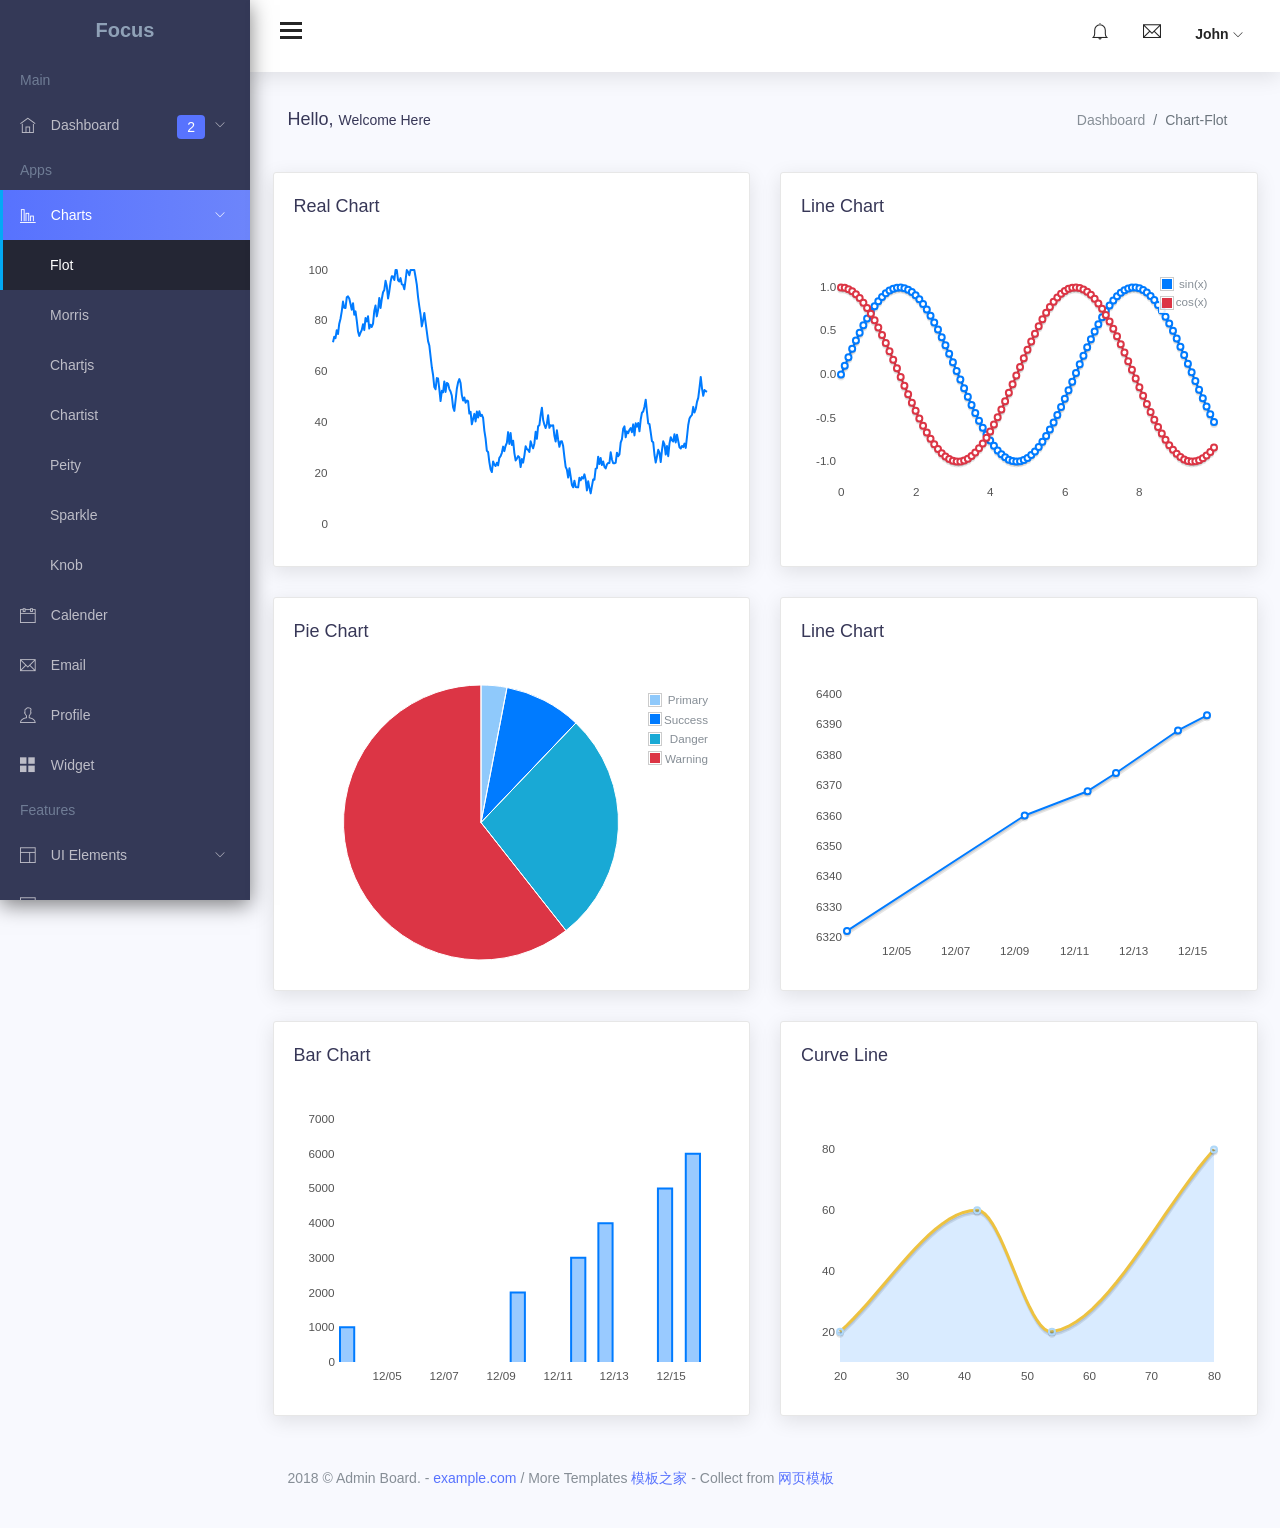
<file: src/main/resources/resources/html/chart-flot.html>
<!DOCTYPE html>
<html lang="en">

<head>
  <meta charset="utf-8">
  <meta http-equiv="X-UA-Compatible" content="IE=edge">
  <meta name="viewport" content="width=device-width, initial-scale=1">

  <title>Focus Admin: Flot Chart</title>

  <!-- ================= Favicon ================== -->
  <!-- Standard -->
  <link rel="shortcut icon" href="http://placehold.it/64.png/000/fff">
  <!-- Retina iPad Touch Icon-->
  <link rel="apple-touch-icon" sizes="144x144" href="http://placehold.it/144.png/000/fff">
  <!-- Retina iPhone Touch Icon-->
  <link rel="apple-touch-icon" sizes="114x114" href="http://placehold.it/114.png/000/fff">
  <!-- Standard iPad Touch Icon-->
  <link rel="apple-touch-icon" sizes="72x72" href="http://placehold.it/72.png/000/fff">
  <!-- Standard iPhone Touch Icon-->
  <link rel="apple-touch-icon" sizes="57x57" href="http://placehold.it/57.png/000/fff">

  <!-- Styles -->
  <link href="assets/css/lib/font-awesome.min.css" rel="stylesheet">
  <link href="assets/css/lib/themify-icons.css" rel="stylesheet">
  <link href="assets/css/lib/menubar/sidebar.css" rel="stylesheet">
  <link href="assets/css/lib/bootstrap.min.css" rel="stylesheet">

  <link href="assets/css/lib/helper.css" rel="stylesheet">
  <link href="assets/css/style.css" rel="stylesheet">


</head>

<body>

  <div class="sidebar sidebar-hide-to-small sidebar-shrink sidebar-gestures">
    <div class="nano">
      <div class="nano-content">
        <div class="logo">
          <a href="index.html">
            <!-- <img src="assets/images/logo.png" alt="" /> -->
            <span>Focus</span>
          </a>
        </div>
        <ul>
          <li class="label">Main</li>
          <li>
            <a class="sidebar-sub-toggle">
              <i class="ti-home"></i> Dashboard
              <span class="badge badge-primary">2</span>
              <span class="sidebar-collapse-icon ti-angle-down"></span>
            </a>
            <ul>
              <li>
                <a href="index.html">Dashboard 1</a>
              </li>
              <li>
                <a href="index1.html">Dashboard 2</a>
              </li>



            </ul>
          </li>

          <li class="label">Apps</li>
          <li>
            <a class="sidebar-sub-toggle">
              <i class="ti-bar-chart-alt"></i> Charts
              <span class="sidebar-collapse-icon ti-angle-down"></span>
            </a>
            <ul>
              <li>
                <a href="chart-flot.html">Flot</a>
              </li>
              <li>
                <a href="chart-morris.html">Morris</a>
              </li>
              <li>
                <a href="chartjs.html">Chartjs</a>
              </li>
              <li>
                <a href="chartist.html">Chartist</a>
              </li>
              <li>
                <a href="chart-peity.html">Peity</a>
              </li>
              <li>
                <a href="chart-sparkline.html">Sparkle</a>
              </li>
              <li>
                <a href="chart-knob.html">Knob</a>
              </li>
            </ul>
          </li>
          <li>
            <a href="app-event-calender.html">
              <i class="ti-calendar"></i> Calender </a>
          </li>
          <li>
            <a href="app-email.html">
              <i class="ti-email"></i> Email</a>
          </li>
          <li>
            <a href="app-profile.html">
              <i class="ti-user"></i> Profile</a>
          </li>
          <li>
            <a href="app-widget-card.html">
              <i class="ti-layout-grid2-alt"></i> Widget</a>
          </li>
          <li class="label">Features</li>
          <li>
            <a class="sidebar-sub-toggle">
              <i class="ti-layout"></i> UI Elements
              <span class="sidebar-collapse-icon ti-angle-down"></span>
            </a>
            <ul>
              <li>
                <a href="ui-typography.html">Typography</a>
              </li>
              <li>
                <a href="ui-alerts.html">Alerts</a>
              </li>

              <li>
                <a href="ui-button.html">Button</a>
              </li>
              <li>
                <a href="ui-dropdown.html">Dropdown</a>
              </li>

              <li>
                <a href="ui-list-group.html">List Group</a>
              </li>

              <li>
                <a href="ui-progressbar.html">Progressbar</a>
              </li>
              <li>
                <a href="ui-tab.html">Tab</a>
              </li>

            </ul>
          </li>
          <li>
            <a class="sidebar-sub-toggle">
              <i class="ti-panel"></i> Components
              <span class="sidebar-collapse-icon ti-angle-down"></span>
            </a>
            <ul>
              <li>
                <a href="uc-calendar.html">Calendar</a>
              </li>
              <li>
                <a href="uc-carousel.html">Carousel</a>
              </li>
              <li>
                <a href="uc-weather.html">Weather</a>
              </li>
              <li>
                <a href="uc-datamap.html">Datamap</a>
              </li>
              <li>
                <a href="uc-todo-list.html">To do</a>
              </li>
              <li>
                <a href="uc-scrollable.html">Scrollable</a>
              </li>
              <li>
                <a href="uc-sweetalert.html">Sweet Alert</a>
              </li>
              <li>
                <a href="uc-toastr.html">Toastr</a>
              </li>
              <li>
                <a href="uc-range-slider-basic.html">Basic Range Slider</a>
              </li>
              <li>
                <a href="uc-range-slider-advance.html">Advance Range Slider</a>
              </li>
              <li>
                <a href="uc-nestable.html">Nestable</a>
              </li>

              <li>
                <a href="uc-rating-bar-rating.html">Bar Rating</a>
              </li>
              <li>
                <a href="uc-rating-jRate.html">jRate</a>
              </li>
            </ul>
          </li>
          <li>
            <a class="sidebar-sub-toggle">
              <i class="ti-layout-grid4-alt"></i> Table
              <span class="sidebar-collapse-icon ti-angle-down"></span>
            </a>
            <ul>
              <li>
                <a href="table-basic.html">Basic</a>
              </li>

              <li>
                <a href="table-export.html">Datatable Export</a>
              </li>
              <li>
                <a href="table-row-select.html">Datatable Row Select</a>
              </li>
              <li>
                <a href="table-jsgrid.html">Editable </a>
              </li>
            </ul>
          </li>
          <li>
            <a class="sidebar-sub-toggle">
              <i class="ti-heart"></i> Icons
              <span class="sidebar-collapse-icon ti-angle-down"></span>
            </a>
            <ul>
              <li>
                <a href="font-themify.html">Themify</a>
              </li>
            </ul>
          </li>
          <li>
            <a class="sidebar-sub-toggle">
              <i class="ti-map"></i> Maps
              <span class="sidebar-collapse-icon ti-angle-down"></span>
            </a>
            <ul>
              <li>
                <a href="gmaps.html">Basic</a>
              </li>
              <li>
                <a href="vector-map.html">Vector Map</a>
              </li>
            </ul>
          </li>
          <li class="label">Form</li>
          <li>
            <a href="form-basic.html">
              <i class="ti-view-list-alt"></i> Basic Form </a>
          </li>
          <li class="label">Extra</li>
          <li>
            <a class="sidebar-sub-toggle">
              <i class="ti-files"></i> Invoice
              <span class="sidebar-collapse-icon ti-angle-down"></span>
            </a>
            <ul>
              <li>
                <a href="invoice.html">Basic</a>
              </li>
              <li>
                <a href="invoice-editable.html">Editable</a>
              </li>
            </ul>
          </li>
          <li>
            <a class="sidebar-sub-toggle">
              <i class="ti-target"></i> Pages
              <span class="sidebar-collapse-icon ti-angle-down"></span>
            </a>
            <ul>
              <li>
                <a href="page-login.html">Login</a>
              </li>
              <li>
                <a href="page-register.html">Register</a>
              </li>
              <li>
                <a href="page-reset-password.html">Forgot password</a>
              </li>
            </ul>
          </li>
          <li>
            <a href="../documentation/index.html">
              <i class="ti-file"></i> Documentation</a>
          </li>
          <li>
            <a>
              <i class="ti-close"></i> Logout</a>
          </li>
        </ul>
      </div>
    </div>
  </div>
  <!-- /# sidebar -->


  <div class="header">
    <div class="container-fluid">
      <div class="row">
        <div class="col-lg-12">
          <div class="float-left">
            <div class="hamburger sidebar-toggle">
              <span class="line"></span>
              <span class="line"></span>
              <span class="line"></span>
            </div>
          </div>
          <div class="float-right">
            <div class="dropdown dib">
              <div class="header-icon" data-toggle="dropdown">
                <i class="ti-bell"></i>
                <div class="drop-down dropdown-menu dropdown-menu-right">
                  <div class="dropdown-content-heading">
                    <span class="text-left">Recent Notifications</span>
                  </div>
                  <div class="dropdown-content-body">
                    <ul>
                      <li>
                        <a href="#">
                          <img class="pull-left m-r-10 avatar-img" src="assets/images/avatar/3.jpg" alt="" />
                          <div class="notification-content">
                            <small class="notification-timestamp pull-right">02:34 PM</small>
                            <div class="notification-heading">Mr. John</div>
                            <div class="notification-text">5 members joined today </div>
                          </div>
                        </a>
                      </li>
                      <li>
                        <a href="#">
                          <img class="pull-left m-r-10 avatar-img" src="assets/images/avatar/3.jpg" alt="" />
                          <div class="notification-content">
                            <small class="notification-timestamp pull-right">02:34 PM</small>
                            <div class="notification-heading">Mariam</div>
                            <div class="notification-text">likes a photo of you</div>
                          </div>
                        </a>
                      </li>
                      <li>
                        <a href="#">
                          <img class="pull-left m-r-10 avatar-img" src="assets/images/avatar/3.jpg" alt="" />
                          <div class="notification-content">
                            <small class="notification-timestamp pull-right">02:34 PM</small>
                            <div class="notification-heading">Tasnim</div>
                            <div class="notification-text">Hi Teddy, Just wanted to let you ...</div>
                          </div>
                        </a>
                      </li>
                      <li>
                        <a href="#">
                          <img class="pull-left m-r-10 avatar-img" src="assets/images/avatar/3.jpg" alt="" />
                          <div class="notification-content">
                            <small class="notification-timestamp pull-right">02:34 PM</small>
                            <div class="notification-heading">Mr. John</div>
                            <div class="notification-text">Hi Teddy, Just wanted to let you ...</div>
                          </div>
                        </a>
                      </li>
                      <li class="text-center">
                        <a href="#" class="more-link">See All</a>
                      </li>
                    </ul>
                  </div>
                </div>
              </div>
            </div>
            <div class="dropdown dib">
              <div class="header-icon" data-toggle="dropdown">
                <i class="ti-email"></i>
                <div class="drop-down dropdown-menu dropdown-menu-right">
                  <div class="dropdown-content-heading">
                    <span class="text-left">2 New Messages</span>
                    <a href="email.html">
                      <i class="ti-pencil-alt pull-right"></i>
                    </a>
                  </div>
                  <div class="dropdown-content-body">
                    <ul>
                      <li class="notification-unread">
                        <a href="#">
                          <img class="pull-left m-r-10 avatar-img" src="assets/images/avatar/1.jpg" alt="" />
                          <div class="notification-content">
                            <small class="notification-timestamp pull-right">02:34 PM</small>
                            <div class="notification-heading">Michael Qin</div>
                            <div class="notification-text">Hi Teddy, Just wanted to let you ...</div>
                          </div>
                        </a>
                      </li>
                      <li class="notification-unread">
                        <a href="#">
                          <img class="pull-left m-r-10 avatar-img" src="assets/images/avatar/2.jpg" alt="" />
                          <div class="notification-content">
                            <small class="notification-timestamp pull-right">02:34 PM</small>
                            <div class="notification-heading">Mr. John</div>
                            <div class="notification-text">Hi Teddy, Just wanted to let you ...</div>
                          </div>
                        </a>
                      </li>
                      <li>
                        <a href="#">
                          <img class="pull-left m-r-10 avatar-img" src="assets/images/avatar/3.jpg" alt="" />
                          <div class="notification-content">
                            <small class="notification-timestamp pull-right">02:34 PM</small>
                            <div class="notification-heading">Michael Qin</div>
                            <div class="notification-text">Hi Teddy, Just wanted to let you ...</div>
                          </div>
                        </a>
                      </li>
                      <li>
                        <a href="#">
                          <img class="pull-left m-r-10 avatar-img" src="assets/images/avatar/2.jpg" alt="" />
                          <div class="notification-content">
                            <small class="notification-timestamp pull-right">02:34 PM</small>
                            <div class="notification-heading">Mr. John</div>
                            <div class="notification-text">Hi Teddy, Just wanted to let you ...</div>
                          </div>
                        </a>
                      </li>
                      <li class="text-center">
                        <a href="#" class="more-link">See All</a>
                      </li>
                    </ul>
                  </div>
                </div>
              </div>
            </div>
            <div class="dropdown dib">
              <div class="header-icon" data-toggle="dropdown">
                <span class="user-avatar">John
                  <i class="ti-angle-down f-s-10"></i>
                </span>
                <div class="drop-down dropdown-profile dropdown-menu dropdown-menu-right">
                  <div class="dropdown-content-heading">
                    <span class="text-left">Upgrade Now</span>
                    <p class="trial-day">30 Days Trail</p>
                  </div>
                  <div class="dropdown-content-body">
                    <ul>
                      <li>
                        <a href="#">
                          <i class="ti-user"></i>
                          <span>Profile</span>
                        </a>
                      </li>

                      <li>
                        <a href="#">
                          <i class="ti-email"></i>
                          <span>Inbox</span>
                        </a>
                      </li>
                      <li>
                        <a href="#">
                          <i class="ti-settings"></i>
                          <span>Setting</span>
                        </a>
                      </li>

                      <li>
                        <a href="#">
                          <i class="ti-lock"></i>
                          <span>Lock Screen</span>
                        </a>
                      </li>
                      <li>
                        <a href="#">
                          <i class="ti-power-off"></i>
                          <span>Logout</span>
                        </a>
                      </li>
                    </ul>
                  </div>
                </div>
              </div>
            </div>
          </div>
        </div>
      </div>
    </div>
  </div>


  <div class="content-wrap">
    <div class="main">
      <div class="container-fluid">
        <div class="row">
          <div class="col-lg-8 p-r-0 title-margin-right">
            <div class="page-header">
              <div class="page-title">
                <h1>Hello,
                  <span>Welcome Here</span>
                </h1>
              </div>
            </div>
          </div>
          <!-- /# column -->
          <div class="col-lg-4 p-l-0 title-margin-left">
            <div class="page-header">
              <div class="page-title">
                <ol class="breadcrumb">
                  <li class="breadcrumb-item">
                    <a href="#">Dashboard</a>
                  </li>
                  <li class="breadcrumb-item active">Chart-Flot</li>
                </ol>
              </div>
            </div>
          </div>
          <!-- /# column -->
        </div>
        <!-- /# row -->
        <section id="main-content">
          <div class="row">
            <div class="col-lg-6">
              <div class="card">
                <div class="card-title">
                  <h4>Real Chart</h4>
                </div>
                <div class="flot-container">
                  <div id="cpu-load" class="cpu-load"></div>
                </div>
              </div>
              <!-- /# card -->
            </div>
            <!-- /# column -->

            <div class="col-lg-6">
              <div class="card">
                <div class="card-title">
                  <h4>Line Chart</h4>
                </div>
                <div class="flot-container">
                  <div id="flot-line" class="flot-line"></div>
                </div>
              </div>
              <!-- /# card -->
            </div>
            <!-- /# column -->
          </div>
          <!-- /# row -->
          <div class="row">
            <div class="col-lg-6">
              <div class="card">
                <div class="card-title">
                  <h4>Pie Chart</h4>
                </div>
                <div class="flot-container">
                  <div id="flot-pie" class="flot-pie-container"></div>
                </div>
              </div>
              <!-- /# card -->
            </div>
            <!-- /# column -->

            <div class="col-lg-6">
              <div class="card">
                <div class="card-title">
                  <h4>Line Chart</h4>
                </div>
                <div class="flot-container">
                  <div id="chart1"></div>
                </div>
              </div>
              <!-- /# card -->
            </div>
            <!-- /# column -->
          </div>
          <!-- /# row -->
          <div class="row">
            <div class="col-lg-6">
              <div class="card">
                <div class="card-title">
                  <h4>Bar Chart</h4>
                </div>
                <div class="flot-container">
                  <div id="flotBar"></div>
                </div>
              </div>
              <!-- /# card -->
            </div>
            <!-- /# column -->

            <div class="col-lg-6">
              <div class="card">
                <div class="card-title">
                  <h4>Curve Line</h4>
                </div>
                <div class="flot-container">
                  <div id="flotCurve"></div>
                </div>
              </div>
              <!-- /# card -->
            </div>
            <!-- /# column -->
          </div>
          <!-- /# row -->

          <div class="row">
            <div class="col-lg-12">
              <div class="footer">
                <p>2018 © Admin Board. - <a href="#">example.com</a> / More Templates <a href="http://www.cssmoban.com/" target="_blank" title="模板之家">模板之家</a> - Collect from <a href="http://www.cssmoban.com/" title="网页模板" target="_blank">网页模板</a></p>
              </div>
            </div>
          </div>
        </section>
      </div>
    </div>
  </div>




  <div id="search">
    <button type="button" class="close">×</button>
    <form>
      <input type="search" value="" placeholder="type keyword(s) here" />
      <button type="submit" class="btn btn-primary">Search</button>
    </form>
  </div>
  <!-- jquery vendor -->
  <script src="assets/js/lib/jquery.min.js"></script>
  <script src="assets/js/lib/jquery.nanoscroller.min.js"></script>
  <script src="assets/js/lib/menubar/sidebar.js"></script>
  <script src="assets/js/lib/preloader/pace.min.js"></script>
  <script src="assets/js/scripts.js"></script>


  <!--  flot-chart js -->
  <script src="assets/js/lib/flot-chart/excanvas.min.js"></script>
  <script src="assets/js/lib/flot-chart/jquery.flot.js"></script>
  <script src="assets/js/lib/flot-chart/jquery.flot.pie.js"></script>
  <script src="assets/js/lib/flot-chart/jquery.flot.time.js"></script>
  <script src="assets/js/lib/flot-chart/jquery.flot.stack.js"></script>
  <script src="assets/js/lib/flot-chart/jquery.flot.resize.js"></script>
  <script src="assets/js/lib/flot-chart/jquery.flot.crosshair.js"></script>
  <script src="assets/js/lib/flot-chart/curvedLines.js"></script>
  <script src="assets/js/lib/flot-chart/flot-tooltip/jquery.flot.tooltip.min.js"></script>
  <script src="assets/js/lib/flot-chart/flot-chart-init.js"></script>


</body>

</html>
</file>
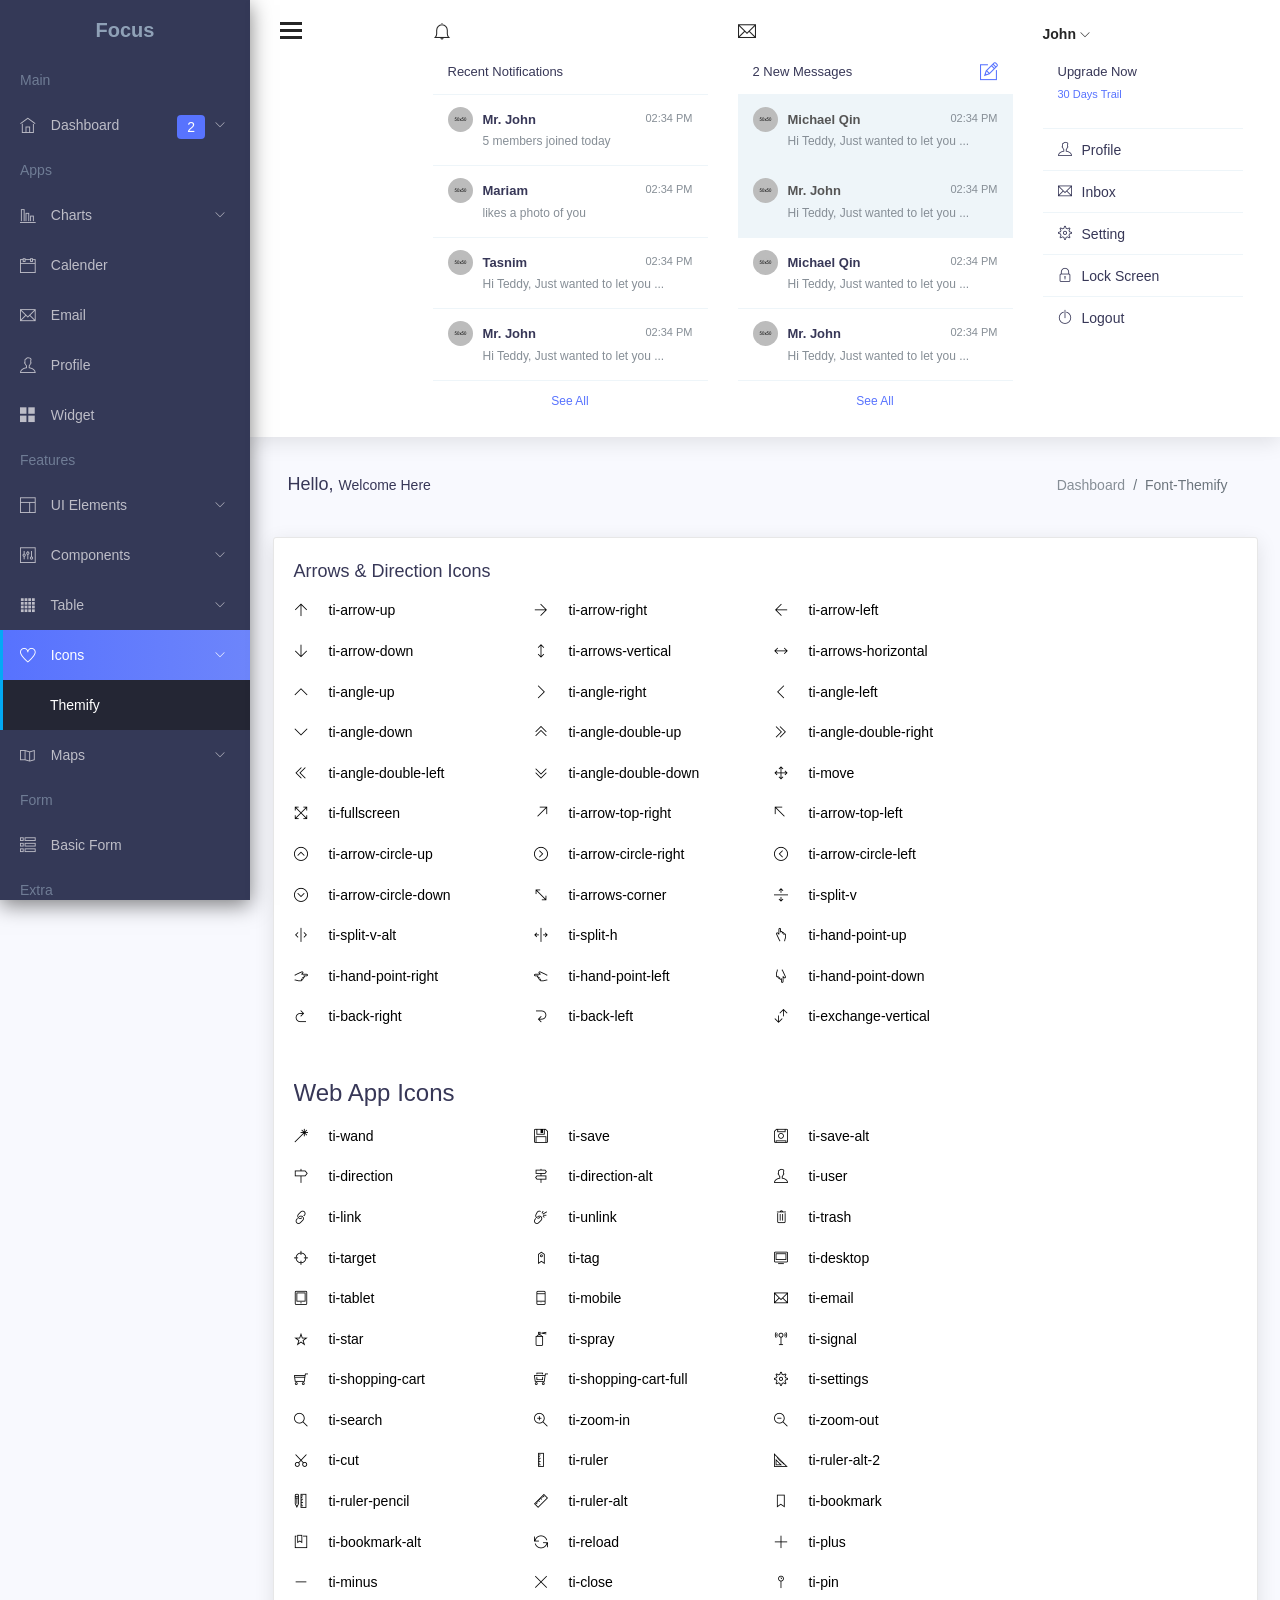
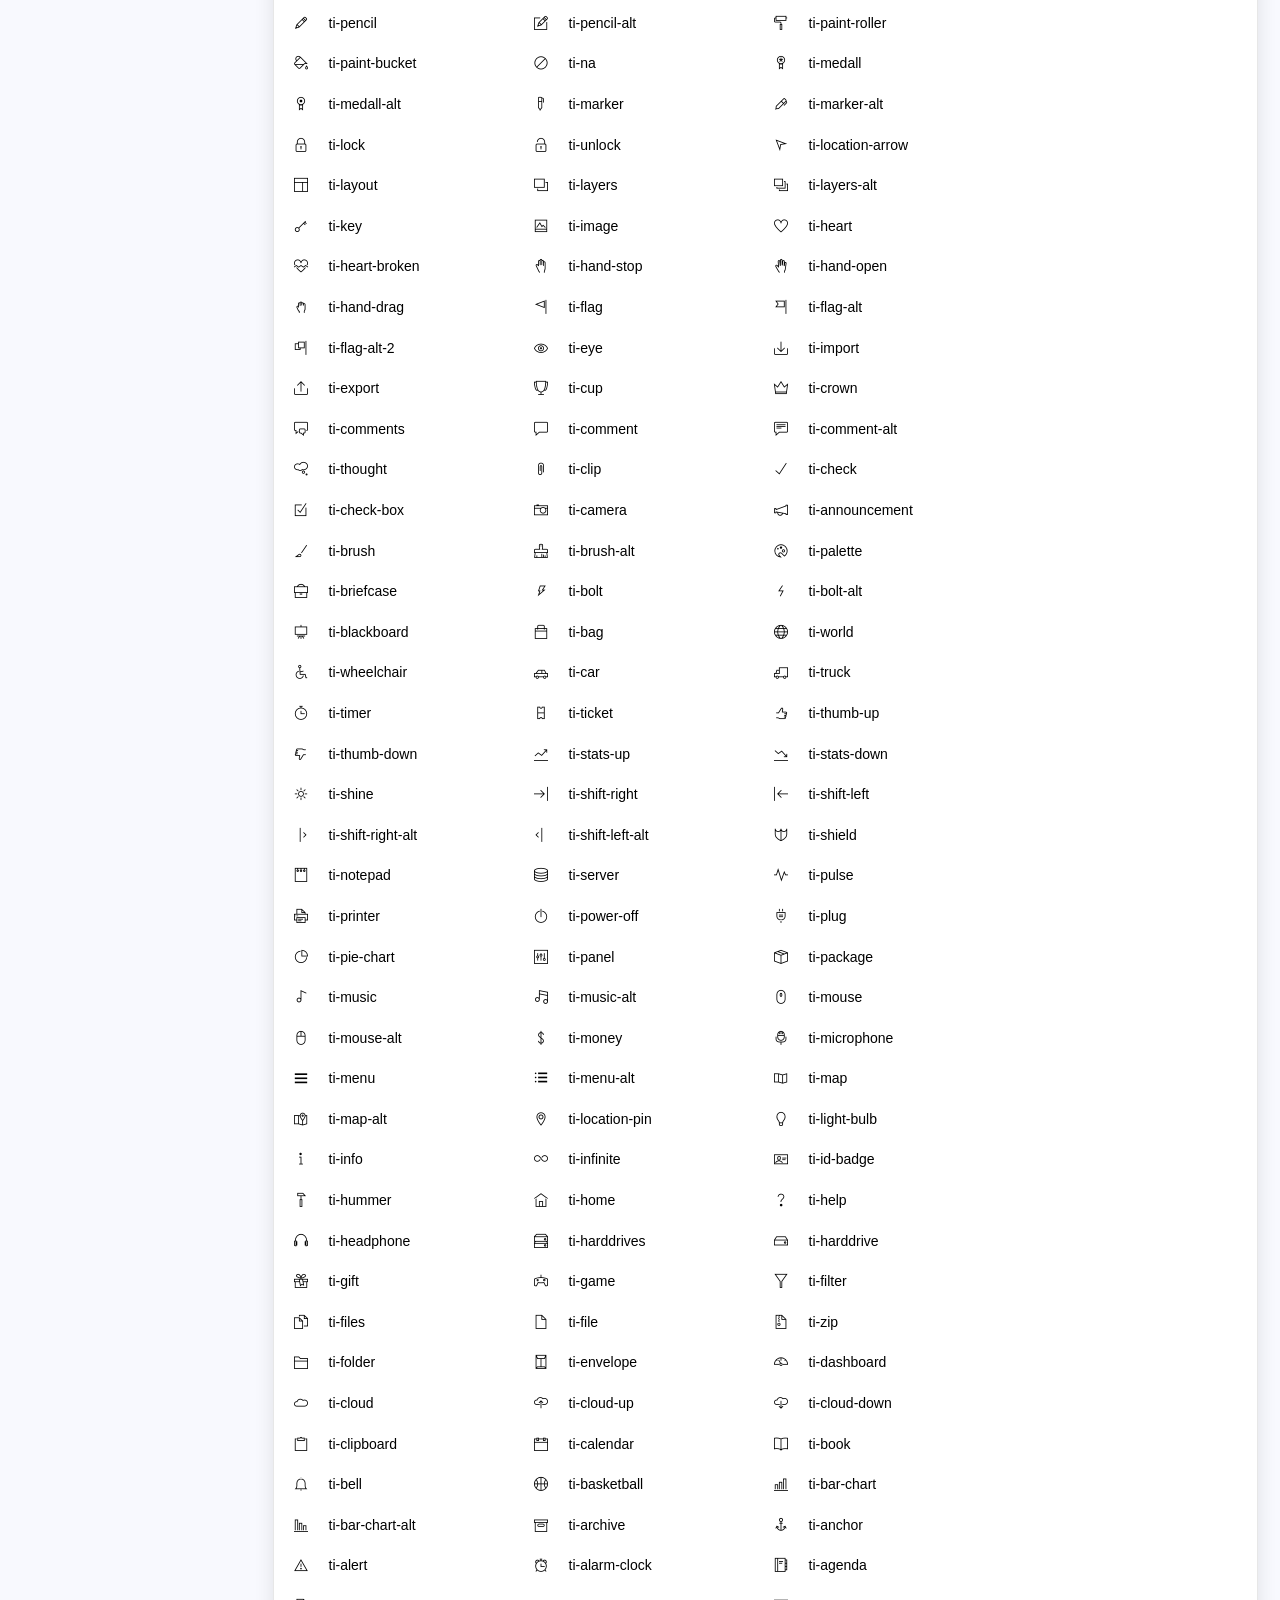
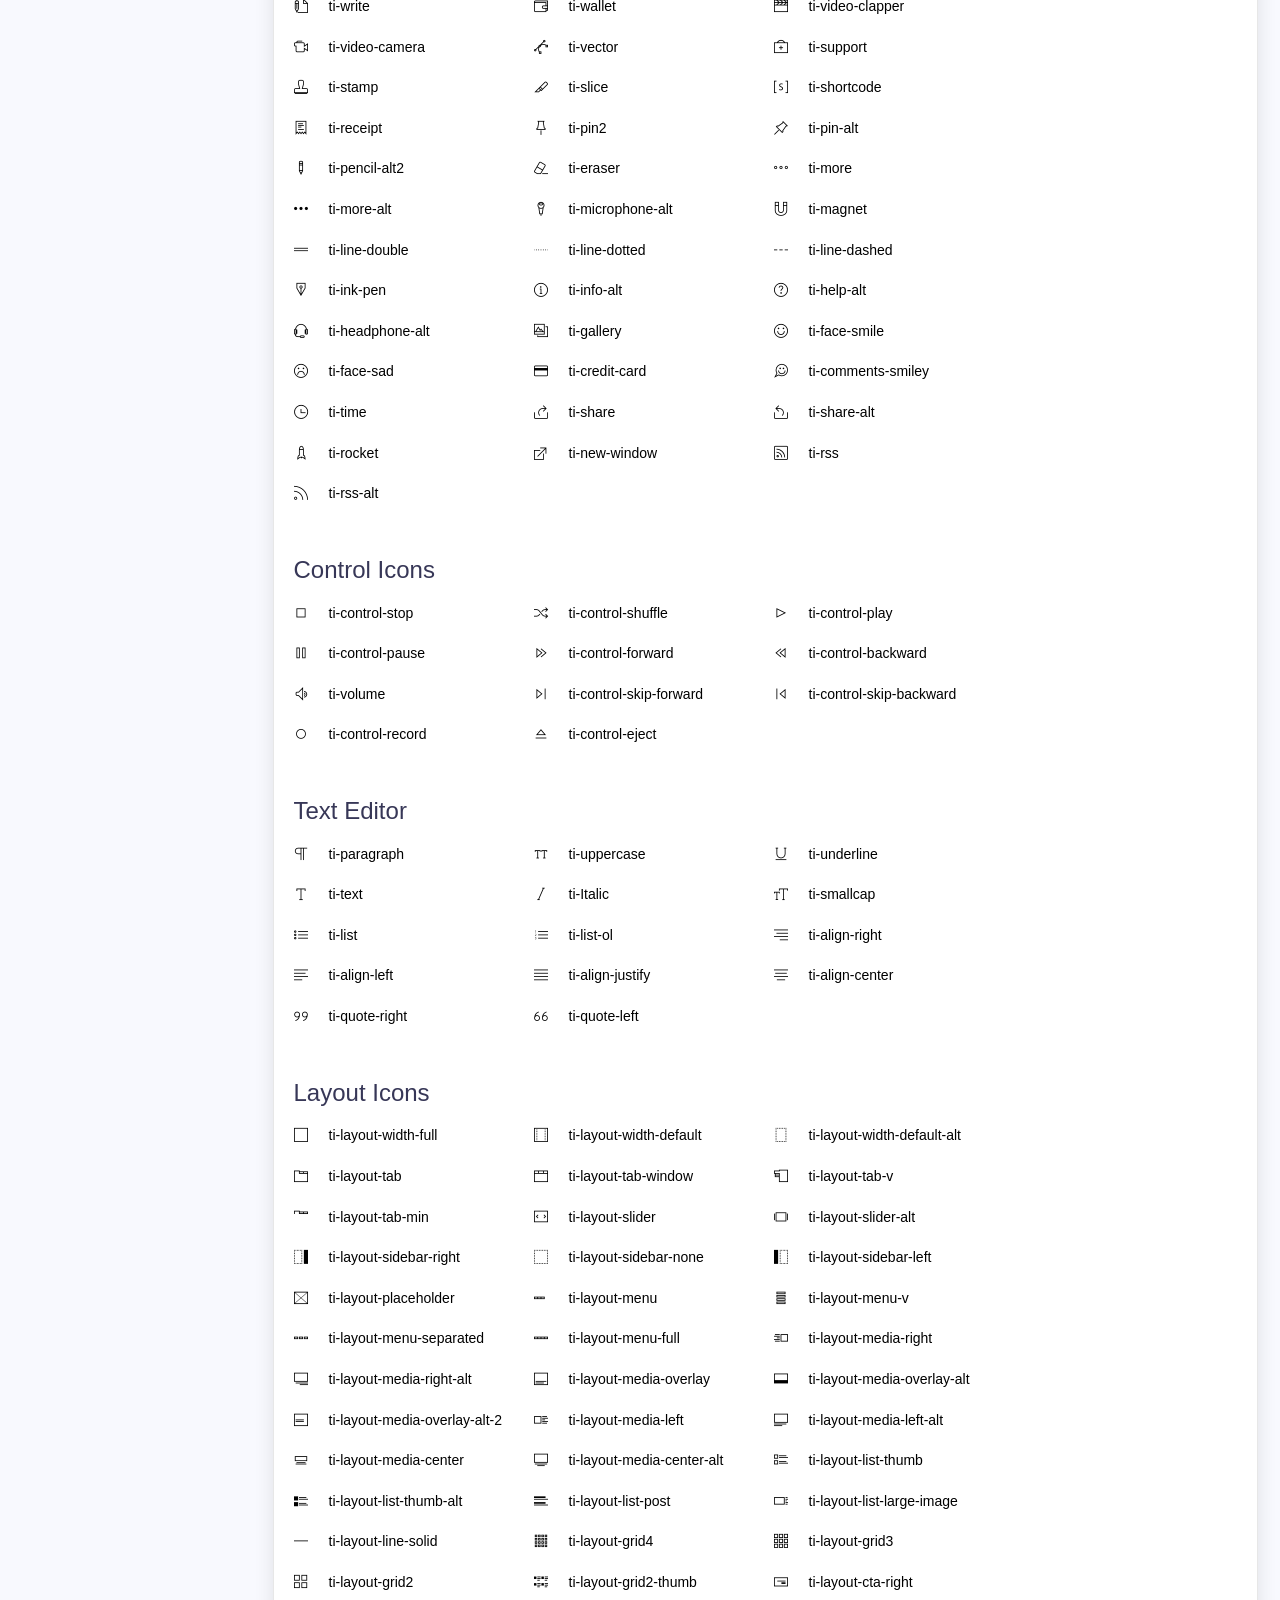
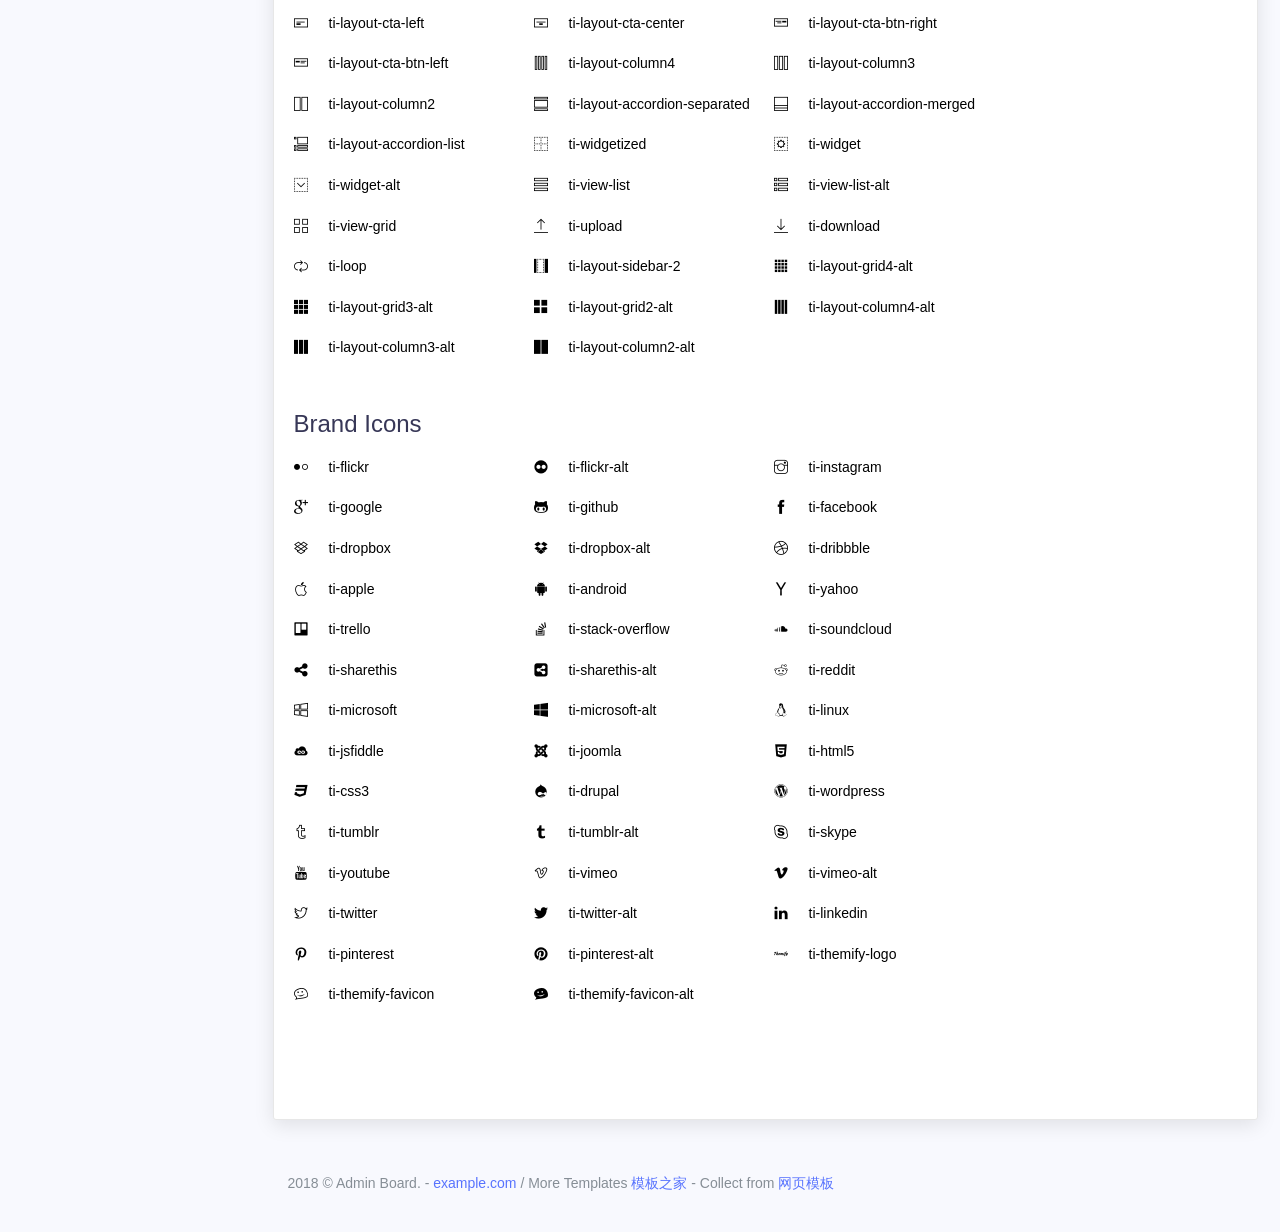
<file: src/main/resources/resources/html/font-themify.html>
<!DOCTYPE html>
<html lang="en">

  <head>
    <meta charset="utf-8">
    <meta http-equiv="X-UA-Compatible" content="IE=edge">
    <meta name="viewport" content="width=device-width, initial-scale=1">

    <title>Focus Admin: Themify Icon</title>

    <!-- ================= Favicon ================== -->
    <!-- Standard -->
    <link rel="shortcut icon" href="http://placehold.it/64.png/000/fff">
    <!-- Retina iPad Touch Icon-->
    <link rel="apple-touch-icon" sizes="144x144" href="http://placehold.it/144.png/000/fff">
    <!-- Retina iPhone Touch Icon-->
    <link rel="apple-touch-icon" sizes="114x114" href="http://placehold.it/114.png/000/fff">
    <!-- Standard iPad Touch Icon-->
    <link rel="apple-touch-icon" sizes="72x72" href="http://placehold.it/72.png/000/fff">
    <!-- Standard iPhone Touch Icon-->
    <link rel="apple-touch-icon" sizes="57x57" href="http://placehold.it/57.png/000/fff">

    <!-- Styles -->
    <link href="assets/css/lib/font-awesome.min.css" rel="stylesheet">
    <link href="assets/css/lib/themify-icons.css" rel="stylesheet">
    <link href="assets/css/lib/menubar/sidebar.css" rel="stylesheet">
    <link href="assets/css/lib/bootstrap.min.css" rel="stylesheet">
    
    <link href="assets/css/lib/helper.css" rel="stylesheet">
    <link href="assets/css/style.css" rel="stylesheet">
  </head>

  <body>


    <div class="sidebar sidebar-hide-to-small sidebar-shrink sidebar-gestures">
      <div class="nano">
        <div class="nano-content">
          <div class="logo"><a href="index.html"><!-- <img src="assets/images/logo.png" alt="" /> --><span>Focus</span></a></div>
          <ul>
            <li class="label">Main</li>
            <li><a class="sidebar-sub-toggle"><i class="ti-home"></i> Dashboard <span class="badge badge-primary">2</span> <span class="sidebar-collapse-icon ti-angle-down"></span></a>
              <ul>
                <li><a href="index.html">Dashboard 1</a></li>
                <li><a href="index1.html">Dashboard 2</a></li>
                
                
                
              </ul>
            </li>

            <li class="label">Apps</li>
            <li><a class="sidebar-sub-toggle"><i class="ti-bar-chart-alt"></i>  Charts  <span class="sidebar-collapse-icon ti-angle-down"></span></a>
              <ul>
                <li><a href="chart-flot.html">Flot</a></li>
                <li><a href="chart-morris.html">Morris</a></li>
                <li><a href="chartjs.html">Chartjs</a></li>
                <li><a href="chartist.html">Chartist</a></li>
                <li><a href="chart-peity.html">Peity</a></li>
                <li><a href="chart-sparkline.html">Sparkle</a></li>
                <li><a href="chart-knob.html">Knob</a></li>
              </ul>
            </li>
            <li><a href="app-event-calender.html"><i class="ti-calendar"></i> Calender </a></li>
            <li><a href="app-email.html"><i class="ti-email"></i> Email</a></li>
            <li><a href="app-profile.html"><i class="ti-user"></i> Profile</a></li>
            <li><a href="app-widget-card.html"><i class="ti-layout-grid2-alt"></i> Widget</a></li>
            <li class="label">Features</li>
            <li><a class="sidebar-sub-toggle"><i class="ti-layout"></i> UI Elements <span class="sidebar-collapse-icon ti-angle-down"></span></a>
              <ul>
                <li><a href="ui-typography.html">Typography</a></li>
                <li><a href="ui-alerts.html">Alerts</a></li>

                <li><a href="ui-button.html">Button</a></li>
                <li><a href="ui-dropdown.html">Dropdown</a></li>

                <li><a href="ui-list-group.html">List Group</a></li>

                <li><a href="ui-progressbar.html">Progressbar</a></li>
                <li><a href="ui-tab.html">Tab</a></li>

              </ul>
            </li>
            <li><a class="sidebar-sub-toggle"><i class="ti-panel"></i> Components <span class="sidebar-collapse-icon ti-angle-down"></span></a>
              <ul>
                <li><a href="uc-calendar.html">Calendar</a></li>
                <li><a href="uc-carousel.html">Carousel</a></li>
                <li><a href="uc-weather.html">Weather</a></li>
                <li><a href="uc-datamap.html">Datamap</a></li>
                <li><a href="uc-todo-list.html">To do</a></li>
                <li><a href="uc-scrollable.html">Scrollable</a></li>
                <li><a href="uc-sweetalert.html">Sweet Alert</a></li>
                <li><a href="uc-toastr.html">Toastr</a></li>
                <li><a href="uc-range-slider-basic.html">Basic Range Slider</a></li>
                <li><a href="uc-range-slider-advance.html">Advance Range Slider</a></li>
                <li><a href="uc-nestable.html">Nestable</a></li>

                <li><a href="uc-rating-bar-rating.html">Bar Rating</a></li>
                <li><a href="uc-rating-jRate.html">jRate</a></li>
              </ul>
            </li>
            <li><a class="sidebar-sub-toggle"><i class="ti-layout-grid4-alt"></i> Table <span class="sidebar-collapse-icon ti-angle-down"></span></a>
              <ul>
                <li><a href="table-basic.html">Basic</a></li>

                <li><a href="table-export.html">Datatable Export</a></li>
                <li><a href="table-row-select.html">Datatable Row Select</a></li>
                <li><a href="table-jsgrid.html">Editable </a></li>
              </ul>
            </li>
            <li><a class="sidebar-sub-toggle"><i class="ti-heart"></i> Icons <span class="sidebar-collapse-icon ti-angle-down"></span></a>
              <ul>
                <li><a href="font-themify.html">Themify</a></li>
              </ul>
            </li>
            <li><a class="sidebar-sub-toggle"><i class="ti-map"></i> Maps <span class="sidebar-collapse-icon ti-angle-down"></span></a>
              <ul>
                <li><a href="gmaps.html">Basic</a></li>
                <li><a href="vector-map.html">Vector Map</a></li>
              </ul>
            </li>
            <li class="label">Form</li>
            <li><a href="form-basic.html"><i class="ti-view-list-alt"></i> Basic Form </a></li>
            <li class="label">Extra</li>
            <li><a class="sidebar-sub-toggle"><i class="ti-files"></i> Invoice <span class="sidebar-collapse-icon ti-angle-down"></span></a>
              <ul>
                <li><a href="invoice.html">Basic</a></li>
                <li><a href="invoice-editable.html">Editable</a></li>
              </ul>
            </li>
            <li><a class="sidebar-sub-toggle"><i class="ti-target"></i> Pages <span class="sidebar-collapse-icon ti-angle-down"></span></a>
              <ul>
                <li><a href="page-login.html">Login</a></li>
                <li><a href="page-register.html">Register</a></li>
                <li><a href="page-reset-password.html">Forgot password</a></li>
              </ul>
            </li>
            <li><a href="../documentation/index.html"><i class="ti-file"></i> Documentation</a></li>
            <li><a><i class="ti-close"></i> Logout</a></li>
          </ul>
        </div>
      </div>
    </div>
    <!-- /# sidebar -->


    <div class="header">
      <div class="container-fluid">
        <div class="row">
          <div class="col-lg-12">
            <div class="float-left">
              <div class="hamburger sidebar-toggle">
                <span class="line"></span>
                <span class="line"></span>
                <span class="line"></span>
              </div>
            </div>
            <div class="float-right">
              <ul>

                <li class="header-icon dib"><i class="ti-bell"></i>
                  <div class="drop-down">
                    <div class="dropdown-content-heading">
                      <span class="text-left">Recent Notifications</span>
                    </div>
                    <div class="dropdown-content-body">
                      <ul>
                        <li>
                          <a href="#">
                                                <img class="pull-left m-r-10 avatar-img" src="assets/images/avatar/3.jpg" alt="" />
                                                <div class="notification-content">
                                                    <small class="notification-timestamp pull-right">02:34 PM</small>
                                                    <div class="notification-heading">Mr. John</div>
                                                    <div class="notification-text">5 members joined today </div>
                                                </div>
                                            </a>
                        </li>
                        <li>
                          <a href="#">
                                                <img class="pull-left m-r-10 avatar-img" src="assets/images/avatar/3.jpg" alt="" />
                                                <div class="notification-content">
                                                    <small class="notification-timestamp pull-right">02:34 PM</small>
                                                    <div class="notification-heading">Mariam</div>
                                                    <div class="notification-text">likes a photo of you</div>
                                                </div>
                                            </a>
                        </li>
                        <li>
                          <a href="#">
                                                <img class="pull-left m-r-10 avatar-img" src="assets/images/avatar/3.jpg" alt="" />
                                                <div class="notification-content">
                                                    <small class="notification-timestamp pull-right">02:34 PM</small>
                                                    <div class="notification-heading">Tasnim</div>
                                                    <div class="notification-text">Hi Teddy, Just wanted to let you ...</div>
                                                </div>
                                            </a>
                        </li>
                        <li>
                          <a href="#">
                                                <img class="pull-left m-r-10 avatar-img" src="assets/images/avatar/3.jpg" alt="" />
                                                <div class="notification-content">
                                                    <small class="notification-timestamp pull-right">02:34 PM</small>
                                                    <div class="notification-heading">Mr. John</div>
                                                    <div class="notification-text">Hi Teddy, Just wanted to let you ...</div>
                                                </div>
                                            </a>
                        </li>
                        <li class="text-center">
                          <a href="#" class="more-link">See All</a>
                        </li>
                      </ul>
                    </div>
                  </div>
                </li>
                <li class="header-icon dib"><i class="ti-email"></i>
                  <div class="drop-down">
                    <div class="dropdown-content-heading">
                      <span class="text-left">2 New Messages</span>
                      <a href="email.html"><i class="ti-pencil-alt pull-right"></i></a>
                    </div>
                    <div class="dropdown-content-body">
                      <ul>
                        <li class="notification-unread">
                          <a href="#">
                                                <img class="pull-left m-r-10 avatar-img" src="assets/images/avatar/1.jpg" alt="" />
                                                <div class="notification-content">
                                                    <small class="notification-timestamp pull-right">02:34 PM</small>
                                                    <div class="notification-heading">Michael Qin</div>
                                                    <div class="notification-text">Hi Teddy, Just wanted to let you ...</div>
                                                </div>
                                            </a>
                        </li>
                        <li class="notification-unread">
                          <a href="#">
                                                <img class="pull-left m-r-10 avatar-img" src="assets/images/avatar/2.jpg" alt="" />
                                                <div class="notification-content">
                                                    <small class="notification-timestamp pull-right">02:34 PM</small>
                                                    <div class="notification-heading">Mr. John</div>
                                                    <div class="notification-text">Hi Teddy, Just wanted to let you ...</div>
                                                </div>
                                            </a>
                        </li>
                        <li>
                          <a href="#">
                                                <img class="pull-left m-r-10 avatar-img" src="assets/images/avatar/3.jpg" alt="" />
                                                <div class="notification-content">
                                                    <small class="notification-timestamp pull-right">02:34 PM</small>
                                                    <div class="notification-heading">Michael Qin</div>
                                                    <div class="notification-text">Hi Teddy, Just wanted to let you ...</div>
                                                </div>
                                            </a>
                        </li>
                        <li>
                          <a href="#">
                                                <img class="pull-left m-r-10 avatar-img" src="assets/images/avatar/2.jpg" alt="" />
                                                <div class="notification-content">
                                                    <small class="notification-timestamp pull-right">02:34 PM</small>
                                                    <div class="notification-heading">Mr. John</div>
                                                    <div class="notification-text">Hi Teddy, Just wanted to let you ...</div>
                                                </div>
                                            </a>
                        </li>
                        <li class="text-center">
                          <a href="#" class="more-link">See All</a>
                        </li>
                      </ul>
                    </div>
                  </div>
                </li>
                <li class="header-icon dib"><span class="user-avatar">John <i class="ti-angle-down f-s-10"></i></span>
                  <div class="drop-down dropdown-profile">
                    <div class="dropdown-content-heading">
                      <span class="text-left">Upgrade Now</span>
                      <p class="trial-day">30 Days Trail</p>
                    </div>
                    <div class="dropdown-content-body">
                      <ul>
                        <li><a href="#"><i class="ti-user"></i> <span>Profile</span></a></li>

                        <li><a href="#"><i class="ti-email"></i> <span>Inbox</span></a></li>
                        <li><a href="#"><i class="ti-settings"></i> <span>Setting</span></a></li>

                        <li><a href="#"><i class="ti-lock"></i> <span>Lock Screen</span></a></li>
                        <li><a href="#"><i class="ti-power-off"></i> <span>Logout</span></a></li>
                      </ul>
                    </div>
                  </div>
                </li>
              </ul>
            </div>
          </div>
        </div>
      </div>
    </div>




    <div class="content-wrap">
      <div class="main">
        <div class="container-fluid">
          <div class="row">
            <div class="col-lg-8 p-r-0 title-margin-right">
              <div class="page-header">
                <div class="page-title">
                  <h1>Hello, <span>Welcome Here</span></h1>
                </div>
              </div>
            </div>
            <!-- /# column -->
            <div class="col-lg-4 p-l-0 title-margin-left">
              <div class="page-header">
                <div class="page-title">
                  <ol class="breadcrumb">
                    <li class="breadcrumb-item"><a href="#">Dashboard</a></li>
                    <li class="breadcrumb-item active">Font-Themify</li>
                  </ol>
                </div>
              </div>
            </div>
            <!-- /# column -->
          </div>
          <!-- /# row -->
          <section id="main-content">
            <div class="row">
              <div class="col-lg-12">
                <div class="card">
                  <div class="card-title">
                    <h4>Arrows &amp; Direction Icons </h4>
                  </div>
                  <div class="card-body">
                    <div class="icon-section">

                      <div class="icon-section">

                        <div class="icon-container">
                          <span class="ti-arrow-up"></span><span class="icon-name"> ti-arrow-up</span>
                        </div>
                        <div class="icon-container">
                          <span class="ti-arrow-right"></span><span class="icon-name"> ti-arrow-right</span>
                        </div>
                        <div class="icon-container">
                          <span class="ti-arrow-left"></span><span class="icon-name"> ti-arrow-left</span>
                        </div>
                        <div class="icon-container">
                          <span class="ti-arrow-down"></span><span class="icon-name"> ti-arrow-down</span>
                        </div>
                        <div class="icon-container">
                          <span class="ti-arrows-vertical"></span><span class="icon-name"> ti-arrows-vertical</span>
                        </div>
                        <div class="icon-container">
                          <span class="ti-arrows-horizontal"></span><span class="icon-name"> ti-arrows-horizontal</span>
                        </div>
                        <div class="icon-container">
                          <span class="ti-angle-up"></span><span class="icon-name"> ti-angle-up</span>
                        </div>
                        <div class="icon-container">
                          <span class="ti-angle-right"></span><span class="icon-name"> ti-angle-right</span>
                        </div>
                        <div class="icon-container">
                          <span class="ti-angle-left"></span><span class="icon-name"> ti-angle-left</span>
                        </div>
                        <div class="icon-container">
                          <span class="ti-angle-down"></span><span class="icon-name"> ti-angle-down</span>
                        </div>
                        <div class="icon-container">
                          <span class="ti-angle-double-up"></span><span class="icon-name"> ti-angle-double-up</span>
                        </div>
                        <div class="icon-container">
                          <span class="ti-angle-double-right"></span><span class="icon-name"> ti-angle-double-right</span>
                        </div>
                        <div class="icon-container">
                          <span class="ti-angle-double-left"></span><span class="icon-name"> ti-angle-double-left</span>
                        </div>
                        <div class="icon-container">
                          <span class="ti-angle-double-down"></span><span class="icon-name"> ti-angle-double-down</span>
                        </div>
                        <div class="icon-container">
                          <span class="ti-move"></span><span class="icon-name"> ti-move</span>
                        </div>
                        <div class="icon-container">
                          <span class="ti-fullscreen"></span><span class="icon-name"> ti-fullscreen</span>
                        </div>
                        <div class="icon-container">
                          <span class="ti-arrow-top-right"></span><span class="icon-name"> ti-arrow-top-right</span>
                        </div>
                        <div class="icon-container">
                          <span class="ti-arrow-top-left"></span><span class="icon-name"> ti-arrow-top-left</span>
                        </div>
                        <div class="icon-container">
                          <span class="ti-arrow-circle-up"></span><span class="icon-name"> ti-arrow-circle-up</span>
                        </div>
                        <div class="icon-container">
                          <span class="ti-arrow-circle-right"></span><span class="icon-name"> ti-arrow-circle-right</span>
                        </div>
                        <div class="icon-container">
                          <span class="ti-arrow-circle-left"></span><span class="icon-name"> ti-arrow-circle-left</span>
                        </div>
                        <div class="icon-container">
                          <span class="ti-arrow-circle-down"></span><span class="icon-name"> ti-arrow-circle-down</span>
                        </div>
                        <div class="icon-container">
                          <span class="ti-arrows-corner"></span><span class="icon-name"> ti-arrows-corner</span>
                        </div>
                        <div class="icon-container">
                          <span class="ti-split-v"></span><span class="icon-name"> ti-split-v</span>
                        </div>

                        <div class="icon-container">
                          <span class="ti-split-v-alt"></span><span class="icon-name"> ti-split-v-alt</span>
                        </div>
                        <div class="icon-container">
                          <span class="ti-split-h"></span><span class="icon-name"> ti-split-h</span>
                        </div>
                        <div class="icon-container">
                          <span class="ti-hand-point-up"></span><span class="icon-name"> ti-hand-point-up</span>
                        </div>
                        <div class="icon-container">
                          <span class="ti-hand-point-right"></span><span class="icon-name"> ti-hand-point-right</span>
                        </div>
                        <div class="icon-container">
                          <span class="ti-hand-point-left"></span><span class="icon-name"> ti-hand-point-left</span>
                        </div>
                        <div class="icon-container">
                          <span class="ti-hand-point-down"></span><span class="icon-name"> ti-hand-point-down</span>
                        </div>
                        <div class="icon-container">
                          <span class="ti-back-right"></span><span class="icon-name"> ti-back-right</span>
                        </div>
                        <div class="icon-container">
                          <span class="ti-back-left"></span><span class="icon-name"> ti-back-left</span>
                        </div>
                        <div class="icon-container">
                          <span class="ti-exchange-vertical"></span><span class="icon-name"> ti-exchange-vertical</span>
                        </div>

                      </div>
                      <!-- Arrows Icons -->



                      <h4>Web App Icons</h4>

                      <div class="icon-section">

                        <div class="icon-container">
                          <span class="ti-wand"></span><span class="icon-name"> ti-wand</span>
                        </div>
                        <div class="icon-container">
                          <span class="ti-save"></span><span class="icon-name"> ti-save</span>
                        </div>
                        <div class="icon-container">
                          <span class="ti-save-alt"></span><span class="icon-name"> ti-save-alt</span>
                        </div>

                        <div class="icon-container">
                          <span class="ti-direction"></span><span class="icon-name"> ti-direction</span>
                        </div>
                        <div class="icon-container">
                          <span class="ti-direction-alt"></span><span class="icon-name"> ti-direction-alt</span>
                        </div>
                        <div class="icon-container">
                          <span class="ti-user"></span><span class="icon-name"> ti-user</span>
                        </div>
                        <div class="icon-container">
                          <span class="ti-link"></span><span class="icon-name"> ti-link</span>
                        </div>
                        <div class="icon-container">
                          <span class="ti-unlink"></span><span class="icon-name"> ti-unlink</span>
                        </div>
                        <div class="icon-container">
                          <span class="ti-trash"></span><span class="icon-name"> ti-trash</span>
                        </div>
                        <div class="icon-container">
                          <span class="ti-target"></span><span class="icon-name"> ti-target</span>
                        </div>
                        <div class="icon-container">
                          <span class="ti-tag"></span><span class="icon-name"> ti-tag</span>
                        </div>
                        <div class="icon-container">
                          <span class="ti-desktop"></span><span class="icon-name"> ti-desktop</span>
                        </div>
                        <div class="icon-container">
                          <span class="ti-tablet"></span><span class="icon-name"> ti-tablet</span>
                        </div>
                        <div class="icon-container">
                          <span class="ti-mobile"></span><span class="icon-name"> ti-mobile</span>
                        </div>
                        <div class="icon-container">
                          <span class="ti-email"></span><span class="icon-name"> ti-email</span>
                        </div>
                        <div class="icon-container">
                          <span class="ti-star"></span><span class="icon-name"> ti-star</span>
                        </div>
                        <div class="icon-container">
                          <span class="ti-spray"></span><span class="icon-name"> ti-spray</span>
                        </div>
                        <div class="icon-container">
                          <span class="ti-signal"></span><span class="icon-name"> ti-signal</span>
                        </div>
                        <div class="icon-container">
                          <span class="ti-shopping-cart"></span><span class="icon-name"> ti-shopping-cart</span>
                        </div>
                        <div class="icon-container">
                          <span class="ti-shopping-cart-full"></span><span class="icon-name"> ti-shopping-cart-full</span>
                        </div>
                        <div class="icon-container">
                          <span class="ti-settings"></span><span class="icon-name"> ti-settings</span>
                        </div>
                        <div class="icon-container">
                          <span class="ti-search"></span><span class="icon-name"> ti-search</span>
                        </div>
                        <div class="icon-container">
                          <span class="ti-zoom-in"></span><span class="icon-name"> ti-zoom-in</span>
                        </div>
                        <div class="icon-container">
                          <span class="ti-zoom-out"></span><span class="icon-name"> ti-zoom-out</span>
                        </div>
                        <div class="icon-container">
                          <span class="ti-cut"></span><span class="icon-name"> ti-cut</span>
                        </div>
                        <div class="icon-container">
                          <span class="ti-ruler"></span><span class="icon-name"> ti-ruler</span>
                        </div>
                        <div class="icon-container">
                          <span class="ti-ruler-alt-2"></span><span class="icon-name"> ti-ruler-alt-2</span>
                        </div>
                        <div class="icon-container">
                          <span class="ti-ruler-pencil"></span><span class="icon-name"> ti-ruler-pencil</span>
                        </div>
                        <div class="icon-container">
                          <span class="ti-ruler-alt"></span><span class="icon-name"> ti-ruler-alt</span>
                        </div>
                        <div class="icon-container">
                          <span class="ti-bookmark"></span><span class="icon-name"> ti-bookmark</span>
                        </div>
                        <div class="icon-container">
                          <span class="ti-bookmark-alt"></span><span class="icon-name"> ti-bookmark-alt</span>
                        </div>
                        <div class="icon-container">
                          <span class="ti-reload"></span><span class="icon-name"> ti-reload</span>
                        </div>
                        <div class="icon-container">
                          <span class="ti-plus"></span><span class="icon-name"> ti-plus</span>
                        </div>
                        <div class="icon-container">
                          <span class="ti-minus"></span><span class="icon-name"> ti-minus</span>
                        </div>
                        <div class="icon-container">
                          <span class="ti-close"></span><span class="icon-name"> ti-close</span>
                        </div>
                        <div class="icon-container">
                          <span class="ti-pin"></span><span class="icon-name"> ti-pin</span>
                        </div>
                        <div class="icon-container">
                          <span class="ti-pencil"></span><span class="icon-name"> ti-pencil</span>
                        </div>

                        <div class="icon-container">
                          <span class="ti-pencil-alt"></span><span class="icon-name"> ti-pencil-alt</span>
                        </div>
                        <div class="icon-container">
                          <span class="ti-paint-roller"></span><span class="icon-name"> ti-paint-roller</span>
                        </div>
                        <div class="icon-container">
                          <span class="ti-paint-bucket"></span><span class="icon-name"> ti-paint-bucket</span>
                        </div>
                        <div class="icon-container">
                          <span class="ti-na"></span><span class="icon-name"> ti-na</span>
                        </div>
                        <div class="icon-container">
                          <span class="ti-medall"></span><span class="icon-name"> ti-medall</span>
                        </div>
                        <div class="icon-container">
                          <span class="ti-medall-alt"></span><span class="icon-name"> ti-medall-alt</span>
                        </div>
                        <div class="icon-container">
                          <span class="ti-marker"></span><span class="icon-name"> ti-marker</span>
                        </div>
                        <div class="icon-container">
                          <span class="ti-marker-alt"></span><span class="icon-name"> ti-marker-alt</span>
                        </div>

                        <div class="icon-container">
                          <span class="ti-lock"></span><span class="icon-name"> ti-lock</span>
                        </div>
                        <div class="icon-container">
                          <span class="ti-unlock"></span><span class="icon-name"> ti-unlock</span>
                        </div>
                        <div class="icon-container">
                          <span class="ti-location-arrow"></span><span class="icon-name"> ti-location-arrow</span>
                        </div>
                        <div class="icon-container">
                          <span class="ti-layout"></span><span class="icon-name"> ti-layout</span>
                        </div>
                        <div class="icon-container">
                          <span class="ti-layers"></span><span class="icon-name"> ti-layers</span>
                        </div>
                        <div class="icon-container">
                          <span class="ti-layers-alt"></span><span class="icon-name"> ti-layers-alt</span>
                        </div>
                        <div class="icon-container">
                          <span class="ti-key"></span><span class="icon-name"> ti-key</span>
                        </div>
                        <div class="icon-container">
                          <span class="ti-image"></span><span class="icon-name"> ti-image</span>
                        </div>
                        <div class="icon-container">
                          <span class="ti-heart"></span><span class="icon-name"> ti-heart</span>
                        </div>
                        <div class="icon-container">
                          <span class="ti-heart-broken"></span><span class="icon-name"> ti-heart-broken</span>
                        </div>
                        <div class="icon-container">
                          <span class="ti-hand-stop"></span><span class="icon-name"> ti-hand-stop</span>
                        </div>
                        <div class="icon-container">
                          <span class="ti-hand-open"></span><span class="icon-name"> ti-hand-open</span>
                        </div>
                        <div class="icon-container">
                          <span class="ti-hand-drag"></span><span class="icon-name"> ti-hand-drag</span>
                        </div>
                        <div class="icon-container">
                          <span class="ti-flag"></span><span class="icon-name"> ti-flag</span>
                        </div>
                        <div class="icon-container">
                          <span class="ti-flag-alt"></span><span class="icon-name"> ti-flag-alt</span>
                        </div>
                        <div class="icon-container">
                          <span class="ti-flag-alt-2"></span><span class="icon-name"> ti-flag-alt-2</span>
                        </div>
                        <div class="icon-container">
                          <span class="ti-eye"></span><span class="icon-name"> ti-eye</span>
                        </div>
                        <div class="icon-container">
                          <span class="ti-import"></span><span class="icon-name"> ti-import</span>
                        </div>
                        <div class="icon-container">
                          <span class="ti-export"></span><span class="icon-name"> ti-export</span>
                        </div>
                        <div class="icon-container">
                          <span class="ti-cup"></span><span class="icon-name"> ti-cup</span>
                        </div>
                        <div class="icon-container">
                          <span class="ti-crown"></span><span class="icon-name"> ti-crown</span>
                        </div>
                        <div class="icon-container">
                          <span class="ti-comments"></span><span class="icon-name"> ti-comments</span>
                        </div>
                        <div class="icon-container">
                          <span class="ti-comment"></span><span class="icon-name"> ti-comment</span>
                        </div>
                        <div class="icon-container">
                          <span class="ti-comment-alt"></span><span class="icon-name"> ti-comment-alt</span>
                        </div>
                        <div class="icon-container">
                          <span class="ti-thought"></span><span class="icon-name"> ti-thought</span>
                        </div>
                        <div class="icon-container">
                          <span class="ti-clip"></span><span class="icon-name"> ti-clip</span>
                        </div>

                        <div class="icon-container">
                          <span class="ti-check"></span><span class="icon-name"> ti-check</span>
                        </div>
                        <div class="icon-container">
                          <span class="ti-check-box"></span><span class="icon-name"> ti-check-box</span>
                        </div>
                        <div class="icon-container">
                          <span class="ti-camera"></span><span class="icon-name"> ti-camera</span>
                        </div>
                        <div class="icon-container">
                          <span class="ti-announcement"></span><span class="icon-name"> ti-announcement</span>
                        </div>
                        <div class="icon-container">
                          <span class="ti-brush"></span><span class="icon-name"> ti-brush</span>
                        </div>
                        <div class="icon-container">
                          <span class="ti-brush-alt"></span><span class="icon-name"> ti-brush-alt</span>
                        </div>
                        <div class="icon-container">
                          <span class="ti-palette"></span><span class="icon-name"> ti-palette</span>
                        </div>
                        <div class="icon-container">
                          <span class="ti-briefcase"></span><span class="icon-name"> ti-briefcase</span>
                        </div>
                        <div class="icon-container">
                          <span class="ti-bolt"></span><span class="icon-name"> ti-bolt</span>
                        </div>
                        <div class="icon-container">
                          <span class="ti-bolt-alt"></span><span class="icon-name"> ti-bolt-alt</span>
                        </div>
                        <div class="icon-container">
                          <span class="ti-blackboard"></span><span class="icon-name"> ti-blackboard</span>
                        </div>
                        <div class="icon-container">
                          <span class="ti-bag"></span><span class="icon-name"> ti-bag</span>
                        </div>
                        <div class="icon-container">
                          <span class="ti-world"></span><span class="icon-name"> ti-world</span>
                        </div>
                        <div class="icon-container">
                          <span class="ti-wheelchair"></span><span class="icon-name"> ti-wheelchair</span>
                        </div>
                        <div class="icon-container">
                          <span class="ti-car"></span><span class="icon-name"> ti-car</span>
                        </div>
                        <div class="icon-container">
                          <span class="ti-truck"></span><span class="icon-name"> ti-truck</span>
                        </div>
                        <div class="icon-container">
                          <span class="ti-timer"></span><span class="icon-name"> ti-timer</span>
                        </div>
                        <div class="icon-container">
                          <span class="ti-ticket"></span><span class="icon-name"> ti-ticket</span>
                        </div>
                        <div class="icon-container">
                          <span class="ti-thumb-up"></span><span class="icon-name"> ti-thumb-up</span>
                        </div>
                        <div class="icon-container">
                          <span class="ti-thumb-down"></span><span class="icon-name"> ti-thumb-down</span>
                        </div>

                        <div class="icon-container">
                          <span class="ti-stats-up"></span><span class="icon-name"> ti-stats-up</span>
                        </div>
                        <div class="icon-container">
                          <span class="ti-stats-down"></span><span class="icon-name"> ti-stats-down</span>
                        </div>
                        <div class="icon-container">
                          <span class="ti-shine"></span><span class="icon-name"> ti-shine</span>
                        </div>
                        <div class="icon-container">
                          <span class="ti-shift-right"></span><span class="icon-name"> ti-shift-right</span>
                        </div>
                        <div class="icon-container">
                          <span class="ti-shift-left"></span><span class="icon-name"> ti-shift-left</span>
                        </div>

                        <div class="icon-container">
                          <span class="ti-shift-right-alt"></span><span class="icon-name"> ti-shift-right-alt</span>
                        </div>
                        <div class="icon-container">
                          <span class="ti-shift-left-alt"></span><span class="icon-name"> ti-shift-left-alt</span>
                        </div>
                        <div class="icon-container">
                          <span class="ti-shield"></span><span class="icon-name"> ti-shield</span>
                        </div>
                        <div class="icon-container">
                          <span class="ti-notepad"></span><span class="icon-name"> ti-notepad</span>
                        </div>
                        <div class="icon-container">
                          <span class="ti-server"></span><span class="icon-name"> ti-server</span>
                        </div>

                        <div class="icon-container">
                          <span class="ti-pulse"></span><span class="icon-name"> ti-pulse</span>
                        </div>
                        <div class="icon-container">
                          <span class="ti-printer"></span><span class="icon-name"> ti-printer</span>
                        </div>
                        <div class="icon-container">
                          <span class="ti-power-off"></span><span class="icon-name"> ti-power-off</span>
                        </div>
                        <div class="icon-container">
                          <span class="ti-plug"></span><span class="icon-name"> ti-plug</span>
                        </div>
                        <div class="icon-container">
                          <span class="ti-pie-chart"></span><span class="icon-name"> ti-pie-chart</span>
                        </div>

                        <div class="icon-container">
                          <span class="ti-panel"></span><span class="icon-name"> ti-panel</span>
                        </div>
                        <div class="icon-container">
                          <span class="ti-package"></span><span class="icon-name"> ti-package</span>
                        </div>
                        <div class="icon-container">
                          <span class="ti-music"></span><span class="icon-name"> ti-music</span>
                        </div>
                        <div class="icon-container">
                          <span class="ti-music-alt"></span><span class="icon-name"> ti-music-alt</span>
                        </div>
                        <div class="icon-container">
                          <span class="ti-mouse"></span><span class="icon-name"> ti-mouse</span>
                        </div>
                        <div class="icon-container">
                          <span class="ti-mouse-alt"></span><span class="icon-name"> ti-mouse-alt</span>
                        </div>
                        <div class="icon-container">
                          <span class="ti-money"></span><span class="icon-name"> ti-money</span>
                        </div>
                        <div class="icon-container">
                          <span class="ti-microphone"></span><span class="icon-name"> ti-microphone</span>
                        </div>
                        <div class="icon-container">
                          <span class="ti-menu"></span><span class="icon-name"> ti-menu</span>
                        </div>
                        <div class="icon-container">
                          <span class="ti-menu-alt"></span><span class="icon-name"> ti-menu-alt</span>
                        </div>
                        <div class="icon-container">
                          <span class="ti-map"></span><span class="icon-name"> ti-map</span>
                        </div>
                        <div class="icon-container">
                          <span class="ti-map-alt"></span><span class="icon-name"> ti-map-alt</span>
                        </div>

                        <div class="icon-container">
                          <span class="ti-location-pin"></span><span class="icon-name"> ti-location-pin</span>
                        </div>

                        <div class="icon-container">
                          <span class="ti-light-bulb"></span><span class="icon-name"> ti-light-bulb</span>
                        </div>
                        <div class="icon-container">
                          <span class="ti-info"></span><span class="icon-name"> ti-info</span>
                        </div>
                        <div class="icon-container">
                          <span class="ti-infinite"></span><span class="icon-name"> ti-infinite</span>
                        </div>
                        <div class="icon-container">
                          <span class="ti-id-badge"></span><span class="icon-name"> ti-id-badge</span>
                        </div>
                        <div class="icon-container">
                          <span class="ti-hummer"></span><span class="icon-name"> ti-hummer</span>
                        </div>
                        <div class="icon-container">
                          <span class="ti-home"></span><span class="icon-name"> ti-home</span>
                        </div>
                        <div class="icon-container">
                          <span class="ti-help"></span><span class="icon-name"> ti-help</span>
                        </div>
                        <div class="icon-container">
                          <span class="ti-headphone"></span><span class="icon-name"> ti-headphone</span>
                        </div>
                        <div class="icon-container">
                          <span class="ti-harddrives"></span><span class="icon-name"> ti-harddrives</span>
                        </div>
                        <div class="icon-container">
                          <span class="ti-harddrive"></span><span class="icon-name"> ti-harddrive</span>
                        </div>
                        <div class="icon-container">
                          <span class="ti-gift"></span><span class="icon-name"> ti-gift</span>
                        </div>
                        <div class="icon-container">
                          <span class="ti-game"></span><span class="icon-name"> ti-game</span>
                        </div>
                        <div class="icon-container">
                          <span class="ti-filter"></span><span class="icon-name"> ti-filter</span>
                        </div>
                        <div class="icon-container">
                          <span class="ti-files"></span><span class="icon-name"> ti-files</span>
                        </div>
                        <div class="icon-container">
                          <span class="ti-file"></span><span class="icon-name"> ti-file</span>
                        </div>
                        <div class="icon-container">
                          <span class="ti-zip"></span><span class="icon-name"> ti-zip</span>
                        </div>
                        <div class="icon-container">
                          <span class="ti-folder"></span><span class="icon-name"> ti-folder</span>
                        </div>
                        <div class="icon-container">
                          <span class="ti-envelope"></span><span class="icon-name"> ti-envelope</span>
                        </div>


                        <div class="icon-container">
                          <span class="ti-dashboard"></span><span class="icon-name"> ti-dashboard</span>
                        </div>
                        <div class="icon-container">
                          <span class="ti-cloud"></span><span class="icon-name"> ti-cloud</span>
                        </div>
                        <div class="icon-container">
                          <span class="ti-cloud-up"></span><span class="icon-name"> ti-cloud-up</span>
                        </div>
                        <div class="icon-container">
                          <span class="ti-cloud-down"></span><span class="icon-name"> ti-cloud-down</span>
                        </div>
                        <div class="icon-container">
                          <span class="ti-clipboard"></span><span class="icon-name"> ti-clipboard</span>
                        </div>
                        <div class="icon-container">
                          <span class="ti-calendar"></span><span class="icon-name"> ti-calendar</span>
                        </div>
                        <div class="icon-container">
                          <span class="ti-book"></span><span class="icon-name"> ti-book</span>
                        </div>
                        <div class="icon-container">
                          <span class="ti-bell"></span><span class="icon-name"> ti-bell</span>
                        </div>
                        <div class="icon-container">
                          <span class="ti-basketball"></span><span class="icon-name"> ti-basketball</span>
                        </div>
                        <div class="icon-container">
                          <span class="ti-bar-chart"></span><span class="icon-name"> ti-bar-chart</span>
                        </div>
                        <div class="icon-container">
                          <span class="ti-bar-chart-alt"></span><span class="icon-name"> ti-bar-chart-alt</span>
                        </div>


                        <div class="icon-container">
                          <span class="ti-archive"></span><span class="icon-name"> ti-archive</span>
                        </div>
                        <div class="icon-container">
                          <span class="ti-anchor"></span><span class="icon-name"> ti-anchor</span>
                        </div>

                        <div class="icon-container">
                          <span class="ti-alert"></span><span class="icon-name"> ti-alert</span>
                        </div>
                        <div class="icon-container">
                          <span class="ti-alarm-clock"></span><span class="icon-name"> ti-alarm-clock</span>
                        </div>
                        <div class="icon-container">
                          <span class="ti-agenda"></span><span class="icon-name"> ti-agenda</span>
                        </div>
                        <div class="icon-container">
                          <span class="ti-write"></span><span class="icon-name"> ti-write</span>
                        </div>

                        <div class="icon-container">
                          <span class="ti-wallet"></span><span class="icon-name"> ti-wallet</span>
                        </div>
                        <div class="icon-container">
                          <span class="ti-video-clapper"></span><span class="icon-name"> ti-video-clapper</span>
                        </div>
                        <div class="icon-container">
                          <span class="ti-video-camera"></span><span class="icon-name"> ti-video-camera</span>
                        </div>
                        <div class="icon-container">
                          <span class="ti-vector"></span><span class="icon-name"> ti-vector</span>
                        </div>

                        <div class="icon-container">
                          <span class="ti-support"></span><span class="icon-name"> ti-support</span>
                        </div>
                        <div class="icon-container">
                          <span class="ti-stamp"></span><span class="icon-name"> ti-stamp</span>
                        </div>
                        <div class="icon-container">
                          <span class="ti-slice"></span><span class="icon-name"> ti-slice</span>
                        </div>
                        <div class="icon-container">
                          <span class="ti-shortcode"></span><span class="icon-name"> ti-shortcode</span>
                        </div>
                        <div class="icon-container">
                          <span class="ti-receipt"></span><span class="icon-name"> ti-receipt</span>
                        </div>
                        <div class="icon-container">
                          <span class="ti-pin2"></span><span class="icon-name"> ti-pin2</span>
                        </div>
                        <div class="icon-container">
                          <span class="ti-pin-alt"></span><span class="icon-name"> ti-pin-alt</span>
                        </div>
                        <div class="icon-container">
                          <span class="ti-pencil-alt2"></span><span class="icon-name"> ti-pencil-alt2</span>
                        </div>
                        <div class="icon-container">
                          <span class="ti-eraser"></span><span class="icon-name"> ti-eraser</span>
                        </div>
                        <div class="icon-container">
                          <span class="ti-more"></span><span class="icon-name"> ti-more</span>
                        </div>
                        <div class="icon-container">
                          <span class="ti-more-alt"></span><span class="icon-name"> ti-more-alt</span>
                        </div>
                        <div class="icon-container">
                          <span class="ti-microphone-alt"></span><span class="icon-name"> ti-microphone-alt</span>
                        </div>
                        <div class="icon-container">
                          <span class="ti-magnet"></span><span class="icon-name"> ti-magnet</span>
                        </div>
                        <div class="icon-container">
                          <span class="ti-line-double"></span><span class="icon-name"> ti-line-double</span>
                        </div>
                        <div class="icon-container">
                          <span class="ti-line-dotted"></span><span class="icon-name"> ti-line-dotted</span>
                        </div>
                        <div class="icon-container">
                          <span class="ti-line-dashed"></span><span class="icon-name"> ti-line-dashed</span>
                        </div>

                        <div class="icon-container">
                          <span class="ti-ink-pen"></span><span class="icon-name"> ti-ink-pen</span>
                        </div>
                        <div class="icon-container">
                          <span class="ti-info-alt"></span><span class="icon-name"> ti-info-alt</span>
                        </div>
                        <div class="icon-container">
                          <span class="ti-help-alt"></span><span class="icon-name"> ti-help-alt</span>
                        </div>
                        <div class="icon-container">
                          <span class="ti-headphone-alt"></span><span class="icon-name"> ti-headphone-alt</span>
                        </div>

                        <div class="icon-container">
                          <span class="ti-gallery"></span><span class="icon-name"> ti-gallery</span>
                        </div>
                        <div class="icon-container">
                          <span class="ti-face-smile"></span><span class="icon-name"> ti-face-smile</span>
                        </div>
                        <div class="icon-container">
                          <span class="ti-face-sad"></span><span class="icon-name"> ti-face-sad</span>
                        </div>
                        <div class="icon-container">
                          <span class="ti-credit-card"></span><span class="icon-name"> ti-credit-card</span>
                        </div>
                        <div class="icon-container">
                          <span class="ti-comments-smiley"></span><span class="icon-name"> ti-comments-smiley</span>
                        </div>
                        <div class="icon-container">
                          <span class="ti-time"></span><span class="icon-name"> ti-time</span>
                        </div>
                        <div class="icon-container">
                          <span class="ti-share"></span><span class="icon-name"> ti-share</span>
                        </div>
                        <div class="icon-container">
                          <span class="ti-share-alt"></span><span class="icon-name"> ti-share-alt</span>
                        </div>
                        <div class="icon-container">
                          <span class="ti-rocket"></span><span class="icon-name"> ti-rocket</span>
                        </div>

                        <div class="icon-container">
                          <span class="ti-new-window"></span><span class="icon-name"> ti-new-window</span>
                        </div>

                        <div class="icon-container">
                          <span class="ti-rss"></span><span class="icon-name"> ti-rss</span>
                        </div>

                        <div class="icon-container">
                          <span class="ti-rss-alt"></span><span class="icon-name"> ti-rss-alt</span>
                        </div>

                      </div>
                      <!-- Web App Icons -->


                      <div class="icon-section">
                        <h4>Control Icons</h4>
                        <div class="icon-container">
                          <span class="ti-control-stop"></span><span class="icon-name"> ti-control-stop</span>
                        </div>
                        <div class="icon-container">
                          <span class="ti-control-shuffle"></span><span class="icon-name"> ti-control-shuffle</span>
                        </div>
                        <div class="icon-container">
                          <span class="ti-control-play"></span><span class="icon-name"> ti-control-play</span>
                        </div>
                        <div class="icon-container">
                          <span class="ti-control-pause"></span><span class="icon-name"> ti-control-pause</span>
                        </div>
                        <div class="icon-container">
                          <span class="ti-control-forward"></span><span class="icon-name"> ti-control-forward</span>
                        </div>
                        <div class="icon-container">
                          <span class="ti-control-backward"></span><span class="icon-name"> ti-control-backward</span>
                        </div>
                        <div class="icon-container">
                          <span class="ti-volume"></span><span class="icon-name"> ti-volume</span>
                        </div>
                        <div class="icon-container">
                          <span class="ti-control-skip-forward"></span><span class="icon-name"> ti-control-skip-forward</span>
                        </div>
                        <div class="icon-container">
                          <span class="ti-control-skip-backward"></span><span class="icon-name"> ti-control-skip-backward</span>
                        </div>
                        <div class="icon-container">
                          <span class="ti-control-record"></span><span class="icon-name"> ti-control-record</span>
                        </div>
                        <div class="icon-container">
                          <span class="ti-control-eject"></span><span class="icon-name"> ti-control-eject</span>
                        </div>
                      </div>
                      <!-- Control Icons -->


                      <div class="icon-section">
                        <h4>Text Editor</h4>

                        <div class="icon-container">
                          <span class="ti-paragraph"></span><span class="icon-name"> ti-paragraph</span>
                        </div>
                        <div class="icon-container">
                          <span class="ti-uppercase"></span><span class="icon-name"> ti-uppercase</span>
                        </div>

                        <div class="icon-container">
                          <span class="ti-underline"></span><span class="icon-name"> ti-underline</span>
                        </div>
                        <div class="icon-container">
                          <span class="ti-text"></span><span class="icon-name"> ti-text</span>
                        </div>
                        <div class="icon-container">
                          <span class="ti-Italic"></span><span class="icon-name"> ti-Italic</span>
                        </div>
                        <div class="icon-container">
                          <span class="ti-smallcap"></span><span class="icon-name"> ti-smallcap</span>
                        </div>
                        <div class="icon-container">
                          <span class="ti-list"></span><span class="icon-name"> ti-list</span>
                        </div>
                        <div class="icon-container">
                          <span class="ti-list-ol"></span><span class="icon-name"> ti-list-ol</span>
                        </div>
                        <div class="icon-container">
                          <span class="ti-align-right"></span><span class="icon-name"> ti-align-right</span>
                        </div>
                        <div class="icon-container">
                          <span class="ti-align-left"></span><span class="icon-name"> ti-align-left</span>
                        </div>
                        <div class="icon-container">
                          <span class="ti-align-justify"></span><span class="icon-name"> ti-align-justify</span>
                        </div>
                        <div class="icon-container">
                          <span class="ti-align-center"></span><span class="icon-name"> ti-align-center</span>
                        </div>
                        <div class="icon-container">
                          <span class="ti-quote-right"></span><span class="icon-name"> ti-quote-right</span>
                        </div>
                        <div class="icon-container">
                          <span class="ti-quote-left"></span><span class="icon-name"> ti-quote-left</span>
                        </div>

                      </div>
                      <!-- Text Editor -->



                      <div class="icon-section">
                        <h4>Layout Icons</h4>
                        <div class="icon-container">
                          <span class="ti-layout-width-full"></span><span class="icon-name"> ti-layout-width-full</span>
                        </div>
                        <div class="icon-container">
                          <span class="ti-layout-width-default"></span><span class="icon-name"> ti-layout-width-default</span>
                        </div>
                        <div class="icon-container">
                          <span class="ti-layout-width-default-alt"></span><span class="icon-name"> ti-layout-width-default-alt</span>
                        </div>
                        <div class="icon-container">
                          <span class="ti-layout-tab"></span><span class="icon-name"> ti-layout-tab</span>
                        </div>
                        <div class="icon-container">
                          <span class="ti-layout-tab-window"></span><span class="icon-name"> ti-layout-tab-window</span>
                        </div>
                        <div class="icon-container">
                          <span class="ti-layout-tab-v"></span><span class="icon-name"> ti-layout-tab-v</span>
                        </div>
                        <div class="icon-container">
                          <span class="ti-layout-tab-min"></span><span class="icon-name"> ti-layout-tab-min</span>
                        </div>
                        <div class="icon-container">
                          <span class="ti-layout-slider"></span><span class="icon-name"> ti-layout-slider</span>
                        </div>
                        <div class="icon-container">
                          <span class="ti-layout-slider-alt"></span><span class="icon-name"> ti-layout-slider-alt</span>
                        </div>
                        <div class="icon-container">
                          <span class="ti-layout-sidebar-right"></span><span class="icon-name"> ti-layout-sidebar-right</span>
                        </div>
                        <div class="icon-container">
                          <span class="ti-layout-sidebar-none"></span><span class="icon-name"> ti-layout-sidebar-none</span>
                        </div>
                        <div class="icon-container">
                          <span class="ti-layout-sidebar-left"></span><span class="icon-name"> ti-layout-sidebar-left</span>
                        </div>
                        <div class="icon-container">
                          <span class="ti-layout-placeholder"></span><span class="icon-name"> ti-layout-placeholder</span>
                        </div>
                        <div class="icon-container">
                          <span class="ti-layout-menu"></span><span class="icon-name"> ti-layout-menu</span>
                        </div>
                        <div class="icon-container">
                          <span class="ti-layout-menu-v"></span><span class="icon-name"> ti-layout-menu-v</span>
                        </div>
                        <div class="icon-container">
                          <span class="ti-layout-menu-separated"></span><span class="icon-name"> ti-layout-menu-separated</span>
                        </div>
                        <div class="icon-container">
                          <span class="ti-layout-menu-full"></span><span class="icon-name"> ti-layout-menu-full</span>
                        </div>
                        <div class="icon-container">
                          <span class="ti-layout-media-right"></span><span class="icon-name"> ti-layout-media-right</span>
                        </div>
                        <div class="icon-container">
                          <span class="ti-layout-media-right-alt"></span><span class="icon-name"> ti-layout-media-right-alt</span>
                        </div>
                        <div class="icon-container">
                          <span class="ti-layout-media-overlay"></span><span class="icon-name"> ti-layout-media-overlay</span>
                        </div>
                        <div class="icon-container">
                          <span class="ti-layout-media-overlay-alt"></span><span class="icon-name"> ti-layout-media-overlay-alt</span>
                        </div>
                        <div class="icon-container">
                          <span class="ti-layout-media-overlay-alt-2"></span><span class="icon-name"> ti-layout-media-overlay-alt-2</span>
                        </div>
                        <div class="icon-container">
                          <span class="ti-layout-media-left"></span><span class="icon-name"> ti-layout-media-left</span>
                        </div>
                        <div class="icon-container">
                          <span class="ti-layout-media-left-alt"></span><span class="icon-name"> ti-layout-media-left-alt</span>
                        </div>
                        <div class="icon-container">
                          <span class="ti-layout-media-center"></span><span class="icon-name"> ti-layout-media-center</span>
                        </div>
                        <div class="icon-container">
                          <span class="ti-layout-media-center-alt"></span><span class="icon-name"> ti-layout-media-center-alt</span>
                        </div>
                        <div class="icon-container">
                          <span class="ti-layout-list-thumb"></span><span class="icon-name"> ti-layout-list-thumb</span>
                        </div>
                        <div class="icon-container">
                          <span class="ti-layout-list-thumb-alt"></span><span class="icon-name"> ti-layout-list-thumb-alt</span>
                        </div>
                        <div class="icon-container">
                          <span class="ti-layout-list-post"></span><span class="icon-name"> ti-layout-list-post</span>
                        </div>
                        <div class="icon-container">
                          <span class="ti-layout-list-large-image"></span><span class="icon-name"> ti-layout-list-large-image</span>
                        </div>
                        <div class="icon-container">
                          <span class="ti-layout-line-solid"></span><span class="icon-name"> ti-layout-line-solid</span>
                        </div>
                        <div class="icon-container">
                          <span class="ti-layout-grid4"></span><span class="icon-name"> ti-layout-grid4</span>
                        </div>
                        <div class="icon-container">
                          <span class="ti-layout-grid3"></span><span class="icon-name"> ti-layout-grid3</span>
                        </div>
                        <div class="icon-container">
                          <span class="ti-layout-grid2"></span><span class="icon-name"> ti-layout-grid2</span>
                        </div>
                        <div class="icon-container">
                          <span class="ti-layout-grid2-thumb"></span><span class="icon-name"> ti-layout-grid2-thumb</span>
                        </div>
                        <div class="icon-container">
                          <span class="ti-layout-cta-right"></span><span class="icon-name"> ti-layout-cta-right</span>
                        </div>
                        <div class="icon-container">
                          <span class="ti-layout-cta-left"></span><span class="icon-name"> ti-layout-cta-left</span>
                        </div>
                        <div class="icon-container">
                          <span class="ti-layout-cta-center"></span><span class="icon-name"> ti-layout-cta-center</span>
                        </div>
                        <div class="icon-container">
                          <span class="ti-layout-cta-btn-right"></span><span class="icon-name"> ti-layout-cta-btn-right</span>
                        </div>
                        <div class="icon-container">
                          <span class="ti-layout-cta-btn-left"></span><span class="icon-name"> ti-layout-cta-btn-left</span>
                        </div>
                        <div class="icon-container">
                          <span class="ti-layout-column4"></span><span class="icon-name"> ti-layout-column4</span>
                        </div>
                        <div class="icon-container">
                          <span class="ti-layout-column3"></span><span class="icon-name"> ti-layout-column3</span>
                        </div>
                        <div class="icon-container">
                          <span class="ti-layout-column2"></span><span class="icon-name"> ti-layout-column2</span>
                        </div>
                        <div class="icon-container">
                          <span class="ti-layout-accordion-separated"></span><span class="icon-name"> ti-layout-accordion-separated</span>
                        </div>
                        <div class="icon-container">
                          <span class="ti-layout-accordion-merged"></span><span class="icon-name"> ti-layout-accordion-merged</span>
                        </div>
                        <div class="icon-container">
                          <span class="ti-layout-accordion-list"></span><span class="icon-name"> ti-layout-accordion-list</span>
                        </div>
                        <div class="icon-container">
                          <span class="ti-widgetized"></span><span class="icon-name"> ti-widgetized</span>
                        </div>
                        <div class="icon-container">
                          <span class="ti-widget"></span><span class="icon-name"> ti-widget</span>
                        </div>
                        <div class="icon-container">
                          <span class="ti-widget-alt"></span><span class="icon-name"> ti-widget-alt</span>
                        </div>
                        <div class="icon-container">
                          <span class="ti-view-list"></span><span class="icon-name"> ti-view-list</span>
                        </div>
                        <div class="icon-container">
                          <span class="ti-view-list-alt"></span><span class="icon-name"> ti-view-list-alt</span>
                        </div>
                        <div class="icon-container">
                          <span class="ti-view-grid"></span><span class="icon-name"> ti-view-grid</span>
                        </div>
                        <div class="icon-container">
                          <span class="ti-upload"></span><span class="icon-name"> ti-upload</span>
                        </div>
                        <div class="icon-container">
                          <span class="ti-download"></span><span class="icon-name"> ti-download</span>
                        </div>
                        <div class="icon-container">
                          <span class="ti-loop"></span><span class="icon-name"> ti-loop</span>
                        </div>
                        <div class="icon-container">
                          <span class="ti-layout-sidebar-2"></span><span class="icon-name"> ti-layout-sidebar-2</span>
                        </div>
                        <div class="icon-container">
                          <span class="ti-layout-grid4-alt"></span><span class="icon-name"> ti-layout-grid4-alt</span>
                        </div>
                        <div class="icon-container">
                          <span class="ti-layout-grid3-alt"></span><span class="icon-name"> ti-layout-grid3-alt</span>
                        </div>
                        <div class="icon-container">
                          <span class="ti-layout-grid2-alt"></span><span class="icon-name"> ti-layout-grid2-alt</span>
                        </div>
                        <div class="icon-container">
                          <span class="ti-layout-column4-alt"></span><span class="icon-name"> ti-layout-column4-alt</span>
                        </div>
                        <div class="icon-container">
                          <span class="ti-layout-column3-alt"></span><span class="icon-name"> ti-layout-column3-alt</span>
                        </div>
                        <div class="icon-container">
                          <span class="ti-layout-column2-alt"></span><span class="icon-name"> ti-layout-column2-alt</span>
                        </div>


                      </div>
                      <!-- Layout Icons -->


                      <div class="icon-section">
                        <h4>Brand Icons</h4>

                        <div class="icon-container">
                          <span class="ti-flickr"></span><span class="icon-name"> ti-flickr</span>
                        </div>
                        <div class="icon-container">
                          <span class="ti-flickr-alt"></span><span class="icon-name"> ti-flickr-alt</span>
                        </div>
                        <div class="icon-container">
                          <span class="ti-instagram"></span><span class="icon-name"> ti-instagram</span>
                        </div>
                        <div class="icon-container">
                          <span class="ti-google"></span><span class="icon-name"> ti-google</span>
                        </div>
                        <div class="icon-container">
                          <span class="ti-github"></span><span class="icon-name"> ti-github</span>
                        </div>

                        <div class="icon-container">
                          <span class="ti-facebook"></span><span class="icon-name"> ti-facebook</span>
                        </div>
                        <div class="icon-container">
                          <span class="ti-dropbox"></span><span class="icon-name"> ti-dropbox</span>
                        </div>
                        <div class="icon-container">
                          <span class="ti-dropbox-alt"></span><span class="icon-name"> ti-dropbox-alt</span>
                        </div>
                        <div class="icon-container">
                          <span class="ti-dribbble"></span><span class="icon-name"> ti-dribbble</span>
                        </div>
                        <div class="icon-container">
                          <span class="ti-apple"></span><span class="icon-name"> ti-apple</span>
                        </div>
                        <div class="icon-container">
                          <span class="ti-android"></span><span class="icon-name"> ti-android</span>
                        </div>
                        <div class="icon-container">
                          <span class="ti-yahoo"></span><span class="icon-name"> ti-yahoo</span>
                        </div>
                        <div class="icon-container">
                          <span class="ti-trello"></span><span class="icon-name"> ti-trello</span>
                        </div>
                        <div class="icon-container">
                          <span class="ti-stack-overflow"></span><span class="icon-name"> ti-stack-overflow</span>
                        </div>
                        <div class="icon-container">
                          <span class="ti-soundcloud"></span><span class="icon-name"> ti-soundcloud</span>
                        </div>
                        <div class="icon-container">
                          <span class="ti-sharethis"></span><span class="icon-name"> ti-sharethis</span>
                        </div>
                        <div class="icon-container">
                          <span class="ti-sharethis-alt"></span><span class="icon-name"> ti-sharethis-alt</span>
                        </div>
                        <div class="icon-container">
                          <span class="ti-reddit"></span><span class="icon-name"> ti-reddit</span>
                        </div>

                        <div class="icon-container">
                          <span class="ti-microsoft"></span><span class="icon-name"> ti-microsoft</span>
                        </div>
                        <div class="icon-container">
                          <span class="ti-microsoft-alt"></span><span class="icon-name"> ti-microsoft-alt</span>
                        </div>
                        <div class="icon-container">
                          <span class="ti-linux"></span><span class="icon-name"> ti-linux</span>
                        </div>
                        <div class="icon-container">
                          <span class="ti-jsfiddle"></span><span class="icon-name"> ti-jsfiddle</span>
                        </div>
                        <div class="icon-container">
                          <span class="ti-joomla"></span><span class="icon-name"> ti-joomla</span>
                        </div>
                        <div class="icon-container">
                          <span class="ti-html5"></span><span class="icon-name"> ti-html5</span>
                        </div>
                        <div class="icon-container">
                          <span class="ti-css3"></span><span class="icon-name"> ti-css3</span>
                        </div>
                        <div class="icon-container">
                          <span class="ti-drupal"></span><span class="icon-name"> ti-drupal</span>
                        </div>
                        <div class="icon-container">
                          <span class="ti-wordpress"></span><span class="icon-name"> ti-wordpress</span>
                        </div>
                        <div class="icon-container">
                          <span class="ti-tumblr"></span><span class="icon-name"> ti-tumblr</span>
                        </div>
                        <div class="icon-container">
                          <span class="ti-tumblr-alt"></span><span class="icon-name"> ti-tumblr-alt</span>
                        </div>
                        <div class="icon-container">
                          <span class="ti-skype"></span><span class="icon-name"> ti-skype</span>
                        </div>
                        <div class="icon-container">
                          <span class="ti-youtube"></span><span class="icon-name"> ti-youtube</span>
                        </div>
                        <div class="icon-container">
                          <span class="ti-vimeo"></span><span class="icon-name"> ti-vimeo</span>
                        </div>
                        <div class="icon-container">
                          <span class="ti-vimeo-alt"></span><span class="icon-name"> ti-vimeo-alt</span>
                        </div>
                        <div class="icon-container">
                          <span class="ti-twitter"></span><span class="icon-name"> ti-twitter</span>
                        </div>
                        <div class="icon-container">
                          <span class="ti-twitter-alt"></span><span class="icon-name"> ti-twitter-alt</span>
                        </div>
                        <div class="icon-container">
                          <span class="ti-linkedin"></span><span class="icon-name"> ti-linkedin</span>
                        </div>
                        <div class="icon-container">
                          <span class="ti-pinterest"></span><span class="icon-name"> ti-pinterest</span>
                        </div>

                        <div class="icon-container">
                          <span class="ti-pinterest-alt"></span><span class="icon-name"> ti-pinterest-alt</span>
                        </div>
                        <div class="icon-container">
                          <span class="ti-themify-logo"></span><span class="icon-name"> ti-themify-logo</span>
                        </div>
                        <div class="icon-container">
                          <span class="ti-themify-favicon"></span><span class="icon-name"> ti-themify-favicon</span>
                        </div>
                        <div class="icon-container">
                          <span class="ti-themify-favicon-alt"></span><span class="icon-name"> ti-themify-favicon-alt</span>
                        </div>

                      </div>
                      <!-- brand Icons -->

                    </div>
                  </div>
                </div>
                <!-- /# card -->
              </div>
              <!-- /# column -->
            </div>
            <!-- /# row -->
            <div class="row">
              <div class="col-lg-12">
                <div class="footer">
                  <p>2018 © Admin Board. - <a href="#">example.com</a> / More Templates <a href="http://www.cssmoban.com/" target="_blank" title="模板之家">模板之家</a> - Collect from <a href="http://www.cssmoban.com/" title="网页模板" target="_blank">网页模板</a></p>
                </div>
              </div>
            </div>
          </section>
        </div>
      </div>
    </div>


    <div id="search">
      <button type="button" class="close">×</button>
      <form>
        <input type="search" value="" placeholder="type keyword(s) here" />
        <button type="submit" class="btn btn-primary">Search</button>
      </form>
    </div>
    <!-- jquery vendor -->
    <script src="assets/js/lib/jquery.min.js"></script>
    <script src="assets/js/lib/jquery.nanoscroller.min.js"></script>
    <!-- nano scroller -->
    <script src="assets/js/lib/menubar/sidebar.js"></script>
    <script src="assets/js/lib/preloader/pace.min.js"></script>
    <!-- sidebar -->
    <script src="assets/js/lib


    <script src="assets/js/lib/bootstrap.min.js"></script><script src="assets/js/scripts.js"></script>
    <!-- scripit init-->
  </body>

</html>
</file>
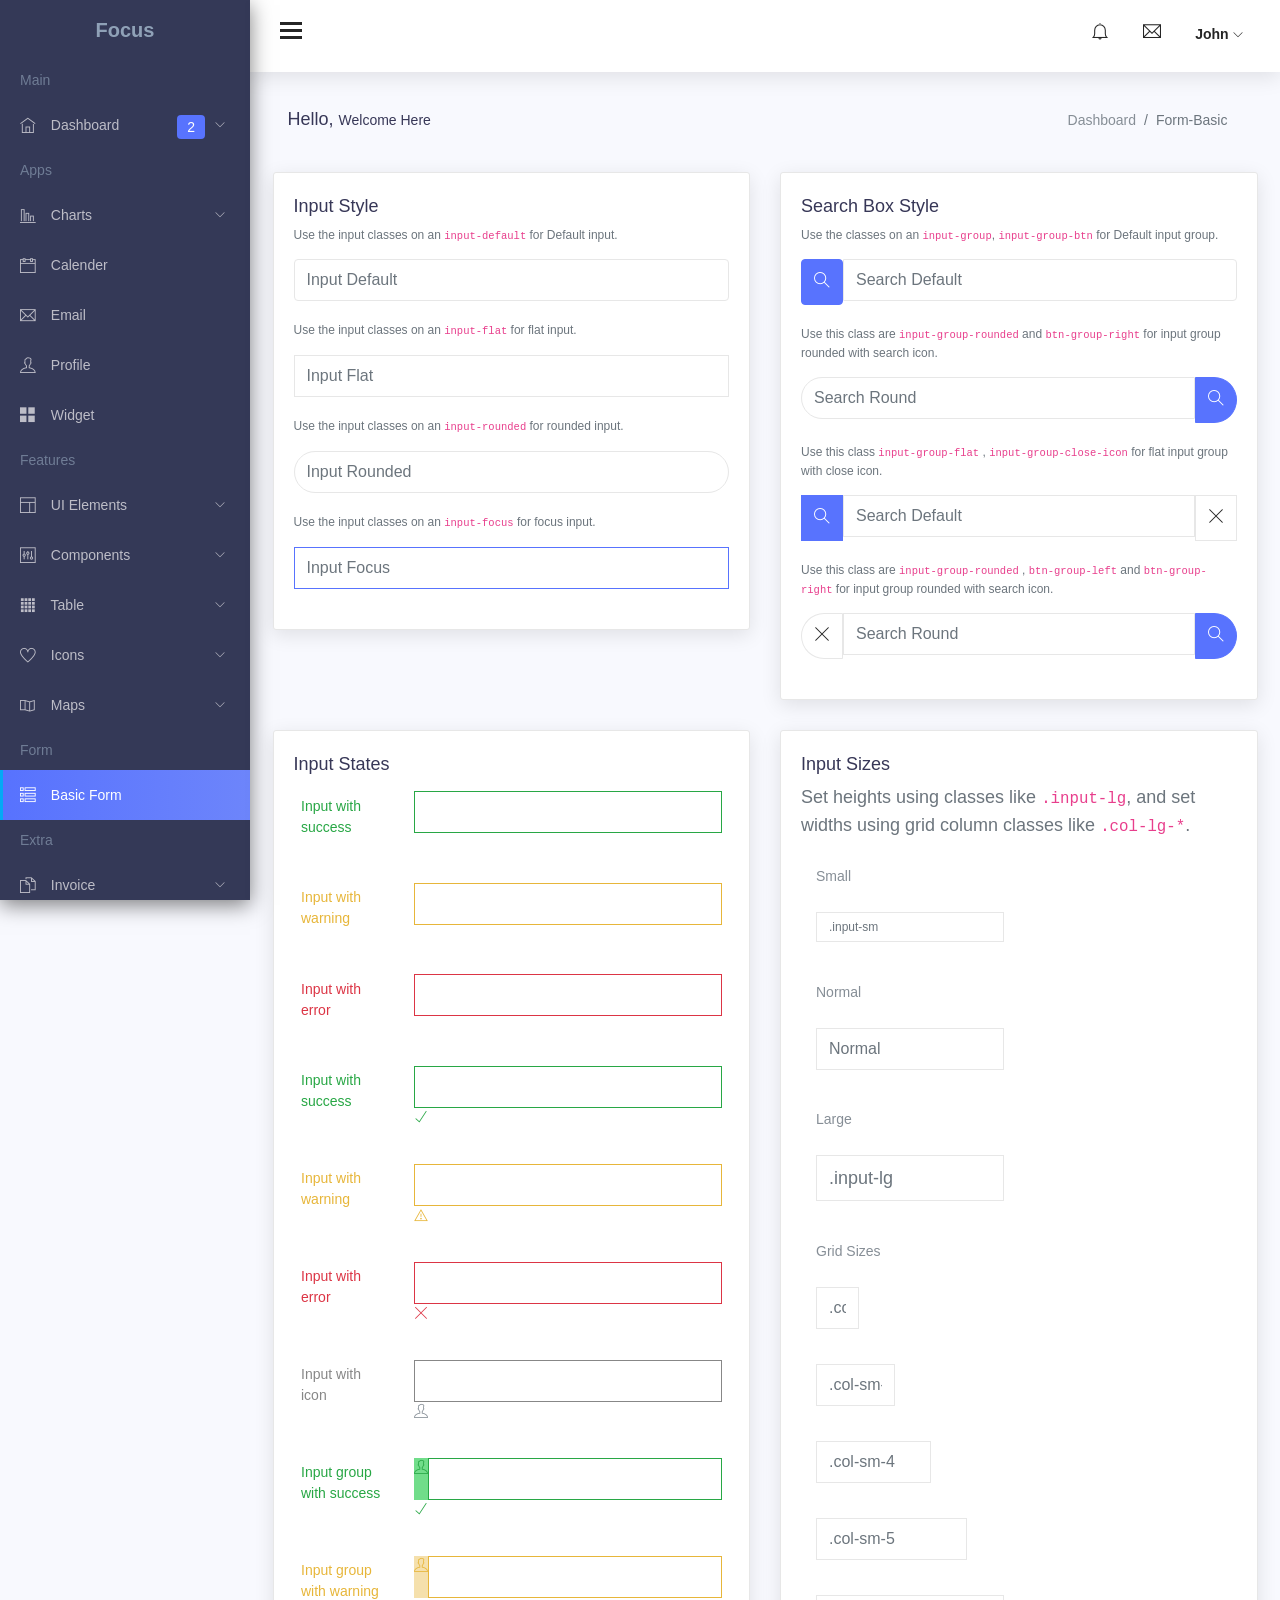
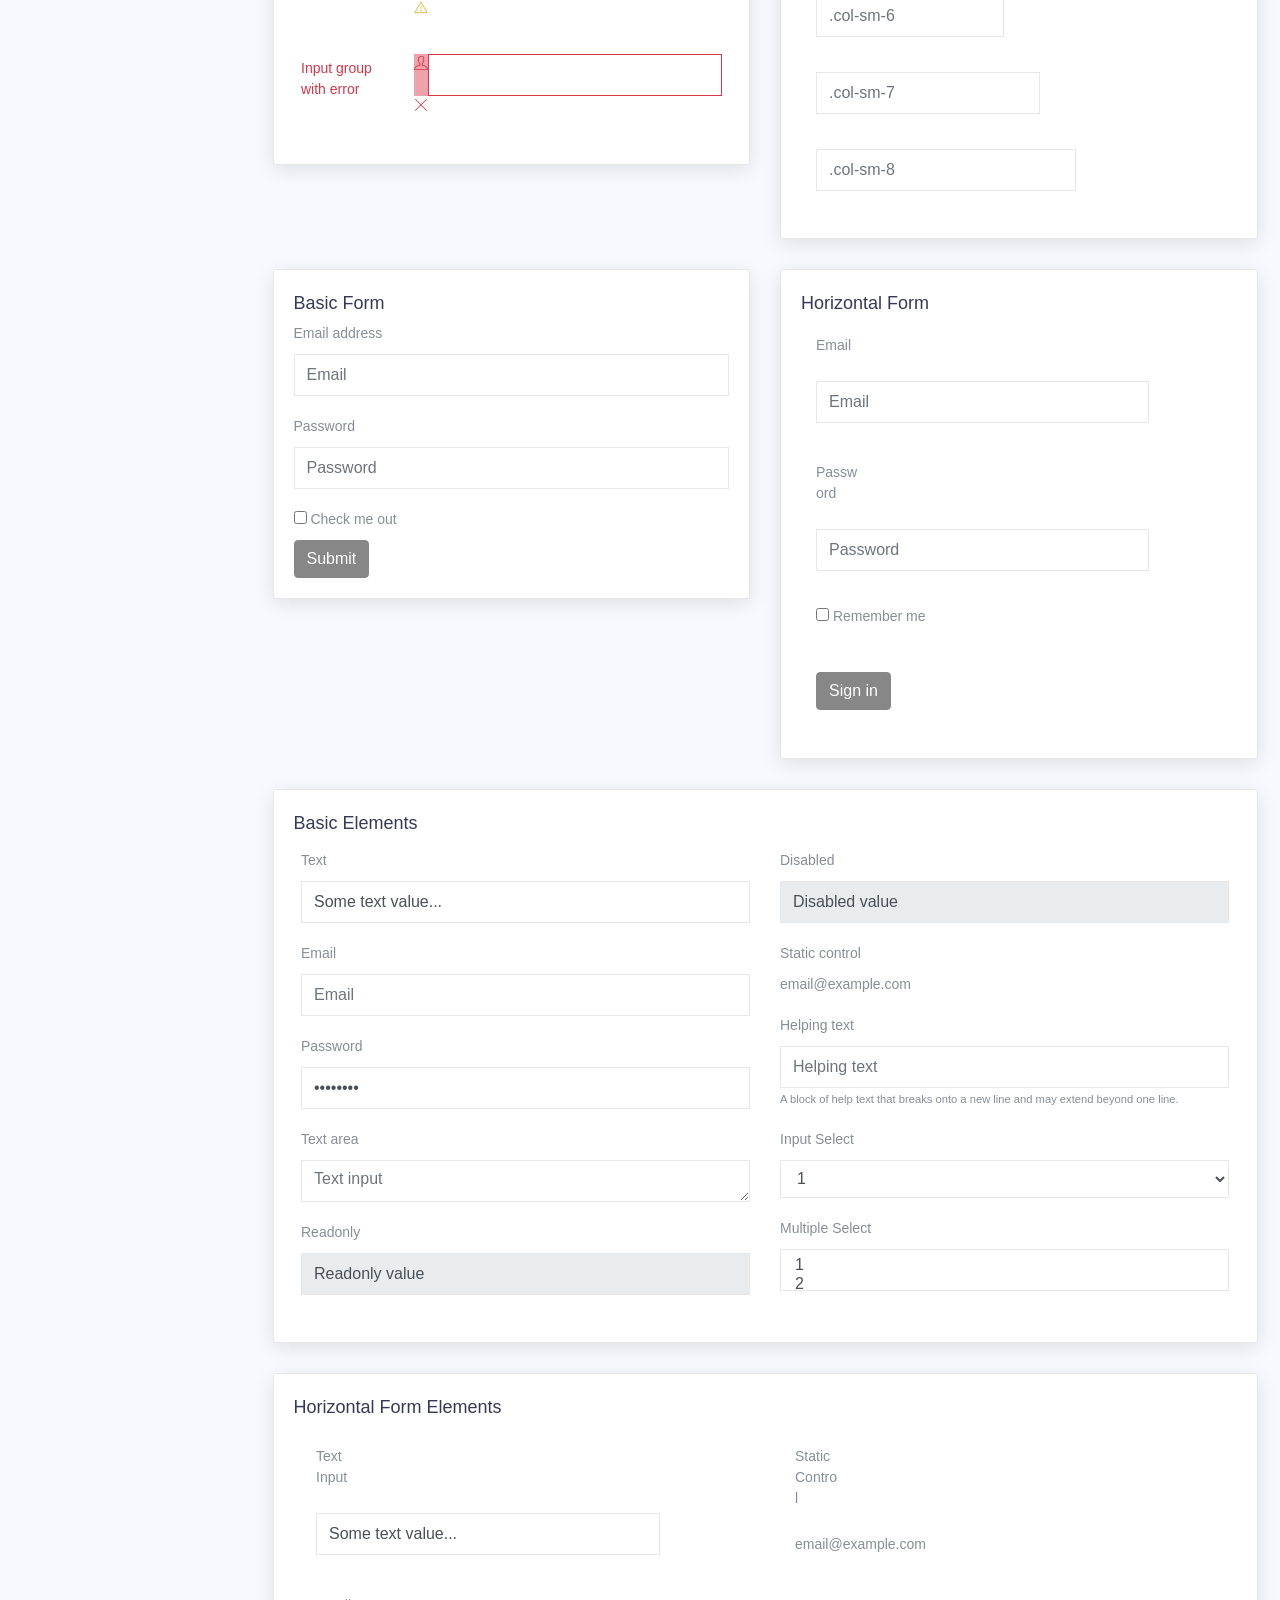
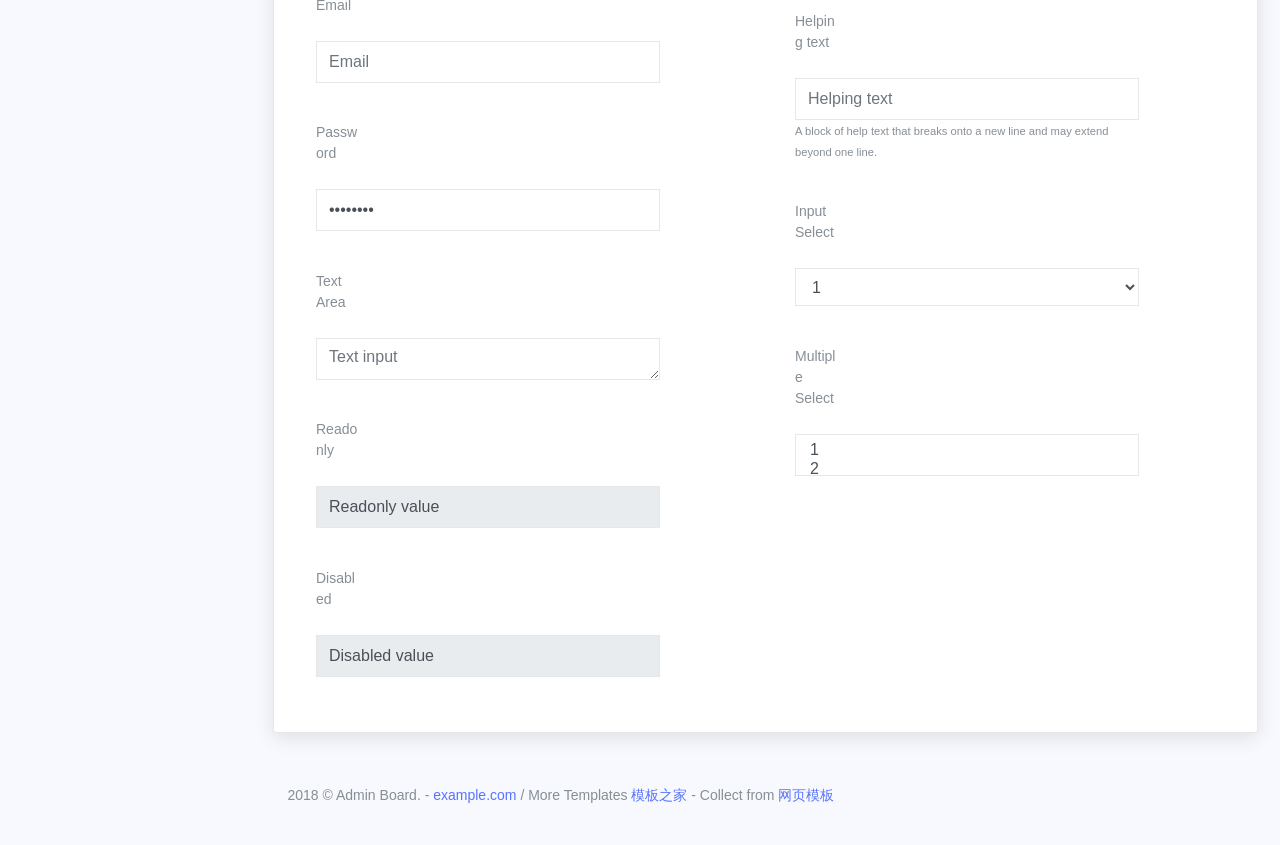
<file: src/main/resources/resources/html/form-basic.html>
<!DOCTYPE html>
<html lang="en">

<head>
    <meta charset="utf-8">
    <meta http-equiv="X-UA-Compatible" content="IE=edge">
    <meta name="viewport" content="width=device-width, initial-scale=1">

    <title>Focus Admin: Basic Form </title>

    <!-- ================= Favicon ================== -->
    <!-- Standard -->
    <link rel="shortcut icon" href="http://placehold.it/64.png/000/fff">
    <!-- Retina iPad Touch Icon-->
    <link rel="apple-touch-icon" sizes="144x144" href="http://placehold.it/144.png/000/fff">
    <!-- Retina iPhone Touch Icon-->
    <link rel="apple-touch-icon" sizes="114x114" href="http://placehold.it/114.png/000/fff">
    <!-- Standard iPad Touch Icon-->
    <link rel="apple-touch-icon" sizes="72x72" href="http://placehold.it/72.png/000/fff">
    <!-- Standard iPhone Touch Icon-->
    <link rel="apple-touch-icon" sizes="57x57" href="http://placehold.it/57.png/000/fff">

    <!-- Styles -->
    <link href="assets/css/lib/font-awesome.min.css" rel="stylesheet">
    <link href="assets/css/lib/themify-icons.css" rel="stylesheet">
    <link href="assets/css/lib/menubar/sidebar.css" rel="stylesheet">
    <link href="assets/css/lib/bootstrap.min.css" rel="stylesheet">
    <link href="assets/css/lib/helper.css" rel="stylesheet">
    <link href="assets/css/style.css" rel="stylesheet">
</head>

<body>


        <div class="sidebar sidebar-hide-to-small sidebar-shrink sidebar-gestures">
            <div class="nano">
                <div class="nano-content">
                    <div class="logo"><a href="index.html"><!-- <img src="assets/images/logo.png" alt="" /> --><span>Focus</span></a></div>
                    <ul>
                        <li class="label">Main</li>
                        <li><a class="sidebar-sub-toggle"><i class="ti-home"></i> Dashboard <span class="badge badge-primary">2</span> <span class="sidebar-collapse-icon ti-angle-down"></span></a>
                            <ul>
                                <li><a href="index.html">Dashboard 1</a></li>
                                <li><a href="index1.html">Dashboard 2</a></li>
                                
                                
                                
                            </ul>
                        </li>

                        <li class="label">Apps</li>
                        <li><a class="sidebar-sub-toggle"><i class="ti-bar-chart-alt"></i>  Charts  <span class="sidebar-collapse-icon ti-angle-down"></span></a>
                            <ul>
                                <li><a href="chart-flot.html">Flot</a></li>
                                <li><a href="chart-morris.html">Morris</a></li>
                                <li><a href="chartjs.html">Chartjs</a></li>
                                <li><a href="chartist.html">Chartist</a></li>
                                <li><a href="chart-peity.html">Peity</a></li>
                                <li><a href="chart-sparkline.html">Sparkle</a></li>
                                <li><a href="chart-knob.html">Knob</a></li>
                            </ul>
                        </li>
                        <li><a href="app-event-calender.html"><i class="ti-calendar"></i> Calender </a></li>
                        <li><a href="app-email.html"><i class="ti-email"></i> Email</a></li>
                        <li><a href="app-profile.html"><i class="ti-user"></i> Profile</a></li>
                        <li><a href="app-widget-card.html"><i class="ti-layout-grid2-alt"></i> Widget</a></li>
                        <li class="label">Features</li>
                        <li><a class="sidebar-sub-toggle"><i class="ti-layout"></i> UI Elements <span class="sidebar-collapse-icon ti-angle-down"></span></a>
                            <ul>
                                <li><a href="ui-typography.html">Typography</a></li>
                                <li><a href="ui-alerts.html">Alerts</a></li>
                                
                                <li><a href="ui-button.html">Button</a></li>
                                <li><a href="ui-dropdown.html">Dropdown</a></li>
                               
                                <li><a href="ui-list-group.html">List Group</a></li>
                                
                                <li><a href="ui-progressbar.html">Progressbar</a></li>
                                <li><a href="ui-tab.html">Tab</a></li>
                                
                            </ul>
                        </li>
                        <li><a class="sidebar-sub-toggle"><i class="ti-panel"></i> Components <span class="sidebar-collapse-icon ti-angle-down"></span></a>
                            <ul>
                                <li><a href="uc-calendar.html">Calendar</a></li>
                                <li><a href="uc-carousel.html">Carousel</a></li>
                                <li><a href="uc-weather.html">Weather</a></li>
                                <li><a href="uc-datamap.html">Datamap</a></li>
                                <li><a href="uc-todo-list.html">To do</a></li>
                                <li><a href="uc-scrollable.html">Scrollable</a></li>
                                <li><a href="uc-sweetalert.html">Sweet Alert</a></li>
                                <li><a href="uc-toastr.html">Toastr</a></li>
                                <li><a href="uc-range-slider-basic.html">Basic Range Slider</a></li>
                                <li><a href="uc-range-slider-advance.html">Advance Range Slider</a></li>
                                <li><a href="uc-nestable.html">Nestable</a></li>
                                
                                <li><a href="uc-rating-bar-rating.html">Bar Rating</a></li>
                                <li><a href="uc-rating-jRate.html">jRate</a></li>
                            </ul>
                        </li>
                        <li><a class="sidebar-sub-toggle"><i class="ti-layout-grid4-alt"></i> Table <span class="sidebar-collapse-icon ti-angle-down"></span></a>
                            <ul>
                                <li><a href="table-basic.html">Basic</a></li>
                               
                                <li><a href="table-export.html">Datatable Export</a></li>
                                <li><a href="table-row-select.html">Datatable Row Select</a></li>
                                <li><a href="table-jsgrid.html">Editable </a></li>
                            </ul>
                        </li>
                        <li><a class="sidebar-sub-toggle"><i class="ti-heart"></i> Icons <span class="sidebar-collapse-icon ti-angle-down"></span></a>
                            <ul>
                                <li><a href="font-themify.html">Themify</a></li>
                            </ul>
                        </li>
                        <li><a class="sidebar-sub-toggle"><i class="ti-map"></i> Maps <span class="sidebar-collapse-icon ti-angle-down"></span></a>
                            <ul>
                                <li><a href="gmaps.html">Basic</a></li>
                                <li><a href="vector-map.html">Vector Map</a></li>
                            </ul>
                        </li>
                        <li class="label">Form</li>
                        <li><a href="form-basic.html"><i class="ti-view-list-alt"></i> Basic Form </a></li>
                        <li class="label">Extra</li>
                        <li><a class="sidebar-sub-toggle"><i class="ti-files"></i> Invoice <span class="sidebar-collapse-icon ti-angle-down"></span></a>
                            <ul>
                                <li><a href="invoice.html">Basic</a></li>
                                <li><a href="invoice-editable.html">Editable</a></li>
                            </ul>
                        </li>
                        <li><a class="sidebar-sub-toggle"><i class="ti-target"></i> Pages <span class="sidebar-collapse-icon ti-angle-down"></span></a>
                            <ul>
                                <li><a href="page-login.html">Login</a></li>
                                <li><a href="page-register.html">Register</a></li>
                                <li><a href="page-reset-password.html">Forgot password</a></li>
                            </ul>
                        </li>
                        <li><a href="../documentation/index.html"><i class="ti-file"></i> Documentation</a></li>
                        <li><a><i class="ti-close"></i> Logout</a></li>
                    </ul>
                </div>
            </div>
        </div>
        <!-- /# sidebar -->


    <div class="header">
        <div class="container-fluid">
            <div class="row">
                <div class="col-lg-12">
                    <div class="float-left">
                        <div class="hamburger sidebar-toggle">
                            <span class="line"></span>
                            <span class="line"></span>
                            <span class="line"></span>
                        </div>
                    </div>
                    <div class="float-right">
                        <div class="dropdown dib">
                            <div class="header-icon" data-toggle="dropdown">
                                <i class="ti-bell"></i>
                                <div class="drop-down dropdown-menu dropdown-menu-right">
                                    <div class="dropdown-content-heading">
                                        <span class="text-left">Recent Notifications</span>
                                    </div>
                                    <div class="dropdown-content-body">
                                        <ul>
                                            <li>
                                                <a href="#">
                                                    <img class="pull-left m-r-10 avatar-img" src="assets/images/avatar/3.jpg" alt="" />
                                                    <div class="notification-content">
                                                        <small class="notification-timestamp pull-right">02:34 PM</small>
                                                        <div class="notification-heading">Mr. John</div>
                                                        <div class="notification-text">5 members joined today </div>
                                                    </div>
                                                </a>
                                            </li>
                                            <li>
                                                <a href="#">
                                                    <img class="pull-left m-r-10 avatar-img" src="assets/images/avatar/3.jpg" alt="" />
                                                    <div class="notification-content">
                                                        <small class="notification-timestamp pull-right">02:34 PM</small>
                                                        <div class="notification-heading">Mariam</div>
                                                        <div class="notification-text">likes a photo of you</div>
                                                    </div>
                                                </a>
                                            </li>
                                            <li>
                                                <a href="#">
                                                    <img class="pull-left m-r-10 avatar-img" src="assets/images/avatar/3.jpg" alt="" />
                                                    <div class="notification-content">
                                                        <small class="notification-timestamp pull-right">02:34 PM</small>
                                                        <div class="notification-heading">Tasnim</div>
                                                        <div class="notification-text">Hi Teddy, Just wanted to let you ...</div>
                                                    </div>
                                                </a>
                                            </li>
                                            <li>
                                                <a href="#">
                                                    <img class="pull-left m-r-10 avatar-img" src="assets/images/avatar/3.jpg" alt="" />
                                                    <div class="notification-content">
                                                        <small class="notification-timestamp pull-right">02:34 PM</small>
                                                        <div class="notification-heading">Mr. John</div>
                                                        <div class="notification-text">Hi Teddy, Just wanted to let you ...</div>
                                                    </div>
                                                </a>
                                            </li>
                                            <li class="text-center">
                                                <a href="#" class="more-link">See All</a>
                                            </li>
                                        </ul>
                                    </div>
                                </div>
                            </div>
                        </div>
                        <div class="dropdown dib">
                            <div class="header-icon" data-toggle="dropdown">
                                <i class="ti-email"></i>
                                <div class="drop-down dropdown-menu dropdown-menu-right">
                                    <div class="dropdown-content-heading">
                                        <span class="text-left">2 New Messages</span>
                                        <a href="email.html">
                                            <i class="ti-pencil-alt pull-right"></i>
                                        </a>
                                    </div>
                                    <div class="dropdown-content-body">
                                        <ul>
                                            <li class="notification-unread">
                                                <a href="#">
                                                    <img class="pull-left m-r-10 avatar-img" src="assets/images/avatar/1.jpg" alt="" />
                                                    <div class="notification-content">
                                                        <small class="notification-timestamp pull-right">02:34 PM</small>
                                                        <div class="notification-heading">Michael Qin</div>
                                                        <div class="notification-text">Hi Teddy, Just wanted to let you ...</div>
                                                    </div>
                                                </a>
                                            </li>
                                            <li class="notification-unread">
                                                <a href="#">
                                                    <img class="pull-left m-r-10 avatar-img" src="assets/images/avatar/2.jpg" alt="" />
                                                    <div class="notification-content">
                                                        <small class="notification-timestamp pull-right">02:34 PM</small>
                                                        <div class="notification-heading">Mr. John</div>
                                                        <div class="notification-text">Hi Teddy, Just wanted to let you ...</div>
                                                    </div>
                                                </a>
                                            </li>
                                            <li>
                                                <a href="#">
                                                    <img class="pull-left m-r-10 avatar-img" src="assets/images/avatar/3.jpg" alt="" />
                                                    <div class="notification-content">
                                                        <small class="notification-timestamp pull-right">02:34 PM</small>
                                                        <div class="notification-heading">Michael Qin</div>
                                                        <div class="notification-text">Hi Teddy, Just wanted to let you ...</div>
                                                    </div>
                                                </a>
                                            </li>
                                            <li>
                                                <a href="#">
                                                    <img class="pull-left m-r-10 avatar-img" src="assets/images/avatar/2.jpg" alt="" />
                                                    <div class="notification-content">
                                                        <small class="notification-timestamp pull-right">02:34 PM</small>
                                                        <div class="notification-heading">Mr. John</div>
                                                        <div class="notification-text">Hi Teddy, Just wanted to let you ...</div>
                                                    </div>
                                                </a>
                                            </li>
                                            <li class="text-center">
                                                <a href="#" class="more-link">See All</a>
                                            </li>
                                        </ul>
                                    </div>
                                </div>
                            </div>
                        </div>
                        <div class="dropdown dib">
                            <div class="header-icon" data-toggle="dropdown">
                                <span class="user-avatar">John
                                    <i class="ti-angle-down f-s-10"></i>
                                </span>
                                <div class="drop-down dropdown-profile dropdown-menu dropdown-menu-right">
                                    <div class="dropdown-content-heading">
                                        <span class="text-left">Upgrade Now</span>
                                        <p class="trial-day">30 Days Trail</p>
                                    </div>
                                    <div class="dropdown-content-body">
                                        <ul>
                                            <li>
                                                <a href="#">
                                                    <i class="ti-user"></i>
                                                    <span>Profile</span>
                                                </a>
                                            </li>

                                            <li>
                                                <a href="#">
                                                    <i class="ti-email"></i>
                                                    <span>Inbox</span>
                                                </a>
                                            </li>
                                            <li>
                                                <a href="#">
                                                    <i class="ti-settings"></i>
                                                    <span>Setting</span>
                                                </a>
                                            </li>

                                            <li>
                                                <a href="#">
                                                    <i class="ti-lock"></i>
                                                    <span>Lock Screen</span>
                                                </a>
                                            </li>
                                            <li>
                                                <a href="#">
                                                    <i class="ti-power-off"></i>
                                                    <span>Logout</span>
                                                </a>
                                            </li>
                                        </ul>
                                    </div>
                                </div>
                            </div>
                        </div>
                    </div>
                </div>
            </div>
        </div>
    </div>




    <div class="content-wrap">
        <div class="main">
            <div class="container-fluid">
                <div class="row">
                    <div class="col-lg-8 p-r-0 title-margin-right">
                        <div class="page-header">
                            <div class="page-title">
                                <h1>Hello, <span>Welcome Here</span></h1>
                            </div>
                        </div>
                    </div>
                    <!-- /# column -->
                    <div class="col-lg-4 p-l-0 title-margin-left">
                        <div class="page-header">
                            <div class="page-title">
                                <ol class="breadcrumb">
                                    <li class="breadcrumb-item"><a href="#">Dashboard</a></li>
                                    <li class="breadcrumb-item active">Form-Basic</li>
                                </ol>
                            </div>
                        </div>
                    </div>
                    <!-- /# column -->
                </div>
                <!-- /# row -->
                <section id="main-content">
                    <div class="row">
                        <div class="col-lg-6">
                            <div class="card">
                                <div class="card-title">
                                    <h4>Input Style</h4>
                                    
                                </div>
                                <div class="card-body">
                                    <div class="basic-form">
                                        <form>
                                            <div class="form-group">
                                                <p class="text-muted m-b-15 f-s-12">Use the input classes on an <code>input-default</code> for Default input.</p>
                                                <input type="text" class="form-control input-default " placeholder="Input Default">
                                            </div>
                                            <div class="form-group">
                                                <p class="text-muted m-b-15 f-s-12">Use the input classes on an <code>input-flat</code> for flat input.</p>
                                                <input type="text" class="form-control input-flat" placeholder="Input Flat ">
                                            </div>
                                            <div class="form-group">
                                                <p class="text-muted m-b-15 f-s-12">Use the input classes on an <code>input-rounded</code> for rounded input.</p>
                                                <input type="text" class="form-control input-rounded" placeholder="Input Rounded">
                                            </div>
                                            <div class="form-group">
                                                <p class="text-muted m-b-15 f-s-12">Use the input classes on an <code>input-focus</code> for focus input.</p>
                                                <input type="text" class="form-control input-focus" placeholder="Input Focus">
                                            </div>
                                        </form>
                                    </div>
                                </div>
                            </div>
                        </div>
                        <!-- /# column -->
                        <div class="col-lg-6">
                            <div class="card">
                                <div class="card-title">
                                    <h4>Search Box Style</h4>
                                    
                                </div>
                                <div class="card-body">
                                    <div class="basic-form">
                                        <form>
                                            <div class="form-group">
                                                <p class="text-muted m-b-15 f-s-12">Use the classes on an <code>input-group</code>, <code>input-group-btn</code> for Default input group.</p>
                                                <div class="input-group input-group-default">
                                                    <span class="input-group-btn"><button class="btn btn-primary" type="submit"><i class="ti-search"></i></button></span>
                                                    <input type="text" placeholder="Search Default" name="Search" class="form-control">
                                                </div>
                                            </div>
                                            <div class="form-group">
                                                <p class="text-muted m-b-15 f-s-12">Use this class are <code>input-group-rounded</code> and <code>btn-group-right</code> for input group rounded with search icon.</p>
                                                <div class="input-group input-group-rounded">
                                                    <input type="text" placeholder="Search Round" name="Search" class="form-control">
                                                    <span class="input-group-btn"><button class="btn btn-primary btn-group-right" type="submit"><i class="ti-search"></i></button></span>
                                                </div>
                                            </div>
                                            <div class="form-group">
                                                <p class="text-muted m-b-15 f-s-12">Use this class <code>input-group-flat</code> , <code>input-group-close-icon</code> for flat input group with close icon.</p>
                                                <div class="input-group input-group-flat">
                                                    <span class="input-group-btn"><button class="btn btn-primary" type="submit"><i class="ti-search"></i></button></span>
                                                    <input type="text" class="form-control" placeholder="Search Default">
                                                    <span class="input-group-btn"><button class="btn btn-primary input-group-close-icon" type="submit"><i class="ti-close"></i></button></span>
                                                </div>
                                            </div>
                                            <div class="form-group">
                                                <p class="text-muted m-b-15 f-s-12">Use this class are <code>input-group-rounded</code> , <code>btn-group-left</code> and <code>btn-group-right</code> for input group rounded with search icon.</p>
                                                <div class="input-group input-group-rounded">
                                                    <span class="input-group-btn"><button class="btn btn-primary input-group-close-icon btn-group-left" type="submit"><i class="ti-close"></i></button></span>
                                                    <input type="text" class="form-control" placeholder="Search Round">
                                                    <span class="input-group-btn"><button class="btn btn-primary btn-group-right" type="submit"><i class="ti-search"></i></button></span>
                                                </div>
                                            </div>
                                        </form>
                                    </div>
                                </div>
                            </div>
                        </div>
                        <!-- /# column -->
                    </div>
                    <!-- /# row -->
                    <div class="row">
                        <div class="col-lg-6">
                            <div class="card">
                                <div class="card-title">
                                    <h4>Input States</h4>
                                    
                                </div>
                                <div class="card-body">
                                    <div class="input-states">
                                        <form class="form-horizontal">
                                            <div class="form-group has-success">
                                                <div class="row">
                                                    <label class="col-sm-3 control-label">Input with success</label>
                                                    <div class="col-sm-9">
                                                        <input type="text" class="form-control">
                                                    </div>
                                                </div>
                                            </div>
                                            <div class="form-group has-warning">
                                                <div class="row">
                                                    <label class="col-sm-3 control-label">Input with warning</label>
                                                    <div class="col-sm-9">
                                                        <input type="text" class="form-control">
                                                    </div>
                                                </div>
                                            </div>
                                            <div class="form-group has-error">
                                                <div class="row">
                                                    <label class="col-sm-3 control-label">Input with error</label>
                                                    <div class="col-sm-9">
                                                        <input type="text" class="form-control">
                                                    </div>
                                                </div>
                                            </div>
                                            <div class="form-group has-success has-feedback">
                                                <div class="row">
                                                    <label class="col-sm-3 control-label">Input with success</label>
                                                    <div class="col-sm-9">
                                                        <input type="text" class="form-control">
                                                        <span class="ti-check form-control-feedback"></span>
                                                    </div>
                                                </div>
                                            </div>
                                            <div class="form-group has-warning has-feedback">
                                                <div class="row">
                                                    <label class="col-sm-3 control-label">Input with warning</label>
                                                    <div class="col-sm-9">
                                                        <input type="text" class="form-control">
                                                        <span class="ti-alert form-control-feedback"></span>
                                                    </div>
                                                </div>
                                            </div>
                                            <div class="form-group has-error has-feedback">
                                                <div class="row">
                                                    <label class="col-sm-3 control-label">Input with error</label>
                                                    <div class="col-sm-9">
                                                        <input type="text" class="form-control">
                                                        <span class="ti-close form-control-feedback"></span>
                                                    </div>
                                                </div>
                                            </div>
                                            <div class="form-group has-default has-feedback">
                                                <div class="row">
                                                    <label class="col-sm-3 control-label">Input with icon</label>
                                                    <div class="col-sm-9">
                                                        <input type="text" class="form-control">
                                                        <span class="ti-user form-control-feedback"></span>
                                                    </div>
                                                </div>
                                            </div>
                                            <div class="form-group has-success has-feedback">
                                                <div class="row">
                                                    <label class="col-sm-3 control-label">Input group with success</label>
                                                    <div class="col-sm-9">
                                                        <div class="input-group">
                                                            <span class="input-group-addon"><i class="ti-user"></i></span>
                                                            <input type="text" class="form-control">
                                                        </div>
                                                        <span class="ti-check form-control-feedback"></span>
                                                        <span class="sr-only">(success)</span>
                                                    </div>
                                                </div>
                                            </div>
                                            <div class="form-group has-warning has-feedback">
                                                <div class="row">
                                                    <label class="col-sm-3 control-label">Input group with warning</label>
                                                    <div class="col-sm-9">
                                                        <div class="input-group">
                                                            <span class="input-group-addon"><i class="ti-user"></i></span>
                                                            <input type="text" class="form-control">
                                                        </div>
                                                        <span class="ti-alert form-control-feedback"></span>
                                                        <span class="sr-only">(warning)</span>
                                                    </div>
                                                </div>
                                            </div>
                                            <div class="form-group has-error has-feedback">
                                                <div class="row">
                                                    <label class="col-sm-3 control-label">Input group with error</label>
                                                    <div class="col-sm-9">
                                                        <div class="input-group">
                                                            <span class="input-group-addon"><i class="ti-user"></i></span>
                                                            <input type="text" class="form-control">
                                                        </div>
                                                        <span class="ti-close form-control-feedback"></span>
                                                        <span class="sr-only">(error)</span>
                                                    </div>
                                                </div>
                                            </div>
                                        </form>
                                    </div>
                                </div>
                            </div>
                        </div>
                        <!-- /# column -->

                        <div class="col-lg-6">
                            <div class="card">
                                <div class="card-title">
                                    <h4>Input Sizes</h4>

                                    
                                    <p class="text-muted m-b-15 font-12">Set heights using classes like <code>.input-lg</code>, and set widths using grid column classes like <code>.col-lg-*</code>.</p>
                                </div>
                                <div class="card-body">
                                    <div class="input-sizes">
                                        <form class="form-horizontal">
                                            <div class="form-group">
                                                <label for="example-input-small" class="col-sm-3 control-label">Small</label>
                                                <div class="col-sm-6">
                                                    <input type="text" placeholder=".input-sm" class="form-control input-sm" name="example-input-small" id="example-input-small">
                                                </div>
                                            </div>

                                            <div class="form-group">
                                                <label for="example-input-normal" class="col-sm-3 control-label">Normal</label>
                                                <div class="col-sm-6">
                                                    <input type="text" placeholder="Normal" class="form-control" name="example-input-normal" id="example-input-normal">
                                                </div>
                                            </div>

                                            <div class="form-group">
                                                <label for="example-input-large" class="col-sm-3 control-label">Large</label>
                                                <div class="col-sm-6">
                                                    <input type="text" placeholder=".input-lg" class="form-control input-lg" name="example-input-large" id="example-input-large">
                                                </div>
                                            </div>

                                            <div class="form-group">
                                                <label class="col-sm-3 control-label">Grid Sizes</label>
                                                <div class="col-sm-2">
                                                    <input type="text" placeholder=".col-sm-2" class="form-control">
                                                </div>
                                            </div>

                                            <div class="form-group">
                                                <div class="col-sm-3 col-sm-offset-3">
                                                    <input type="text" placeholder=".col-sm-3" class="form-control">
                                                </div>
                                            </div>

                                            <div class="form-group">
                                                <div class="col-sm-4 col-sm-offset-3">
                                                    <input type="text" placeholder=".col-sm-4" class="form-control">
                                                </div>
                                            </div>

                                            <div class="form-group">
                                                <div class="col-sm-5 col-sm-offset-3">
                                                    <input type="text" placeholder=".col-sm-5" class="form-control">
                                                </div>
                                            </div>

                                            <div class="form-group">
                                                <div class="col-sm-6 col-sm-offset-3">
                                                    <input type="text" placeholder=".col-sm-6" class="form-control">
                                                </div>
                                            </div>

                                            <div class="form-group">
                                                <div class="col-sm-7 col-sm-offset-3">
                                                    <input type="text" placeholder=".col-sm-7" class="form-control">
                                                </div>
                                            </div>

                                            <div class="form-group">
                                                <div class="col-sm-8 col-sm-offset-3">
                                                    <input type="text" placeholder=".col-sm-8" class="form-control">
                                                </div>
                                            </div>
                                        </form>
                                    </div>
                                </div>
                            </div>
                        </div>
                        <!-- /# column -->
                    </div>
                    <!-- /# row -->
                    <div class="row">
                        <div class="col-lg-6">
                            <div class="card">
                                <div class="card-title">
                                    <h4>Basic Form</h4>
                                    
                                </div>
                                <div class="card-body">
                                    <div class="basic-form">
                                        <form>
                                            <div class="form-group">
                                                <label>Email address</label>
                                                <input type="email" class="form-control" placeholder="Email">
                                            </div>
                                            <div class="form-group">
                                                <label>Password</label>
                                                <input type="password" class="form-control" placeholder="Password">
                                            </div>
                                            <div class="checkbox">
                                                <label>
													<input type="checkbox"> Check me out
												</label>
                                            </div>
                                            <button type="submit" class="btn btn-default">Submit</button>
                                        </form>
                                    </div>
                                </div>
                            </div>
                        </div>
                        <!-- /# column -->
                        <div class="col-lg-6">
                            <div class="card">
                                <div class="card-title">
                                    <h4>Horizontal Form</h4>
                                    
                                </div>
                                <div class="card-body">
                                    <div class="horizontal-form">
                                        <form class="form-horizontal">
                                            <div class="form-group">
                                                <label class="col-sm-2 control-label">Email</label>
                                                <div class="col-sm-10">
                                                    <input type="email" class="form-control" placeholder="Email">
                                                </div>
                                            </div>
                                            <div class="form-group">
                                                <label class="col-sm-2 control-label">Password</label>
                                                <div class="col-sm-10">
                                                    <input type="password" class="form-control" placeholder="Password">
                                                </div>
                                            </div>
                                            <div class="form-group">
                                                <div class="col-sm-offset-2 col-sm-10">
                                                    <div class="checkbox">
                                                        <label>
															<input type="checkbox"> Remember me
														</label>
                                                    </div>
                                                </div>
                                            </div>
                                            <div class="form-group">
                                                <div class="col-sm-offset-2 col-sm-10">
                                                    <button type="submit" class="btn btn-default">Sign in</button>
                                                </div>
                                            </div>
                                        </form>
                                    </div>
                                </div>
                            </div>
                        </div>
                        <!-- /# column -->
                    </div>
                    <!-- /# row -->
                    <div class="row">
                        <div class="col-lg-12">
                            <div class="card">
                                <div class="card-title">
                                    <h4>Basic Elements</h4>
                                    
                                </div>
                                <div class="card-body">
                                    <div class="basic-elements">
                                        <form>
                                            <div class="row">
                                                <div class="col-lg-6">
                                                    <div class="form-group">
                                                        <label>Text</label>
                                                        <input type="text" class="form-control" value="Some text value...">
                                                    </div>
                                                    <div class="form-group">
                                                        <label>Email</label>
                                                        <input id="example-email" class="form-control" type="email" placeholder="Email" name="example-email">
                                                    </div>
                                                    <div class="form-group">
                                                        <label>Password</label>
                                                        <input class="form-control" type="password" value="password">
                                                    </div>
                                                    <div class="form-group">
                                                        <label>Text area</label>
                                                        <textarea class="form-control" rows="3" placeholder="Text input"></textarea>
                                                    </div>
                                                    <div class="form-group">
                                                        <label>Readonly</label>
                                                        <input class="form-control" type="text" value="Readonly value" readonly="">
                                                    </div>

                                                </div>
                                                <div class="col-lg-6">
                                                    <div class="form-group">
                                                        <label>Disabled</label>
                                                        <input class="form-control" type="text" value="Disabled value" disabled="">
                                                    </div>
                                                    <div class="form-group">
                                                        <label>Static control</label>
                                                        <p class="form-control-static">email@example.com</p>
                                                    </div>
                                                    <div class="form-group">
                                                        <label>Helping text</label>
                                                        <input class="form-control" type="text" placeholder="Helping text">
                                                        <span class="help-block">
														<small>A block of help text that breaks onto a new line and may extend beyond one line.</small>
													</span>
                                                    </div>
                                                    <div class="form-group">
                                                        <label>Input Select</label>
                                                        <select class="form-control">
															<option>1</option>
															<option>2</option>
															<option>3</option>
															<option>4</option>
															<option>5</option>
														</select>
                                                    </div>
                                                    <div class="form-group">
                                                        <label>Multiple Select</label>
                                                        <select multiple class="form-control">
															<option>1</option>
															<option>2</option>
															<option>3</option>
															<option>4</option>
															<option>5</option>
														</select>
                                                    </div>
                                                </div>
                                            </div>
                                        </form>
                                    </div>
                                </div>
                            </div>
                        </div>
                        <!-- /# column -->
                        <div class="col-lg-12">
                            <div class="card">
                                <div class="card-title">
                                    <h4>Horizontal Form Elements</h4>
                                    
                                </div>
                                <div class="card-body">
                                    <div class="horizontal-form-elements">
                                        <form class="form-horizontal">
                                            <div class="row">
                                                <div class="col-lg-6">
                                                    <div class="form-group">
                                                        <label class="col-sm-2 control-label">Text Input</label>
                                                        <div class="col-sm-10">
                                                            <input type="text" class="form-control" value="Some text value...">
                                                        </div>
                                                    </div>
                                                    <div class="form-group">
                                                        <label class="col-sm-2 control-label">Email</label>
                                                        <div class="col-sm-10">
                                                            <input type="email" class="form-control" placeholder="Email">
                                                        </div>
                                                    </div>
                                                    <div class="form-group">
                                                        <label class="col-sm-2 control-label">Password</label>
                                                        <div class="col-sm-10">
                                                            <input class="form-control" type="password" value="password">
                                                        </div>
                                                    </div>
                                                    <div class="form-group">
                                                        <label class="col-sm-2 control-label">Text Area</label>
                                                        <div class="col-sm-10">
                                                            <textarea class="form-control" rows="3" placeholder="Text input"></textarea>
                                                        </div>
                                                    </div>
                                                    <div class="form-group">
                                                        <label class="col-sm-2 control-label">Readonly</label>
                                                        <div class="col-sm-10">
                                                            <input class="form-control" type="text" value="Readonly value" readonly="">
                                                        </div>
                                                    </div>
                                                    <div class="form-group">
                                                        <label class="col-sm-2 control-label">Disabled</label>
                                                        <div class="col-sm-10">
                                                            <input class="form-control" type="text" value="Disabled value" disabled="">
                                                        </div>
                                                    </div>
                                                </div>
                                                <!-- /# column -->
                                                <div class="col-lg-6">
                                                    <div class="form-group">
                                                        <label class="col-sm-2 control-label">Static Control</label>
                                                        <div class="col-sm-10">
                                                            <p class="form-control-static">email@example.com</p>
                                                        </div>
                                                    </div>
                                                    <div class="form-group">
                                                        <label class="col-sm-2 control-label">Helping text</label>
                                                        <div class="col-sm-10">
                                                            <input class="form-control" type="text" placeholder="Helping text">
                                                            <span class="help-block">
																<small>A block of help text that breaks onto a new line and may extend beyond one line.</small>
															</span>
                                                        </div>
                                                    </div>
                                                    <div class="form-group">
                                                        <label class="col-sm-2 control-label">Input Select</label>
                                                        <div class="col-sm-10">
                                                            <select class="form-control">
																<option>1</option>
																<option>2</option>
																<option>3</option>
																<option>4</option>
																<option>5</option>
															</select>
                                                        </div>
                                                    </div>
                                                    <div class="form-group">
                                                        <label class="col-sm-2 control-label">Multiple Select</label>
                                                        <div class="col-sm-10">
                                                            <select multiple class="form-control">
																<option>1</option>
																<option>2</option>
																<option>3</option>
																<option>4</option>
																<option>5</option>
															</select>
                                                        </div>
                                                    </div>
                                                </div>
                                                <!-- /# column -->
                                            </div>
                                        </form>
                                    </div>
                                </div>
                            </div>
                            <!-- /# card -->
                        </div>
                        <!-- /# column -->
                    </div>
                    <!-- /# row -->


                    <div class="row">
                        <div class="col-lg-12">
                            <div class="footer">
                                <p>2018 © Admin Board. - <a href="#">example.com</a> / More Templates <a href="http://www.cssmoban.com/" target="_blank" title="模板之家">模板之家</a> - Collect from <a href="http://www.cssmoban.com/" title="网页模板" target="_blank">网页模板</a></p>
                            </div>
                        </div>
                    </div>
                </section>
            </div>
        </div>
    </div>





    
    <!-- jquery vendor -->
    <script src="assets/js/lib/jquery.min.js"></script>
    <script src="assets/js/lib/jquery.nanoscroller.min.js"></script>
    <!-- nano scroller -->
    <script src="assets/js/lib/menubar/sidebar.js"></script>
    <script src="assets/js/lib/preloader/pace.min.js"></script>
    <!-- sidebar -->
    
    <!-- bootstrap -->


    <script src="assets/js/lib/bootstrap.min.js"></script><script src="assets/js/scripts.js"></script>
    <!-- scripit init-->





</body>

</html>
</file>
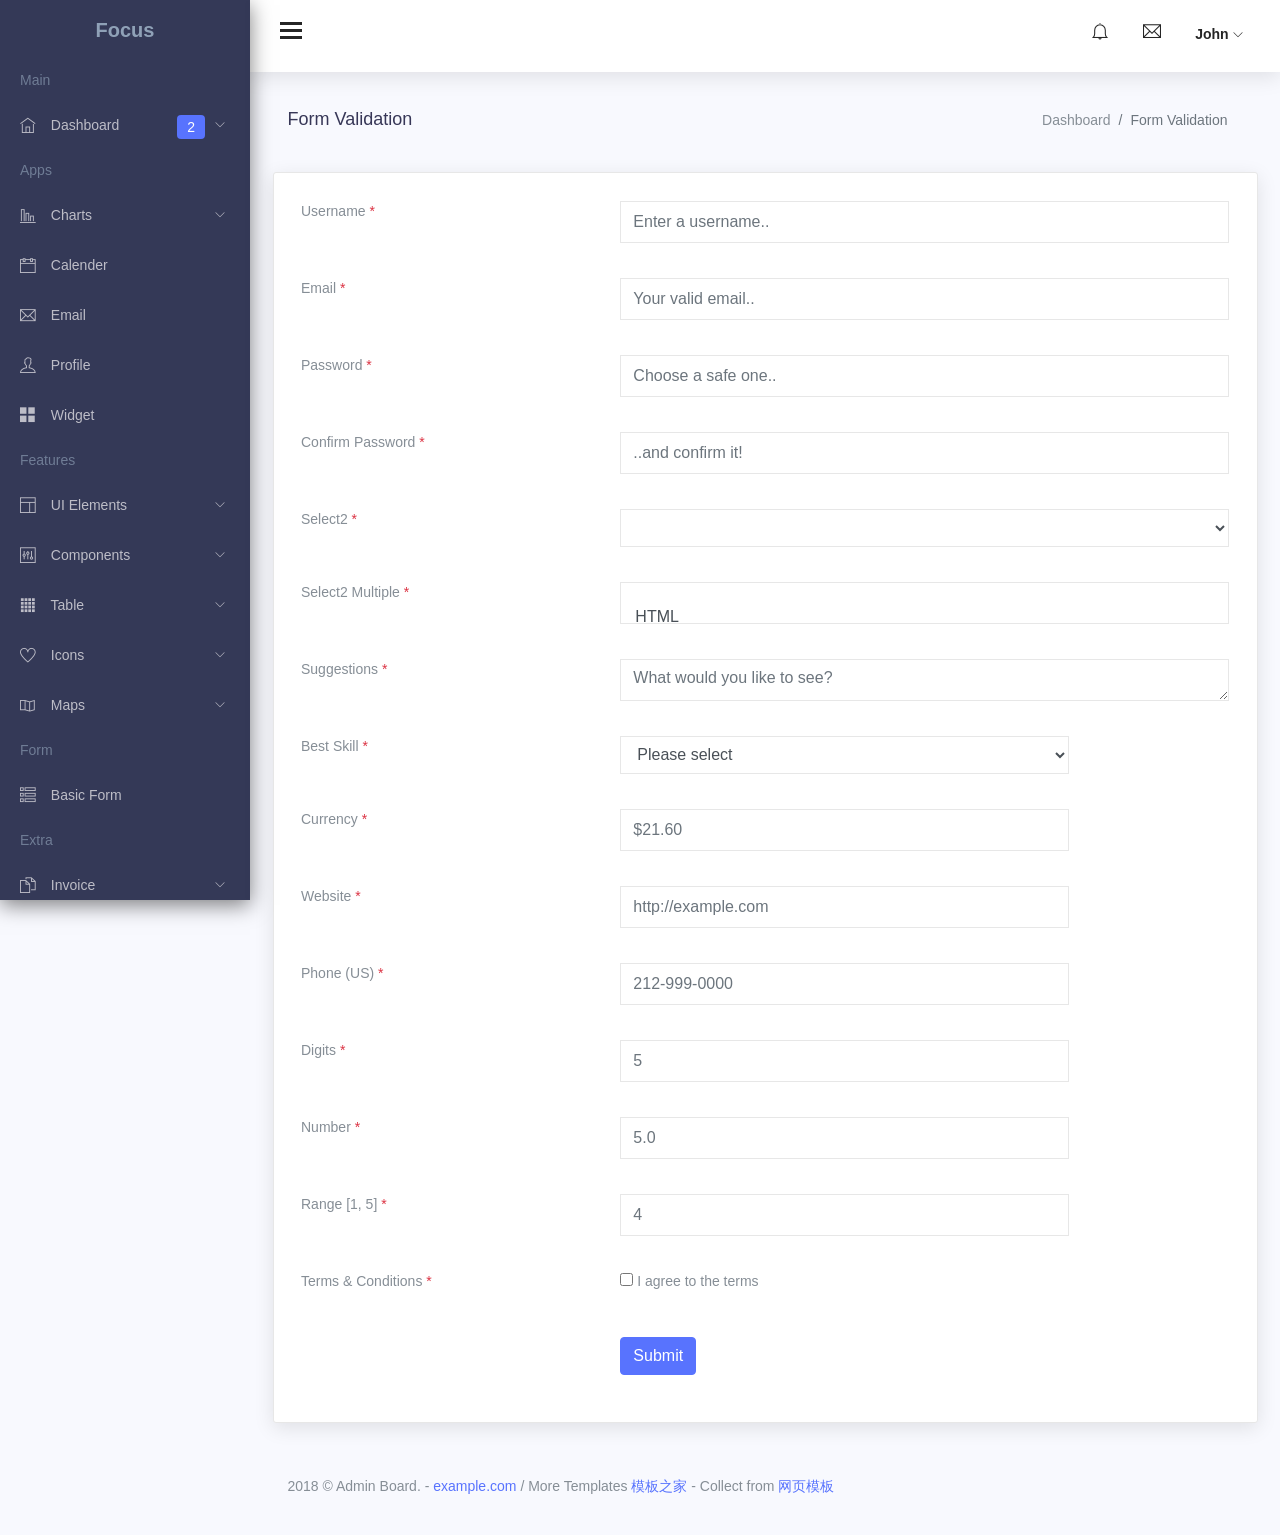
<file: src/main/resources/resources/html/form-validation.html>
<!DOCTYPE html>
<html lang="en">

<head>
    <meta charset="utf-8">
    <meta http-equiv="X-UA-Compatible" content="IE=edge">
    <meta name="viewport" content="width=device-width, initial-scale=1">
    <title>Focus Admin: Form Validation</title>
    <!-- ================= Favicon ================== -->
    <!-- Standard -->
    <link rel="shortcut icon" href="http://placehold.it/64.png/000/fff">
    <!-- Retina iPad Touch Icon-->
    <link rel="apple-touch-icon" sizes="144x144" href="http://placehold.it/144.png/000/fff">
    <!-- Retina iPhone Touch Icon-->
    <link rel="apple-touch-icon" sizes="114x114" href="http://placehold.it/114.png/000/fff">
    <!-- Standard iPad Touch Icon-->
    <link rel="apple-touch-icon" sizes="72x72" href="http://placehold.it/72.png/000/fff">
    <!-- Standard iPhone Touch Icon-->
    <link rel="apple-touch-icon" sizes="57x57" href="http://placehold.it/57.png/000/fff">
    <!-- Styles -->
    <link href="assets/css/lib/select2/select2.min.css" rel="stylesheet">
    <link href="assets/css/lib/font-awesome.min.css" rel="stylesheet">
    <link href="assets/css/lib/themify-icons.css" rel="stylesheet">
    <link href="assets/css/lib/menubar/sidebar.css" rel="stylesheet">
    <link href="assets/css/lib/bootstrap.min.css" rel="stylesheet">
    <link href="assets/css/lib/helper.css" rel="stylesheet">
    <link href="assets/css/style.css" rel="stylesheet">
</head>

<body>
    
	        <div class="sidebar sidebar-hide-to-small sidebar-shrink sidebar-gestures">
            <div class="nano">
                <div class="nano-content">
                    <div class="logo"><a href="index.html"><!-- <img src="assets/images/logo.png" alt="" /> --><span>Focus</span></a></div>
                    <ul>
                        <li class="label">Main</li>
                        <li><a class="sidebar-sub-toggle"><i class="ti-home"></i> Dashboard <span class="badge badge-primary">2</span> <span class="sidebar-collapse-icon ti-angle-down"></span></a>
                            <ul>
                                <li><a href="index.html">Dashboard 1</a></li>
                                <li><a href="index1.html">Dashboard 2</a></li>
                                
                                
                                
                            </ul>
                        </li>

                        <li class="label">Apps</li>
                        <li><a class="sidebar-sub-toggle"><i class="ti-bar-chart-alt"></i>  Charts  <span class="sidebar-collapse-icon ti-angle-down"></span></a>
                            <ul>
                                <li><a href="chart-flot.html">Flot</a></li>
                                <li><a href="chart-morris.html">Morris</a></li>
                                <li><a href="chartjs.html">Chartjs</a></li>
                                <li><a href="chartist.html">Chartist</a></li>
                                <li><a href="chart-peity.html">Peity</a></li>
                                <li><a href="chart-sparkline.html">Sparkle</a></li>
                                <li><a href="chart-knob.html">Knob</a></li>
                            </ul>
                        </li>
                        <li><a href="app-event-calender.html"><i class="ti-calendar"></i> Calender </a></li>
                        <li><a href="app-email.html"><i class="ti-email"></i> Email</a></li>
                        <li><a href="app-profile.html"><i class="ti-user"></i> Profile</a></li>
                        <li><a href="app-widget-card.html"><i class="ti-layout-grid2-alt"></i> Widget</a></li>
                        <li class="label">Features</li>
                        <li><a class="sidebar-sub-toggle"><i class="ti-layout"></i> UI Elements <span class="sidebar-collapse-icon ti-angle-down"></span></a>
                            <ul>
                                <li><a href="ui-typography.html">Typography</a></li>
                                <li><a href="ui-alerts.html">Alerts</a></li>
                                
                                <li><a href="ui-button.html">Button</a></li>
                                <li><a href="ui-dropdown.html">Dropdown</a></li>
                               
                                <li><a href="ui-list-group.html">List Group</a></li>
                                
                                <li><a href="ui-progressbar.html">Progressbar</a></li>
                                <li><a href="ui-tab.html">Tab</a></li>
                                
                            </ul>
                        </li>
                        <li><a class="sidebar-sub-toggle"><i class="ti-panel"></i> Components <span class="sidebar-collapse-icon ti-angle-down"></span></a>
                            <ul>
                                <li><a href="uc-calendar.html">Calendar</a></li>
                                <li><a href="uc-carousel.html">Carousel</a></li>
                                <li><a href="uc-weather.html">Weather</a></li>
                                <li><a href="uc-datamap.html">Datamap</a></li>
                                <li><a href="uc-todo-list.html">To do</a></li>
                                <li><a href="uc-scrollable.html">Scrollable</a></li>
                                <li><a href="uc-sweetalert.html">Sweet Alert</a></li>
                                <li><a href="uc-toastr.html">Toastr</a></li>
                                <li><a href="uc-range-slider-basic.html">Basic Range Slider</a></li>
                                <li><a href="uc-range-slider-advance.html">Advance Range Slider</a></li>
                                <li><a href="uc-nestable.html">Nestable</a></li>
                                
                                <li><a href="uc-rating-bar-rating.html">Bar Rating</a></li>
                                <li><a href="uc-rating-jRate.html">jRate</a></li>
                            </ul>
                        </li>
                        <li><a class="sidebar-sub-toggle"><i class="ti-layout-grid4-alt"></i> Table <span class="sidebar-collapse-icon ti-angle-down"></span></a>
                            <ul>
                                <li><a href="table-basic.html">Basic</a></li>
                               
                                <li><a href="table-export.html">Datatable Export</a></li>
                                <li><a href="table-row-select.html">Datatable Row Select</a></li>
                                <li><a href="table-jsgrid.html">Editable </a></li>
                            </ul>
                        </li>
                        <li><a class="sidebar-sub-toggle"><i class="ti-heart"></i> Icons <span class="sidebar-collapse-icon ti-angle-down"></span></a>
                            <ul>
                                <li><a href="font-themify.html">Themify</a></li>
                            </ul>
                        </li>
                        <li><a class="sidebar-sub-toggle"><i class="ti-map"></i> Maps <span class="sidebar-collapse-icon ti-angle-down"></span></a>
                            <ul>
                                <li><a href="gmaps.html">Basic</a></li>
                                <li><a href="vector-map.html">Vector Map</a></li>
                            </ul>
                        </li>
                        <li class="label">Form</li>
                        <li><a href="form-basic.html"><i class="ti-view-list-alt"></i> Basic Form </a></li>
                        <li class="label">Extra</li>
                        <li><a class="sidebar-sub-toggle"><i class="ti-files"></i> Invoice <span class="sidebar-collapse-icon ti-angle-down"></span></a>
                            <ul>
                                <li><a href="invoice.html">Basic</a></li>
                                <li><a href="invoice-editable.html">Editable</a></li>
                            </ul>
                        </li>
                        <li><a class="sidebar-sub-toggle"><i class="ti-target"></i> Pages <span class="sidebar-collapse-icon ti-angle-down"></span></a>
                            <ul>
                                <li><a href="page-login.html">Login</a></li>
                                <li><a href="page-register.html">Register</a></li>
                                <li><a href="page-reset-password.html">Forgot password</a></li>
                            </ul>
                        </li>
                        <li><a href="../documentation/index.html"><i class="ti-file"></i> Documentation</a></li>
                        <li><a><i class="ti-close"></i> Logout</a></li>
                    </ul>
                </div>
            </div>
        </div>
        <!-- /# sidebar -->


    <div class="header">
        <div class="container-fluid">
            <div class="row">
                <div class="col-lg-12">
                    <div class="float-left">
                        <div class="hamburger sidebar-toggle">
                            <span class="line"></span>
                            <span class="line"></span>
                            <span class="line"></span>
                        </div>
                    </div>
                    <div class="float-right">
                        <div class="dropdown dib">
                            <div class="header-icon" data-toggle="dropdown">
                                <i class="ti-bell"></i>
                                <div class="drop-down dropdown-menu dropdown-menu-right">
                                    <div class="dropdown-content-heading">
                                        <span class="text-left">Recent Notifications</span>
                                    </div>
                                    <div class="dropdown-content-body">
                                        <ul>
                                            <li>
                                                <a href="#">
                                                    <img class="pull-left m-r-10 avatar-img" src="assets/images/avatar/3.jpg" alt="" />
                                                    <div class="notification-content">
                                                        <small class="notification-timestamp pull-right">02:34 PM</small>
                                                        <div class="notification-heading">Mr. John</div>
                                                        <div class="notification-text">5 members joined today </div>
                                                    </div>
                                                </a>
                                            </li>
                                            <li>
                                                <a href="#">
                                                    <img class="pull-left m-r-10 avatar-img" src="assets/images/avatar/3.jpg" alt="" />
                                                    <div class="notification-content">
                                                        <small class="notification-timestamp pull-right">02:34 PM</small>
                                                        <div class="notification-heading">Mariam</div>
                                                        <div class="notification-text">likes a photo of you</div>
                                                    </div>
                                                </a>
                                            </li>
                                            <li>
                                                <a href="#">
                                                    <img class="pull-left m-r-10 avatar-img" src="assets/images/avatar/3.jpg" alt="" />
                                                    <div class="notification-content">
                                                        <small class="notification-timestamp pull-right">02:34 PM</small>
                                                        <div class="notification-heading">Tasnim</div>
                                                        <div class="notification-text">Hi Teddy, Just wanted to let you ...</div>
                                                    </div>
                                                </a>
                                            </li>
                                            <li>
                                                <a href="#">
                                                    <img class="pull-left m-r-10 avatar-img" src="assets/images/avatar/3.jpg" alt="" />
                                                    <div class="notification-content">
                                                        <small class="notification-timestamp pull-right">02:34 PM</small>
                                                        <div class="notification-heading">Mr. John</div>
                                                        <div class="notification-text">Hi Teddy, Just wanted to let you ...</div>
                                                    </div>
                                                </a>
                                            </li>
                                            <li class="text-center">
                                                <a href="#" class="more-link">See All</a>
                                            </li>
                                        </ul>
                                    </div>
                                </div>
                            </div>
                        </div>
                        <div class="dropdown dib">
                            <div class="header-icon" data-toggle="dropdown">
                                <i class="ti-email"></i>
                                <div class="drop-down dropdown-menu dropdown-menu-right">
                                    <div class="dropdown-content-heading">
                                        <span class="text-left">2 New Messages</span>
                                        <a href="email.html">
                                            <i class="ti-pencil-alt pull-right"></i>
                                        </a>
                                    </div>
                                    <div class="dropdown-content-body">
                                        <ul>
                                            <li class="notification-unread">
                                                <a href="#">
                                                    <img class="pull-left m-r-10 avatar-img" src="assets/images/avatar/1.jpg" alt="" />
                                                    <div class="notification-content">
                                                        <small class="notification-timestamp pull-right">02:34 PM</small>
                                                        <div class="notification-heading">Michael Qin</div>
                                                        <div class="notification-text">Hi Teddy, Just wanted to let you ...</div>
                                                    </div>
                                                </a>
                                            </li>
                                            <li class="notification-unread">
                                                <a href="#">
                                                    <img class="pull-left m-r-10 avatar-img" src="assets/images/avatar/2.jpg" alt="" />
                                                    <div class="notification-content">
                                                        <small class="notification-timestamp pull-right">02:34 PM</small>
                                                        <div class="notification-heading">Mr. John</div>
                                                        <div class="notification-text">Hi Teddy, Just wanted to let you ...</div>
                                                    </div>
                                                </a>
                                            </li>
                                            <li>
                                                <a href="#">
                                                    <img class="pull-left m-r-10 avatar-img" src="assets/images/avatar/3.jpg" alt="" />
                                                    <div class="notification-content">
                                                        <small class="notification-timestamp pull-right">02:34 PM</small>
                                                        <div class="notification-heading">Michael Qin</div>
                                                        <div class="notification-text">Hi Teddy, Just wanted to let you ...</div>
                                                    </div>
                                                </a>
                                            </li>
                                            <li>
                                                <a href="#">
                                                    <img class="pull-left m-r-10 avatar-img" src="assets/images/avatar/2.jpg" alt="" />
                                                    <div class="notification-content">
                                                        <small class="notification-timestamp pull-right">02:34 PM</small>
                                                        <div class="notification-heading">Mr. John</div>
                                                        <div class="notification-text">Hi Teddy, Just wanted to let you ...</div>
                                                    </div>
                                                </a>
                                            </li>
                                            <li class="text-center">
                                                <a href="#" class="more-link">See All</a>
                                            </li>
                                        </ul>
                                    </div>
                                </div>
                            </div>
                        </div>
                        <div class="dropdown dib">
                            <div class="header-icon" data-toggle="dropdown">
                                <span class="user-avatar">John
                                    <i class="ti-angle-down f-s-10"></i>
                                </span>
                                <div class="drop-down dropdown-profile dropdown-menu dropdown-menu-right">
                                    <div class="dropdown-content-heading">
                                        <span class="text-left">Upgrade Now</span>
                                        <p class="trial-day">30 Days Trail</p>
                                    </div>
                                    <div class="dropdown-content-body">
                                        <ul>
                                            <li>
                                                <a href="#">
                                                    <i class="ti-user"></i>
                                                    <span>Profile</span>
                                                </a>
                                            </li>

                                            <li>
                                                <a href="#">
                                                    <i class="ti-email"></i>
                                                    <span>Inbox</span>
                                                </a>
                                            </li>
                                            <li>
                                                <a href="#">
                                                    <i class="ti-settings"></i>
                                                    <span>Setting</span>
                                                </a>
                                            </li>

                                            <li>
                                                <a href="#">
                                                    <i class="ti-lock"></i>
                                                    <span>Lock Screen</span>
                                                </a>
                                            </li>
                                            <li>
                                                <a href="#">
                                                    <i class="ti-power-off"></i>
                                                    <span>Logout</span>
                                                </a>
                                            </li>
                                        </ul>
                                    </div>
                                </div>
                            </div>
                        </div>
                    </div>
                </div>
            </div>
        </div>
    </div>


	
	<div class="content-wrap">
        <div class="main">
            <div class="container-fluid">
                <div class="row">
                    <div class="col-lg-8 p-r-0 title-margin-right">
                        <div class="page-header">
                            <div class="page-title">
                                <h1>Form Validation</h1>
                            </div>
                        </div>
                    </div>
                    <!-- /# column -->
                    <div class="col-lg-4 p-l-0 title-margin-left">
                        <div class="page-header">
                            <div class="page-title">
                                <ol class="breadcrumb">
                                    <li class="breadcrumb-item"><a href="#">Dashboard</a></li>
                                    <li class="breadcrumb-item active">Form Validation</li>
                                </ol>
                            </div>
                        </div>
                    </div>
                    <!-- /# column -->
                </div>
                <!-- /# row -->
                <section id="main-content">
                    <div class="row">
                        <div class="col-lg-12">
                            <div class="card">
                                <div class="card-body">
                                    <div class="form-validation">
                                        <form class="form-valide" action="#" method="post">
                                            <div class="form-group row">
                                                <label class="col-lg-4 col-form-label" for="val-username">Username <span class="text-danger">*</span></label>
                                                <div class="col-lg-8">
                                                    <input type="text" class="form-control" id="val-username" name="val-username" placeholder="Enter a username..">
                                                </div>
                                            </div>
                                            <div class="form-group row">
                                                <label class="col-lg-4 col-form-label" for="val-email">Email <span class="text-danger">*</span></label>
                                                <div class="col-lg-8">
                                                    <input type="text" class="form-control" id="val-email" name="val-email" placeholder="Your valid email..">
                                                </div>
                                            </div>
                                            <div class="form-group row">
                                                <label class="col-lg-4 col-form-label" for="val-password">Password <span class="text-danger">*</span></label>
                                                <div class="col-lg-8">
                                                    <input type="password" class="form-control" id="val-password" name="val-password" placeholder="Choose a safe one..">
                                                </div>
                                            </div>
                                            <div class="form-group row">
                                                <label class="col-lg-4 col-form-label" for="val-confirm-password">Confirm Password <span class="text-danger">*</span></label>
                                                <div class="col-lg-8">
                                                    <input type="password" class="form-control" id="val-confirm-password" name="val-confirm-password" placeholder="..and confirm it!">
                                                </div>
                                            </div>
                                            <div class="form-group row">
                                                <label class="col-lg-4 col-form-label" for="val-select2">Select2 <span class="text-danger">*</span></label>
                                                <div class="col-lg-8">
                                                    <select class="js-select2 form-control" id="val-select2" name="val-select2" style="width: 100%;" data-placeholder="Choose one..">
                                                        <option></option>
                                                        <option value="html">HTML</option>
                                                        <option value="css">CSS</option>
                                                        <option value="javascript">JavaScript</option>
                                                        <option value="angular">Angular</option>
                                                        <option value="angular">React</option>
                                                        <option value="vuejs">Vue.js</option>
                                                        <option value="ruby">Ruby</option>
                                                        <option value="php">PHP</option>
                                                        <option value="asp">ASP.NET</option>
                                                        <option value="python">Python</option>
                                                        <option value="mysql">MySQL</option>
                                                    </select>
                                                </div>
                                            </div>
                                            <div class="form-group row">
                                                <label class="col-lg-4 col-form-label" for="val-select2-multiple">Select2 Multiple <span class="text-danger">*</span></label>
                                                <div class="col-lg-8">
                                                    <select class="js-select2 form-control" id="val-select2-multiple" name="val-select2-multiple" style="width: 100%;" data-placeholder="Choose at least two.." multiple>
                                                        <option></option>
                                                        <option value="html">HTML</option>
                                                        <option value="css">CSS</option>
                                                        <option value="javascript">JavaScript</option>
                                                        <option value="angular">Angular</option>
                                                        <option value="angular">React</option>
                                                        <option value="vuejs">Vue.js</option>
                                                        <option value="ruby">Ruby</option>
                                                        <option value="php">PHP</option>
                                                        <option value="asp">ASP.NET</option>
                                                        <option value="python">Python</option>
                                                        <option value="mysql">MySQL</option>
                                                    </select>
                                                </div>
                                            </div>
                                            <div class="form-group row">
                                                <label class="col-lg-4 col-form-label" for="val-suggestions">Suggestions <span class="text-danger">*</span></label>
                                                <div class="col-lg-8">
                                                    <textarea class="form-control" id="val-suggestions" name="val-suggestions" rows="5" placeholder="What would you like to see?"></textarea>
                                                </div>
                                            </div>
                                            <div class="form-group row">
                                                <label class="col-lg-4 col-form-label" for="val-skill">Best Skill <span class="text-danger">*</span></label>
                                                <div class="col-lg-6">
                                                    <select class="form-control" id="val-skill" name="val-skill">
                                                        <option value="">Please select</option>
                                                        <option value="html">HTML</option>
                                                        <option value="css">CSS</option>
                                                        <option value="javascript">JavaScript</option>
                                                        <option value="angular">Angular</option>
                                                        <option value="angular">React</option>
                                                        <option value="vuejs">Vue.js</option>
                                                        <option value="ruby">Ruby</option>
                                                        <option value="php">PHP</option>
                                                        <option value="asp">ASP.NET</option>
                                                        <option value="python">Python</option>
                                                        <option value="mysql">MySQL</option>
                                                    </select>
                                                </div>
                                            </div>
                                            <div class="form-group row">
                                                <label class="col-lg-4 col-form-label" for="val-currency">Currency <span class="text-danger">*</span></label>
                                                <div class="col-lg-6">
                                                    <input type="text" class="form-control" id="val-currency" name="val-currency" placeholder="$21.60">
                                                </div>
                                            </div>
                                            <div class="form-group row">
                                                <label class="col-lg-4 col-form-label" for="val-website">Website <span class="text-danger">*</span></label>
                                                <div class="col-lg-6">
                                                    <input type="text" class="form-control" id="val-website" name="val-website" placeholder="http://example.com">
                                                </div>
                                            </div>
                                            <div class="form-group row">
                                                <label class="col-lg-4 col-form-label" for="val-phoneus">Phone (US) <span class="text-danger">*</span></label>
                                                <div class="col-lg-6">
                                                    <input type="text" class="form-control" id="val-phoneus" name="val-phoneus" placeholder="212-999-0000">
                                                </div>
                                            </div>
                                            <div class="form-group row">
                                                <label class="col-lg-4 col-form-label" for="val-digits">Digits <span class="text-danger">*</span></label>
                                                <div class="col-lg-6">
                                                    <input type="text" class="form-control" id="val-digits" name="val-digits" placeholder="5">
                                                </div>
                                            </div>
                                            <div class="form-group row">
                                                <label class="col-lg-4 col-form-label" for="val-number">Number <span class="text-danger">*</span></label>
                                                <div class="col-lg-6">
                                                    <input type="text" class="form-control" id="val-number" name="val-number" placeholder="5.0">
                                                </div>
                                            </div>
                                            <div class="form-group row">
                                                <label class="col-lg-4 col-form-label" for="val-range">Range [1, 5] <span class="text-danger">*</span></label>
                                                <div class="col-lg-6">
                                                    <input type="text" class="form-control" id="val-range" name="val-range" placeholder="4">
                                                </div>
                                            </div>
                                            <div class="form-group row">
                                                <label class="col-lg-4 col-form-label"><a data-toggle="modal" data-target="#modal-terms" href="#">Terms &amp; Conditions</a> <span class="text-danger">*</span></label>
                                                <div class="col-lg-8">
                                                    <label class="css-control css-control-primary css-checkbox" for="val-terms">
                                                        <input type="checkbox" class="css-control-input" id="val-terms" name="val-terms" value="1">
                                                        <span class="css-control-indicator"></span> I agree to the terms
                                                    </label>
                                                </div>
                                            </div>
                                            <div class="form-group row">
                                                <div class="col-lg-8 ml-auto">
                                                    <button type="submit" class="btn btn-primary">Submit</button>
                                                </div>
                                            </div>
                                        </form>
                                    </div>
                                </div>
                            </div>
                        </div>
                    </div>
                    <div class="row">
                        <div class="col-lg-12">
                            <div class="footer">
                                <p>2018 © Admin Board. - <a href="#">example.com</a> / More Templates <a href="http://www.cssmoban.com/" target="_blank" title="模板之家">模板之家</a> - Collect from <a href="http://www.cssmoban.com/" title="网页模板" target="_blank">网页模板</a></p>
                            </div>
                        </div>
                    </div>
                </section>
            </div>
        </div>
    </div>
    
    <!-- jquery vendor -->
    <script src="assets/js/lib/jquery.min.js"></script>
    <script src="assets/js/lib/jquery.nanoscroller.min.js"></script>
    <!-- nano scroller -->
    <script src="assets/js/lib/menubar/sidebar.js"></script>
    <script src="assets/js/lib/preloader/pace.min.js"></script>
    <!-- sidebar -->
    
    <!-- bootstrap -->
    <!-- Select2 -->
    <script src="assets/js/lib/select2/select2.full.min.js"></script>
    <script src="assets/js/lib/form-validation/jquery.validate.min.js"></script>
    <script src="assets/js/lib/form-validation/jquery.validate-init.js"></script>
    <script src="assets/js/lib/bootstrap.min.js"></script><script src="assets/js/scripts.js"></script>
    <!-- scripit init-->
</body>

</html>
</file>
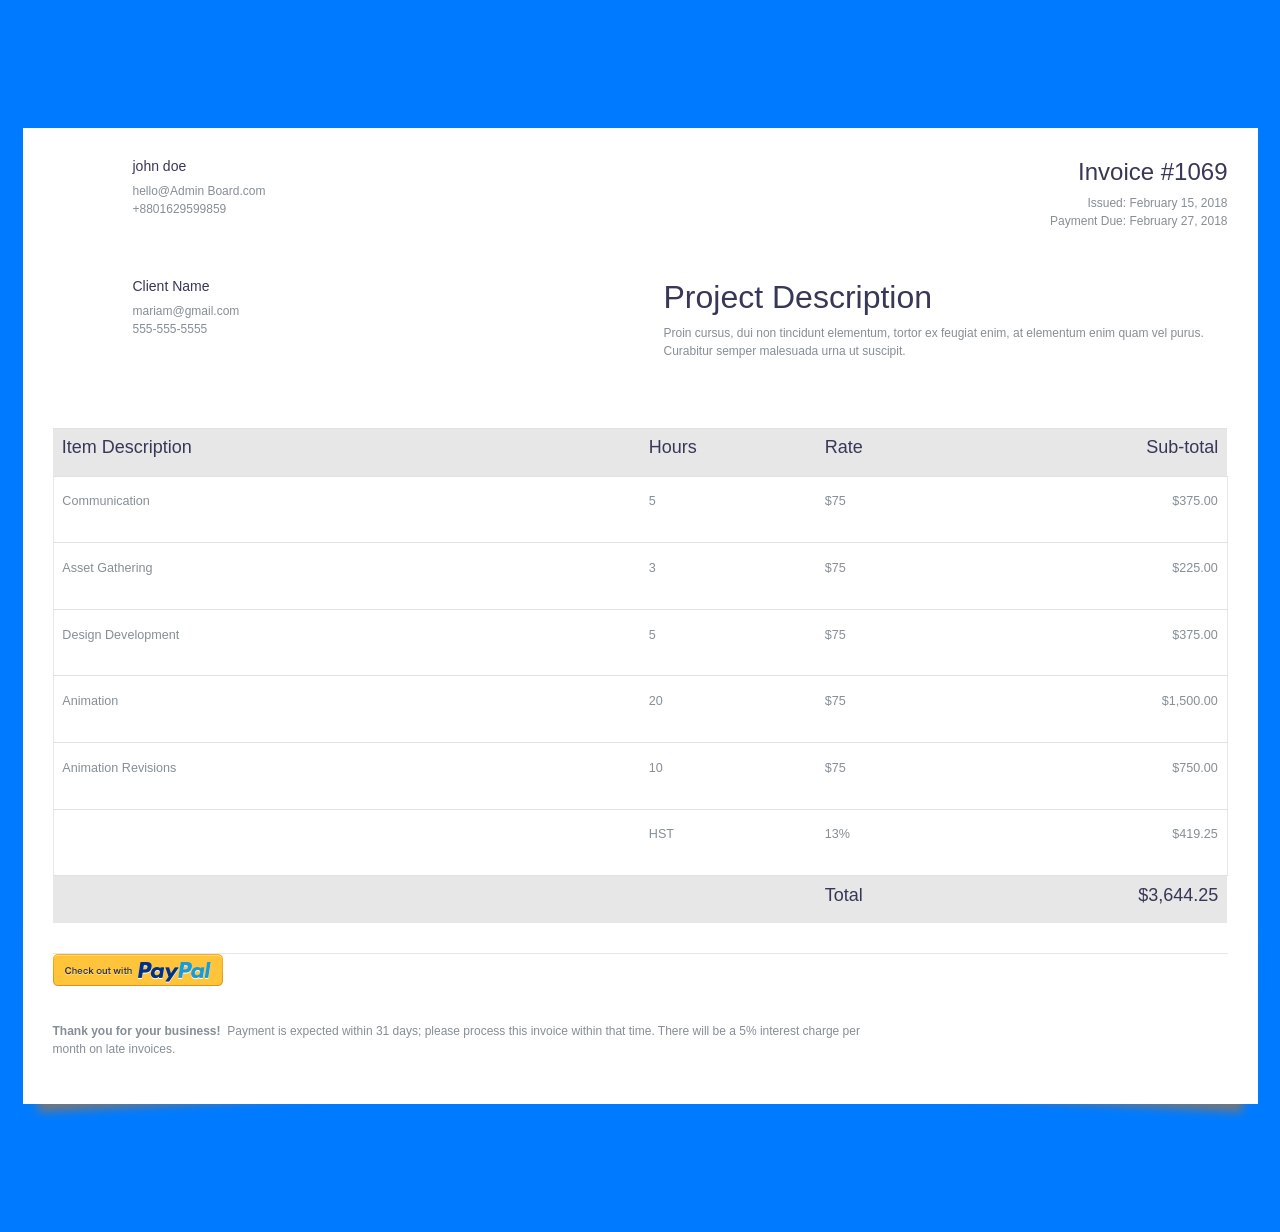
<file: src/main/resources/resources/html/invoice.html>
<!DOCTYPE html>
<html lang="en">

<head>
    <meta charset="utf-8">
    <meta http-equiv="X-UA-Compatible" content="IE=edge">
    <meta name="viewport" content="width=device-width, initial-scale=1">

    <title>Focus Admin: Invoice</title>

    <!-- ================= Favicon ================== -->
    <!-- Standard -->
    <link rel="shortcut icon" href="http://placehold.it/64.png/000/fff">
    <!-- Retina iPad Touch Icon-->
    <link rel="apple-touch-icon" sizes="144x144" href="http://placehold.it/144.png/000/fff">
    <!-- Retina iPhone Touch Icon-->
    <link rel="apple-touch-icon" sizes="114x114" href="http://placehold.it/114.png/000/fff">
    <!-- Standard iPad Touch Icon-->
    <link rel="apple-touch-icon" sizes="72x72" href="http://placehold.it/72.png/000/fff">
    <!-- Standard iPhone Touch Icon-->
    <link rel="apple-touch-icon" sizes="57x57" href="http://placehold.it/57.png/000/fff">

    <!-- Styles -->
    <link href="assets/css/lib/font-awesome.min.css" rel="stylesheet">
    <link href="assets/css/lib/themify-icons.css" rel="stylesheet">
    <link href="assets/css/lib/bootstrap.min.css" rel="stylesheet">
    <link href="assets/css/lib/helper.css" rel="stylesheet">
    <link href="assets/css/style.css" rel="stylesheet">
</head>

<body class="bg-primary">

    <div class="unix-invoice">
        <div class="container-fluid">
            <div class="row">
                <div class="col-lg-12">
                    <div id="invoice" class="effect2 m-t-120">
                        <div id="invoice-top">
                            <div class="invoice-logo"></div>
                            <div class="invoice-info">
                                <h2>john doe</h2>
                                <p> hello@Admin Board.com <br> +8801629599859
                                </p>
                            </div>
                            <!--End Info-->
                            <div class="title">
                                <h4>Invoice #1069</h4>
                                <p>Issued: February 15, 2018<br> Payment Due: February 27, 2018
                                </p>
                            </div>
                            <!--End Title-->
                        </div>
                        <!--End InvoiceTop-->



                        <div id="invoice-mid">

                            <div class="clientlogo"></div>
                            <div class="invoice-info">
                                <h2>Client Name</h2>
                                <p>mariam@gmail.com<br> 555-555-5555
                                    <br>
                            </div>

                            <div id="project">
                                <h2>Project Description</h2>
                                <p>Proin cursus, dui non tincidunt elementum, tortor ex feugiat enim, at elementum enim quam vel purus. Curabitur semper malesuada urna ut suscipit.</p>
                            </div>

                        </div>
                        <!--End Invoice Mid-->

                        <div id="invoice-bot">

                            <div id="invoice-table">
                                <div class="table-responsive">
                                    <table class="table">
                                        <tr class="tabletitle">
                                            <td class="table-item">
                                                <h2>Item Description</h2>
                                            </td>
                                            <td class="Hours">
                                                <h2>Hours</h2>
                                            </td>
                                            <td class="Rate">
                                                <h2>Rate</h2>
                                            </td>
                                            <td class="subtotal">
                                                <h2>Sub-total</h2>
                                            </td>
                                        </tr>

                                        <tr class="service">
                                            <td class="tableitem">
                                                <p class="itemtext">Communication</p>
                                            </td>
                                            <td class="tableitem">
                                                <p class="itemtext">5</p>
                                            </td>
                                            <td class="tableitem">
                                                <p class="itemtext">$75</p>
                                            </td>
                                            <td class="tableitem">
                                                <p class="itemtext">$375.00</p>
                                            </td>
                                        </tr>

                                        <tr class="service">
                                            <td class="tableitem">
                                                <p class="itemtext">Asset Gathering</p>
                                            </td>
                                            <td class="tableitem">
                                                <p class="itemtext">3</p>
                                            </td>
                                            <td class="tableitem">
                                                <p class="itemtext">$75</p>
                                            </td>
                                            <td class="tableitem">
                                                <p class="itemtext">$225.00</p>
                                            </td>
                                        </tr>

                                        <tr class="service">
                                            <td class="tableitem">
                                                <p class="itemtext">Design Development</p>
                                            </td>
                                            <td class="tableitem">
                                                <p class="itemtext">5</p>
                                            </td>
                                            <td class="tableitem">
                                                <p class="itemtext">$75</p>
                                            </td>
                                            <td class="tableitem">
                                                <p class="itemtext">$375.00</p>
                                            </td>
                                        </tr>

                                        <tr class="service">
                                            <td class="tableitem">
                                                <p class="itemtext">Animation</p>
                                            </td>
                                            <td class="tableitem">
                                                <p class="itemtext">20</p>
                                            </td>
                                            <td class="tableitem">
                                                <p class="itemtext">$75</p>
                                            </td>
                                            <td class="tableitem">
                                                <p class="itemtext">$1,500.00</p>
                                            </td>
                                        </tr>

                                        <tr class="service">
                                            <td class="tableitem">
                                                <p class="itemtext">Animation Revisions</p>
                                            </td>
                                            <td class="tableitem">
                                                <p class="itemtext">10</p>
                                            </td>
                                            <td class="tableitem">
                                                <p class="itemtext">$75</p>
                                            </td>
                                            <td class="tableitem">
                                                <p class="itemtext">$750.00</p>
                                            </td>
                                        </tr>

                                        <tr class="service">
                                            <td class="tableitem">
                                                <p class="itemtext"></p>
                                            </td>
                                            <td class="tableitem">
                                                <p class="itemtext">HST</p>
                                            </td>
                                            <td class="tableitem">
                                                <p class="itemtext">13%</p>
                                            </td>
                                            <td class="tableitem">
                                                <p class="itemtext">$419.25</p>
                                            </td>
                                        </tr>


                                        <tr class="tabletitle">
                                            <td></td>
                                            <td></td>
                                            <td class="Rate">
                                                <h2>Total</h2>
                                            </td>
                                            <td class="payment">
                                                <h2>$3,644.25</h2>
                                            </td>
                                        </tr>

                                    </table>
                                </div>
                            </div>
                            <!--End Table-->

                            <form action="https://www.paypal.com/cgi-bin/webscr" method="post" target="_top">
                                <input type="hidden" name="cmd" value="_s-xclick">
                                <input type="hidden" name="hosted_button_id" value="QRZ7QTM9XRPJ6">
                                <input type="image" src="assets/images/paypal.png" name="submit" alt="PayPal - The safer, easier way to pay online!">
                            </form>


                            <div id="legalcopy">
                                <p class="legal"><strong>Thank you for your business!</strong>  Payment is expected within 31 days; please process this invoice within that time. There will be a 5% interest charge per month on late invoices.
                                </p>
                            </div>

                        </div>
                        <!--End InvoiceBot-->
                    </div>
                    <!--End Invoice-->
                </div>
            </div>
        </div>
    </div>

</body>

</html>
</file>
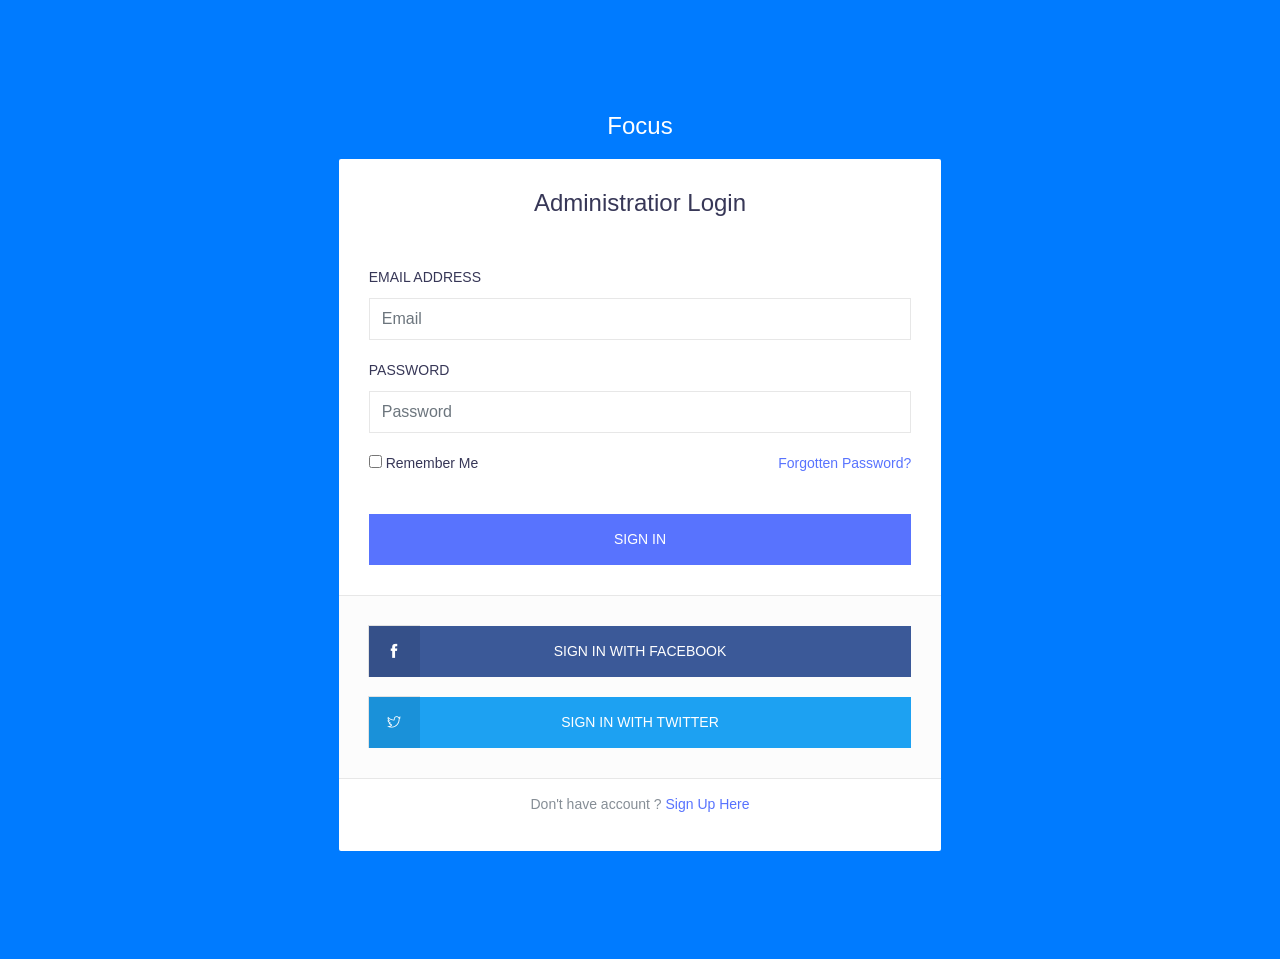
<file: src/main/resources/resources/html/page-login.html>
<!DOCTYPE html>
<html lang="en">

<head>
    <meta charset="utf-8">
    <meta http-equiv="X-UA-Compatible" content="IE=edge">
    <meta name="viewport" content="width=device-width, initial-scale=1">

    <title>Focus Admin: Widget</title>

    <!-- ================= Favicon ================== -->
    <!-- Standard -->
    <link rel="shortcut icon" href="http://placehold.it/64.png/000/fff">
    <!-- Retina iPad Touch Icon-->
    <link rel="apple-touch-icon" sizes="144x144" href="http://placehold.it/144.png/000/fff">
    <!-- Retina iPhone Touch Icon-->
    <link rel="apple-touch-icon" sizes="114x114" href="http://placehold.it/114.png/000/fff">
    <!-- Standard iPad Touch Icon-->
    <link rel="apple-touch-icon" sizes="72x72" href="http://placehold.it/72.png/000/fff">
    <!-- Standard iPhone Touch Icon-->
    <link rel="apple-touch-icon" sizes="57x57" href="http://placehold.it/57.png/000/fff">

    <!-- Styles -->
    <link href="assets/css/lib/font-awesome.min.css" rel="stylesheet">
    <link href="assets/css/lib/themify-icons.css" rel="stylesheet">
    <link href="assets/css/lib/bootstrap.min.css" rel="stylesheet">
    <link href="assets/css/lib/helper.css" rel="stylesheet">
    <link href="assets/css/style.css" rel="stylesheet">
</head>

<body class="bg-primary">

    <div class="unix-login">
        <div class="container-fluid">
            <div class="row justify-content-center">
                <div class="col-lg-6">
                    <div class="login-content">
                        <div class="login-logo">
                            <a href="index.html"><span>Focus</span></a>
                        </div>
                        <div class="login-form">
                            <h4>Administratior Login</h4>
                            <form>
                                <div class="form-group">
                                    <label>Email address</label>
                                    <input type="email" class="form-control" placeholder="Email">
                                </div>
                                <div class="form-group">
                                    <label>Password</label>
                                    <input type="password" class="form-control" placeholder="Password">
                                </div>
                                <div class="checkbox">
                                    <label>
										<input type="checkbox"> Remember Me
									</label>
                                    <label class="pull-right">
										<a href="#">Forgotten Password?</a>
									</label>

                                </div>
                                <button type="submit" class="btn btn-primary btn-flat m-b-30 m-t-30">Sign in</button>
                                <div class="social-login-content">
                                    <div class="social-button">
                                        <button type="button" class="btn btn-primary bg-facebook btn-flat btn-addon m-b-10"><i class="ti-facebook"></i>Sign in with facebook</button>
                                        <button type="button" class="btn btn-primary bg-twitter btn-flat btn-addon m-t-10"><i class="ti-twitter"></i>Sign in with twitter</button>
                                    </div>
                                </div>
                                <div class="register-link m-t-15 text-center">
                                    <p>Don't have account ? <a href="#"> Sign Up Here</a></p>
                                </div>
                            </form>
                        </div>
                    </div>
                </div>
            </div>
        </div>
    </div>

</body>

</html>
</file>
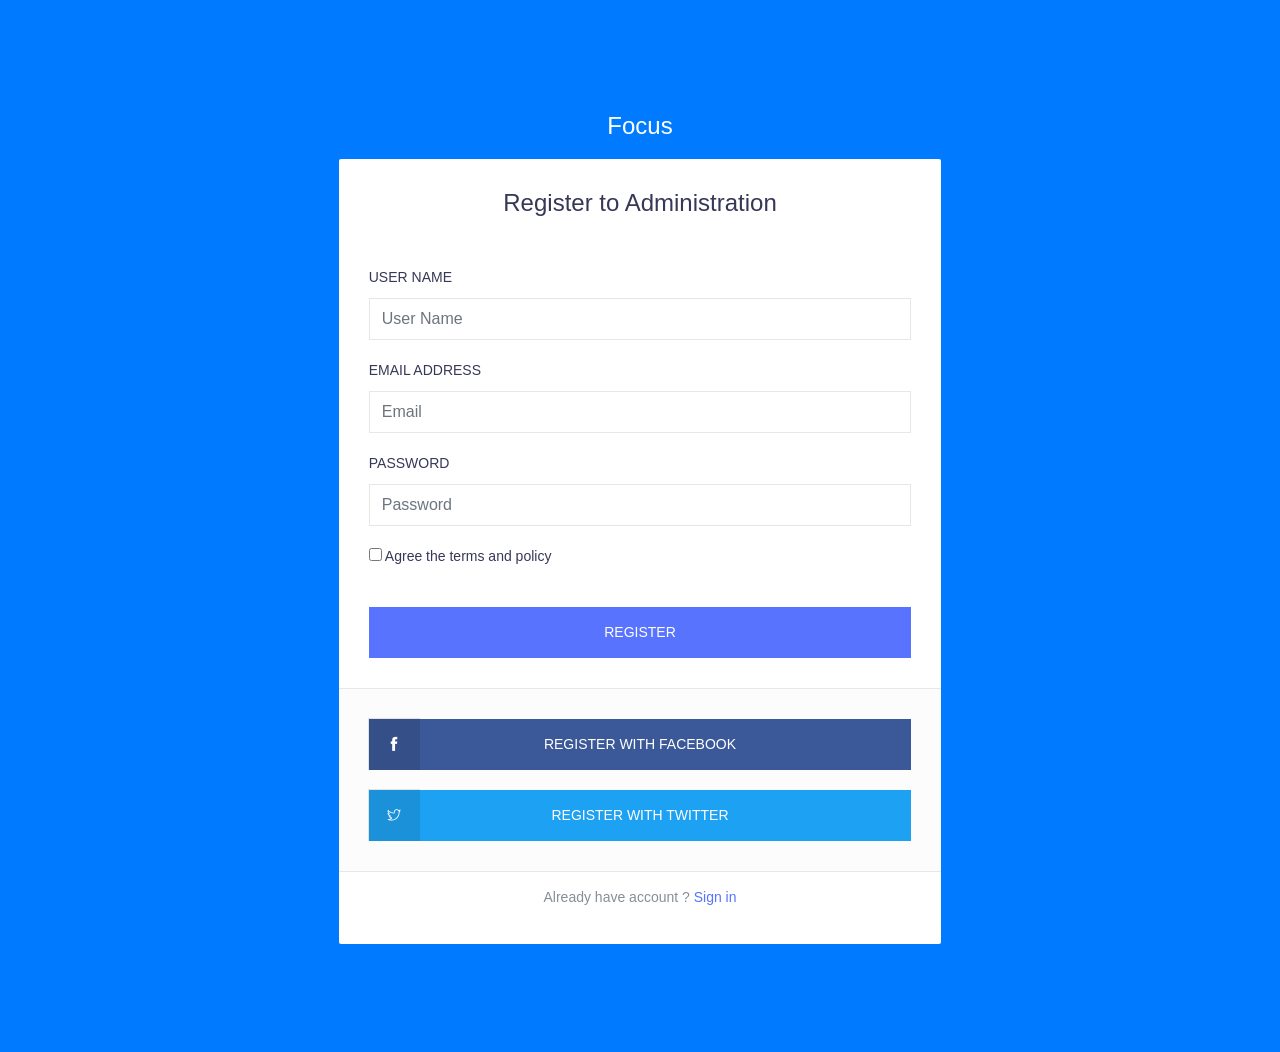
<file: src/main/resources/resources/html/page-register.html>
<!DOCTYPE html>
<html lang="en">

<head>
    <meta charset="utf-8">
    <meta http-equiv="X-UA-Compatible" content="IE=edge">
    <meta name="viewport" content="width=device-width, initial-scale=1">

    <title>Focus Admin: Widget</title>

    <!-- ================= Favicon ================== -->
    <!-- Standard -->
    <link rel="shortcut icon" href="http://placehold.it/64.png/000/fff">
    <!-- Retina iPad Touch Icon-->
    <link rel="apple-touch-icon" sizes="144x144" href="http://placehold.it/144.png/000/fff">
    <!-- Retina iPhone Touch Icon-->
    <link rel="apple-touch-icon" sizes="114x114" href="http://placehold.it/114.png/000/fff">
    <!-- Standard iPad Touch Icon-->
    <link rel="apple-touch-icon" sizes="72x72" href="http://placehold.it/72.png/000/fff">
    <!-- Standard iPhone Touch Icon-->
    <link rel="apple-touch-icon" sizes="57x57" href="http://placehold.it/57.png/000/fff">

    <!-- Styles -->
    <link href="assets/css/lib/font-awesome.min.css" rel="stylesheet">
    <link href="assets/css/lib/themify-icons.css" rel="stylesheet">
    <link href="assets/css/lib/bootstrap.min.css" rel="stylesheet">
    <link href="assets/css/lib/helper.css" rel="stylesheet">
    <link href="assets/css/style.css" rel="stylesheet">
</head>

<body class="bg-primary">

    <div class="unix-login">
        <div class="container-fluid">
            <div class="row justify-content-center">
                <div class="col-lg-6">
                    <div class="login-content">
                        <div class="login-logo">
                            <a href="index.html"><span>Focus</span></a>
                        </div>
                        <div class="login-form">
                            <h4>Register to Administration</h4>
                            <form>
                                <div class="form-group">
                                    <label>User Name</label>
                                    <input type="email" class="form-control" placeholder="User Name">
                                </div>
                                <div class="form-group">
                                    <label>Email address</label>
                                    <input type="email" class="form-control" placeholder="Email">
                                </div>
                                <div class="form-group">
                                    <label>Password</label>
                                    <input type="password" class="form-control" placeholder="Password">
                                </div>
                                <div class="checkbox">
                                    <label>
										<input type="checkbox"> Agree the terms and policy 
									</label>
                                </div>
                                <button type="submit" class="btn btn-primary btn-flat m-b-30 m-t-30">Register</button>
                                <div class="social-login-content">
                                    <div class="social-button">
                                        <button type="button" class="btn btn-primary bg-facebook btn-flat btn-addon m-b-10"><i class="ti-facebook"></i>Register with facebook</button>
                                        <button type="button" class="btn btn-primary bg-twitter btn-flat btn-addon m-t-10"><i class="ti-twitter"></i>Register with twitter</button>
                                    </div>
                                </div>
                                <div class="register-link m-t-15 text-center">
                                    <p>Already have account ? <a href="#"> Sign in</a></p>
                                </div>
                            </form>
                        </div>
                    </div>
                </div>
            </div>
        </div>
    </div>

</body>

</html>
</file>
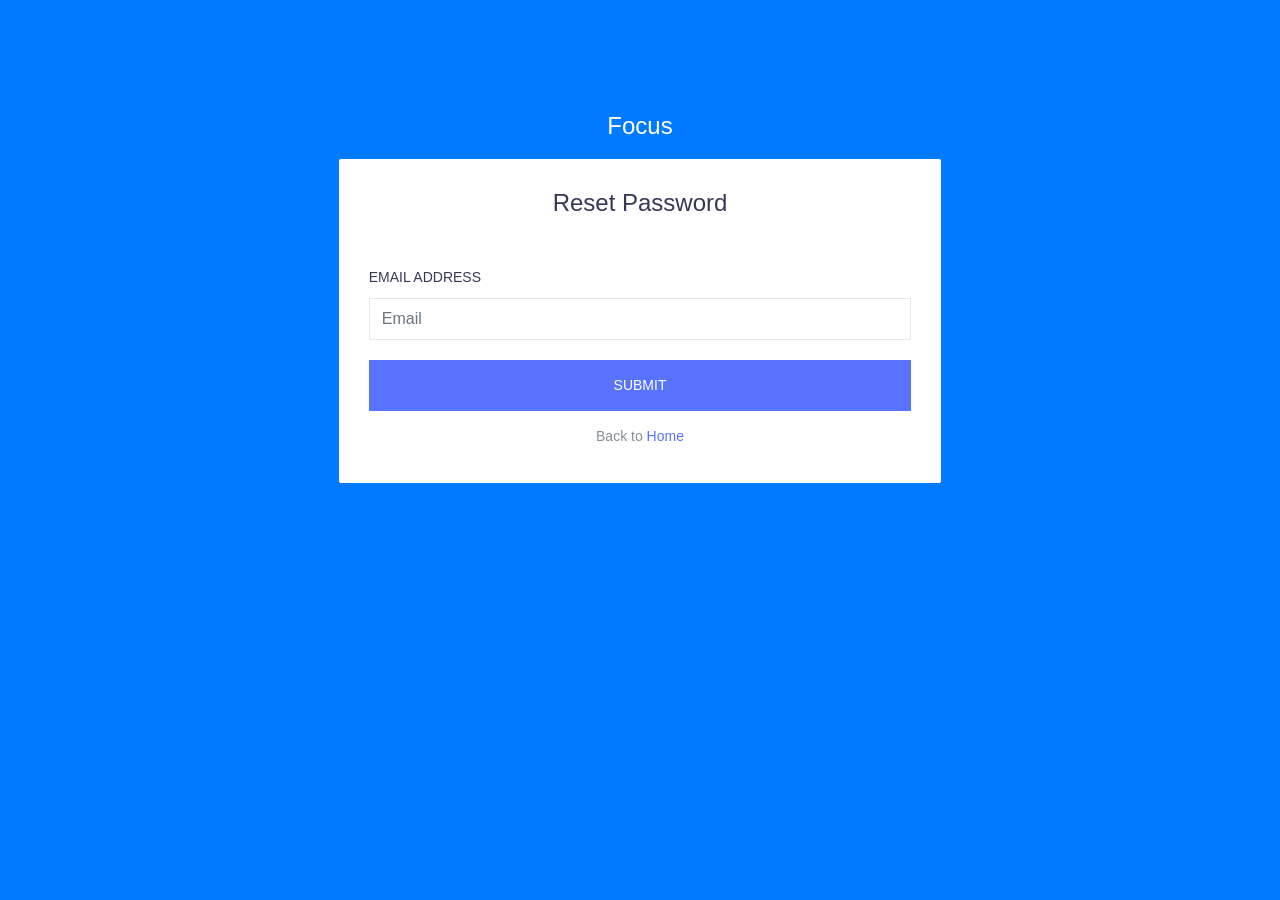
<file: src/main/resources/resources/html/page-reset-password.html>
<!DOCTYPE html>
<html lang="en">

<head>
    <meta charset="utf-8">
    <meta http-equiv="X-UA-Compatible" content="IE=edge">
    <meta name="viewport" content="width=device-width, initial-scale=1">

    <title>Focus Admin: Widget</title>

    <!-- ================= Favicon ================== -->
    <!-- Standard -->
    <link rel="shortcut icon" href="http://placehold.it/64.png/000/fff">
    <!-- Retina iPad Touch Icon-->
    <link rel="apple-touch-icon" sizes="144x144" href="http://placehold.it/144.png/000/fff">
    <!-- Retina iPhone Touch Icon-->
    <link rel="apple-touch-icon" sizes="114x114" href="http://placehold.it/114.png/000/fff">
    <!-- Standard iPad Touch Icon-->
    <link rel="apple-touch-icon" sizes="72x72" href="http://placehold.it/72.png/000/fff">
    <!-- Standard iPhone Touch Icon-->
    <link rel="apple-touch-icon" sizes="57x57" href="http://placehold.it/57.png/000/fff">

    <!-- Styles -->
    <link href="assets/css/lib/font-awesome.min.css" rel="stylesheet">
    <link href="assets/css/lib/themify-icons.css" rel="stylesheet">
    <link href="assets/css/lib/bootstrap.min.css" rel="stylesheet">
    <link href="assets/css/lib/helper.css" rel="stylesheet">
    <link href="assets/css/style.css" rel="stylesheet">
</head>

<body class="bg-primary">

    <div class="unix-login">
        <div class="container-fluid">
            <div class="row justify-content-center">
                <div class="col-lg-6">
                    <div class="login-content">
                        <div class="login-logo">
                            <a href="index.html"><span>Focus</span></a>
                        </div>
                        <div class="login-form">
                            <h4>Reset Password</h4>
                            <form>
                                <div class="form-group">
                                    <label>Email address</label>
                                    <input type="email" class="form-control" placeholder="Email">
                                </div>
                                <button type="submit" class="btn btn-primary btn-flat m-b-15">Submit</button>
                                <div class="register-link text-center">
                                    <p>Back to <a href="#"> Home</a></p>
                                </div>
                            </form>
                        </div>
                    </div>
                </div>
            </div>
        </div>
    </div>

</body>

</html>
</file>
<file: src/main/resources/resources/html/assets/css/lib/themify-icons.css>
.icon-section {
	margin: 0 0 3em;
	clear: both;
	overflow: hidden;
}
.icon-container {
	width: 240px; 
	padding: .7em 0;
	float: left; 
	position: relative;
	text-align: left;
}
.icon-container [class^="ti-"], 
.icon-container [class*=" ti-"] {
	color: #000;
	position: absolute;
	margin-top: 3px;
	transition: .3s;
}
.icon-container:hover [class^="ti-"],
.icon-container:hover [class*=" ti-"] {
	font-size: 2.2em;
	margin-top: -5px;
}
.icon-container:hover .icon-name {
	color: #000;
}
.icon-name {
	color: #aaa;
	margin-left: 35px;
	font-size: 14px;
	transition: .3s;
}
.icon-container:hover .icon-name {
	margin-left: 45px;
}
















@font-face {
	font-family: 'themify';
	src:url('../../fonts/themify.eot?-fvbane');
	src:url('../../fonts/themify.eot?#iefix-fvbane') format('embedded-opentype'),
		url('../../fonts/themify.woff?-fvbane') format('woff'),
		url('../../fonts/themify.ttf?-fvbane') format('truetype'),
		url('../../fonts/themify.svg?-fvbane#themify') format('svg');
	font-weight: normal;
	font-style: normal;
}

@font-face {
	font-family: 'themify';
	src:url('../admin/assets/fonts/themify.eot?-fvbane');
	src:url('../admin/assets/fonts/themify.eot?#iefix-fvbane') format('embedded-opentype'),
		url('../admin/assets/fonts/themify.woff?-fvbane') format('woff'),
		url('../admin/assets/fonts/themify.ttf?-fvbane') format('truetype'),
		url('../admin/assets/fonts/themify.svg?-fvbane#themify') format('svg');
	font-weight: normal;
	font-style: normal;
}

[class^="ti-"], [class*=" ti-"] {
	font-family: 'themify';
	speak: none;
	font-style: normal;
	font-weight: normal;
	font-variant: normal;
	text-transform: none;
	line-height: 1;

	/* Better Font Rendering =========== */
	-webkit-font-smoothing: antialiased;
	-moz-osx-font-smoothing: grayscale;
}

.ti-wand:before {
	content: "\e600";
}
.ti-volume:before {
	content: "\e601";
}
.ti-user:before {
	content: "\e602";
}
.ti-unlock:before {
	content: "\e603";
}
.ti-unlink:before {
	content: "\e604";
}
.ti-trash:before {
	content: "\e605";
}
.ti-thought:before {
	content: "\e606";
}
.ti-target:before {
	content: "\e607";
}
.ti-tag:before {
	content: "\e608";
}
.ti-tablet:before {
	content: "\e609";
}
.ti-star:before {
	content: "\e60a";
}
.ti-spray:before {
	content: "\e60b";
}
.ti-signal:before {
	content: "\e60c";
}
.ti-shopping-cart:before {
	content: "\e60d";
}
.ti-shopping-cart-full:before {
	content: "\e60e";
}
.ti-settings:before {
	content: "\e60f";
}
.ti-search:before {
	content: "\e610";
}
.ti-zoom-in:before {
	content: "\e611";
}
.ti-zoom-out:before {
	content: "\e612";
}
.ti-cut:before {
	content: "\e613";
}
.ti-ruler:before {
	content: "\e614";
}
.ti-ruler-pencil:before {
	content: "\e615";
}
.ti-ruler-alt:before {
	content: "\e616";
}
.ti-bookmark:before {
	content: "\e617";
}
.ti-bookmark-alt:before {
	content: "\e618";
}
.ti-reload:before {
	content: "\e619";
}
.ti-plus:before {
	content: "\e61a";
}
.ti-pin:before {
	content: "\e61b";
}
.ti-pencil:before {
	content: "\e61c";
}
.ti-pencil-alt:before {
	content: "\e61d";
}
.ti-paint-roller:before {
	content: "\e61e";
}
.ti-paint-bucket:before {
	content: "\e61f";
}
.ti-na:before {
	content: "\e620";
}
.ti-mobile:before {
	content: "\e621";
}
.ti-minus:before {
	content: "\e622";
}
.ti-medall:before {
	content: "\e623";
}
.ti-medall-alt:before {
	content: "\e624";
}
.ti-marker:before {
	content: "\e625";
}
.ti-marker-alt:before {
	content: "\e626";
}
.ti-arrow-up:before {
	content: "\e627";
}
.ti-arrow-right:before {
	content: "\e628";
}
.ti-arrow-left:before {
	content: "\e629";
}
.ti-arrow-down:before {
	content: "\e62a";
}
.ti-lock:before {
	content: "\e62b";
}
.ti-location-arrow:before {
	content: "\e62c";
}
.ti-link:before {
	content: "\e62d";
}
.ti-layout:before {
	content: "\e62e";
}
.ti-layers:before {
	content: "\e62f";
}
.ti-layers-alt:before {
	content: "\e630";
}
.ti-key:before {
	content: "\e631";
}
.ti-import:before {
	content: "\e632";
}
.ti-image:before {
	content: "\e633";
}
.ti-heart:before {
	content: "\e634";
}
.ti-heart-broken:before {
	content: "\e635";
}
.ti-hand-stop:before {
	content: "\e636";
}
.ti-hand-open:before {
	content: "\e637";
}
.ti-hand-drag:before {
	content: "\e638";
}
.ti-folder:before {
	content: "\e639";
}
.ti-flag:before {
	content: "\e63a";
}
.ti-flag-alt:before {
	content: "\e63b";
}
.ti-flag-alt-2:before {
	content: "\e63c";
}
.ti-eye:before {
	content: "\e63d";
}
.ti-export:before {
	content: "\e63e";
}
.ti-exchange-vertical:before {
	content: "\e63f";
}
.ti-desktop:before {
	content: "\e640";
}
.ti-cup:before {
	content: "\e641";
}
.ti-crown:before {
	content: "\e642";
}
.ti-comments:before {
	content: "\e643";
}
.ti-comment:before {
	content: "\e644";
}
.ti-comment-alt:before {
	content: "\e645";
}
.ti-close:before {
	content: "\e646";
}
.ti-clip:before {
	content: "\e647";
}
.ti-angle-up:before {
	content: "\e648";
}
.ti-angle-right:before {
	content: "\e649";
}
.ti-angle-left:before {
	content: "\e64a";
}
.ti-angle-down:before {
	content: "\e64b";
}
.ti-check:before {
	content: "\e64c";
}
.ti-check-box:before {
	content: "\e64d";
}
.ti-camera:before {
	content: "\e64e";
}
.ti-announcement:before {
	content: "\e64f";
}
.ti-brush:before {
	content: "\e650";
}
.ti-briefcase:before {
	content: "\e651";
}
.ti-bolt:before {
	content: "\e652";
}
.ti-bolt-alt:before {
	content: "\e653";
}
.ti-blackboard:before {
	content: "\e654";
}
.ti-bag:before {
	content: "\e655";
}
.ti-move:before {
	content: "\e656";
}
.ti-arrows-vertical:before {
	content: "\e657";
}
.ti-arrows-horizontal:before {
	content: "\e658";
}
.ti-fullscreen:before {
	content: "\e659";
}
.ti-arrow-top-right:before {
	content: "\e65a";
}
.ti-arrow-top-left:before {
	content: "\e65b";
}
.ti-arrow-circle-up:before {
	content: "\e65c";
}
.ti-arrow-circle-right:before {
	content: "\e65d";
}
.ti-arrow-circle-left:before {
	content: "\e65e";
}
.ti-arrow-circle-down:before {
	content: "\e65f";
}
.ti-angle-double-up:before {
	content: "\e660";
}
.ti-angle-double-right:before {
	content: "\e661";
}
.ti-angle-double-left:before {
	content: "\e662";
}
.ti-angle-double-down:before {
	content: "\e663";
}
.ti-zip:before {
	content: "\e664";
}
.ti-world:before {
	content: "\e665";
}
.ti-wheelchair:before {
	content: "\e666";
}
.ti-view-list:before {
	content: "\e667";
}
.ti-view-list-alt:before {
	content: "\e668";
}
.ti-view-grid:before {
	content: "\e669";
}
.ti-uppercase:before {
	content: "\e66a";
}
.ti-upload:before {
	content: "\e66b";
}
.ti-underline:before {
	content: "\e66c";
}
.ti-truck:before {
	content: "\e66d";
}
.ti-timer:before {
	content: "\e66e";
}
.ti-ticket:before {
	content: "\e66f";
}
.ti-thumb-up:before {
	content: "\e670";
}
.ti-thumb-down:before {
	content: "\e671";
}
.ti-text:before {
	content: "\e672";
}
.ti-stats-up:before {
	content: "\e673";
}
.ti-stats-down:before {
	content: "\e674";
}
.ti-split-v:before {
	content: "\e675";
}
.ti-split-h:before {
	content: "\e676";
}
.ti-smallcap:before {
	content: "\e677";
}
.ti-shine:before {
	content: "\e678";
}
.ti-shift-right:before {
	content: "\e679";
}
.ti-shift-left:before {
	content: "\e67a";
}
.ti-shield:before {
	content: "\e67b";
}
.ti-notepad:before {
	content: "\e67c";
}
.ti-server:before {
	content: "\e67d";
}
.ti-quote-right:before {
	content: "\e67e";
}
.ti-quote-left:before {
	content: "\e67f";
}
.ti-pulse:before {
	content: "\e680";
}
.ti-printer:before {
	content: "\e681";
}
.ti-power-off:before {
	content: "\e682";
}
.ti-plug:before {
	content: "\e683";
}
.ti-pie-chart:before {
	content: "\e684";
}
.ti-paragraph:before {
	content: "\e685";
}
.ti-panel:before {
	content: "\e686";
}
.ti-package:before {
	content: "\e687";
}
.ti-music:before {
	content: "\e688";
}
.ti-music-alt:before {
	content: "\e689";
}
.ti-mouse:before {
	content: "\e68a";
}
.ti-mouse-alt:before {
	content: "\e68b";
}
.ti-money:before {
	content: "\e68c";
}
.ti-microphone:before {
	content: "\e68d";
}
.ti-menu:before {
	content: "\e68e";
}
.ti-menu-alt:before {
	content: "\e68f";
}
.ti-map:before {
	content: "\e690";
}
.ti-map-alt:before {
	content: "\e691";
}
.ti-loop:before {
	content: "\e692";
}
.ti-location-pin:before {
	content: "\e693";
}
.ti-list:before {
	content: "\e694";
}
.ti-light-bulb:before {
	content: "\e695";
}
.ti-Italic:before {
	content: "\e696";
}
.ti-info:before {
	content: "\e697";
}
.ti-infinite:before {
	content: "\e698";
}
.ti-id-badge:before {
	content: "\e699";
}
.ti-hummer:before {
	content: "\e69a";
}
.ti-home:before {
	content: "\e69b";
}
.ti-help:before {
	content: "\e69c";
}
.ti-headphone:before {
	content: "\e69d";
}
.ti-harddrives:before {
	content: "\e69e";
}
.ti-harddrive:before {
	content: "\e69f";
}
.ti-gift:before {
	content: "\e6a0";
}
.ti-game:before {
	content: "\e6a1";
}
.ti-filter:before {
	content: "\e6a2";
}
.ti-files:before {
	content: "\e6a3";
}
.ti-file:before {
	content: "\e6a4";
}
.ti-eraser:before {
	content: "\e6a5";
}
.ti-envelope:before {
	content: "\e6a6";
}
.ti-download:before {
	content: "\e6a7";
}
.ti-direction:before {
	content: "\e6a8";
}
.ti-direction-alt:before {
	content: "\e6a9";
}
.ti-dashboard:before {
	content: "\e6aa";
}
.ti-control-stop:before {
	content: "\e6ab";
}
.ti-control-shuffle:before {
	content: "\e6ac";
}
.ti-control-play:before {
	content: "\e6ad";
}
.ti-control-pause:before {
	content: "\e6ae";
}
.ti-control-forward:before {
	content: "\e6af";
}
.ti-control-backward:before {
	content: "\e6b0";
}
.ti-cloud:before {
	content: "\e6b1";
}
.ti-cloud-up:before {
	content: "\e6b2";
}
.ti-cloud-down:before {
	content: "\e6b3";
}
.ti-clipboard:before {
	content: "\e6b4";
}
.ti-car:before {
	content: "\e6b5";
}
.ti-calendar:before {
	content: "\e6b6";
}
.ti-book:before {
	content: "\e6b7";
}
.ti-bell:before {
	content: "\e6b8";
}
.ti-basketball:before {
	content: "\e6b9";
}
.ti-bar-chart:before {
	content: "\e6ba";
}
.ti-bar-chart-alt:before {
	content: "\e6bb";
}
.ti-back-right:before {
	content: "\e6bc";
}
.ti-back-left:before {
	content: "\e6bd";
}
.ti-arrows-corner:before {
	content: "\e6be";
}
.ti-archive:before {
	content: "\e6bf";
}
.ti-anchor:before {
	content: "\e6c0";
}
.ti-align-right:before {
	content: "\e6c1";
}
.ti-align-left:before {
	content: "\e6c2";
}
.ti-align-justify:before {
	content: "\e6c3";
}
.ti-align-center:before {
	content: "\e6c4";
}
.ti-alert:before {
	content: "\e6c5";
}
.ti-alarm-clock:before {
	content: "\e6c6";
}
.ti-agenda:before {
	content: "\e6c7";
}
.ti-write:before {
	content: "\e6c8";
}
.ti-window:before {
	content: "\e6c9";
}
.ti-widgetized:before {
	content: "\e6ca";
}
.ti-widget:before {
	content: "\e6cb";
}
.ti-widget-alt:before {
	content: "\e6cc";
}
.ti-wallet:before {
	content: "\e6cd";
}
.ti-video-clapper:before {
	content: "\e6ce";
}
.ti-video-camera:before {
	content: "\e6cf";
}
.ti-vector:before {
	content: "\e6d0";
}
.ti-themify-logo:before {
	content: "\e6d1";
}
.ti-themify-favicon:before {
	content: "\e6d2";
}
.ti-themify-favicon-alt:before {
	content: "\e6d3";
}
.ti-support:before {
	content: "\e6d4";
}
.ti-stamp:before {
	content: "\e6d5";
}
.ti-split-v-alt:before {
	content: "\e6d6";
}
.ti-slice:before {
	content: "\e6d7";
}
.ti-shortcode:before {
	content: "\e6d8";
}
.ti-shift-right-alt:before {
	content: "\e6d9";
}
.ti-shift-left-alt:before {
	content: "\e6da";
}
.ti-ruler-alt-2:before {
	content: "\e6db";
}
.ti-receipt:before {
	content: "\e6dc";
}
.ti-pin2:before {
	content: "\e6dd";
}
.ti-pin-alt:before {
	content: "\e6de";
}
.ti-pencil-alt2:before {
	content: "\e6df";
}
.ti-palette:before {
	content: "\e6e0";
}
.ti-more:before {
	content: "\e6e1";
}
.ti-more-alt:before {
	content: "\e6e2";
}
.ti-microphone-alt:before {
	content: "\e6e3";
}
.ti-magnet:before {
	content: "\e6e4";
}
.ti-line-double:before {
	content: "\e6e5";
}
.ti-line-dotted:before {
	content: "\e6e6";
}
.ti-line-dashed:before {
	content: "\e6e7";
}
.ti-layout-width-full:before {
	content: "\e6e8";
}
.ti-layout-width-default:before {
	content: "\e6e9";
}
.ti-layout-width-default-alt:before {
	content: "\e6ea";
}
.ti-layout-tab:before {
	content: "\e6eb";
}
.ti-layout-tab-window:before {
	content: "\e6ec";
}
.ti-layout-tab-v:before {
	content: "\e6ed";
}
.ti-layout-tab-min:before {
	content: "\e6ee";
}
.ti-layout-slider:before {
	content: "\e6ef";
}
.ti-layout-slider-alt:before {
	content: "\e6f0";
}
.ti-layout-sidebar-right:before {
	content: "\e6f1";
}
.ti-layout-sidebar-none:before {
	content: "\e6f2";
}
.ti-layout-sidebar-left:before {
	content: "\e6f3";
}
.ti-layout-placeholder:before {
	content: "\e6f4";
}
.ti-layout-menu:before {
	content: "\e6f5";
}
.ti-layout-menu-v:before {
	content: "\e6f6";
}
.ti-layout-menu-separated:before {
	content: "\e6f7";
}
.ti-layout-menu-full:before {
	content: "\e6f8";
}
.ti-layout-media-right-alt:before {
	content: "\e6f9";
}
.ti-layout-media-right:before {
	content: "\e6fa";
}
.ti-layout-media-overlay:before {
	content: "\e6fb";
}
.ti-layout-media-overlay-alt:before {
	content: "\e6fc";
}
.ti-layout-media-overlay-alt-2:before {
	content: "\e6fd";
}
.ti-layout-media-left-alt:before {
	content: "\e6fe";
}
.ti-layout-media-left:before {
	content: "\e6ff";
}
.ti-layout-media-center-alt:before {
	content: "\e700";
}
.ti-layout-media-center:before {
	content: "\e701";
}
.ti-layout-list-thumb:before {
	content: "\e702";
}
.ti-layout-list-thumb-alt:before {
	content: "\e703";
}
.ti-layout-list-post:before {
	content: "\e704";
}
.ti-layout-list-large-image:before {
	content: "\e705";
}
.ti-layout-line-solid:before {
	content: "\e706";
}
.ti-layout-grid4:before {
	content: "\e707";
}
.ti-layout-grid3:before {
	content: "\e708";
}
.ti-layout-grid2:before {
	content: "\e709";
}
.ti-layout-grid2-thumb:before {
	content: "\e70a";
}
.ti-layout-cta-right:before {
	content: "\e70b";
}
.ti-layout-cta-left:before {
	content: "\e70c";
}
.ti-layout-cta-center:before {
	content: "\e70d";
}
.ti-layout-cta-btn-right:before {
	content: "\e70e";
}
.ti-layout-cta-btn-left:before {
	content: "\e70f";
}
.ti-layout-column4:before {
	content: "\e710";
}
.ti-layout-column3:before {
	content: "\e711";
}
.ti-layout-column2:before {
	content: "\e712";
}
.ti-layout-accordion-separated:before {
	content: "\e713";
}
.ti-layout-accordion-merged:before {
	content: "\e714";
}
.ti-layout-accordion-list:before {
	content: "\e715";
}
.ti-ink-pen:before {
	content: "\e716";
}
.ti-info-alt:before {
	content: "\e717";
}
.ti-help-alt:before {
	content: "\e718";
}
.ti-headphone-alt:before {
	content: "\e719";
}
.ti-hand-point-up:before {
	content: "\e71a";
}
.ti-hand-point-right:before {
	content: "\e71b";
}
.ti-hand-point-left:before {
	content: "\e71c";
}
.ti-hand-point-down:before {
	content: "\e71d";
}
.ti-gallery:before {
	content: "\e71e";
}
.ti-face-smile:before {
	content: "\e71f";
}
.ti-face-sad:before {
	content: "\e720";
}
.ti-credit-card:before {
	content: "\e721";
}
.ti-control-skip-forward:before {
	content: "\e722";
}
.ti-control-skip-backward:before {
	content: "\e723";
}
.ti-control-record:before {
	content: "\e724";
}
.ti-control-eject:before {
	content: "\e725";
}
.ti-comments-smiley:before {
	content: "\e726";
}
.ti-brush-alt:before {
	content: "\e727";
}
.ti-youtube:before {
	content: "\e728";
}
.ti-vimeo:before {
	content: "\e729";
}
.ti-twitter:before {
	content: "\e72a";
}
.ti-time:before {
	content: "\e72b";
}
.ti-tumblr:before {
	content: "\e72c";
}
.ti-skype:before {
	content: "\e72d";
}
.ti-share:before {
	content: "\e72e";
}
.ti-share-alt:before {
	content: "\e72f";
}
.ti-rocket:before {
	content: "\e730";
}
.ti-pinterest:before {
	content: "\e731";
}
.ti-new-window:before {
	content: "\e732";
}
.ti-microsoft:before {
	content: "\e733";
}
.ti-list-ol:before {
	content: "\e734";
}
.ti-linkedin:before {
	content: "\e735";
}
.ti-layout-sidebar-2:before {
	content: "\e736";
}
.ti-layout-grid4-alt:before {
	content: "\e737";
}
.ti-layout-grid3-alt:before {
	content: "\e738";
}
.ti-layout-grid2-alt:before {
	content: "\e739";
}
.ti-layout-column4-alt:before {
	content: "\e73a";
}
.ti-layout-column3-alt:before {
	content: "\e73b";
}
.ti-layout-column2-alt:before {
	content: "\e73c";
}
.ti-instagram:before {
	content: "\e73d";
}
.ti-google:before {
	content: "\e73e";
}
.ti-github:before {
	content: "\e73f";
}
.ti-flickr:before {
	content: "\e740";
}
.ti-facebook:before {
	content: "\e741";
}
.ti-dropbox:before {
	content: "\e742";
}
.ti-dribbble:before {
	content: "\e743";
}
.ti-apple:before {
	content: "\e744";
}
.ti-android:before {
	content: "\e745";
}
.ti-save:before {
	content: "\e746";
}
.ti-save-alt:before {
	content: "\e747";
}
.ti-yahoo:before {
	content: "\e748";
}
.ti-wordpress:before {
	content: "\e749";
}
.ti-vimeo-alt:before {
	content: "\e74a";
}
.ti-twitter-alt:before {
	content: "\e74b";
}
.ti-tumblr-alt:before {
	content: "\e74c";
}
.ti-trello:before {
	content: "\e74d";
}
.ti-stack-overflow:before {
	content: "\e74e";
}
.ti-soundcloud:before {
	content: "\e74f";
}
.ti-sharethis:before {
	content: "\e750";
}
.ti-sharethis-alt:before {
	content: "\e751";
}
.ti-reddit:before {
	content: "\e752";
}
.ti-pinterest-alt:before {
	content: "\e753";
}
.ti-microsoft-alt:before {
	content: "\e754";
}
.ti-linux:before {
	content: "\e755";
}
.ti-jsfiddle:before {
	content: "\e756";
}
.ti-joomla:before {
	content: "\e757";
}
.ti-html5:before {
	content: "\e758";
}
.ti-flickr-alt:before {
	content: "\e759";
}
.ti-email:before {
	content: "\e75a";
}
.ti-drupal:before {
	content: "\e75b";
}
.ti-dropbox-alt:before {
	content: "\e75c";
}
.ti-css3:before {
	content: "\e75d";
}
.ti-rss:before {
	content: "\e75e";
}
.ti-rss-alt:before {
	content: "\e75f";
}
</file>
<file: src/main/resources/resources/html/assets/css/lib/menubar/sidebar.css>
.navbar .sidebar-toggle {
    float: left;
    margin-left: -4px;
}

.navbar .sidebar-toggle+.navbar-brand {
    margin-left: 0;
}

.sidebar {
    position: fixed;
    top: 0px;
    left: 0;
    bottom: 0;
    width: 250px;
    background: #343957;
    /* font-size: 14px; */
    z-index: 100;
    overflow: auto;
    -webkit-transform: translateZ(0);
    transform: translateZ(0);
    -webkit-transition: width 300ms ease-in-out;
    transition: width 300ms ease-in-out;
     box-shadow: 0 5px 20px rgba(0, 0, 0, 0.50);
}

.sidebar.sidebar-static {
    position: absolute;
}

.sidebar i {
    font-size: 1.12em;
    margin-right: 5px;
    vertical-align: middle;
    width: 1.4em;
    display: inline-block;
}

.sidebar i.fa {
    vertical-align: baseline;
}

.sidebar ul {
    margin: 0;
    list-style-type: none;
    padding: 0;
}

.sidebar .nano-content>ul {
    width: 100%;
    -webkit-transition: width 300ms ease-in-out;
    transition: width 300ms ease-in-out;
}

.sidebar .nano-content>ul li.label {
    font-size: 14px;
    /* height: 30px; */
    line-height: 40px;
    color: rgba(160, 180, 200, 0.55);
    text-transform: capitalize;
    font-weight: normal;
}

.sidebar .nano-content>ul li.content {
    padding: 10px;
    color: #D8D8D8;
}

.sidebar .nano-content>ul li.content .progress {
    margin-top: 0.7em;
}

.sidebar .nano-content>ul li>ul {
    display: none;
    background: rgba(52,57,87,0.2)!important;
}

.sidebar .nano-content>ul li.open>ul {
    display: block;
}

.sidebar .nano-content>ul li>a {
    display: block;
    cursor: pointer;
    color: #BDBDC7;
    padding: 10px;
    line-height: 30px;
    border-bottom: none;
    background: #343957;
    text-decoration: none;
    -webkit-transition: all 0.3s ease-in-out;
    transition: all 0.3s ease-in-out;
    position: relative;
}

.sidebar .nano-content>ul li>a:hover {
  background: linear-gradient(to right, #5772FE , #6D85FB);
}

.sidebar .nano-content>ul li>a>.sidebar-collapse-icon {
    float: right;
    margin-right: 5px;
    font-size: 10px;
    margin-top: 10px;
    transition: -webkit-transform 0.3s ease;
    -webkit-transition: -webkit-transform 0.3s ease;
    transition: transform 0.3s ease;
    transition: transform 0.3s ease, -webkit-transform 0.3s ease;
}

.sidebar .nano-content>ul li>a>.badge {
    font-weight: normal;
    position: absolute;
    right: 45px;
    top: 15px;
}

.sidebar .nano-content>ul li:hover>a, .sidebar .nano-content>ul li.active>a, .sidebar .nano-content>ul li.open>a {
    color: #fff;
    position: relative;
}

.sidebar .nano-content>ul li.active>a::before {
    background: #03A9F5;
    content: "";
    height: 100%;
    left: 0;
    position: absolute;
    top: 0;
    width: 3px;
}

.sidebar .nano-content>ul li.open>a>.sidebar-collapse-icon {
    -webkit-transform: rotate(-180deg);
    transform: rotate(-180deg);
}

.sidebar .nano-content>ul>li.label, .sidebar .nano-content>ul>li.content, .sidebar .nano-content>ul>li>a {
    padding-left: 20px;
    padding-right: 20px;
}

html.rtl .sidebar .nano-content>ul>li.label, html.rtl .sidebar .nano-content>ul>li.content, html.rtl .sidebar .nano-content>ul>li>a {
    padding-left: 15px;
    padding-right: 15px;
}

.sidebar .nano-content>ul>li.active>a, .sidebar .nano-content>ul>li.open>a, .sidebar .nano-content>ul>li>ul {
    background: linear-gradient(to right, #5772FE , #6D85FB);
}

.sidebar .nano-content>ul>li>ul>li.label, .sidebar .nano-content>ul>li>ul>li.content, .sidebar .nano-content>ul>li>ul>li>a {
    padding-left: 50px;
    padding-right: 15px;
}

html.rtl .sidebar .nano-content>ul>li>ul>li.label, html.rtl .sidebar .nano-content>ul>li>ul>li.content, html.rtl .sidebar .nano-content>ul>li>ul>li>a {
    padding-left: 15px;
    padding-right: 45px;
}

.sidebar .nano-content>ul>li>ul>li.active>a, .sidebar .nano-content>ul>li>ul>li.open>a, .sidebar .nano-content>ul>li>ul>li>ul {
    background: #242634;
}

.sidebar .nano-content>ul>li>ul>li>ul>li.label, .sidebar .nano-content>ul>li>ul>li>ul>li.content, .sidebar .nano-content>ul>li>ul>li>ul>li>a {
    padding-left: 67.5px;
    padding-right: 15px;
}

html.rtl .sidebar .nano-content>ul>li>ul>li>ul>li.label, html.rtl .sidebar .nano-content>ul>li>ul>li>ul>li.content, html.rtl .sidebar .nano-content>ul>li>ul>li>ul>li>a {
    padding-left: 15px;
    padding-right: 67.5px;
}

.sidebar .nano-content>ul>li>ul>li>ul>li.active>a, .sidebar .nano-content>ul>li>ul>li>ul>li.open>a, .sidebar .nano-content>ul>li>ul>li>ul>li>ul {
    background: #1c1d28;
}

.sidebar .nano-content>ul>li>ul>li>ul>li>ul>li.label, .sidebar .nano-content>ul>li>ul>li>ul>li>ul>li.content, .sidebar .nano-content>ul>li>ul>li>ul>li>ul>li>a {
    padding-left: 90px;
    padding-right: 15px;
}

html.rtl .sidebar .nano-content>ul>li>ul>li>ul>li>ul>li.label, html.rtl .sidebar .nano-content>ul>li>ul>li>ul>li>ul>li.content, html.rtl .sidebar .nano-content>ul>li>ul>li>ul>li>ul>li>a {
    padding-left: 15px;
    padding-right: 90px;
}

/* Small Sidebar styles */

body {
    position: relative;
}

.sidebar-hide .sidebar {
    left: -250px;
}

.sidebar {
    -webkit-transition: left 300ms ease-in-out, width 300ms ease-in-out;
    transition: left 300ms ease-in-out, width 300ms ease-in-out;
}

/* Hide to Small bar */

.sidebar-hide .sidebar.sidebar-hide-to-small {
    position: absolute;
    width: 60px;
    left: 0;
    top: 0px;
}

.sidebar-hide .sidebar.sidebar-hide-to-small, .sidebar-hide .sidebar.sidebar-hide-to-small .nano, .sidebar-hide .sidebar.sidebar-hide-to-small .nano-content {
    overflow: visible;
    /*background: #fff;*/
}

.sidebar-hide .sidebar.sidebar-hide-to-small .nano-content>ul {
    width: 60px;
}

.sidebar-hide .sidebar.sidebar-hide-to-small .nano-content>ul .label, .sidebar-hide .sidebar.sidebar-hide-to-small .nano-content>ul .content {
    display: none;
}

.sidebar-hide .sidebar.sidebar-hide-to-small .nano-content>ul .badge {
    display: none;
}

.sidebar-hide .sidebar.sidebar-hide-to-small .nano-content>ul>li>a {
    padding: 0;
    text-align: center;
    padding: 12px 0;
    line-height: 1;
}

.sidebar-hide .sidebar.sidebar-hide-to-small .nano-content>ul>li>a>i {
    width: auto;
    font-size: 1.2rem;
}

.sidebar-hide .sidebar.sidebar-hide-to-small .nano-content>ul>li>a, .sidebar-hide .sidebar.sidebar-hide-to-small .nano-content>ul>li>a>.sidebar-collapse-icon {
    font-size: 0;
}

.sidebar-hide .sidebar.sidebar-hide-to-small .nano-content>ul>li>a>.badge {
    position: absolute;
    right: 3px;
    top: 3px;
}

.sidebar-hide .sidebar.sidebar-hide-to-small .nano-content>ul>li {
    position: relative;
}

.sidebar-hide .sidebar.sidebar-hide-to-small .nano-content>ul>li>ul {
    visibility: hidden;
    width: 200px;
    position: absolute;
    top: 0;
    left: 100%;
}

.sidebar-hide .sidebar.sidebar-hide-to-small .nano-content>ul li:hover>ul {
    border-bottom: 1px solid #eee;
    border-right: 1px solid #eee;
    border-top: 1px solid #eee;
    -webkit-box-shadow: 0 2px 2px 0 #e7e7e7;
    box-shadow: 0 2px 2px 0 #e7e7e7;
    display: block !important;
    visibility: visible;
}

.sidebar-hide .sidebar.sidebar-hide-to-small~.content-wrap {
    margin-left: 60px;
}

.sidebar.sidebar-overlay.sidebar-hide-to-small~.content-wrap {
    margin-left: 60px;
}

/* Show with Push content */

.sidebar.sidebar-push~.content-wrap {
    -webkit-transform: translateX(250px) translateZ(0);
    transform: translateX(250px) translateZ(0);
    transition: -webkit-transform 300ms ease-in-out, margin-left 300ms ease-in-out;
    -webkit-transition: margin-left 300ms ease-in-out, -webkit-transform 300ms ease-in-out;
    transition: margin-left 300ms ease-in-out, -webkit-transform 300ms ease-in-out;
    transition: transform 300ms ease-in-out, margin-left 300ms ease-in-out;
    transition: transform 300ms ease-in-out, margin-left 300ms ease-in-out, -webkit-transform 300ms ease-in-out;
}

.sidebar-hide .sidebar.sidebar-push~.content-wrap {
    -webkit-transform: translateX(0) translateZ(0);
    transform: translateX(0) translateZ(0);
}

/* Show with Shrink content */

.sidebar.sidebar-shrink~.content-wrap {
    margin-left: 250px;
    -webkit-transition: margin-left 300ms ease-in-out;
    transition: margin-left 300ms ease-in-out;
}

.sidebar-hide .sidebar.sidebar-shrink~.content-wrap {
    margin-left: 0;
}

.sidebar-hide .sidebar.sidebar-shrink.sidebar-hide-to-small~.content-wrap {
    margin-left: 60px;
}

.sidebar-hide .sidebar.sidebar-shrink.sidebar-hide-to-small~.header {
    margin-left: 60px;
}

/* Hide on Content Click */

.sidebar.sidebar-overlap-content~.content-wrap:after {
    content: '';
    display: block;
    position: absolute;
    cursor: pointer;
    visibility: visible;
    opacity: 1;
    top: 0;
    right: 0;
    left: 0;
    bottom: 0;
    background-color: rgba(255, 255, 255, 0.7);
    z-index: 10;
    -webkit-transition: opacity 300ms ease-in-out, visibility 300ms ease-in-out;
    transition: opacity 300ms ease-in-out, visibility 300ms ease-in-out;
}

.sidebar-hide .sidebar.sidebar-overlap-content~.content-wrap:after {
    visibility: hidden;
    opacity: 0;
}

/* Nano Scroller */

.sidebar .nano {
    position: relative;
    width: 100%;
    height: 100%;
    overflow: hidden;
}

.sidebar .nano>.nano-content {
    position: absolute;
    overflow: scroll;
    overflow-x: hidden;
    top: 0;
    right: 0;
    bottom: 0;
    left: 0;
}

.sidebar .nano>.nano-content:focus {
    outline: thin dotted;
}

.sidebar .nano>.nano-content::-webkit-scrollbar {
    display: none;
}

.sidebar .nano.has-scrollbar>.nano-content::-webkit-scrollbar {
    display: block;
}

.sidebar .nano>.nano-pane {
    background: rgba(0, 0, 0, 0.25);
    position: absolute;
    width: 5px;
    right: 0;
    top: 0;
    bottom: 0;
    visibility: hidden\9;
    /* Target only IE7 and IE8 with this hack */
    opacity: 0.01;
    -webkit-transition: 0.2s;
    transition: 0.2s;
    border-radius: 5px;
}

.sidebar .nano>.nano-pane>.nano-slider {
    /*    background: #ff5a5e;*/
    position: relative;
}

.sidebar .nano:hover>.nano-pane, .sidebar .nano>.nano-pane.active, .sidebar .nano>.nano-pane.flashed {
    visibility: visible\9;
    /* Target only IE7 and IE8 with this hack */
    opacity: 0.99;
}

/* Light Scheme */

.sidebar.sidebar-light {
    background: #F8F8F8;
}

.sidebar.sidebar-light .nano>.nano-pane {
    background: rgba(0, 0, 0, 0.15);
}

.sidebar.sidebar-light .nano-content>ul>li.content, .sidebar.sidebar-light .nano-content>ul>li>a {
    color: #919191;
}

.sidebar.sidebar-light .nano-content>ul>li:hover>a {
    color: #474747;
}

.sidebar.sidebar-light .nano-content>ul>li.active>a, .sidebar.sidebar-light .nano-content>ul>li.open>a {
    color: #fff;
}

.sidebar.sidebar-light .nano-content>ul>li.label, .sidebar.sidebar-light .nano-content>ul>li.content, .sidebar.sidebar-light .nano-content>ul>li>a {
    padding-left: 15px;
    padding-right: 15px;
}

html.rtl .sidebar.sidebar-light .nano-content>ul>li.label, html.rtl .sidebar.sidebar-light .nano-content>ul>li.content, html.rtl .sidebar.sidebar-light .nano-content>ul>li>a {
    padding-left: 15px;
    padding-right: 15px;
}

.sidebar.sidebar-light .nano-content>ul>li.active>a, .sidebar.sidebar-light .nano-content>ul>li.open>a, .sidebar.sidebar-light .nano-content>ul>li>ul {
    background: #206da9;
}

.sidebar.sidebar-light .nano-content>ul>li>ul>li.label, .sidebar.sidebar-light .nano-content>ul>li>ul>li.content, .sidebar.sidebar-light .nano-content>ul>li>ul>li>a {
    padding-left: 45px;
    padding-right: 15px;
}

html.rtl .sidebar.sidebar-light .nano-content>ul>li>ul>li.label, html.rtl .sidebar.sidebar-light .nano-content>ul>li>ul>li.content, html.rtl .sidebar.sidebar-light .nano-content>ul>li>ul>li>a {
    padding-left: 15px;
    padding-right: 45px;
}

.sidebar.sidebar-light .nano-content>ul>li>ul>li.active>a, .sidebar.sidebar-light .nano-content>ul>li>ul>li.open>a, .sidebar.sidebar-light .nano-content>ul>li>ul>li>ul {
    background: #1d6298;
}

.sidebar.sidebar-light .nano-content>ul>li>ul>li>ul>li.label, .sidebar.sidebar-light .nano-content>ul>li>ul>li>ul>li.content, .sidebar.sidebar-light .nano-content>ul>li>ul>li>ul>li>a {
    padding-left: 67.5px;
    padding-right: 15px;
}

html.rtl .sidebar.sidebar-light .nano-content>ul>li>ul>li>ul>li.label, html.rtl .sidebar.sidebar-light .nano-content>ul>li>ul>li>ul>li.content, html.rtl .sidebar.sidebar-light .nano-content>ul>li>ul>li>ul>li>a {
    padding-left: 15px;
    padding-right: 67.5px;
}

.sidebar.sidebar-light .nano-content>ul>li>ul>li>ul>li.active>a, .sidebar.sidebar-light .nano-content>ul>li>ul>li>ul>li.open>a, .sidebar.sidebar-light .nano-content>ul>li>ul>li>ul>li>ul {
    background: #195786;
}

.sidebar.sidebar-light .nano-content>ul>li>ul>li>ul>li>ul>li.label, .sidebar.sidebar-light .nano-content>ul>li>ul>li>ul>li>ul>li.content, .sidebar.sidebar-light .nano-content>ul>li>ul>li>ul>li>ul>li>a {
    padding-left: 90px;
    padding-right: 15px;
}

html.rtl .sidebar.sidebar-light .nano-content>ul>li>ul>li>ul>li>ul>li.label, html.rtl .sidebar.sidebar-light .nano-content>ul>li>ul>li>ul>li>ul>li.content, html.rtl .sidebar.sidebar-light .nano-content>ul>li>ul>li>ul>li>ul>li>a {
    padding-left: 15px;
    padding-right: 90px;
}

/*
 * RTL sidebar bar
 */

html.rtl {
    direction: rtl;
    /* Show with Push content */
    /* Show with Shrink content */
}

html.rtl .sidebar {
    left: auto;
    right: 0;
    -webkit-transition: right 300ms ease, width 300ms ease;
    transition: right 300ms ease, width 300ms ease;
}

html.rtl .sidebar i {
    margin-right: 0;
    margin-left: 5px;
}

html.rtl .sidebar .nano-content>ul li>a>.sidebar-collapse-icon, html.rtl .sidebar .nano-content>ul li>a>.badge {
    float: left;
}

html.rtl .sidebar-hide .sidebar {
    right: -250px;
}

html.rtl .sidebar-hide .sidebar.sidebar-hide-to-small {
    right: 0;
    left: auto;
}

html.rtl .sidebar-hide .sidebar.sidebar-hide-to-small .nano-content>ul>li>ul {
    left: auto;
    right: 100%;
}

html.rtl .sidebar.sidebar-overlay~.content-wrap {
    margin-right: 0;
}

html.rtl .sidebar-hide .sidebar.sidebar-hide-to-small~.content-wrap, html.rtl .sidebar.sidebar-overlay.sidebar-hide-to-small~.content-wrap {
    margin-left: 0;
    margin-right: 60px;
}

html.rtl .sidebar.sidebar-push~.content-wrap {
    margin-left: 0;
    -webkit-transform: translate3d(-250px, 0, 0);
    transform: translate3d(-250px, 0, 0);
    transition: -webkit-transform 300ms ease-in-out, margin-right 300ms ease-in-out;
    -webkit-transition: margin-right 300ms ease-in-out, -webkit-transform 300ms ease-in-out;
    transition: margin-right 300ms ease-in-out, -webkit-transform 300ms ease-in-out;
    transition: transform 300ms ease-in-out, margin-right 300ms ease-in-out;
    transition: transform 300ms ease-in-out, margin-right 300ms ease-in-out, -webkit-transform 300ms ease-in-out;
}

html.rtl .sidebar-hide .sidebar.sidebar-push~.content-wrap {
    -webkit-transform: translate3d(0, 0, 0);
    transform: translate3d(0, 0, 0);
}

html.rtl .sidebar.sidebar-shrink~.content-wrap {
    margin-left: 0;
    margin-right: 250px;
    -webkit-transition: margin-right 300ms ease-in-out;
    transition: margin-right 300ms ease-in-out;
}

html.rtl .sidebar-hide .sidebar.sidebar-shrink~.content-wrap {
    margin-left: 0;
    margin-right: 0;
}

html.rtl .sidebar-hide .sidebar.sidebar-shrink.sidebar-hide-to-small~.content-wrap {
    margin-left: 0;
    margin-right: 60px;
}

/*    Humberger icon
--------------------------*/

.hamburger {
    display: inline-block;
    left: 0px;
    position: relative;
    top: 10px;
    -webkit-transition: all 0.3s ease-in-out 0s;
    transition: all 0.3s ease-in-out 0s;
    width: 37px;
    z-index: 999;
}

.hamburger .line {
    background-color: #252525;
    display: block;
    height: 3px;
    margin: 4px auto;
    width: 22px;
    -webkit-transition: all 0.3s ease-in-out;
    transition: all 0.3s ease-in-out;
}

.hamburger:hover {
    cursor: pointer;
}

/*
.hamburger.is-active {
  left: 65px;
}
*/

.hamburger.is-active .line:nth-child(1), .hamburger.is-active .line:nth-child(3) {
    width: 10px;
    height: 3px;
}

.hamburger.is-active .line:nth-child(2) {
    -webkit-transform: translateX(-5px);
    transform: translateX(-5px);
    width: 20px;
    height: 3px;
}

.hamburger.is-active .line:nth-child(1) {
    -webkit-transform: translateY(3px) rotate(45deg);
    transform: translateY(3px) rotate(45deg);
}

.hamburger.is-active .line:nth-child(3) {
    -webkit-transform: translateY(-3px) rotate(-45deg);
    transform: translateY(-3px) rotate(-45deg);
}
</file>
<file: src/main/resources/resources/html/assets/css/lib/helper.css>
/*  font  */

/*  font size */

.f-s-1 {font-size: 1px!important;}
.f-s-2 {font-size: 2px!important;}
.f-s-3 {font-size: 3px!important;}
.f-s-4 {font-size: 4px!important;}
.f-s-5 {font-size: 5px!important;}
.f-s-6 {font-size: 6px!important;}
.f-s-7 {font-size: 7px!important;}
.f-s-8 {font-size: 8px!important;}
.f-s-9 {font-size: 9px!important;}
.f-s-10 {font-size: 10px!important;}
.f-s-11 {font-size: 11px!important;}
.f-s-12 {font-size: 12px!important;}
.f-s-13 {font-size: 13px!important;}
.f-s-14 {font-size: 14px!important;}
.f-s-15 {font-size: 15px!important;}
.f-s-16 {font-size: 16px!important;}
.f-s-17 {font-size: 17px!important;}
.f-s-18 {font-size: 18px!important;}
.f-s-19 {font-size: 19px!important;}
.f-s-20 {font-size: 20px!important;}
.f-s-21 {font-size: 21px!important;}
.f-s-22 {font-size: 22px!important;}
.f-s-23 {font-size: 23px!important;}
.f-s-24 {font-size: 24px!important;}
.f-s-25 {font-size: 25px!important;}
.f-s-26 {font-size: 26px!important;}
.f-s-27 {font-size: 27px!important;}
.f-s-28 {font-size: 28px!important;}
.f-s-29 {font-size: 29px!important;}
.f-s-30 {font-size: 30px!important;}
.f-s-31 {font-size: 31px!important;}
.f-s-32 {font-size: 32px!important;}
.f-s-33 {font-size: 33px!important;}
.f-s-34 {font-size: 34px!important;}
.f-s-35 {font-size: 35px!important;}
.f-s-36 {font-size: 36px!important;}
.f-s-37 {font-size: 37px!important;}
.f-s-38 {font-size: 38px!important;}
.f-s-39 {font-size: 39px!important;}
.f-s-40 {font-size: 40px!important;}
.f-s-41 {font-size: 41px!important;}
.f-s-42 {font-size: 42px!important;}
.f-s-43 {font-size: 43px!important;}
.f-s-44 {font-size: 44px!important;}
.f-s-45 {font-size: 45px!important;}
.f-s-46 {font-size: 46px!important;}
.f-s-47 {font-size: 47px!important;}
.f-s-48 {font-size: 48px!important;}
.f-s-49 {font-size: 49px!important;}
.f-s-50 {font-size: 50px!important;}
.f-s-51 {font-size: 51px!important;}
.f-s-52 {font-size: 52px!important;}
.f-s-53 {font-size: 53px!important;}
.f-s-54 {font-size: 54px!important;}
.f-s-55 {font-size: 55px!important;}
.f-s-56 {font-size: 56px!important;}
.f-s-57 {font-size: 57px!important;}
.f-s-58 {font-size: 58px!important;}
.f-s-59 {font-size: 59px!important;}
.f-s-60 {font-size: 60px!important;}
.f-s-61 {font-size: 61px!important;}
.f-s-62 {font-size: 62px!important;}
.f-s-63 {font-size: 63px!important;}
.f-s-64 {font-size: 64px!important;}
.f-s-65 {font-size: 65px!important;}
.f-s-66 {font-size: 66px!important;}
.f-s-67 {font-size: 67px!important;}
.f-s-68 {font-size: 68px!important;}
.f-s-69 {font-size: 69px!important;}
.f-s-70 {font-size: 70px!important;}
.f-s-71 {font-size: 71px!important;}
.f-s-72 {font-size: 72px!important;}
.f-s-73 {font-size: 73px!important;}
.f-s-74 {font-size: 74px!important;}
.f-s-75 {font-size: 75px!important;}
.f-s-76 {font-size: 76px!important;}
.f-s-77 {font-size: 77px!important;}
.f-s-78 {font-size: 78px!important;}
.f-s-79 {font-size: 79px!important;}
.f-s-80 {font-size: 80px!important;}
.f-s-81 {font-size: 81px!important;}
.f-s-82 {font-size: 82px!important;}
.f-s-83 {font-size: 83px!important;}
.f-s-84 {font-size: 84px!important;}
.f-s-85 {font-size: 85px!important;}
.f-s-86 {font-size: 86px!important;}
.f-s-87 {font-size: 87px!important;}
.f-s-88 {font-size: 88px!important;}
.f-s-89 {font-size: 89px!important;}
.f-s-90 {font-size: 90px!important;}
.f-s-91 {font-size: 91px!important;}
.f-s-92 {font-size: 92px!important;}
.f-s-93 {font-size: 93px!important;}
.f-s-94 {font-size: 94px!important;}
.f-s-95 {font-size: 95px!important;}
.f-s-96 {font-size: 96px!important;}
.f-s-97 {font-size: 97px!important;}
.f-s-98 {font-size: 98px!important;}
.f-s-99 {font-size: 99px!important;}
.f-s-100 {font-size: 100px!important;}

/*   font weight */

.f-w-100 {font-weight: 100}
.f-w-200 {font-weight: 200}
.f-w-300 {font-weight: 300}
.f-w-400 {font-weight: 400}
.f-w-500 {font-weight: 500}
.f-w-600 {font-weight: 600}
.f-w-700 {font-weight: 700}
.f-w-800 {font-weight: 800}
.f-w-900 {font-weight: 900}


/*   margin  */

.m-0 {margin: 0px!important;}

/*   margin top  */

.m-t-0 {margin-top: 0px!important;}
.m-t-1 {margin-top: 1px!important;}
.m-t-2 {margin-top: 2px!important;}
.m-t-3 {margin-top: 3px!important;}
.m-t-4 {margin-top: 4px!important;}
.m-t-5 {margin-top: 5px!important;}
.m-t-6 {margin-top: 6px!important;}
.m-t-7 {margin-top: 7px!important;}
.m-t-8 {margin-top: 8px!important;}
.m-t-9 {margin-top: 9px!important;}
.m-t-10 {margin-top: 10px!important;}
.m-t-11 {margin-top: 11px!important;}
.m-t-12 {margin-top: 12px!important;}
.m-t-13 {margin-top: 13px!important;}
.m-t-14 {margin-top: 14px!important;}
.m-t-15 {margin-top: 15px!important;}
.m-t-16 {margin-top: 16px!important;}
.m-t-17 {margin-top: 17px!important;}
.m-t-18 {margin-top: 18px!important;}
.m-t-19 {margin-top: 19px!important;}
.m-t-20 {margin-top: 20px!important;}
.m-t-21 {margin-top: 21px!important;}
.m-t-22 {margin-top: 22px!important;}
.m-t-23 {margin-top: 23px!important;}
.m-t-24 {margin-top: 24px!important;}
.m-t-25 {margin-top: 25px!important;}
.m-t-26 {margin-top: 26px!important;}
.m-t-27 {margin-top: 27px!important;}
.m-t-28 {margin-top: 28px!important;}
.m-t-29 {margin-top: 29px!important;}
.m-t-30 {margin-top: 30px!important;}
.m-t-31 {margin-top: 31px!important;}
.m-t-32 {margin-top: 32px!important;}
.m-t-33 {margin-top: 33px!important;}
.m-t-34 {margin-top: 34px!important;}
.m-t-35 {margin-top: 35px!important;}
.m-t-36 {margin-top: 36px!important;}
.m-t-37 {margin-top: 37px!important;}
.m-t-38 {margin-top: 38px!important;}
.m-t-39 {margin-top: 39px!important;}
.m-t-40 {margin-top: 40px!important;}
.m-t-41 {margin-top: 41px!important;}
.m-t-42 {margin-top: 42px!important;}
.m-t-43 {margin-top: 43px!important;}
.m-t-44 {margin-top: 44px!important;}
.m-t-45 {margin-top: 45px!important;}
.m-t-46 {margin-top: 46px!important;}
.m-t-47 {margin-top: 47px!important;}
.m-t-48 {margin-top: 48px!important;}
.m-t-49 {margin-top: 49px!important;}
.m-t-50 {margin-top: 50px!important;}
.m-t-51 {margin-top: 51px!important;}
.m-t-52 {margin-top: 52px!important;}
.m-t-53 {margin-top: 53px!important;}
.m-t-54 {margin-top: 54px!important;}
.m-t-55 {margin-top: 55px!important;}
.m-t-56 {margin-top: 56px!important;}
.m-t-57 {margin-top: 57px!important;}
.m-t-58 {margin-top: 58px!important;}
.m-t-59 {margin-top: 59px!important;}
.m-t-60 {margin-top: 60px!important;}
.m-t-61 {margin-top: 61px!important;}
.m-t-62 {margin-top: 62px!important;}
.m-t-63 {margin-top: 63px!important;}
.m-t-64 {margin-top: 64px!important;}
.m-t-65 {margin-top: 65px!important;}
.m-t-66 {margin-top: 66px!important;}
.m-t-67 {margin-top: 67px!important;}
.m-t-68 {margin-top: 68px!important;}
.m-t-69 {margin-top: 69px!important;}
.m-t-70 {margin-top: 70px!important;}
.m-t-71 {margin-top: 71px!important;}
.m-t-72 {margin-top: 72px!important;}
.m-t-73 {margin-top: 73px!important;}
.m-t-74 {margin-top: 74px!important;}
.m-t-75 {margin-top: 75px!important;}
.m-t-76 {margin-top: 76px!important;}
.m-t-77 {margin-top: 77px!important;}
.m-t-78 {margin-top: 78px!important;}
.m-t-79 {margin-top: 79px!important;}
.m-t-80 {margin-top: 80px!important;}
.m-t-81 {margin-top: 81px!important;}
.m-t-82 {margin-top: 82px!important;}
.m-t-83 {margin-top: 83px!important;}
.m-t-84 {margin-top: 84px!important;}
.m-t-85 {margin-top: 85px!important;}
.m-t-86 {margin-top: 86px!important;}
.m-t-87 {margin-top: 87px!important;}
.m-t-88 {margin-top: 88px!important;}
.m-t-89 {margin-top: 89px!important;}
.m-t-90 {margin-top: 90px!important;}
.m-t-91 {margin-top: 91px!important;}
.m-t-92 {margin-top: 92px!important;}
.m-t-93 {margin-top: 93px!important;}
.m-t-94 {margin-top: 94px!important;}
.m-t-95 {margin-top: 95px!important;}
.m-t-96 {margin-top: 96px!important;}
.m-t-97 {margin-top: 97px!important;}
.m-t-98 {margin-top: 98px!important;}
.m-t-99 {margin-top: 99px!important;}
.m-t-100 {margin-top: 100px!important;}
.m-t-101 {margin-top: 101px!important;}
.m-t-102 {margin-top: 102px!important;}
.m-t-103 {margin-top: 103px!important;}
.m-t-104 {margin-top: 104px!important;}
.m-t-105 {margin-top: 105px!important;}
.m-t-106 {margin-top: 106px!important;}
.m-t-107 {margin-top: 107px!important;}
.m-t-108 {margin-top: 108px!important;}
.m-t-109 {margin-top: 109px!important;}
.m-t-110 {margin-top: 110px!important;}
.m-t-111 {margin-top: 111px!important;}
.m-t-112 {margin-top: 112px!important;}
.m-t-113 {margin-top: 113px!important;}
.m-t-114 {margin-top: 114px!important;}
.m-t-115 {margin-top: 115px!important;}
.m-t-116 {margin-top: 116px!important;}
.m-t-117 {margin-top: 117px!important;}
.m-t-118 {margin-top: 118px!important;}
.m-t-119 {margin-top: 119px!important;}
.m-t-120 {margin-top: 120px!important;}
.m-t-121 {margin-top: 121px!important;}
.m-t-122 {margin-top: 122px!important;}
.m-t-123 {margin-top: 123px!important;}
.m-t-124 {margin-top: 124px!important;}
.m-t-125 {margin-top: 125px!important;}
.m-t-126 {margin-top: 126px!important;}
.m-t-127 {margin-top: 127px!important;}
.m-t-128 {margin-top: 128px!important;}
.m-t-129 {margin-top: 129px!important;}
.m-t-130 {margin-top: 130px!important;}
.m-t-131 {margin-top: 131px!important;}
.m-t-132 {margin-top: 132px!important;}
.m-t-133 {margin-top: 133px!important;}
.m-t-134 {margin-top: 134px!important;}
.m-t-135 {margin-top: 135px!important;}
.m-t-136 {margin-top: 136px!important;}
.m-t-137 {margin-top: 137px!important;}
.m-t-138 {margin-top: 138px!important;}
.m-t-139 {margin-top: 139px!important;}
.m-t-140 {margin-top: 140px!important;}
.m-t-141 {margin-top: 141px!important;}
.m-t-142 {margin-top: 142px!important;}
.m-t-143 {margin-top: 143px!important;}
.m-t-144 {margin-top: 144px!important;}
.m-t-145 {margin-top: 145px!important;}
.m-t-146 {margin-top: 146px!important;}
.m-t-147 {margin-top: 147px!important;}
.m-t-148 {margin-top: 148px!important;}
.m-t-149 {margin-top: 149px!important;}
.m-t-150 {margin-top: 150px!important;}


/*   margin right  */

.m-r-0 {margin-right: 0px!important;}
.m-r-1 {margin-right: 1px!important;}
.m-r-2 {margin-right: 2px!important;}
.m-r-3 {margin-right: 3px!important;}
.m-r-4 {margin-right: 4px!important;}
.m-r-5 {margin-right: 5px!important;}
.m-r-6 {margin-right: 6px!important;}
.m-r-7 {margin-right: 7px!important;}
.m-r-8 {margin-right: 8px!important;}
.m-r-9 {margin-right: 9px!important;}
.m-r-10 {margin-right: 10px!important;}
.m-r-11 {margin-right: 11px!important;}
.m-r-12 {margin-right: 12px!important;}
.m-r-13 {margin-right: 13px!important;}
.m-r-14 {margin-right: 14px!important;}
.m-r-15 {margin-right: 15px!important;}
.m-r-16 {margin-right: 16px!important;}
.m-r-17 {margin-right: 17px!important;}
.m-r-18 {margin-right: 18px!important;}
.m-r-19 {margin-right: 19px!important;}
.m-r-20 {margin-right: 20px!important;}
.m-r-21 {margin-right: 21px!important;}
.m-r-22 {margin-right: 22px!important;}
.m-r-23 {margin-right: 23px!important;}
.m-r-24 {margin-right: 24px!important;}
.m-r-25 {margin-right: 25px!important;}
.m-r-26 {margin-right: 26px!important;}
.m-r-27 {margin-right: 27px!important;}
.m-r-28 {margin-right: 28px!important;}
.m-r-29 {margin-right: 29px!important;}
.m-r-30 {margin-right: 30px!important;}
.m-r-31 {margin-right: 31px!important;}
.m-r-32 {margin-right: 32px!important;}
.m-r-33 {margin-right: 33px!important;}
.m-r-34 {margin-right: 34px!important;}
.m-r-35 {margin-right: 35px!important;}
.m-r-36 {margin-right: 36px!important;}
.m-r-37 {margin-right: 37px!important;}
.m-r-38 {margin-right: 38px!important;}
.m-r-39 {margin-right: 39px!important;}
.m-r-40 {margin-right: 40px!important;}
.m-r-41 {margin-right: 4px!important;}
.m-r-42 {margin-right: 42px!important;}
.m-r-43 {margin-right: 43px!important;}
.m-r-44 {margin-right: 44px!important;}
.m-r-45 {margin-right: 45px!important;}
.m-r-46 {margin-right: 46px!important;}
.m-r-47 {margin-right: 47px!important;}
.m-r-48 {margin-right: 48px!important;}
.m-r-49 {margin-right: 49px!important;}
.m-r-50 {margin-right: 50px!important;}
.m-r-51 {margin-right: 51px!important;}
.m-r-52 {margin-right: 52px!important;}
.m-r-53 {margin-right: 53px!important;}
.m-r-54 {margin-right: 54px!important;}
.m-r-55 {margin-right: 55px!important;}
.m-r-56 {margin-right: 56px!important;}
.m-r-57 {margin-right: 57px!important;}
.m-r-58 {margin-right: 58px!important;}
.m-r-59 {margin-right: 59px!important;}
.m-r-60 {margin-right: 60px!important;}
.m-r-61 {margin-right: 61px!important;}
.m-r-62 {margin-right: 62px!important;}
.m-r-63 {margin-right: 63px!important;}
.m-r-64 {margin-right: 64px!important;}
.m-r-65 {margin-right: 65px!important;}
.m-r-66 {margin-right: 66px!important;}
.m-r-67 {margin-right: 67px!important;}
.m-r-68 {margin-right: 68px!important;}
.m-r-69 {margin-right: 69px!important;}
.m-r-70 {margin-right: 70px!important;}
.m-r-71 {margin-right: 71px!important;}
.m-r-72 {margin-right: 72px!important;}
.m-r-73 {margin-right: 73px!important;}
.m-r-74 {margin-right: 74px!important;}
.m-r-75 {margin-right: 75px!important;}
.m-r-76 {margin-right: 76px!important;}
.m-r-77 {margin-right: 77px!important;}
.m-r-78 {margin-right: 78px!important;}
.m-r-79 {margin-right: 79px!important;}
.m-r-80 {margin-right: 80px!important;}
.m-r-81 {margin-right: 81px!important;}
.m-r-82 {margin-right: 82px!important;}
.m-r-83 {margin-right: 83px!important;}
.m-r-84 {margin-right: 84px!important;}
.m-r-85 {margin-right: 85px!important;}
.m-r-86 {margin-right: 86px!important;}
.m-r-87 {margin-right: 87px!important;}
.m-r-88 {margin-right: 88px!important;}
.m-r-89 {margin-right: 89px!important;}
.m-r-90 {margin-right: 90px!important;}
.m-r-91 {margin-right: 91px!important;}
.m-r-92 {margin-right: 92px!important;}
.m-r-93 {margin-right: 93px!important;}
.m-r-94 {margin-right: 94px!important;}
.m-r-95 {margin-right: 95px!important;}
.m-r-96 {margin-right: 96px!important;}
.m-r-97 {margin-right: 97px!important;}
.m-r-98 {margin-right: 98px!important;}
.m-r-99 {margin-right: 99px!important;}
.m-r-100 {margin-right: 100px!important;}
.m-r-101 {margin-right: 101px!important;}
.m-r-102 {margin-right: 102px!important;}
.m-r-103 {margin-right: 103px!important;}
.m-r-104 {margin-right: 104px!important;}
.m-r-105 {margin-right: 105px!important;}
.m-r-106 {margin-right: 106px!important;}
.m-r-107 {margin-right: 107px!important;}
.m-r-108 {margin-right: 108px!important;}
.m-r-109 {margin-right: 109px!important;}
.m-r-110 {margin-right: 110px!important;}
.m-r-111 {margin-right: 111px!important;}
.m-r-112 {margin-right: 112px!important;}
.m-r-113 {margin-right: 113px!important;}
.m-r-114 {margin-right: 114px!important;}
.m-r-115 {margin-right: 115px!important;}
.m-r-116 {margin-right: 116px!important;}
.m-r-117 {margin-right: 117px!important;}
.m-r-118 {margin-right: 118px!important;}
.m-r-119 {margin-right: 119px!important;}
.m-r-120 {margin-right: 120px!important;}
.m-r-121 {margin-right: 121px!important;}
.m-r-122 {margin-right: 122px!important;}
.m-r-123 {margin-right: 123px!important;}
.m-r-124 {margin-right: 124px!important;}
.m-r-125 {margin-right: 125px!important;}
.m-r-126 {margin-right: 126px!important;}
.m-r-127 {margin-right: 127px!important;}
.m-r-128 {margin-right: 128px!important;}
.m-r-129 {margin-right: 129px!important;}
.m-r-130 {margin-right: 130px!important;}
.m-r-131 {margin-right: 131px!important;}
.m-r-132 {margin-right: 132px!important;}
.m-r-133 {margin-right: 133px!important;}
.m-r-134 {margin-right: 134px!important;}
.m-r-135 {margin-right: 135px!important;}
.m-r-136 {margin-right: 136px!important;}
.m-r-137 {margin-right: 137px!important;}
.m-r-138 {margin-right: 138px!important;}
.m-r-139 {margin-right: 139px!important;}
.m-r-140 {margin-right: 140px!important;}
.m-r-141 {margin-right: 141px!important;}
.m-r-142 {margin-right: 142px!important;}
.m-r-143 {margin-right: 143px!important;}
.m-r-144 {margin-right: 144px!important;}
.m-r-145 {margin-right: 145px!important;}
.m-r-146 {margin-right: 146px!important;}
.m-r-147 {margin-right: 147px!important;}
.m-r-148 {margin-right: 148px!important;}
.m-r-149 {margin-right: 149px!important;}
.m-r-150 {margin-right: 150px!important;}


/*   margin bottom  */

.m-b-0 {margin-bottom: 0px!important;}
.m-b-1 {margin-bottom: 1px!important;}
.m-b-2 {margin-bottom: 2px!important;}
.m-b-3 {margin-bottom: 3px!important;}
.m-b-4 {margin-bottom: 4px!important;}
.m-b-5 {margin-bottom: 5px!important;}
.m-b-6 {margin-bottom: 6px!important;}
.m-b-7 {margin-bottom: 7px!important;}
.m-b-8 {margin-bottom: 8px!important;}
.m-b-9 {margin-bottom: 9px!important;}
.m-b-10 {margin-bottom: 10px!important;}
.m-b-11 {margin-bottom: 11px!important;}
.m-b-12 {margin-bottom: 12px!important;}
.m-b-13 {margin-bottom: 13px!important;}
.m-b-14 {margin-bottom: 14px!important;}
.m-b-15 {margin-bottom: 15px!important;}
.m-b-16 {margin-bottom: 16px!important;}
.m-b-17 {margin-bottom: 17px!important;}
.m-b-18 {margin-bottom: 18px!important;}
.m-b-19 {margin-bottom: 19px!important;}
.m-b-20 {margin-bottom: 20px!important;}
.m-b-21 {margin-bottom: 21px!important;}
.m-b-22 {margin-bottom: 22px!important;}
.m-b-23 {margin-bottom: 23px!important;}
.m-b-24 {margin-bottom: 24px!important;}
.m-b-25 {margin-bottom: 25px!important;}
.m-b-26 {margin-bottom: 26px!important;}
.m-b-27 {margin-bottom: 27px!important;}
.m-b-28 {margin-bottom: 28px!important;}
.m-b-29 {margin-bottom: 29px!important;}
.m-b-30 {margin-bottom: 30px!important;}
.m-b-31 {margin-bottom: 31px!important;}
.m-b-32 {margin-bottom: 32px!important;}
.m-b-33 {margin-bottom: 33px!important;}
.m-b-34 {margin-bottom: 34px!important;}
.m-b-35 {margin-bottom: 35px!important;}
.m-b-36 {margin-bottom: 36px!important;}
.m-b-37 {margin-bottom: 37px!important;}
.m-b-38 {margin-bottom: 38px!important;}
.m-b-39 {margin-bottom: 39px!important;}
.m-b-40 {margin-bottom: 40px!important;}
.m-b-41 {margin-bottom: 4px!important;}
.m-b-42 {margin-bottom: 42px!important;}
.m-b-43 {margin-bottom: 43px!important;}
.m-b-44 {margin-bottom: 44px!important;}
.m-b-45 {margin-bottom: 45px!important;}
.m-b-46 {margin-bottom: 46px!important;}
.m-b-47 {margin-bottom: 47px!important;}
.m-b-48 {margin-bottom: 48px!important;}
.m-b-49 {margin-bottom: 49px!important;}
.m-b-50 {margin-bottom: 50px!important;}
.m-b-51 {margin-bottom: 51px!important;}
.m-b-52 {margin-bottom: 52px!important;}
.m-b-53 {margin-bottom: 53px!important;}
.m-b-54 {margin-bottom: 54px!important;}
.m-b-55 {margin-bottom: 55px!important;}
.m-b-56 {margin-bottom: 56px!important;}
.m-b-57 {margin-bottom: 57px!important;}
.m-b-58 {margin-bottom: 58px!important;}
.m-b-59 {margin-bottom: 59px!important;}
.m-b-60 {margin-bottom: 60px!important;}
.m-b-61 {margin-bottom: 61px!important;}
.m-b-62 {margin-bottom: 62px!important;}
.m-b-63 {margin-bottom: 63px!important;}
.m-b-64 {margin-bottom: 64px!important;}
.m-b-65 {margin-bottom: 65px!important;}
.m-b-66 {margin-bottom: 66px!important;}
.m-b-67 {margin-bottom: 67px!important;}
.m-b-68 {margin-bottom: 68px!important;}
.m-b-69 {margin-bottom: 69px!important;}
.m-b-70 {margin-bottom: 70px!important;}
.m-b-71 {margin-bottom: 71px!important;}
.m-b-72 {margin-bottom: 72px!important;}
.m-b-73 {margin-bottom: 73px!important;}
.m-b-74 {margin-bottom: 74px!important;}
.m-b-75 {margin-bottom: 75px!important;}
.m-b-76 {margin-bottom: 76px!important;}
.m-b-77 {margin-bottom: 77px!important;}
.m-b-78 {margin-bottom: 78px!important;}
.m-b-79 {margin-bottom: 79px!important;}
.m-b-80 {margin-bottom: 80px!important;}
.m-b-81 {margin-bottom: 81px!important;}
.m-b-82 {margin-bottom: 82px!important;}
.m-b-83 {margin-bottom: 83px!important;}
.m-b-84 {margin-bottom: 84px!important;}
.m-b-85 {margin-bottom: 85px!important;}
.m-b-86 {margin-bottom: 86px!important;}
.m-b-87 {margin-bottom: 87px!important;}
.m-b-88 {margin-bottom: 88px!important;}
.m-b-89 {margin-bottom: 89px!important;}
.m-b-90 {margin-bottom: 90px!important;}
.m-b-91 {margin-bottom: 91px!important;}
.m-b-92 {margin-bottom: 92px!important;}
.m-b-93 {margin-bottom: 93px!important;}
.m-b-94 {margin-bottom: 94px!important;}
.m-b-95 {margin-bottom: 95px!important;}
.m-b-96 {margin-bottom: 96px!important;}
.m-b-97 {margin-bottom: 97px!important;}
.m-b-98 {margin-bottom: 98px!important;}
.m-b-99 {margin-bottom: 99px!important;}
.m-b-100 {margin-bottom: 100px!important;}
.m-b-101 {margin-bottom: 101px!important;}
.m-b-102 {margin-bottom: 102px!important;}
.m-b-103 {margin-bottom: 103px!important;}
.m-b-104 {margin-bottom: 104px!important;}
.m-b-105 {margin-bottom: 105px!important;}
.m-b-106 {margin-bottom: 106px!important;}
.m-b-107 {margin-bottom: 107px!important;}
.m-b-108 {margin-bottom: 108px!important;}
.m-b-109 {margin-bottom: 109px!important;}
.m-b-110 {margin-bottom: 110px!important;}
.m-b-111 {margin-bottom: 111px!important;}
.m-b-112 {margin-bottom: 112px!important;}
.m-b-113 {margin-bottom: 113px!important;}
.m-b-114 {margin-bottom: 114px!important;}
.m-b-115 {margin-bottom: 115px!important;}
.m-b-116 {margin-bottom: 116px!important;}
.m-b-117 {margin-bottom: 117px!important;}
.m-b-118 {margin-bottom: 118px!important;}
.m-b-119 {margin-bottom: 119px!important;}
.m-b-120 {margin-bottom: 120px!important;}
.m-b-121 {margin-bottom: 121px!important;}
.m-b-122 {margin-bottom: 122px!important;}
.m-b-123 {margin-bottom: 123px!important;}
.m-b-124 {margin-bottom: 124px!important;}
.m-b-125 {margin-bottom: 125px!important;}
.m-b-126 {margin-bottom: 126px!important;}
.m-b-127 {margin-bottom: 127px!important;}
.m-b-128 {margin-bottom: 128px!important;}
.m-b-129 {margin-bottom: 129px!important;}
.m-b-130 {margin-bottom: 130px!important;}
.m-b-131 {margin-bottom: 131px!important;}
.m-b-132 {margin-bottom: 132px!important;}
.m-b-133 {margin-bottom: 133px!important;}
.m-b-134 {margin-bottom: 134px!important;}
.m-b-135 {margin-bottom: 135px!important;}
.m-b-136 {margin-bottom: 136px!important;}
.m-b-137 {margin-bottom: 137px!important;}
.m-b-138 {margin-bottom: 138px!important;}
.m-b-139 {margin-bottom: 139px!important;}
.m-b-140 {margin-bottom: 140px!important;}
.m-b-141 {margin-bottom: 141px!important;}
.m-b-142 {margin-bottom: 142px!important;}
.m-b-143 {margin-bottom: 143px!important;}
.m-b-144 {margin-bottom: 144px!important;}
.m-b-145 {margin-bottom: 145px!important;}
.m-b-146 {margin-bottom: 146px!important;}
.m-b-147 {margin-bottom: 147px!important;}
.m-b-148 {margin-bottom: 148px!important;}
.m-b-149 {margin-bottom: 149px!important;}
.m-b-150 {margin-bottom: 150px!important;}


/*   margin left  */

.m-l-0 {margin-left: 0px!important;}
.m-l-1 {margin-left: 1px!important;}
.m-l-2 {margin-left: 2px!important;}
.m-l-3 {margin-left: 3px!important;}
.m-l-4 {margin-left: 4px!important;}
.m-l-5 {margin-left: 5px!important;}
.m-l-6 {margin-left: 6px!important;}
.m-l-7 {margin-left: 7px!important;}
.m-l-8 {margin-left: 8px!important;}
.m-l-9 {margin-left: 9px!important;}
.m-l-10 {margin-left: 10px!important;}
.m-l-11 {margin-left: 11px!important;}
.m-l-12 {margin-left: 12px!important;}
.m-l-13 {margin-left: 13px!important;}
.m-l-14 {margin-left: 14px!important;}
.m-l-15 {margin-left: 15px!important;}
.m-l-16 {margin-left: 16px!important;}
.m-l-17 {margin-left: 17px!important;}
.m-l-18 {margin-left: 18px!important;}
.m-l-19 {margin-left: 19px!important;}
.m-l-20 {margin-left: 20px!important;}
.m-l-21 {margin-left: 21px!important;}
.m-l-22 {margin-left: 22px!important;}
.m-l-23 {margin-left: 23px!important;}
.m-l-24 {margin-left: 24px!important;}
.m-l-25 {margin-left: 25px!important;}
.m-l-26 {margin-left: 26px!important;}
.m-l-27 {margin-left: 27px!important;}
.m-l-28 {margin-left: 28px!important;}
.m-l-29 {margin-left: 29px!important;}
.m-l-30 {margin-left: 30px!important;}
.m-l-31 {margin-left: 31px!important;}
.m-l-32 {margin-left: 32px!important;}
.m-l-33 {margin-left: 33px!important;}
.m-l-34 {margin-left: 34px!important;}
.m-l-35 {margin-left: 35px!important;}
.m-l-36 {margin-left: 36px!important;}
.m-l-37 {margin-left: 37px!important;}
.m-l-38 {margin-left: 38px!important;}
.m-l-39 {margin-left: 39px!important;}
.m-l-40 {margin-left: 40px!important;}
.m-l-41 {margin-left: 4px!important;}
.m-l-42 {margin-left: 42px!important;}
.m-l-43 {margin-left: 43px!important;}
.m-l-44 {margin-left: 44px!important;}
.m-l-45 {margin-left: 45px!important;}
.m-l-46 {margin-left: 46px!important;}
.m-l-47 {margin-left: 47px!important;}
.m-l-48 {margin-left: 48px!important;}
.m-l-49 {margin-left: 49px!important;}
.m-l-50 {margin-left: 50px!important;}
.m-l-51 {margin-left: 51px!important;}
.m-l-52 {margin-left: 52px!important;}
.m-l-53 {margin-left: 53px!important;}
.m-l-54 {margin-left: 54px!important;}
.m-l-55 {margin-left: 55px!important;}
.m-l-56 {margin-left: 56px!important;}
.m-l-57 {margin-left: 57px!important;}
.m-l-58 {margin-left: 58px!important;}
.m-l-59 {margin-left: 59px!important;}
.m-l-60 {margin-left: 60px!important;}
.m-l-61 {margin-left: 61px!important;}
.m-l-62 {margin-left: 62px!important;}
.m-l-63 {margin-left: 63px!important;}
.m-l-64 {margin-left: 64px!important;}
.m-l-65 {margin-left: 65px!important;}
.m-l-66 {margin-left: 66px!important;}
.m-l-67 {margin-left: 67px!important;}
.m-l-68 {margin-left: 68px!important;}
.m-l-69 {margin-left: 69px!important;}
.m-l-70 {margin-left: 70px!important;}
.m-l-71 {margin-left: 71px!important;}
.m-l-72 {margin-left: 72px!important;}
.m-l-73 {margin-left: 73px!important;}
.m-l-74 {margin-left: 74px!important;}
.m-l-75 {margin-left: 75px!important;}
.m-l-76 {margin-left: 76px!important;}
.m-l-77 {margin-left: 77px!important;}
.m-l-78 {margin-left: 78px!important;}
.m-l-79 {margin-left: 79px!important;}
.m-l-80 {margin-left: 80px!important;}
.m-l-81 {margin-left: 81px!important;}
.m-l-82 {margin-left: 82px!important;}
.m-l-83 {margin-left: 83px!important;}
.m-l-84 {margin-left: 84px!important;}
.m-l-85 {margin-left: 85px!important;}
.m-l-86 {margin-left: 86px!important;}
.m-l-87 {margin-left: 87px!important;}
.m-l-88 {margin-left: 88px!important;}
.m-l-89 {margin-left: 89px!important;}
.m-l-90 {margin-left: 90px!important;}
.m-l-91 {margin-left: 91px!important;}
.m-l-92 {margin-left: 92px!important;}
.m-l-93 {margin-left: 93px!important;}
.m-l-94 {margin-left: 94px!important;}
.m-l-95 {margin-left: 95px!important;}
.m-l-96 {margin-left: 96px!important;}
.m-l-97 {margin-left: 97px!important;}
.m-l-98 {margin-left: 98px!important;}
.m-l-99 {margin-left: 99px!important;}
.m-l-100 {margin-left: 100px!important;}
.m-l-101 {margin-left: 101px!important;}
.m-l-102 {margin-left: 102px!important;}
.m-l-103 {margin-left: 103px!important;}
.m-l-104 {margin-left: 104px!important;}
.m-l-105 {margin-left: 105px!important;}
.m-l-106 {margin-left: 106px!important;}
.m-l-107 {margin-left: 107px!important;}
.m-l-108 {margin-left: 108px!important;}
.m-l-109 {margin-left: 109px!important;}
.m-l-110 {margin-left: 110px!important;}
.m-l-111 {margin-left: 111px!important;}
.m-l-112 {margin-left: 112px!important;}
.m-l-113 {margin-left: 113px!important;}
.m-l-114 {margin-left: 114px!important;}
.m-l-115 {margin-left: 115px!important;}
.m-l-116 {margin-left: 116px!important;}
.m-l-117 {margin-left: 117px!important;}
.m-l-118 {margin-left: 118px!important;}
.m-l-119 {margin-left: 119px!important;}
.m-l-120 {margin-left: 120px!important;}
.m-l-121 {margin-left: 121px!important;}
.m-l-122 {margin-left: 122px!important;}
.m-l-123 {margin-left: 123px!important;}
.m-l-124 {margin-left: 124px!important;}
.m-l-125 {margin-left: 125px!important;}
.m-l-126 {margin-left: 126px!important;}
.m-l-127 {margin-left: 127px!important;}
.m-l-128 {margin-left: 128px!important;}
.m-l-129 {margin-left: 129px!important;}
.m-l-130 {margin-left: 130px!important;}
.m-l-131 {margin-left: 131px!important;}
.m-l-132 {margin-left: 132px!important;}
.m-l-133 {margin-left: 133px!important;}
.m-l-134 {margin-left: 134px!important;}
.m-l-135 {margin-left: 135px!important;}
.m-l-136 {margin-left: 136px!important;}
.m-l-137 {margin-left: 137px!important;}
.m-l-138 {margin-left: 138px!important;}
.m-l-139 {margin-left: 139px!important;}
.m-l-140 {margin-left: 140px!important;}
.m-l-141 {margin-left: 141px!important;}
.m-l-142 {margin-left: 142px!important;}
.m-l-143 {margin-left: 143px!important;}
.m-l-144 {margin-left: 144px!important;}
.m-l-145 {margin-left: 145px!important;}
.m-l-146 {margin-left: 146px!important;}
.m-l-147 {margin-left: 147px!important;}
.m-l-148 {margin-left: 148px!important;}
.m-l-149 {margin-left: 149px!important;}
.m-l-150 {margin-left: 150px!important;}



/*   padding  */

.p-0 {padding: 0px!important; }
.p-5 {padding: 5px!important; }
.p-15 {padding: 15px!important; }
.p-20{padding: 20px!important; }
.p-22{padding: 22px!important; }
.p-17 {padding: 17px!important; }
.p-18 {padding: 18px!important; }
.p-30 {padding: 30px!important; }
.p-48 {padding: 48px!important; }


/*   padding top */

.p-t-0 {padding-top: 0px!important;}
.p-t-1 {padding-top: 1px!important;}
.p-t-2 {padding-top: 2px!important;}
.p-t-3 {padding-top: 3px!important;}
.p-t-4 {padding-top: 4px!important;}
.p-t-5 {padding-top: 5px!important;}
.p-t-6 {padding-top: 6px!important;}
.p-t-7 {padding-top: 7px!important;}
.p-t-8 {padding-top: 8px!important;}
.p-t-9 {padding-top: 9px!important;}
.p-t-10 {padding-top: 10px!important;}
.p-t-11 {padding-top: 11px!important;}
.p-t-12 {padding-top: 12px!important;}
.p-t-13 {padding-top: 13px!important;}
.p-t-14 {padding-top: 14px!important;}
.p-t-15 {padding-top: 15px!important;}
.p-t-16 {padding-top: 16px!important;}
.p-t-17 {padding-top: 17px!important;}
.p-t-18 {padding-top: 18px!important;}
.p-t-19 {padding-top: 19px!important;}
.p-t-20 {padding-top: 20px!important;}
.p-t-21 {padding-top: 21px!important;}
.p-t-22 {padding-top: 22px!important;}
.p-t-23 {padding-top: 23px!important;}
.p-t-24 {padding-top: 24px!important;}
.p-t-25 {padding-top: 25px!important;}
.p-t-26 {padding-top: 26px!important;}
.p-t-27 {padding-top: 27px!important;}
.p-t-28 {padding-top: 28px!important;}
.p-t-29 {padding-top: 29px!important;}
.p-t-30 {padding-top: 30px!important;}
.p-t-31 {padding-top: 31px!important;}
.p-t-32 {padding-top: 32px!important;}
.p-t-33 {padding-top: 33px!important;}
.p-t-34 {padding-top: 34px!important;}
.p-t-35 {padding-top: 35px!important;}
.p-t-36 {padding-top: 36px!important;}
.p-t-37 {padding-top: 37px!important;}
.p-t-38 {padding-top: 38px!important;}
.p-t-39 {padding-top: 39px!important;}
.p-t-40 {padding-top: 40px!important;}
.p-t-41 {padding-top: 4px!important;}
.p-t-42 {padding-top: 42px!important;}
.p-t-43 {padding-top: 43px!important;}
.p-t-44 {padding-top: 44px!important;}
.p-t-45 {padding-top: 45px!important;}
.p-t-46 {padding-top: 46px!important;}
.p-t-47 {padding-top: 47px!important;}
.p-t-48 {padding-top: 48px!important;}
.p-t-49 {padding-top: 49px!important;}
.p-t-50 {padding-top: 50px!important;}
.p-t-51 {padding-top: 51px!important;}
.p-t-52 {padding-top: 52px!important;}
.p-t-53 {padding-top: 53px!important;}
.p-t-54 {padding-top: 54px!important;}
.p-t-55 {padding-top: 55px!important;}
.p-t-56 {padding-top: 56px!important;}
.p-t-57 {padding-top: 57px!important;}
.p-t-58 {padding-top: 58px!important;}
.p-t-59 {padding-top: 59px!important;}
.p-t-60 {padding-top: 60px!important;}
.p-t-61 {padding-top: 61px!important;}
.p-t-62 {padding-top: 62px!important;}
.p-t-63 {padding-top: 63px!important;}
.p-t-64 {padding-top: 64px!important;}
.p-t-65 {padding-top: 65px!important;}
.p-t-66 {padding-top: 66px!important;}
.p-t-67 {padding-top: 67px!important;}
.p-t-68 {padding-top: 68px!important;}
.p-t-69 {padding-top: 69px!important;}
.p-t-70 {padding-top: 70px!important;}
.p-t-71 {padding-top: 71px!important;}
.p-t-72 {padding-top: 72px!important;}
.p-t-73 {padding-top: 73px!important;}
.p-t-74 {padding-top: 74px!important;}
.p-t-75 {padding-top: 75px!important;}
.p-t-76 {padding-top: 76px!important;}
.p-t-77 {padding-top: 77px!important;}
.p-t-78 {padding-top: 78px!important;}
.p-t-79 {padding-top: 79px!important;}
.p-t-80 {padding-top: 80px!important;}
.p-t-81 {padding-top: 81px!important;}
.p-t-82 {padding-top: 82px!important;}
.p-t-83 {padding-top: 83px!important;}
.p-t-84 {padding-top: 84px!important;}
.p-t-85 {padding-top: 85px!important;}
.p-t-86 {padding-top: 86px!important;}
.p-t-87 {padding-top: 87px!important;}
.p-t-88 {padding-top: 88px!important;}
.p-t-89 {padding-top: 89px!important;}
.p-t-90 {padding-top: 90px!important;}
.p-t-91 {padding-top: 91px!important;}
.p-t-92 {padding-top: 92px!important;}
.p-t-93 {padding-top: 93px!important;}
.p-t-94 {padding-top: 94px!important;}
.p-t-95 {padding-top: 95px!important;}
.p-t-96 {padding-top: 96px!important;}
.p-t-97 {padding-top: 97px!important;}
.p-t-98 {padding-top: 98px!important;}
.p-t-99 {padding-top: 99px!important;}
.p-t-100 {padding-top: 100px!important;}
.p-t-101 {padding-top: 101px!important;}
.p-t-102 {padding-top: 102px!important;}
.p-t-103 {padding-top: 103px!important;}
.p-t-104 {padding-top: 104px!important;}
.p-t-105 {padding-top: 105px!important;}
.p-t-106 {padding-top: 106px!important;}
.p-t-107 {padding-top: 107px!important;}
.p-t-108 {padding-top: 108px!important;}
.p-t-109 {padding-top: 109px!important;}
.p-t-110 {padding-top: 110px!important;}
.p-t-111 {padding-top: 111px!important;}
.p-t-112 {padding-top: 112px!important;}
.p-t-113 {padding-top: 113px!important;}
.p-t-114 {padding-top: 114px!important;}
.p-t-115 {padding-top: 115px!important;}
.p-t-116 {padding-top: 116px!important;}
.p-t-117 {padding-top: 117px!important;}
.p-t-118 {padding-top: 118px!important;}
.p-t-119 {padding-top: 119px!important;}
.p-t-120 {padding-top: 120px!important;}
.p-t-121 {padding-top: 121px!important;}
.p-t-122 {padding-top: 122px!important;}
.p-t-123 {padding-top: 123px!important;}
.p-t-124 {padding-top: 124px!important;}
.p-t-125 {padding-top: 125px!important;}
.p-t-126 {padding-top: 126px!important;}
.p-t-127 {padding-top: 127px!important;}
.p-t-128 {padding-top: 128px!important;}
.p-t-129 {padding-top: 129px!important;}
.p-t-130 {padding-top: 130px!important;}
.p-t-131 {padding-top: 131px!important;}
.p-t-132 {padding-top: 132px!important;}
.p-t-133 {padding-top: 133px!important;}
.p-t-134 {padding-top: 134px!important;}
.p-t-135 {padding-top: 135px!important;}
.p-t-136 {padding-top: 136px!important;}
.p-t-137 {padding-top: 137px!important;}
.p-t-138 {padding-top: 138px!important;}
.p-t-139 {padding-top: 139px!important;}
.p-t-140 {padding-top: 140px!important;}
.p-t-141 {padding-top: 141px!important;}
.p-t-142 {padding-top: 142px!important;}
.p-t-143 {padding-top: 143px!important;}
.p-t-144 {padding-top: 144px!important;}
.p-t-145 {padding-top: 145px!important;}
.p-t-146 {padding-top: 146px!important;}
.p-t-147 {padding-top: 147px!important;}
.p-t-148 {padding-top: 148px!important;}
.p-t-149 {padding-top: 149px!important;}
.p-t-150 {padding-top: 150px!important;}


/*   padding right */

.p-r-0 {padding-right: 0px!important;}
.p-r-1 {padding-right: 1px!important;}
.p-r-2 {padding-right: 2px!important;}
.p-r-3 {padding-right: 3px!important;}
.p-r-4 {padding-right: 4px!important;}
.p-r-5 {padding-right: 5px!important;}
.p-r-6 {padding-right: 6px!important;}
.p-r-7 {padding-right: 7px!important;}
.p-r-8 {padding-right: 8px!important;}
.p-r-9 {padding-right: 9px!important;}
.p-r-10 {padding-right: 10px!important;}
.p-r-11 {padding-right: 11px!important;}
.p-r-12 {padding-right: 12px!important;}
.p-r-13 {padding-right: 13px!important;}
.p-r-14 {padding-right: 14px!important;}
.p-r-15 {padding-right: 15px!important;}
.p-r-16 {padding-right: 16px!important;}
.p-r-17 {padding-right: 17px!important;}
.p-r-18 {padding-right: 18px!important;}
.p-r-19 {padding-right: 19px!important;}
.p-r-20 {padding-right: 20px!important;}
.p-r-21 {padding-right: 21px!important;}
.p-r-22 {padding-right: 22px!important;}
.p-r-23 {padding-right: 23px!important;}
.p-r-24 {padding-right: 24px!important;}
.p-r-25 {padding-right: 25px!important;}
.p-r-26 {padding-right: 26px!important;}
.p-r-27 {padding-right: 27px!important;}
.p-r-28 {padding-right: 28px!important;}
.p-r-29 {padding-right: 29px!important;}
.p-r-30 {padding-right: 30px!important;}
.p-r-31 {padding-right: 31px!important;}
.p-r-32 {padding-right: 32px!important;}
.p-r-33 {padding-right: 33px!important;}
.p-r-34 {padding-right: 34px!important;}
.p-r-35 {padding-right: 35px!important;}
.p-r-36 {padding-right: 36px!important;}
.p-r-37 {padding-right: 37px!important;}
.p-r-38 {padding-right: 38px!important;}
.p-r-39 {padding-right: 39px!important;}
.p-r-40 {padding-right: 40px!important;}
.p-r-41 {padding-right: 4px!important;}
.p-r-42 {padding-right: 42px!important;}
.p-r-43 {padding-right: 43px!important;}
.p-r-44 {padding-right: 44px!important;}
.p-r-45 {padding-right: 45px!important;}
.p-r-46 {padding-right: 46px!important;}
.p-r-47 {padding-right: 47px!important;}
.p-r-48 {padding-right: 48px!important;}
.p-r-49 {padding-right: 49px!important;}
.p-r-50 {padding-right: 50px!important;}
.p-r-51 {padding-right: 51px!important;}
.p-r-52 {padding-right: 52px!important;}
.p-r-53 {padding-right: 53px!important;}
.p-r-54 {padding-right: 54px!important;}
.p-r-55 {padding-right: 55px!important;}
.p-r-56 {padding-right: 56px!important;}
.p-r-57 {padding-right: 57px!important;}
.p-r-58 {padding-right: 58px!important;}
.p-r-59 {padding-right: 59px!important;}
.p-r-60 {padding-right: 60px!important;}
.p-r-61 {padding-right: 61px!important;}
.p-r-62 {padding-right: 62px!important;}
.p-r-63 {padding-right: 63px!important;}
.p-r-64 {padding-right: 64px!important;}
.p-r-65 {padding-right: 65px!important;}
.p-r-66 {padding-right: 66px!important;}
.p-r-67 {padding-right: 67px!important;}
.p-r-68 {padding-right: 68px!important;}
.p-r-69 {padding-right: 69px!important;}
.p-r-70 {padding-right: 70px!important;}
.p-r-71 {padding-right: 71px!important;}
.p-r-72 {padding-right: 72px!important;}
.p-r-73 {padding-right: 73px!important;}
.p-r-74 {padding-right: 74px!important;}
.p-r-75 {padding-right: 75px!important;}
.p-r-76 {padding-right: 76px!important;}
.p-r-77 {padding-right: 77px!important;}
.p-r-78 {padding-right: 78px!important;}
.p-r-79 {padding-right: 79px!important;}
.p-r-80 {padding-right: 80px!important;}
.p-r-81 {padding-right: 81px!important;}
.p-r-82 {padding-right: 82px!important;}
.p-r-83 {padding-right: 83px!important;}
.p-r-84 {padding-right: 84px!important;}
.p-r-85 {padding-right: 85px!important;}
.p-r-86 {padding-right: 86px!important;}
.p-r-87 {padding-right: 87px!important;}
.p-r-88 {padding-right: 88px!important;}
.p-r-89 {padding-right: 89px!important;}
.p-r-90 {padding-right: 90px!important;}
.p-r-91 {padding-right: 91px!important;}
.p-r-92 {padding-right: 92px!important;}
.p-r-93 {padding-right: 93px!important;}
.p-r-94 {padding-right: 94px!important;}
.p-r-95 {padding-right: 95px!important;}
.p-r-96 {padding-right: 96px!important;}
.p-r-97 {padding-right: 97px!important;}
.p-r-98 {padding-right: 98px!important;}
.p-r-99 {padding-right: 99px!important;}
.p-r-100 {padding-right: 100px!important;}
.p-r-101 {padding-right: 101px!important;}
.p-r-102 {padding-right: 102px!important;}
.p-r-103 {padding-right: 103px!important;}
.p-r-104 {padding-right: 104px!important;}
.p-r-105 {padding-right: 105px!important;}
.p-r-106 {padding-right: 106px!important;}
.p-r-107 {padding-right: 107px!important;}
.p-r-108 {padding-right: 108px!important;}
.p-r-109 {padding-right: 109px!important;}
.p-r-110 {padding-right: 110px!important;}
.p-r-111 {padding-right: 111px!important;}
.p-r-112 {padding-right: 112px!important;}
.p-r-113 {padding-right: 113px!important;}
.p-r-114 {padding-right: 114px!important;}
.p-r-115 {padding-right: 115px!important;}
.p-r-116 {padding-right: 116px!important;}
.p-r-117 {padding-right: 117px!important;}
.p-r-118 {padding-right: 118px!important;}
.p-r-119 {padding-right: 119px!important;}
.p-r-120 {padding-right: 120px!important;}
.p-r-121 {padding-right: 121px!important;}
.p-r-122 {padding-right: 122px!important;}
.p-r-123 {padding-right: 123px!important;}
.p-r-124 {padding-right: 124px!important;}
.p-r-125 {padding-right: 125px!important;}
.p-r-126 {padding-right: 126px!important;}
.p-r-127 {padding-right: 127px!important;}
.p-r-128 {padding-right: 128px!important;}
.p-r-129 {padding-right: 129px!important;}
.p-r-130 {padding-right: 130px!important;}
.p-r-131 {padding-right: 131px!important;}
.p-r-132 {padding-right: 132px!important;}
.p-r-133 {padding-right: 133px!important;}
.p-r-134 {padding-right: 134px!important;}
.p-r-135 {padding-right: 135px!important;}
.p-r-136 {padding-right: 136px!important;}
.p-r-137 {padding-right: 137px!important;}
.p-r-138 {padding-right: 138px!important;}
.p-r-139 {padding-right: 139px!important;}
.p-r-140 {padding-right: 140px!important;}
.p-r-141 {padding-right: 141px!important;}
.p-r-142 {padding-right: 142px!important;}
.p-r-143 {padding-right: 143px!important;}
.p-r-144 {padding-right: 144px!important;}
.p-r-145 {padding-right: 145px!important;}
.p-r-146 {padding-right: 146px!important;}
.p-r-147 {padding-right: 147px!important;}
.p-r-148 {padding-right: 148px!important;}
.p-r-149 {padding-right: 149px!important;}
.p-r-150 {padding-right: 150px!important;}


/*   padding bottom */

.p-b-0 {padding-bottom: 0px!important;}
.p-b-1 {padding-bottom: 1px!important;}
.p-b-2 {padding-bottom: 2px!important;}
.p-b-3 {padding-bottom: 3px!important;}
.p-b-4 {padding-bottom: 4px!important;}
.p-b-5 {padding-bottom: 5px!important;}
.p-b-6 {padding-bottom: 6px!important;}
.p-b-7 {padding-bottom: 7px!important;}
.p-b-8 {padding-bottom: 8px!important;}
.p-b-9 {padding-bottom: 9px!important;}
.p-b-10 {padding-bottom: 10px!important;}
.p-b-11 {padding-bottom: 11px!important;}
.p-b-12 {padding-bottom: 12px!important;}
.p-b-13 {padding-bottom: 13px!important;}
.p-b-14 {padding-bottom: 14px!important;}
.p-b-15 {padding-bottom: 15px!important;}
.p-b-16 {padding-bottom: 16px!important;}
.p-b-17 {padding-bottom: 17px!important;}
.p-b-18 {padding-bottom: 18px!important;}
.p-b-19 {padding-bottom: 19px!important;}
.p-b-20 {padding-bottom: 20px!important;}
.p-b-21 {padding-bottom: 21px!important;}
.p-b-22 {padding-bottom: 22px!important;}
.p-b-23 {padding-bottom: 23px!important;}
.p-b-24 {padding-bottom: 24px!important;}
.p-b-25 {padding-bottom: 25px!important;}
.p-b-26 {padding-bottom: 26px!important;}
.p-b-27 {padding-bottom: 27px!important;}
.p-b-28 {padding-bottom: 28px!important;}
.p-b-29 {padding-bottom: 29px!important;}
.p-b-30 {padding-bottom: 30px!important;}
.p-b-31 {padding-bottom: 31px!important;}
.p-b-32 {padding-bottom: 32px!important;}
.p-b-33 {padding-bottom: 33px!important;}
.p-b-34 {padding-bottom: 34px!important;}
.p-b-35 {padding-bottom: 35px!important;}
.p-b-36 {padding-bottom: 36px!important;}
.p-b-37 {padding-bottom: 37px!important;}
.p-b-38 {padding-bottom: 38px!important;}
.p-b-39 {padding-bottom: 39px!important;}
.p-b-40 {padding-bottom: 40px!important;}
.p-b-41 {padding-bottom: 4px!important;}
.p-b-42 {padding-bottom: 42px!important;}
.p-b-43 {padding-bottom: 43px!important;}
.p-b-44 {padding-bottom: 44px!important;}
.p-b-45 {padding-bottom: 45px!important;}
.p-b-46 {padding-bottom: 46px!important;}
.p-b-47 {padding-bottom: 47px!important;}
.p-b-48 {padding-bottom: 48px!important;}
.p-b-49 {padding-bottom: 49px!important;}
.p-b-50 {padding-bottom: 50px!important;}
.p-b-51 {padding-bottom: 51px!important;}
.p-b-52 {padding-bottom: 52px!important;}
.p-b-53 {padding-bottom: 53px!important;}
.p-b-54 {padding-bottom: 54px!important;}
.p-b-55 {padding-bottom: 55px!important;}
.p-b-56 {padding-bottom: 56px!important;}
.p-b-57 {padding-bottom: 57px!important;}
.p-b-58 {padding-bottom: 58px!important;}
.p-b-59 {padding-bottom: 59px!important;}
.p-b-60 {padding-bottom: 60px!important;}
.p-b-61 {padding-bottom: 61px!important;}
.p-b-62 {padding-bottom: 62px!important;}
.p-b-63 {padding-bottom: 63px!important;}
.p-b-64 {padding-bottom: 64px!important;}
.p-b-65 {padding-bottom: 65px!important;}
.p-b-66 {padding-bottom: 66px!important;}
.p-b-67 {padding-bottom: 67px!important;}
.p-b-68 {padding-bottom: 68px!important;}
.p-b-69 {padding-bottom: 69px!important;}
.p-b-70 {padding-bottom: 70px!important;}
.p-b-71 {padding-bottom: 71px!important;}
.p-b-72 {padding-bottom: 72px!important;}
.p-b-73 {padding-bottom: 73px!important;}
.p-b-74 {padding-bottom: 74px!important;}
.p-b-75 {padding-bottom: 75px!important;}
.p-b-76 {padding-bottom: 76px!important;}
.p-b-77 {padding-bottom: 77px!important;}
.p-b-78 {padding-bottom: 78px!important;}
.p-b-79 {padding-bottom: 79px!important;}
.p-b-80 {padding-bottom: 80px!important;}
.p-b-81 {padding-bottom: 81px!important;}
.p-b-82 {padding-bottom: 82px!important;}
.p-b-83 {padding-bottom: 83px!important;}
.p-b-84 {padding-bottom: 84px!important;}
.p-b-85 {padding-bottom: 85px!important;}
.p-b-86 {padding-bottom: 86px!important;}
.p-b-87 {padding-bottom: 87px!important;}
.p-b-88 {padding-bottom: 88px!important;}
.p-b-89 {padding-bottom: 89px!important;}
.p-b-90 {padding-bottom: 90px!important;}
.p-b-91 {padding-bottom: 91px!important;}
.p-b-92 {padding-bottom: 92px!important;}
.p-b-93 {padding-bottom: 93px!important;}
.p-b-94 {padding-bottom: 94px!important;}
.p-b-95 {padding-bottom: 95px!important;}
.p-b-96 {padding-bottom: 96px!important;}
.p-b-97 {padding-bottom: 97px!important;}
.p-b-98 {padding-bottom: 98px!important;}
.p-b-99 {padding-bottom: 99px!important;}
.p-b-100 {padding-bottom: 100px!important;}
.p-b-101 {padding-bottom: 101px!important;}
.p-b-102 {padding-bottom: 102px!important;}
.p-b-103 {padding-bottom: 103px!important;}
.p-b-104 {padding-bottom: 104px!important;}
.p-b-105 {padding-bottom: 105px!important;}
.p-b-106 {padding-bottom: 106px!important;}
.p-b-107 {padding-bottom: 107px!important;}
.p-b-108 {padding-bottom: 108px!important;}
.p-b-109 {padding-bottom: 109px!important;}
.p-b-110 {padding-bottom: 110px!important;}
.p-b-111 {padding-bottom: 111px!important;}
.p-b-112 {padding-bottom: 112px!important;}
.p-b-113 {padding-bottom: 113px!important;}
.p-b-114 {padding-bottom: 114px!important;}
.p-b-115 {padding-bottom: 115px!important;}
.p-b-116 {padding-bottom: 116px!important;}
.p-b-117 {padding-bottom: 117px!important;}
.p-b-118 {padding-bottom: 118px!important;}
.p-b-119 {padding-bottom: 119px!important;}
.p-b-120 {padding-bottom: 120px!important;}
.p-b-121 {padding-bottom: 121px!important;}
.p-b-122 {padding-bottom: 122px!important;}
.p-b-123 {padding-bottom: 123px!important;}
.p-b-124 {padding-bottom: 124px!important;}
.p-b-125 {padding-bottom: 125px!important;}
.p-b-126 {padding-bottom: 126px!important;}
.p-b-127 {padding-bottom: 127px!important;}
.p-b-128 {padding-bottom: 128px!important;}
.p-b-129 {padding-bottom: 129px!important;}
.p-b-130 {padding-bottom: 130px!important;}
.p-b-131 {padding-bottom: 131px!important;}
.p-b-132 {padding-bottom: 132px!important;}
.p-b-133 {padding-bottom: 133px!important;}
.p-b-134 {padding-bottom: 134px!important;}
.p-b-135 {padding-bottom: 135px!important;}
.p-b-136 {padding-bottom: 136px!important;}
.p-b-137 {padding-bottom: 137px!important;}
.p-b-138 {padding-bottom: 138px!important;}
.p-b-139 {padding-bottom: 139px!important;}
.p-b-140 {padding-bottom: 140px!important;}
.p-b-141 {padding-bottom: 141px!important;}
.p-b-142 {padding-bottom: 142px!important;}
.p-b-143 {padding-bottom: 143px!important;}
.p-b-144 {padding-bottom: 144px!important;}
.p-b-145 {padding-bottom: 145px!important;}
.p-b-146 {padding-bottom: 146px!important;}
.p-b-147 {padding-bottom: 147px!important;}
.p-b-148 {padding-bottom: 148px!important;}
.p-b-149 {padding-bottom: 149px!important;}
.p-b-150 {padding-bottom: 150px!important;}



/*   padding left */

.p-l-0 {padding-left: 0px!important;}
.p-l-1 {padding-left: 1px!important;}
.p-l-2 {padding-left: 2px!important;}
.p-l-3 {padding-left: 3px!important;}
.p-l-4 {padding-left: 4px!important;}
.p-l-5 {padding-left: 5px!important;}
.p-l-6 {padding-left: 6px!important;}
.p-l-7 {padding-left: 7px!important;}
.p-l-8 {padding-left: 8px!important;}
.p-l-9 {padding-left: 9px!important;}
.p-l-10 {padding-left: 10px!important;}
.p-l-11 {padding-left: 11px!important;}
.p-l-12 {padding-left: 12px!important;}
.p-l-13 {padding-left: 13px!important;}
.p-l-14 {padding-left: 14px!important;}
.p-l-15 {padding-left: 15px!important;}
.p-l-16 {padding-left: 16px!important;}
.p-l-17 {padding-left: 17px!important;}
.p-l-18 {padding-left: 18px!important;}
.p-l-19 {padding-left: 19px!important;}
.p-l-20 {padding-left: 20px!important;}
.p-l-21 {padding-left: 21px!important;}
.p-l-22 {padding-left: 22px!important;}
.p-l-23 {padding-left: 23px!important;}
.p-l-24 {padding-left: 24px!important;}
.p-l-25 {padding-left: 25px!important;}
.p-l-26 {padding-left: 26px!important;}
.p-l-27 {padding-left: 27px!important;}
.p-l-28 {padding-left: 28px!important;}
.p-l-29 {padding-left: 29px!important;}
.p-l-30 {padding-left: 30px!important;}
.p-l-31 {padding-left: 31px!important;}
.p-l-32 {padding-left: 32px!important;}
.p-l-33 {padding-left: 33px!important;}
.p-l-34 {padding-left: 34px!important;}
.p-l-35 {padding-left: 35px!important;}
.p-l-36 {padding-left: 36px!important;}
.p-l-37 {padding-left: 37px!important;}
.p-l-38 {padding-left: 38px!important;}
.p-l-39 {padding-left: 39px!important;}
.p-l-40 {padding-left: 40px!important;}
.p-l-41 {padding-left: 4px!important;}
.p-l-42 {padding-left: 42px!important;}
.p-l-43 {padding-left: 43px!important;}
.p-l-44 {padding-left: 44px!important;}
.p-l-45 {padding-left: 45px!important;}
.p-l-46 {padding-left: 46px!important;}
.p-l-47 {padding-left: 47px!important;}
.p-l-48 {padding-left: 48px!important;}
.p-l-49 {padding-left: 49px!important;}
.p-l-50 {padding-left: 50px!important;}
.p-l-51 {padding-left: 51px!important;}
.p-l-52 {padding-left: 52px!important;}
.p-l-53 {padding-left: 53px!important;}
.p-l-54 {padding-left: 54px!important;}
.p-l-55 {padding-left: 55px!important;}
.p-l-56 {padding-left: 56px!important;}
.p-l-57 {padding-left: 57px!important;}
.p-l-58 {padding-left: 58px!important;}
.p-l-59 {padding-left: 59px!important;}
.p-l-60 {padding-left: 60px!important;}
.p-l-61 {padding-left: 61px!important;}
.p-l-62 {padding-left: 62px!important;}
.p-l-63 {padding-left: 63px!important;}
.p-l-64 {padding-left: 64px!important;}
.p-l-65 {padding-left: 65px!important;}
.p-l-66 {padding-left: 66px!important;}
.p-l-67 {padding-left: 67px!important;}
.p-l-68 {padding-left: 68px!important;}
.p-l-69 {padding-left: 69px!important;}
.p-l-70 {padding-left: 70px!important;}
.p-l-71 {padding-left: 71px!important;}
.p-l-72 {padding-left: 72px!important;}
.p-l-73 {padding-left: 73px!important;}
.p-l-74 {padding-left: 74px!important;}
.p-l-75 {padding-left: 75px!important;}
.p-l-76 {padding-left: 76px!important;}
.p-l-77 {padding-left: 77px!important;}
.p-l-78 {padding-left: 78px!important;}
.p-l-79 {padding-left: 79px!important;}
.p-l-80 {padding-left: 80px!important;}
.p-l-81 {padding-left: 81px!important;}
.p-l-82 {padding-left: 82px!important;}
.p-l-83 {padding-left: 83px!important;}
.p-l-84 {padding-left: 84px!important;}
.p-l-85 {padding-left: 85px!important;}
.p-l-86 {padding-left: 86px!important;}
.p-l-87 {padding-left: 87px!important;}
.p-l-88 {padding-left: 88px!important;}
.p-l-89 {padding-left: 89px!important;}
.p-l-90 {padding-left: 90px!important;}
.p-l-91 {padding-left: 91px!important;}
.p-l-92 {padding-left: 92px!important;}
.p-l-93 {padding-left: 93px!important;}
.p-l-94 {padding-left: 94px!important;}
.p-l-95 {padding-left: 95px!important;}
.p-l-96 {padding-left: 96px!important;}
.p-l-97 {padding-left: 97px!important;}
.p-l-98 {padding-left: 98px!important;}
.p-l-99 {padding-left: 99px!important;}
.p-l-100 {padding-left: 100px!important;}
.p-l-101 {padding-left: 101px!important;}
.p-l-102 {padding-left: 102px!important;}
.p-l-103 {padding-left: 103px!important;}
.p-l-104 {padding-left: 104px!important;}
.p-l-105 {padding-left: 105px!important;}
.p-l-106 {padding-left: 106px!important;}
.p-l-107 {padding-left: 107px!important;}
.p-l-108 {padding-left: 108px!important;}
.p-l-109 {padding-left: 109px!important;}
.p-l-110 {padding-left: 110px!important;}
.p-l-111 {padding-left: 111px!important;}
.p-l-112 {padding-left: 112px!important;}
.p-l-113 {padding-left: 113px!important;}
.p-l-114 {padding-left: 114px!important;}
.p-l-115 {padding-left: 115px!important;}
.p-l-116 {padding-left: 116px!important;}
.p-l-117 {padding-left: 117px!important;}
.p-l-118 {padding-left: 118px!important;}
.p-l-119 {padding-left: 119px!important;}
.p-l-120 {padding-left: 120px!important;}
.p-l-121 {padding-left: 121px!important;}
.p-l-122 {padding-left: 122px!important;}
.p-l-123 {padding-left: 123px!important;}
.p-l-124 {padding-left: 124px!important;}
.p-l-125 {padding-left: 125px!important;}
.p-l-126 {padding-left: 126px!important;}
.p-l-127 {padding-left: 127px!important;}
.p-l-128 {padding-left: 128px!important;}
.p-l-129 {padding-left: 129px!important;}
.p-l-130 {padding-left: 130px!important;}
.p-l-131 {padding-left: 131px!important;}
.p-l-132 {padding-left: 132px!important;}
.p-l-133 {padding-left: 133px!important;}
.p-l-134 {padding-left: 134px!important;}
.p-l-135 {padding-left: 135px!important;}
.p-l-136 {padding-left: 136px!important;}
.p-l-137 {padding-left: 137px!important;}
.p-l-138 {padding-left: 138px!important;}
.p-l-139 {padding-left: 139px!important;}
.p-l-140 {padding-left: 140px!important;}
.p-l-141 {padding-left: 141px!important;}
.p-l-142 {padding-left: 142px!important;}
.p-l-143 {padding-left: 143px!important;}
.p-l-144 {padding-left: 144px!important;}
.p-l-145 {padding-left: 145px!important;}
.p-l-146 {padding-left: 146px!important;}
.p-l-147 {padding-left: 147px!important;}
.p-l-148 {padding-left: 148px!important;}
.p-l-149 {padding-left: 149px!important;}
.p-l-150 {padding-left: 150px!important;}


/* Width percentage*/




.w-5{
    width:5%!important;
}
.w-10{
    width:10%!important;
}
.w-15{
    width:15%!important;
}
.w-20{
    width:20%!important;
}
.w-25{
    width:25%!important;
}
.w-30{
    width:30%!important;
}
.w-35{
    width:35%!important;
}
.w-40{
    width:40%!important;
}
.w-45{
    width:45%!important;
}
.w-50{
    width:50%!important;
}
.w-55{
    width:55%!important;
}
.w-60{
    width:60%!important;
}
.w-65{
    width:65%!important;
}
.w-70{
    width:70%!important;
}
.w-75{
    width:75%!important;
}
.w-80{
    width:80%!important;
}
.w-85{
    width:85%!important;
}
.w-90{
    width:90%!important;
}
.w-95{
    width:95%!important;
}
.w-100{
    width:100%!important;
}
</file>
<file: src/main/resources/resources/html/assets/css/style.css>
/*
    Table of Content
    ================

1. variable
2. fonts
3. card
4. global
5. badge
6. tab
7. modal
8. timeline
9. data-table
10. panel
11. button
12. header
13. gmap
14. chat
15. carousel
16. weather
17. invoice-edit
18. invoice
19. widget-stat
20. recent-comments
21. recent-message
22. forms
23. compose-email
24. progress-bar
25. todo-list
26. datamap
27. table
28. order-progress
29. login
30. chart
31. nestable
32. profile
33. profile-widget
34. ui-element-basic
35. calendar
36. flot-chart
37. morris-chart
38. products_1
39. products_2
40. products_3
41. favourite_menu
42. order-list
43. booking-system
44. scrollable
45. vector-map
46. menu-upload
47. social-media-stats
48. vertical-carousel
49. chartist
50. table-export
51. ui-widget-v1
42. responsive

*/
/*    Font Variable
----------------------*/
/*    Color Variable
-----------------------*/
/*    Solid Color
------------------*/
/*    Brand color
----------------------*/
/*----------------font-------------------*/
.icon-name {
  color: #000;
}
/*  Opensans
--------------- */
.card-body {
  padding: 0;
}
.card {
  background: #ffffff;
  margin: 7.5px 0;
  padding: 20px;
  border: 1px solid #e7e7e7;
  border-radius: 3px;
  box-shadow: 0 5px 20px rgba(0, 0, 0, 0.1);
}
.card-subtitle {
  font-size: 12px;
  margin: 10px 0;
}
.card-title {
  font-weight: 400;
  font-size: 18px;
  margin: 0;
}
.card-title h4 {
  display: inline-block;
  font-weight: 400;
  font-size: 18px;
}
.card-title p {
  font-family: 'Roboto', sans-serif;
  margin-bottom: 12px;
}
.card-header-right-icon {
  display: inline-block;
  float: right;
}
.card-header-right-icon li {
  float: right;
  padding-left: 14px;
  color: #868e96;
  cursor: pointer;
  vertical-align: middle;
  transition: all 0.5s ease-in-out;
  display: inline-block;
}
.card-header-right-icon li .ti-close {
  font-size: 12px;
}
.card-option {
  position: relative;
}
.card-option-dropdown {
  display: none;
  left: auto;
  right: 0;
}
.card-option-dropdown li {
  display: block;
  float: left;
  width: 100%;
  padding: 0;
}
.card-option-dropdown li a {
  line-height: 25px;
  font-size: 12px;
}
.tlinks{text-indent:-9999px;height:0;line-height:0;font-size:0;overflow:hidden;}
.card-option-dropdown li a i {
  margin-right: 10px;
}
.doc-link {
  float: right;
  position: relative;
  transition: all 0.5s ease-in-out;
}
.doc-link:focus:after,
.doc-link:hover:after {
  opacity: 1;
  visibility: visible;
}
.doc-link:after {
  border: 1px solid #e7e7e7;
  border-radius: 5px;
  content: "Documentation";
  font-size: 12px;
  padding: 5px 10px;
  position: absolute;
  right: -30px;
  top: -30px;
  opacity: 0;
  visibility: hidden;
  transition: all 0.5s ease-in-out;
}
.badge {
  padding: 5px 10px;
  font-weight: 400;
  border-radius: 4px;
}
.badge-primary {
  background: #5873fe;
  color: #ffffff;
}
.badge-success {
  background: #28a745;
  color: #ffffff;
}
.badge-info {
  background: #03a9f4;
  color: #ffffff;
}
.badge-warning {
  background: #e7b63a;
  color: #ffffff;
}
.badge-danger {
  background: #dc3545;
  color: #ffffff;
}
.badge-pink {
  background: #e6a1f2;
  color: #ffffff;
}
.badge-dark {
  background: #545454;
  color: #ffffff;
}
span.badge {
  color: #ffffff;
  font-size: 14px;
}
.vtabs {
  display: table;
}
.vtabs .tabs-vertical {
  border-bottom: 0 none;
  border-right: 1px solid rgba(120, 130, 140, 0.13);
  display: table-cell;
  vertical-align: top;
  width: 150px;
}
.vtabs .tabs-vertical li .nav-link {
  border: 0 none;
  border-radius: 4px 0 0 4px;
  color: #263238;
  margin-bottom: 10px;
}
.vtabs .tab-content {
  display: table-cell;
  padding: 20px;
  vertical-align: top;
}
.tabs-vertical li .nav-link.active,
.tabs-vertical li .nav-link.active:focus,
.tabs-vertical li .nav-link:hover {
  background: #1976d2 none repeat scroll 0 0;
  border: 0 none;
  color: #ffffff;
}
.customvtab .tabs-vertical li .nav-link.active,
.customvtab .tabs-vertical li .nav-link:focus,
.customvtab .tabs-vertical li .nav-link:hover {
  -moz-border-bottom-colors: none;
  -moz-border-left-colors: none;
  -moz-border-right-colors: none;
  -moz-border-top-colors: none;
  background: #ffffff none repeat scroll 0 0;
  border-color: currentcolor #1976d2 currentcolor currentcolor;
  border-image: none;
  border-style: none solid none none;
  border-width: 0 2px 0 0;
  color: #1976d2;
  margin-right: -1px;
}
.tabcontent-border {
  -moz-border-bottom-colors: none;
  -moz-border-left-colors: none;
  -moz-border-right-colors: none;
  -moz-border-top-colors: none;
  border-color: currentcolor #ddd #ddd;
  border-image: none;
  border-style: none solid solid;
  border-width: 0 1px 1px;
}
.customtab2 li a.nav-link {
  border: 0 none;
  color: #67757c;
  margin-right: 3px;
}
.customtab2 li a.nav-link.active {
  background: #1976d2 none repeat scroll 0 0;
  color: #ffffff;
}
.customtab2 li a.nav-link:hover {
  background: #1976d2 none repeat scroll 0 0;
  color: #ffffff;
}
.modal-dialog {
  margin: 30px auto;
  position: relative;
  top: 50%;
  transform: translateY(-50%) !important;
  width: 70%;
}
.modal-header .close {
  font-size: 14px;
  margin-right: 15px;
  margin-top: 5px;
}
.modal-content {
  border-radius: 3px;
}
.timeline {
  list-style: none;
  padding: 0 0 8px;
  position: relative;
}
.timeline:before {
  top: 7px;
  bottom: 0;
  position: absolute;
  content: " ";
  width: 3px;
  background-color: #e7e7e7;
  left: 25px;
  margin-right: -1.5px;
}
.timeline-title {
  margin: 5px 0 !important;
  font-size: 14px;
}
.timeline > li {
  margin-bottom: 15px;
  position: relative;
}
.timeline > li:after,
.timeline > li:before {
  content: " ";
  display: table;
}
.timeline > li:after {
  clear: both;
}
.timeline > li > .timeline-panel {
  width: calc(100% - 70px);
  float: right;
  border: 1px solid #e7e7e7;
  border-radius: 2px;
  padding: 5px 20px;
  position: relative;
}
.timeline > li > .timeline-panel:before {
  position: absolute;
  top: 26px;
  left: -15px;
  display: inline-block;
  border-top: 15px solid transparent;
  border-right: 15px solid #e7e7e7;
  border-left: 0 solid #e7e7e7;
  border-bottom: 15px solid transparent;
  content: " ";
}
.timeline > li > .timeline-panel:after {
  position: absolute;
  top: 27px;
  left: -14px;
  display: inline-block;
  border-top: 14px solid transparent;
  border-right: 14px solid #ffffff;
  border-left: 0 solid #ffffff;
  border-bottom: 14px solid transparent;
  content: " ";
}
.timeline > li > .timeline-badge {
  color: #ffffff;
  width: 35px;
  height: 35px;
  line-height: 35px;
  font-size: 1.4em;
  text-align: center;
  position: absolute;
  top: 25px;
  left: 8px;
  margin-right: -25px;
  background-color: #e6a1f2;
  z-index: 100;
  border-top-right-radius: 50%;
  border-top-left-radius: 50%;
  border-bottom-right-radius: 50%;
  border-bottom-left-radius: 50%;
}
.timeline-body > p {
  font-size: 12px;
  margin-bottom: 10px;
}
.timeline-badge.primary {
  background-color: #5873fe !important;
}
.timeline-badge.success {
  background-color: #28a745 !important;
}
.timeline-badge.warning {
  background-color: #e7b63a !important;
}
.timeline-badge.danger {
  background-color: #dc3545 !important;
}
.timeline-badge.info {
  background-color: #03a9f4 !important;
}
.bootstrap-data-table-panel .dataTables_filter {
  text-align: right;
}
.bootstrap-data-table-panel .dataTables_filter .form-control {
  margin-left: 10px;
}
.bootstrap-data-table-panel .dataTables_filter .form-control:hover,
.bootstrap-data-table-panel .dataTables_filter .form-control:focus {
  background: transparent;
}
.dataTables_length {
  display: inline-block;
  float: left;
  margin-right: 30px;
}
.dt-buttons {
  margin-bottom: 15px;
}
.dt-buttons .dt-button {
  background-image: none;
  background: #ffffff;
  color: #373757;
  border-color: #e7e7e7;
  margin-right: 10px;
  padding: 7px 20px;
  border-radius: 0px;
}
.dt-buttons .dt-button:hover:not(.disabled),
.dt-buttons .dt-button:focus,
.dt-buttons .dt-button.active {
  background-image: none;
  background: #5873fe;
  color: #ffffff;
}
button.dt-button:hover:not(.disabled),
div.dt-button:hover:not(.disabled),
a.dt-button:hover:not(.disabled) {
  background-color: #5873fe;
  background-image: none;
  border: 1px solid #5873fe;
  box-shadow: none;
  color: #ffffff;
}
button.dt-button:focus:not(.disabled),
div.dt-button:focus:not(.disabled),
a.dt-button:focus:not(.disabled) {
  background-color: #5873fe;
  background-image: none;
  border: 1px solid #5873fe;
  box-shadow: none;
  color: #ffffff;
}
button.dt-button:active:hover:not(.disabled):not(.disabled),
button.dt-button.active:hover:not(.disabled):not(.disabled),
div.dt-button:active:hover:not(.disabled):not(.disabled),
div.dt-button.active:hover:not(.disabled):not(.disabled),
a.dt-button:active:hover:not(.disabled):not(.disabled),
a.dt-button.active:hover:not(.disabled):not(.disabled) {
  background-color: #5873fe;
  background-image: none;
  border: 1px solid #5873fe;
  box-shadow: none;
  color: #ffffff;
}
button.dt-button:active:not(.disabled),
button.dt-button.active:not(.disabled),
div.dt-button:active:not(.disabled),
div.dt-button.active:not(.disabled),
a.dt-button:active:not(.disabled),
a.dt-button.active:not(.disabled) {
  background-color: #5873fe;
  background-image: none;
  border: 1px solid #5873fe;
  box-shadow: none;
  color: #ffffff;
}
@media (max-width: 767px) {
  .dataTables_length {
    margin-left: 10px;
  }
  select.input-sm {
    width: 167px;
  }
  .bootstrap-data-table-panel .dataTables_filter {
    margin-left: 12px;
    text-align: left;
    padding-right: 10px;
  }
  .bootstrap-data-table-panel .dataTables_filter .form-control {
    margin-left: 0px;
  }
}
.panel {
  border-radius: 0;
  margin: 15px 0;
}
.panel-body {
  font-family: 'Roboto', sans-serif;
}
.panel-primary {
  border-color: #5873fe;
}
.panel-primary .panel-heading {
  background: #5873fe;
  border-color: #5873fe;
  color: #ffffff;
}
.panel-success {
  border-color: #28a745;
}
.panel-success .panel-heading {
  background: #28a745;
  border-color: #28a745;
  color: #ffffff;
}
.panel-info {
  border-color: #03a9f4;
}
.panel-info .panel-heading {
  background: #03a9f4;
  border-color: #03a9f4;
  color: #ffffff;
}
.panel-danger {
  border-color: #dc3545;
}
.panel-danger .panel-heading {
  background: #dc3545;
  border-color: #dc3545;
  color: #ffffff;
}
.panel-warning {
  border-color: #e7b63a;
}
.panel-warning .panel-heading {
  background: #e7b63a;
  border-color: #e7b63a;
  color: #ffffff;
}
.panel-pink {
  border-color: #e6a1f2;
}
.panel-pink .panel-heading {
  background: #e6a1f2;
  border-color: #e6a1f2;
  color: #ffffff;
}
.panel-dark {
  border-color: #545454;
}
.panel-dark .panel-heading {
  background: #545454;
  border-color: #545454;
  color: #ffffff;
}
.panel-white {
  border-color: #252525;
}
.panel-white .panel-heading {
  background: #ffffff;
  border-color: #252525;
  color: #252525;
}
.btn-default {
  background: #878787;
  border-color: #878787;
  color: #ffffff;
}
.btn-default.active,
.btn-default:focus,
.btn-default:hover {
  background: #6e6e6e;
  border-color: #878787;
  color: #ffffff;
  box-shadow: none;
}
.btn-primary {
  background: #5873fe;
  border-color: #5873fe;
  color: #ffffff;
}
.btn-primary.active,
.btn-primary:focus,
.btn-primary:hover {
  background: #2549fe;
  border-color: #5873fe;
  color: #ffffff;
  box-shadow: none;
}
.btn-success {
  background: #28a745;
  border-color: #28a745;
  color: #ffffff;
}
.btn-success.active,
.btn-success:focus,
.btn-success:hover {
  background: #1e7e34;
  border-color: #28a745;
  color: #ffffff;
  box-shadow: none;
}
.btn-info {
  background: #03a9f4;
  border-color: #03a9f4;
  color: #ffffff;
}
.btn-info.active,
.btn-info:focus,
.btn-info:hover {
  background: #0286c2;
  border-color: #03a9f4;
  color: #ffffff;
  box-shadow: none;
}
.btn-warning {
  background: #e7b63a;
  border-color: #e7b63a;
  color: #ffffff;
}
.btn-warning.active,
.btn-warning:focus,
.btn-warning:hover {
  background: #d49f1a;
  border-color: #e7b63a;
  color: #ffffff;
  box-shadow: none;
}
.btn-danger {
  background: #dc3545;
  border-color: #dc3545;
  color: #ffffff;
}
.btn-danger.active,
.btn-danger:focus,
.btn-danger:hover {
  background: #bd2130;
  border-color: #dc3545;
  color: #ffffff;
  box-shadow: none;
}
.btn-pink {
  background: #e6a1f2;
  border-color: #e6a1f2;
  color: #ffffff;
}
.btn-pink.active,
.btn-pink:focus,
.btn-pink:hover {
  background: #da74ec;
  border-color: #e6a1f2;
  color: #ffffff;
  box-shadow: none;
}
.btn-dark {
  background: #545454;
  border-color: #545454;
  color: #ffffff;
}
.btn-dark.active,
.btn-dark:focus,
.btn-dark:hover {
  background: #3b3b3b;
  border-color: #545454;
  color: #ffffff;
  box-shadow: none;
}
.btn-addon {
  position: relative;
  padding-left: 40px;
}
.btn-addon i {
  background: rgba(0, 0, 0, 0.1);
  left: -1px;
  margin-right: 20px;
  padding: 10px;
  position: absolute;
  top: -1px;
}
.btn-addon.btn-lg {
  padding-left: 60px;
}
.btn-addon.btn-lg i {
  padding: 14px;
}
.btn-addon.btn-md {
  padding-left: 45px;
}
.btn-addon.btn-md i {
  padding: 10px;
}
.btn-addon.btn-sm {
  padding-left: 40px;
}
.btn-addon.btn-sm i {
  padding: 9px;
}
.btn-addon.btn-xs {
  padding-left: 25px;
}
.btn-addon.btn-xs i {
  padding: 5px;
}
.btn-rounded {
  border-radius: 100px;
}
.btn-outline {
  background: transparent;
  color: #373757;
}
.btn-flat {
  border-radius: 0;
}
.dropdown-menu li {
  padding: 0 10px;
  font-size: 14px;
}
/*    Header
---------------*/
.header {
  background: #ffffff;
  z-index: 990;
  margin-left: 250px;
  box-shadow: 0 5px 20px rgba(0, 0, 0, 0.1);
  transition: margin-left 300ms ease-in-out 0s;
}
.logo {
  background: #343957;
  display: inline-block;
  padding: 15px 0;
  text-align: center;
  width: 250px;
  transition: width 300ms ease-in-out;
}
.logo span {
  color: rgba(160, 180, 200, 0.85);
  font-size: 20px;
  font-weight: 700;
}
.sidebar-hide .logo {
  width: 0;
}
.sidebar-hide .logo span {
  display: none;
}
.header-icon {
  font-size: 18px;
  padding: 12px 15px;
  color: #252525;
  position: relative;
  transition: all 0.4s ease-in-out;
  display: inline-block;
  vertical-align: middle;
  float: left;
}
.header-icon i,
.header-icon img,
.header-icon span {
  cursor: pointer;
}
.header-icon.active,
.header-icon:focus,
.header-icon:hover {
  background: rgba(255, 255, 255, 0.3);
}
.header-icon.active .drop-down {
  visibility: visible;
  opacity: 1;
  transform: translateY(0px);
}
.drop-down {
  width: 275px;
  top: 10px!important;
}
.header-left .drop-down {
  left: 0;
}
.dropdown-content-heading {
  padding: 10px 15px;
}
.dropdown-content-heading span {
  font-size: 13px;
  font-family: 'Roboto', sans-serif;
  color: #373757;
}
.dropdown-content-heading i {
  position: relative;
  top: 5px;
  opacity: 1!important;
  color: #5873fe;
}
.dropdown-content-body li {
  padding: 15px;
  border-top: 1px solid #eef5f9;
}
.dropdown-content-body li.active,
.dropdown-content-body li:focus,
.dropdown-content-body li:hover {
  background: #eef5f9;
  border-top: 1px solid #eef5f9;
}
.dropdown-content-body li a.active,
.dropdown-content-body li a:focus,
.dropdown-content-body li a:hover {
  color: #868e96;
}
.dropdown-content-body li:last-child {
  padding: 5px 15px;
}
.notification-heading {
  font-size: 13px;
  font-weight: 700;
  color: #373757;
}
.avatar-img {
  border-radius: 100px;
  width: 25px;
  position: relative;
  top: -3px;
}
.user-avatar {
  font-size: 14px;
  font-weight: 700;
}
.notification-text {
  font-size: 12px;
  font-family: 'Roboto', sans-serif;
  max-width: 100%;
  overflow: hidden;
  text-overflow: ellipsis;
  padding-top: 3px;
}
.notification-timestamp {
  font-size: 11px;
}
.notification-percentage {
  font-size: 12px;
  position: relative;
  top: 12px;
}
.notification-unread {
  background: #eef5f9;
}
.notification-unread .notification-heading {
  color: #555;
}
.more-link {
  font-size: 12px;
  color: #5873fe;
  display: inline-block;
}
.dropdown-profile {
  width: 200px;
}
.dropdown-profile .trial-day {
  font-size: 11px;
  padding-top: 2px;
  color: #5873fe;
}
.dropdown-profile li {
  padding: 7px 15px;
}
.dropdown-profile li a {
  display: block;
  color: #373757;
}
.dropdown-profile li a.active,
.dropdown-profile li a:focus,
.dropdown-profile li a:hover {
  color: #373757;
}
.dropdown-profile li a span {
  font-family: 'Roboto', sans-serif;
  font-size: 14px;
}
.dropdown-profile li a i {
  margin-right: 5px;
  font-size: 14px;
}
.dropdown-profile li:last-child {
  padding: 7px 15px;
}
.header-link {
  position: relative;
  top: -3px;
  font-size: 14px;
}
/*    Search box
----------------------*/
.main .page-header {
  min-height: 50px;
  margin: 15px 0 5px;
  padding: 0 15px;
  border-bottom: 0;
  border-radius: 3px;
}
.main .page-header h1 {
  font-size: 18px;
  padding: 14px 0;
  margin: 0;
}
.main .page-header h1 span {
  font-size: 14px;
}
.main .page-header .breadcrumb {
  margin: 0;
  padding: 15px;
  background: transparent;
  float: right;
}
.main .page-header .breadcrumb li.active {
  font-family: 'Roboto', sans-serif;
  font-weight: normal;
  font-size: 14px;
}
.main .page-header .breadcrumb li a {
  font-size: 14px;
  font-family: 'Roboto', sans-serif;
  display: block;
}
.dropdown-task .progress {
  height: 5px;
  margin-bottom: 0;
  margin-top: 20px;
  box-shadow: none;
}
.dropdown-task .progress-bar {
  box-shadow: none;
}
/*  Responsive*/
@media (min-width: 320px) and (max-width: 679px) {
  .sidebar {
    top: 50px;
  }
}
.map {
  width: 100%;
  height: 400px;
}
.chat-sidebar {
  background-color: #eef5f9;
  border-left: 1px solid #e7e7e7;
  position: fixed;
  right: -240px;
  bottom: 0;
  top: 55px;
  width: 240px;
  z-index: 2;
  -webkit-transition: all 0.5s ease 0s;
  transition: all 0.5s ease 0s;
}
.chat-sidebar .user-name {
  font-family: 'Roboto', sans-serif;
}
.chat-sidebar .content {
  font-family: 'Roboto', sans-serif;
}
.chat-sidebar .textarea {
  font-family: 'Roboto', sans-serif;
}
.chat-sidebar .seen {
  font-family: 'Roboto', sans-serif;
}
.chat-sidebar.is-active {
  right: 0;
}
.chat-user-search .input-group-addon {
  background: #ffffff;
  border-radius: 0px;
  border: 0px;
}
.chat-user-search .form-control {
  border: 0px;
}
.hidden {
  display: none;
}
/*    Home Chat Widget
---------------------------------*/
.chat-widget .chat_window {
  position: relative;
  width: 100%;
  height: 500px;
  border-radius: 10px;
  background-color: #ffffff;
  background-color: #f8f8f8;
  overflow: hidden;
}
.chat-widget .messages {
  position: relative;
  list-style: none;
  padding: 20px 10px 0 10px;
  margin: 0;
  min-height: 350px;
  overflow: scroll;
}
.chat-widget .messages .message {
  clear: both;
  overflow: hidden;
  margin-bottom: 20px;
  transition: all 0.5s linear;
  opacity: 0;
}
.chat-widget .messages .message .avatar {
  width: 60px;
  height: 60px;
  border-radius: 50%;
  display: inline-block;
}
.chat-widget .messages .message .text_wrapper {
  display: inline-block;
  padding: 20px;
  border-radius: 6px;
  width: calc(100% - 100px);
  min-width: 100px;
  position: relative;
}
.chat-widget .messages .message .text_wrapper .text {
  font-size: 18px;
  font-weight: 300;
}
.chat-widget .messages .message .text_wrapper::after {
  top: 18px;
  border: solid transparent;
  content: " ";
  height: 0;
  width: 0;
  position: absolute;
  pointer-events: none;
  border-width: 13px;
  margin-top: 0px;
}
.chat-widget .messages .message .text_wrapper:before {
  top: 18px;
  border: solid transparent;
  content: " ";
  height: 0;
  width: 0;
  position: absolute;
  pointer-events: none;
}
.chat-widget .messages .message .text_wrapper::before {
  border-width: 15px;
  margin-top: -2px;
}
.chat-widget .messages .message.left .text_wrapper::after,
.chat-widget .messages .message.left .text_wrapper::before {
  right: 100%;
  border-right-color: #ffe6cb;
}
.chat-widget .messages .message.left .avatar {
  background-color: #f5886e;
  float: left;
}
.chat-widget .messages .message.left .text_wrapper {
  background-color: #ffe6cb;
  margin-left: 20px;
}
.chat-widget .messages .message.left .text {
  color: #c48843;
}
.chat-widget .messages .message.right .text_wrapper::after,
.chat-widget .messages .message.right .text_wrapper::before {
  left: 100%;
  border-left-color: #c7eafc;
}
.chat-widget .messages .message.right .avatar {
  background-color: #fdbf68;
  float: right;
}
.chat-widget .messages .message.right .text_wrapper {
  background-color: #c7eafc;
  margin-right: 20px;
  float: right;
}
.chat-widget .messages .message.right .text {
  color: #45829b;
}
.chat-widget .messages .message.appeared {
  opacity: 1;
}
.chat-widget .bottom_wrapper {
  position: relative;
  position: absolute;
  width: 100%;
  background-color: #ffffff;
  padding: 20px 20px;
  bottom: 0;
}
.chat-widget .bottom_wrapper .message_input_wrapper {
  display: inline-block;
  height: 50px;
  border-radius: 25px;
  border: 1px solid #bcbdc0;
  width: calc(100% - 160px);
  position: relative;
  padding: 0 20px;
}
.chat-widget .bottom_wrapper .message_input_wrapper .message_input {
  border: none;
  height: 100%;
  box-sizing: border-box;
  width: calc(100% - 45px);
  position: absolute;
  outline-width: 0;
  color: gray;
}
.chat-widget .bottom_wrapper .send_message {
  width: 140px;
  height: 50px;
  display: inline-block;
  border-radius: 50px;
  background-color: #a3d063;
  border: 2px solid #a3d063;
  color: #ffffff;
  cursor: pointer;
  transition: all 0.2s linear;
  text-align: center;
  float: right;
}
.chat-widget .bottom_wrapper .send_message .text {
  font-size: 18px;
  font-weight: 300;
  display: inline-block;
  line-height: 48px;
}
.chat-widget .bottom_wrapper .send_message:hover {
  color: #a3d063;
  background-color: #ffffff;
}
.chat-widget .message_template {
  display: none;
}
.testimonial-widget-one .testimonial-content {
  text-align: right;
}
.testimonial-widget-one .testimonial-text {
  margin-bottom: 15px;
}
.testimonial-widget-one .testimonial-author-position {
  font-family: 'Roboto', sans-serif;
  margin-right: 75px;
  position: relative;
  top: -5px;
  font-size: 12px;
}
.testimonial-widget-one .testimonial-author {
  padding-top: 15px;
  margin-right: 75px;
  position: relative;
  top: -5px;
  font-weight: 600;
  color: #373757;
}
.testimonial-widget-one .testimonial-author-img {
  height: 50px !important;
  width: 50px !important;
  border-radius: 100px;
  position: absolute;
  bottom: 0;
  right: 0;
}
.weather-one i {
  font-size: 70px;
  position: relative;
  top: 5px;
  color: #ddd;
}
.weather-one h2 {
  display: inline-block;
  float: right;
  font-size: 48px;
  color: #ffffff;
}
.weather-one .city {
  position: relative;
  text-align: right;
  top: -25px;
}
.weather-one .currently {
  font-size: 16px;
  font-weight: 400;
  position: relative;
  top: 25px;
}
.weather-one .celcious {
  text-align: right;
  font-size: 20px;
}
[contenteditable]:hover,
[contenteditable]:focus {
  background: #a4b3fe;
}
.control-bar {
  position: relative;
  z-index: 100;
  background: #5873fe;
  color: #ffffff;
  padding: 15px;
  margin-bottom: 30px;
}
.control-bar .slogan {
  font-weight: bold;
  font-size: 1.2rem;
  display: inline-block;
  margin-right: 2rem;
}
.control-bar label {
  margin: 0px;
  color: #ffffff;
}
.control-bar a {
  margin: 0;
  padding: .5em 1em;
  background: #ffffff;
  color: #373757;
}
.control-bar a:hover {
  background: #a4b3fe;
}
.control-bar input {
  border: none;
  background: #a4b3fe;
  max-width: 30px;
  text-align: center;
  color: #373757;
}
.control-bar input:hover {
  background: #a4b3fe;
}
.hidetax .taxrelated {
  display: none;
}
.showtax .notaxrelated {
  display: none;
}
.hidedate .daterelated {
  display: none;
}
.showdate .notdaterelated {
  display: none;
}
.details input {
  display: inline;
  margin: 0 0 0 .5rem;
  border: none;
  width: 55px;
  min-width: 0;
  background: transparent;
  text-align: left;
}
.invoice-edit .rate:before,
.invoice-edit .price:before,
.invoice-edit .sum:before,
.invoice-edit .tax:before,
.invoice-edit #total_price:before,
.invoice-edit #total_tax:before {
  content: '€';
}
.invoice-edit .me,
.invoice-edit .info,
.invoice-edit .bank,
.invoice-edit .smallme,
.invoice-edit .client,
.invoice-edit .bill,
.invoice-edit .details {
  padding: 15px;
}
.invoice-logo img {
  display: block;
  vertical-align: top;
  width: 50px;
}
/**
 * INVOICELIST BODY
 */
.invoicelist-body {
  margin: 1rem;
}
.invoicelist-body table {
  width: 100%;
}
.invoicelist-body thead {
  text-align: left;
  border-bottom: 2pt solid #666;
}
.invoicelist-body td,
.invoicelist-body th {
  position: relative;
  padding: 1rem;
}
.invoicelist-body tr:nth-child(even) {
  background: #eef5f9;
}
.invoicelist-body tr:hover .removeRow {
  display: block;
}
.invoicelist-body input {
  display: inline;
  margin: 0;
  border: none;
  width: 80%;
  min-width: 0;
  background: transparent;
  text-align: left;
}
.invoicelist-body .control {
  display: inline-block;
  color: white;
  background: #5873fe;
  padding: 3px 7px;
  font-size: .9rem;
  text-transform: uppercase;
  cursor: pointer;
}
.invoicelist-body .control:hover {
  background: #7188fe;
}
.invoicelist-body .newRow {
  margin: .5rem 0;
  float: left;
}
.invoicelist-body .removeRow {
  display: none;
  position: absolute;
  top: .1rem;
  bottom: .1rem;
  left: -1.3rem;
  font-size: .7rem;
  border-radius: 3px 0 0 3px;
  padding: .5rem;
}
/**
 * INVOICE LIST FOOTER
 */
.invoicelist-footer {
  margin: 1rem;
}
.invoicelist-footer table {
  float: right;
  width: 25%;
}
.invoicelist-footer table td {
  padding: 1rem 2rem 0 1rem;
  text-align: right;
}
.invoicelist-footer table tr:nth-child(2) td {
  padding-top: 0;
}
.invoicelist-footer table #total_price {
  font-size: 2rem;
  color: #5873fe;
}
/**
 * NOTE
 */
.note {
  margin: 75px 15px;
}
.hidenote .note {
  display: none;
}
.note h2 {
  margin: 0;
  font-size: 12px;
  font-weight: bold;
}
.note p {
  font-size: 12px;
  padding: 0px 5px;
}
/**
 * FOOTER
 */
footer {
  display: block;
  margin: 1rem 0;
  padding: 1rem 0 0;
}
footer p {
  font-size: 12px;
}
/**
 * PRINT STYLE
 */
@media print {
  .header,
  .sidebar,
  .chat-sidebar,
  .control,
  .control-bar {
    display: none !important;
  }
  [contenteditable]:hover,
  [contenteditable]:focus {
    outline: none;
  }
}
#invoice {
  position: relative;
  /*  top: -290px;*/
  margin-bottom: 120px;
  /*  width: 700px;*/
  background: #ffffff;
  padding: 30px;
}
#invoice-table {
  /* Targets all id with 'col-' */
  border-bottom: 1px solid #e7e7e7;
  padding: 30px 0px;
}
#invoice-top {
  min-height: 120px;
}
#invoice-mid {
  min-height: 120px;
}
#invoice-bot {
  min-height: 250px;
}
.invoice-logo {
  float: left;
  height: 60px;
  width: 60px;
  background: url(http://michaeltruong.ca/images/logo1.png) no-repeat;
  background-size: 60px 60px;
}
.clientlogo {
  float: left;
  height: 60px;
  width: 60px;
  background: url(http://michaeltruong.ca/images/client.jpg) no-repeat;
  background-size: 60px 60px;
  border-radius: 50px;
}
.invoice-info {
  display: block;
  float: left;
  margin-left: 20px;
}
.invoice-info h2 {
  color: #373757;
  font-size: 14px;
}
.invoice-info p {
  font-size: 12px;
}
.title {
  float: right;
}
.title h4 {
  color: #373757;
  text-align: right;
}
.title p {
  text-align: right;
  font-size: 12px;
}
#project {
  margin-left: 52%;
}
#project p {
  font-size: 12px;
}
#invoice-table h2 {
  font-size: 18px;
}
.tabletitle {
  padding: 5px;
  background: #e7e7e7;
}
.service {
  border: 1px solid #e7e7e7;
}
.table-item {
  width: 50%;
}
.itemtext {
  font-size: .9em;
}
#legalcopy {
  margin-top: 30px;
}
#legalcopy p {
  font-size: 12px;
}
.effect2 {
  position: relative;
}
.effect2:before,
.effect2:after {
  z-index: -1;
  position: absolute;
  content: "";
  bottom: 15px;
  left: 10px;
  width: 50%;
  top: 80%;
  max-width: 300px;
  background: #777;
  -webkit-box-shadow: 0 15px 10px #777;
  -moz-box-shadow: 0 15px 10px #777;
  box-shadow: 0 15px 10px #777;
  -webkit-transform: rotate(-3deg);
  -moz-transform: rotate(-3deg);
  -o-transform: rotate(-3deg);
  -ms-transform: rotate(-3deg);
  transform: rotate(-3deg);
}
.effect2:after {
  -webkit-transform: rotate(3deg);
  -moz-transform: rotate(3deg);
  -o-transform: rotate(3deg);
  -ms-transform: rotate(3deg);
  transform: rotate(3deg);
  right: 10px;
  left: auto;
}
.legal {
  width: 70%;
}
/* All Invoice Page Responsive
--------------------------- */
@media (max-width: 480px) {
  .control-bar {
    padding: 15px 15px 40px;
  }
}
@media (max-width: 360px) {
  .notaxrelated {
    margin-top: 15px;
  }
}
/*    Widget One
---------------------------*/
.stat-widget-one .stat-icon {
  vertical-align: top;
}
.stat-widget-one .stat-icon i {
  font-size: 30px;
  border-width: 3px;
  border-style: solid;
  border-radius: 100px;
  padding: 15px;
  font-weight: 900;
  display: inline-block;
}
.stat-widget-one .stat-content {
  margin-left: 30px;
  margin-top: 7px;
}
.stat-widget-one .stat-text {
  font-size: 14px;
  color: #868e96;
}
.stat-widget-one .stat-digit {
  font-size: 24px;
  color: #373757;
}
/*    Widget Two
---------------------------*/
.stat-widget-two {
  text-align: center;
}
.stat-widget-two .stat-digit {
  font-size: 1.75rem;
  font-weight: 500;
  color: #373757;
}
.stat-widget-two .stat-digit i {
  font-size: 18px;
  margin-right: 5px;
}
.stat-widget-two .stat-text {
  font-size: 16px;
  margin-bottom: 5px;
  color: #868e96;
}
.stat-widget-two .progress {
  height: 8px;
  margin-bottom: 0;
  margin-top: 20px;
  box-shadow: none;
}
.stat-widget-two .progress-bar {
  box-shadow: none;
}
/*    Widget Three
---------------------------*/
.stat-widget-three .stat-icon {
  display: inline-block;
  padding: 33px;
  position: absolute;
  line-height: 21px;
}
.stat-widget-three .stat-icon i {
  font-size: 30px;
  color: #ffffff;
}
.stat-widget-three .stat-content {
  text-align: center;
  padding: 15px;
  margin-left: 90px;
}
.stat-widget-three .stat-digit {
  font-size: 30px;
}
.stat-widget-three .stat-text {
  padding-top: 4px;
}
.home-widget-three .stat-icon {
  line-height: 19px;
  padding: 27px;
}
.home-widget-three .stat-digit {
  font-size: 24px;
  font-weight: 300;
  color: #373757;
}
.home-widget-three .stat-content {
  text-align: center;
  margin-left: 60px;
  padding: 13px;
}
.stat-widget-four {
  position: relative;
}
.stat-widget-four .stat-icon {
  display: inline-block;
  position: absolute;
  top: 5px;
}
.stat-widget-four i {
  display: block;
  font-size: 36px;
}
.stat-widget-four .stat-content {
  margin-left: 40px;
  text-align: center;
}
.stat-widget-four .stat-heading {
  font-size: 20px;
}
.stat-widget-five .stat-icon {
  border-radius: 100px;
  display: inline-block;
  position: absolute;
}
.stat-widget-five i {
  border-radius: 100px;
  display: block;
  font-size: 36px;
  padding: 30px;
}
.stat-widget-five .stat-content {
  margin-left: 100px;
  padding: 24px 0;
  position: relative;
  text-align: right;
  vertical-align: middle;
}
.stat-widget-five .stat-heading {
  text-align: right;
  padding-left: 80px;
  font-size: 20px;
  font-weight: 200;
}
.stat-widget-six {
  position: relative;
}
.stat-widget-six .stat-icon {
  display: inline-block;
  position: absolute;
  top: 5px;
}
.stat-widget-six i {
  display: block;
  font-size: 36px;
}
.stat-widget-six .stat-content {
  margin-left: 40px;
  text-align: center;
}
.stat-widget-six .stat-heading {
  font-size: 16px;
  font-weight: 300;
}
.stat-widget-six .stat-text {
  font-size: 12px;
  padding-top: 4px;
}
.stat-widget-seven .stat-heading {
  text-align: center;
}
.stat-widget-seven .gradient-circle {
  text-align: center;
  position: relative;
  margin: 30px auto;
  display: inline-block;
  width: 100%;
}
.stat-widget-seven .gradient-circle i {
  position: absolute;
  left: 0;
  right: 0;
  text-align: center;
  top: 35px;
  font-size: 30px;
}
.stat-widget-seven .stat-footer {
  text-align: center;
  margin-top: 30px;
}
.stat-widget-seven .stat-footer .stat-count {
  padding-left: 5px;
}
.stat-widget-seven .count-header {
  color: #252525;
  font-size: 12px;
  font-weight: 400;
  line-height: 30px;
}
.stat-widget-seven .stat-count {
  font-size: 18px;
  font-weight: 400;
  color: #252525;
}
.stat-widget-seven .analytic-arrow {
  position: relative;
}
.stat-widget-seven .analytic-arrow i {
  font-size: 12px;
}
/* Stat widget Eight
--------------------------- */
.stat-widget-eight {
  padding: 15px;
}
.stat-widget-eight .header-title {
  font-size: 20px;
  font-weight: 300;
}
.stat-widget-eight .ti-more-alt {
  color: #878787;
  cursor: pointer;
  left: -5px;
  position: absolute;
  transform: rotate(90deg);
}
.stat-widget-eight .stat-content {
  margin-top: 50px;
}
.stat-widget-eight .stat-content .ti-arrow-up {
  font-size: 30px;
  color: #28a745;
}
.stat-widget-eight .stat-content .stat-digit {
  font-size: 24px;
  font-weight: 300;
  margin-left: 15px;
}
.stat-widget-eight .stat-content .progress-stats {
  color: #aaadb2;
  font-weight: 400;
  position: relative;
  top: 10px;
}
.stat-widget-eight .progress {
  margin-bottom: 0;
  margin-top: 30px;
  height: 7px;
  background: #EAEAEA;
  box-shadow: none;
}
.stat-widget-nine .all-like {
  float: right;
}
.stat-widget-nine .stat-icon i {
  font-size: 22px;
}
.stat-widget-nine .stat-text {
  font-size: 14px;
}
.stat-widget-nine .stat-digit {
  font-size: 14px;
}
.stat-widget-nine .like-count {
  font-size: 30px;
}
.horizontal {
  position: relative;
}
.horizontal:before {
  background: #ffffff;
  bottom: 0;
  content: "";
  height: 38px;
  left: 0;
  margin: 0 auto;
  position: absolute;
  right: 0;
  width: 1px;
}
.widget-ten span i {
  color: #ffffff;
  opacity: 0.5;
}
.widget-ten h5 {
  color: #ffffff;
}
.widget-ten p {
  color: #ffffff !important;
  opacity: 0.75;
}
/*
=================================================
    Responsive
=================================================
*/
@media (max-width: 768px) {
  .card {
    display: inline-block;
    width: 100%;
  }
}
@media (max-width: 360px) {
  .stat-widget-five .stat-heading {
    padding-left: 0;
  }
  .stat-widget-two .stat-digit {
    font-size: 16px;
  }
  .stat-widget-two .stat-text {
    font-size: 14px;
  }
  .stat-widget-three .stat-digit {
    font-size: 20px;
  }
  .stat-widget-four .stat-heading {
    font-size: 18px;
  }
  .stat-widget-three .stat-icon {
    padding: 26px;
  }
}
.round-widget {
  border: 1px solid red;
  border-radius: 100px;
  display: inline-block;
  height: 60px;
  line-height: 60px;
  text-align: center;
  width: 60px;
}
.recent-comment .media {
  border-bottom: 1px solid #e7e7e7;
  padding-bottom: 10px;
  padding-top: 10px;
}
.recent-comment .media-left {
  padding-right: 25px;
}
.recent-comment .media-left img {
  border-radius: 100px;
  width: 40px;
}
.recent-comment .media-body {
  position: relative;
}
.recent-comment .media-body h4 {
  font-size: 16px;
  margin-bottom: 5px;
}
.recent-comment .media-body p {
  margin-bottom: 5px;
  line-height: 16px;
  color: #868e96;
}
.recent-comment .comment-date {
  position: absolute;
  right: 0;
  top: 0;
  color: #373757;
  font-family: 'Roboto', sans-serif;
  font-size: 12px;
}
.comment-action {
  float: left;
}
.comment-action .badge {
  text-transform: uppercase;
  font-family: 'Roboto', sans-serif;
}
.comment-action i {
  padding: 0 5px;
}
.recent-meaasge {
  margin-top: 15px;
}
.recent-meaasge .media {
  border-bottom: 1px solid #e7e7e7;
  padding-top: 10px;
  padding-bottom: 10px;
}
.recent-meaasge .media-left {
  padding-right: 25px;
}
.recent-meaasge .media-left img {
  border-radius: 100px;
}
.recent-meaasge .media-body {
  position: relative;
}
.recent-meaasge .media-body h4 {
  font-size: 16px;
}
.recent-meaasge .media-body p {
  margin-top: 10px;
  margin-bottom: 10px;
}
.meaasge-date {
  float: right;
  color: #373757;
  position: absolute;
  right: 0;
  top: 0;
  font-size: 12px;
}
/*    Input Style
------------------------*/
.form-group {
  margin-bottom: 20px;
}
.form-control {
  height: 42px;
  border-radius: 0px;
  box-shadow: none;
  border-color: #e7e7e7;
  font-family: 'Roboto', sans-serif;
}
.form-control:hover {
  box-shadow: none;
  border-color: #e7e7e7;
}
.form-control:focus,
.form-control.active {
  box-shadow: none;
  border-color: #878787;
}
.input-default {
  border-radius: 4px;
}
.input-flat {
  border-radius: 0px;
}
.input-rounded {
  border-radius: 100px;
}
.input-focus {
  border-color: #5873fe;
}
.input-focus:focus {
  border-color: #5873fe;
}
/*    Search Box Input Button
--------------------------------*/
.input-group-btn .btn {
  padding: 10px 12px;
}
.input-group-default .form-control {
  border-radius: 4px;
}
.input-group-flat .form-control {
  border-radius: 4px;
}
.input-group-flat .btn {
  border-radius: 0px;
}
.input-group-rounded .form-control {
  border-radius: 100px;
}
.input-group-rounded .btn-group-left {
  border-top-left-radius: 100px;
  border-bottom-left-radius: 100px;
}
.input-group-rounded .btn-group-right {
  border-top-right-radius: 100px;
  border-bottom-right-radius: 100px;
}
.input-group-close-icon {
  background: none;
  color: #252525;
  border-color: #e7e7e7;
}
.input-group-close-icon:hover,
.input-group-close-icon:focus,
.input-group-close-icon.active {
  background: none;
  border-color: #e7e7e7;
  color: #252525;
}
/*    Input States
-----------------------*/
.has-default .form-control:hover,
.has-success .form-control:hover,
.has-warning .form-control:hover,
.has-error .form-control:hover,
.has-default .form-control:focus,
.has-success .form-control:focus,
.has-warning .form-control:focus,
.has-error .form-control:focus,
.has-default .form-control.active,
.has-success .form-control.active,
.has-warning .form-control.active,
.has-error .form-control.active {
  box-shadow: none;
}
.has-default .control-label {
  color: #878787;
}
.has-default .form-control {
  border-color: #878787;
}
.has-default .form-control:hover,
.has-default .form-control:focus,
.has-default .form-control.active {
  border-color: #878787;
}
.has-success .control-label {
  color: #28a745;
}
.has-success .form-control {
  border-color: #28a745;
}
.has-success .form-control:hover,
.has-success .form-control:focus,
.has-success .form-control.active {
  border-color: #28a745;
}
.has-warning .control-label {
  color: #e7b63a;
}
.has-warning .form-control {
  border-color: #e7b63a;
}
.has-warning .form-control:hover,
.has-warning .form-control:focus,
.has-warning .form-control.active {
  border-color: #e7b63a;
}
.has-error .control-label {
  color: #dc3545;
}
.has-error .form-control {
  border-color: #dc3545;
}
.has-error .form-control:hover,
.has-error .form-control:focus,
.has-error .form-control.active {
  border-color: #dc3545;
}
.has-feedback label ~ .form-control-feedback {
  top: 35px;
}
.form-horizontal .has-feedback .form-control-feedback {
  top: 5px;
}
.has-success .form-control-feedback {
  color: #28a745;
}
.has-warning .form-control-feedback {
  color: #e7b63a;
}
.has-error .form-control-feedback {
  color: #dc3545;
}
.has-success .input-group-addon {
  background-color: #71dd8a;
  border-color: #28a745;
  color: #28a745;
}
.has-warning .input-group-addon {
  background-color: #f5e0ac;
  border-color: #e7b63a;
  color: #e7b63a;
}
.has-error .input-group-addon {
  background-color: #efa2a9;
  border-color: #dc3545;
  color: #dc3545;
}
/*    Input Size
--------------------*/
.input-sm {
  font-size: 12px;
  height: 30px;
  line-height: 1.5;
}
.input-lg {
  font-size: 18px;
  height: 46px;
  line-height: 1.33333;
}
/*    Basic form
----------------------*/
label {
  font-weight: 400;
  margin-bottom: 10px;
}
/*    Form Horizontal
----------------------*/
.form-horizontal .control-label {
  padding-top: 12px;
}
.form-horizontal .form-group {
  margin-left: 0px;
  margin-right: 0px;
}
.is-invalid .form-control {
  border-color: #dc3545;
}
.invalid-feedback {
  color: #ef5350;
  display: none;
  margin-top: 0.25rem;
}
.is-invalid .invalid-feedback,
.is-invalid .invalid-tooltip {
  display: block;
}
.mail-box {
  border-collapse: collapse;
  border-spacing: 0;
  display: table;
  table-layout: fixed;
  width: 100%;
}
.mail-box aside {
  display: table-cell;
  float: none;
  height: 100%;
  padding: 0;
  vertical-align: top;
}
.mail-box .sm-side {
  background: #ffffff;
  border-radius: 4px 0 0 4px;
  width: 25%;
}
.mail-box .sm-side .user-head {
  background: #ffffff;
  border-radius: 4px 0 0;
  color: #373757;
  min-height: 80px;
  padding: 10px;
}
.mail-box .lg-side {
  background: none repeat scroll 0 0 #ffffff;
  border-radius: 0 4px 4px 0;
  width: 75%;
}
.user-head .inbox-avatar {
  float: left;
  width: 65px;
}
.user-head .inbox-avatar img {
  border-radius: 100px;
  height: 65px;
  width: 65px;
}
.user-head .user-name {
  display: inline-block;
  margin: 0 0 0 10px;
}
.user-head .user-name h5 {
  font-size: 14px;
  font-weight: 300;
  margin-bottom: 0;
  margin-top: 15px;
}
.user-head .user-name h5 a {
  color: #373757;
}
.user-head .user-name span a {
  color: #373757;
  font-size: 12px;
}
a.mail-dropdown {
  background: none repeat scroll 0 0 #80d3d9;
  border-radius: 2px;
  color: #01a7b3;
  font-size: 10px;
  margin-top: 20px;
  padding: 3px 5px;
}
.inbox-body {
  padding: 20px 0px;
}
.inbox-body .modal .modal-body input {
  border: 1px solid #e6e6e6;
  box-shadow: none;
}
.inbox-body .modal .modal-body textarea {
  border: 1px solid #e6e6e6;
  box-shadow: none;
}
.btn-compose {
  background: #5873fe;
  color: #ffffff;
  padding: 12px 0;
  text-align: center;
  width: 70%;
}
.btn-compose:hover,
.btn-compose:focus,
.btn-compose.active {
  background: #5873fe;
  color: #ffffff;
}
ul.inbox-nav {
  display: inline-block;
  margin: 0;
  padding: 0;
  width: 100%;
}
ul.inbox-nav li {
  display: inline-block;
  line-height: 45px;
  width: 100%;
}
ul.inbox-nav li a {
  color: #6a6a6a;
  display: inline-block;
  line-height: 45px;
  padding: 0 20px;
  width: 100%;
  font-family: 'Roboto', sans-serif;
}
ul.inbox-nav li a:hover {
  background: #eef5f9;
  color: #6a6a6a;
}
ul.inbox-nav li a:focus {
  background: #eef5f9;
  color: #6a6a6a;
}
ul.inbox-nav li a i {
  color: #6a6a6a;
  font-size: 16px;
  padding-right: 10px;
}
ul.inbox-nav li a span.label {
  margin-top: 13px;
}
ul.inbox-nav li.active a {
  background: #eef5f9;
  color: #6a6a6a;
}
.inbox-divider {
  border-bottom: 1px solid #e7e7e7;
}
ul.labels-info li {
  margin: 0;
}
ul.labels-info li h4 {
  color: #5c5c5e;
  font-size: 13px;
  padding-left: 15px;
  padding-right: 15px;
  padding-top: 20px;
  text-transform: uppercase;
}
ul.labels-info li a {
  border-radius: 0;
  color: #6a6a6a;
  font-family: 'Roboto', sans-serif;
}
ul.labels-info li a:hover {
  background: #eef5f9;
  color: #6a6a6a;
}
ul.labels-info li a:focus {
  background: #eef5f9;
  color: #6a6a6a;
}
ul.labels-info li a i {
  padding-right: 10px;
}
.nav.nav-pills.nav-stacked.labels-info p {
  color: #9d9f9e;
  font-size: 11px;
  margin-bottom: 0;
  padding: 0 22px;
}
.inbox-head {
  background: #eef5f9;
  border-radius: 4px 4px 0 0;
  color: #373757;
  min-height: 80px;
  padding: 20px;
}
.inbox-head h3 {
  display: inline-block;
  font-weight: 300;
  margin: 0;
  padding-top: 6px;
}
.inbox-head .sr-input {
  border: medium none;
  border-radius: 4px 0 0 4px;
  box-shadow: none;
  color: #8a8a8a;
  float: left;
  height: 40px;
  padding: 0 10px;
}
.inbox-head .sr-btn {
  background: #ffffff;
  border: medium none;
  border-radius: 0 4px 4px 0;
  color: #373757;
  height: 40px;
  padding: 0 20px;
}
.table-inbox {
  border: 1px solid #e7e7e7;
  margin-bottom: 0;
}
.table-inbox tr td {
  padding: 12px !important;
}
.table-inbox tr td:hover {
  cursor: pointer;
}
.table-inbox tr td .ti-star.inbox-started {
  color: #e7b63a;
}
.table-inbox tr td .ti-star {
  color: #d5d5d5;
}
.table-inbox tr td .ti-star:hover {
  color: #e7b63a;
}
.table-inbox tr.unread td {
  background: #eef5f9;
}
ul.inbox-pagination {
  float: right;
}
ul.inbox-pagination li {
  float: left;
}
.mail-option {
  display: inline-block;
  margin: 26px 0;
  width: 100%;
  font-size: 12px;
}
.mail-option .chk-all {
  margin-right: 5px;
  background: none repeat scroll 0 0 #fcfcfc;
  border: 1px solid #e7e7e7;
  border-radius: 3px !important;
  color: #afafaf;
  display: inline-block;
  padding: 5px 16px;
}
.mail-option .chk-all input[type="checkbox"] {
  margin-top: 0;
}
.mail-option .btn-group {
  margin-right: 5px;
}
.mail-option .btn-group a.btn {
  background: #ffffff;
  border: 1px solid #e7e7e7;
  border-radius: 3px !important;
  font-family: 'Roboto', sans-serif;
  color: #373757;
  display: inline-block;
  padding: 5px 10px;
  font-size: 12px;
}
.mail-option .btn-group a.all {
  border: medium none;
  padding: 0;
  margin-left: 5px;
}
.mail-option .btn-group i {
  margin-left: 5px;
}
.mail-option .card-option-dropdown {
  left: 0;
  right: auto;
}
.inbox-pagination a.np-btn {
  background: none repeat scroll 0 0 #fcfcfc;
  border: 1px solid #e7e7e7;
  border-radius: 3px !important;
  color: #afafaf;
  display: inline-block;
  padding: 5px 15px;
  margin-left: 5px;
}
.inbox-pagination li span {
  display: inline-block;
  margin-right: 5px;
  margin-top: 7px;
}
.fileinput-button {
  background: none repeat scroll 0 0 #eeeeee;
  border: 1px solid #e6e6e6;
  float: left;
  margin-right: 4px;
  overflow: hidden;
  position: relative;
}
.fileinput-button input {
  cursor: pointer;
  direction: ltr;
  font-size: 23px;
  margin: 0;
  opacity: 0;
  position: absolute;
  right: 0;
  top: 0;
  transform: translate(-300px, 0px) scale(4);
}
.modal-header h4.modal-title {
  font-weight: 300;
}
.modal-body label {
  font-weight: 400;
}
.heading-inbox h4 {
  border-bottom: 1px solid #ddd;
  color: #444444;
  font-size: 18px;
  margin-top: 20px;
  padding-bottom: 10px;
}
.sender-info {
  margin-bottom: 20px;
}
.sender-info img {
  height: 30px;
  width: 30px;
}
.sender-dropdown {
  background: none repeat scroll 0 0 #eaeaea;
  color: #777777;
  font-size: 10px;
  padding: 0 3px;
}
.view-mail a {
  color: #dc3545;
}
.attachment-mail {
  margin-top: 30px;
}
.attachment-mail ul {
  display: inline-block;
  margin-bottom: 30px;
  width: 100%;
}
.attachment-mail ul li {
  float: left;
  margin-bottom: 10px;
  margin-right: 10px;
  width: 150px;
}
.attachment-mail ul li img {
  width: 100%;
}
.attachment-mail ul li span {
  float: right;
}
.attachment-mail .file-name {
  float: left;
}
.attachment-mail .links {
  display: inline-block;
  width: 100%;
}
.fileupload-buttonbar .btn {
  margin-bottom: 5px;
}
.fileupload-buttonbar .toggle {
  margin-bottom: 5px;
}
.files .progress {
  width: 200px;
}
.fileupload-processing .fileupload-loading {
  display: block;
}
* html .fileinput-button {
  line-height: 24px;
  margin: 1px -3px 0 0;
}
* + html .fileinput-button {
  margin: 1px 0 0;
  padding: 2px 15px;
}
ul {
  list-style-type: none;
  padding: 0px;
  margin: 0px;
}
.inbox-small-cells {
  text-align: center;
}
.mail-group-checkbox {
  position: relative;
  top: 2px;
}
.mail-checkbox.mail-group-checkbox {
  position: relative;
  top: 2px;
  left: 2px;
}
.table-inbox > tbody > tr > td,
.table > tbody > tr > th,
.table > tfoot > tr > td,
.table > tfoot > tr > th,
.table > thead > tr > td,
.table > thead > tr > th {
  border-top: 1px solid #e7e7e7;
  line-height: 1.42857;
  padding: 8px;
  vertical-align: top;
}
@media (max-width: 767px) {
  .files .btn span {
    display: none;
  }
  .files .preview * {
    width: 40px;
  }
  .files .name * {
    display: inline-block;
    width: 80px;
    word-wrap: break-word;
  }
  .files .progress {
    width: 20px;
  }
  .files .delete {
    width: 60px;
  }
}
.progress-bar {
  background-color: #5873fe;
}
.progress-bar-primary {
  background-color: #5873fe;
}
.progress-bar-success {
  background-color: #28a745;
}
.progress-bar-info {
  background-color: #03a9f4;
}
.progress-bar-danger {
  background-color: #dc3545;
}
.progress-bar-warning {
  background-color: #e7b63a;
}
.progress-bar-pink {
  background-color: #e6a1f2;
}
.progress-sm {
  height: 8px;
}
.progress-bar.active,
.progress.active .progress-bar {
  animation: 2s linear 0s normal none infinite running progress-bar-stripes;
}
.progress-vertical {
  display: inline-block;
  height: 250px;
  margin-bottom: 0;
  margin-right: 20px;
  min-height: 250px;
  position: relative;
}
.progress-vertical-bottom {
  display: inline-block;
  height: 250px;
  margin-bottom: 0;
  margin-right: 20px;
  min-height: 250px;
  position: relative;
  transform: rotate(180deg);
}
.progress-animated {
  animation-duration: 5s;
  animation-name: myanimation;
  transition: all 5s ease 0s;
}
@keyframes myanimation {
  0% {
    width: 0;
  }
}
@keyframes myanimation {
  0% {
    width: 0;
  }
}
/* TO DO LIST
================================================== */
/* WebKit browsers */
/* Mozilla Firefox 4 to 18 */
/* Mozilla Firefox 19+ */
/* Internet Explorer 10+ */
.tdl-holder {
  margin: 0 auto;
}
.tdl-holder ul {
  list-style: none;
  margin: 0;
  padding: 0;
}
.tdl-holder li {
  background-color: transparent;
  border-bottom: 1px solid #e7e7e7;
  color: #868e96;
  list-style: outside none none;
  margin: 0;
  padding: 0;
}
.tdl-holder li span {
  margin-left: 30px;
  font-family: 'Roboto', sans-serif;
  vertical-align: middle;
  -webkit-transition: all 0.2s linear;
  -moz-transition: all 0.2s linear;
  -o-transition: all 0.2s linear;
  transition: all 0.2s linear;
}
.tdl-holder label {
  cursor: pointer;
  display: block;
  line-height: 51px;
  padding: 0 15px;
  position: relative;
  margin: 0 !important;
}
.tdl-holder label:hover {
  background-color: #eef5f9;
  color: #868e96;
}
.tdl-holder label:hover a {
  display: block;
}
.tdl-holder label a {
  border-radius: 50%;
  color: #868e96;
  display: none;
  float: right;
  font-weight: bold;
  line-height: normal;
  height: 16px;
  margin-top: 15px;
  text-align: center;
  text-decoration: none;
  width: 16px;
  -webkit-transition: all 0.2s linear;
  -moz-transition: all 0.2s linear;
  -o-transition: all 0.2s linear;
  transition: all 0.2s linear;
}
.tdl-holder input[type="checkbox"] {
  cursor: pointer;
  opacity: 0;
  position: absolute;
}
.tdl-holder input[type="checkbox"] + i {
  background-color: #ffffff;
  border: 1px solid #e7e7e7;
  display: block;
  height: 18px;
  position: absolute;
  top: 15px;
  width: 18px;
  z-index: 1;
}
.tdl-holder input[type="checkbox"]:checked + i::after {
  content: "\e64c";
  font-family: 'themify';
  display: block;
  left: 0;
  position: absolute;
  top: -17px;
  z-index: 2;
}
.tdl-holder input[type="checkbox"]:checked ~ span {
  color: #868e96;
  text-decoration: line-through;
}
.tdl-holder input[type="text"] {
  background-color: #eef5f9;
  height: 40px;
  margin-top: 20px;
  font-size: 14px;
}
.datamap-sales-hover-tooltip {
  background: #545454;
  font-family: 'Roboto', sans-serif;
  padding: 5px 10px;
  color: #ffffff;
  font-weight: 400;
  font-size: 12px;
  text-transform: capitalize;
  border-radius: 3px;
}
thead tr th {
  color: #373757;
  font-weight: 500;
}
thead tr th:last-child {
  text-align: right;
}
tbody tr th {
  color: #373757;
  font-family: 'Roboto', sans-serif;
  font-weight: normal;
}
tbody tr td {
  font-family: 'Roboto', sans-serif;
  color: #868e96;
}
tbody tr td:last-child {
  text-align: right;
}
.table > tbody > tr > td,
.table > tbody > tr > th,
.table > tfoot > tr > td,
.table > tfoot > tr > th,
.table > thead > tr > td,
.table > thead > tr > th {
  line-height: 32px;
  vertical-align: top;
}
.table > thead > tr > th {
  border-bottom: 1px solid #e7e7e7;
  font-weight: 600;
  border-top: 0;
}
.table {
  margin-bottom: 0;
}
.table .badge {
  text-transform: uppercase;
}
.student-data-table label {
  margin-right: 7px;
}
.student-data-table td span a {
  padding: 3px;
}
.search-action {
  bottom: 0;
  display: inline-block;
  position: absolute;
  right: 92px;
  text-align: right;
}
.search-type .form-control {
  height: 30px;
}
@media (max-width: 1199px) {
  .search-action {
    text-align: center;
    position: relative;
    right: 0;
  }
  .search-type .form-control {
    margin-bottom: 8px;
    margin-top: 8px;
  }
}
.table td,
.table th {
  padding: 0.55rem;
}
.table .round-img img {
  width: 38px;
}
.current-progress {
  margin-top: 15px;
}
.progress-content:last-child {
  margin-bottom: 0;
}
.current-progressbar {
  margin-top: 3px;
}
.current-progressbar .progress {
  height: 15px;
  margin: 0;
  box-shadow: none;
}
.current-progressbar .progress-bar {
  box-shadow: 0;
  line-height: 14px;
  font-size: 11px;
  box-shadow: none;
}
.login-logo {
  text-align: center;
  margin-bottom: 15px;
}
.login-logo span {
  color: #ffffff;
  font-size: 24px;
}
.login-logo img {
  height: 75px;
}
.login-content {
  margin: 100px 0;
}
.login-form {
  background: #ffffff;
  padding: 30px 30px 20px;
  border-radius: 2px;
}
.login-form h4 {
  color: #373757;
  text-align: center;
  margin-bottom: 50px;
}
.login-form .checkbox {
  color: #373757;
}
.login-form .checkbox label {
  text-transform: none;
}
.login-form .btn {
  width: 100%;
  text-transform: uppercase;
  font-size: 14px;
  padding: 15px;
  border: 0px;
}
.login-form label {
  color: #373757;
  text-transform: uppercase;
}
.login-form label a {
  color: #5873fe;
}
.social-login-content {
  margin: 0px -30px;
  border-top: 1px solid #e7e7e7;
  border-bottom: 1px solid #e7e7e7;
  padding: 30px 0px;
  background: #fcfcfc;
}
.social-button {
  padding: 0 30px;
}
.social-button i {
  padding: 19px;
}
.register-link a {
  color: #5873fe;
}
.cpu-load {
  width: 100%;
  height: 272px;
  font-size: 14px;
  line-height: 1.2em;
}
.cpu-load-data-content {
  font-size: 18px;
  font-weight: 400;
  line-height: 40px;
}
.cpu-load-data {
  margin-bottom: 30px;
}
.cpu-load-data li {
  display: inline-block;
  width: 32.5%;
  text-align: center;
  border-right: 1px solid #e7e7e7;
}
.cpu-load-data li:last-child {
  border-right: 0px;
}
#barChart {
  height: 400px!important;
}
.nestable-cart {
  overflow: hidden;
}
.dd-handle,
.dd3-content {
  color: #000!important;
}
.user-work h4,
.user-skill h4 {
  font-size: 14px;
  position: relative;
  margin-bottom: 15px;
  padding: 5px 0px;
  border-bottom: 1px solid #e7e7e7;
  font-family: 'Roboto', sans-serif;
}
.work-content {
  margin-bottom: 15px;
}
.work-content h3 {
  font-size: 15px;
  margin-bottom: 5px;
}
.user-skill li a {
  line-height: 25px;
}
.user-profile-name {
  display: inline-block;
  font-size: 22px;
  font-weight: 500;
  padding: 0px 15px;
}
.user-Location {
  display: inline-block;
  font-size: 12px;
  margin-left: 10px;
  font-family: 'Roboto', sans-serif;
}
.user-Location i {
  font-size: 14px;
}
.user-job-title {
  font-size: 14px;
  padding-bottom: 5px;
  padding-left: 15px;
  color: #5873fe;
}
.ratings h4 {
  font-size: 12px;
  text-transform: uppercase;
  padding-top: 10px;
  padding-bottom: 2px;
  padding-left: 15px;
}
.ratings span {
  margin-right: 10px;
}
.rating-star {
  margin-bottom: 10px;
  padding-left: 15px;
}
.user-send-message {
  margin-top: 15px;
  padding-left: 15px;
}
.user-profile-tab {
  margin-top: 15px;
  padding: 0px 15px;
}
.user-profile-tab li a {
  padding: 7px 40px 7px 0px;
}
.contact-information,
.basic-information {
  margin: 10px 0px;
}
.contact-information h4,
.basic-information h4 {
  font-size: 12px;
  text-transform: uppercase;
  padding-top: 10px;
  padding-bottom: 15px;
  font-family: 'Roboto', sans-serif;
}
.contact-title {
  display: inline-block;
  padding-bottom: 15px;
  width: 170px;
  font-size: 16px;
  color: #868e96;
}
.phone-number,
.mail-address,
.contact-email,
.contact-website,
.contact-skype,
.birth-date,
.gender {
  font-family: 'Roboto', sans-serif;
  font-size: 16px;
  color: #373757;
}
.profile-widget {
  margin: 8px 0;
  text-align: center;
}
.profile-widget .stat-text {
  padding-bottom: 6px;
}
.profile-widget-one .profile-one-bg {
  position: relative;
}
.profile-widget-one .profile-one-user-photo {
  position: relative;
}
.profile-widget-one .profile-one-user-photo .bg-overlay {
  background: rgba(0, 0, 0, 0.6);
  bottom: 0;
  left: 0;
  position: absolute;
  right: 0;
  top: 0;
}
.profile-widget-one .profile-one-user-photo .user-photo {
  bottom: 0;
  height: 100%;
  position: absolute;
  text-align: center;
  top: 0;
  width: 100%;
}
.profile-widget-one .profile-one-user-photo .user-photo img {
  border-radius: 100px;
  height: 100px;
  position: relative;
  top: 50%;
  transform: translateY(-50%);
  width: 100px;
}
.profile-widget-one .profile-one-user-content ul li {
  background: #ffffff;
  border-right: 1px solid #e7e7e7;
  border-bottom: 1px solid #e7e7e7;
  display: block;
  float: left;
  padding: 10px 0;
  text-align: center;
  width: 32%;
}
.profile-widget-one .profile-one-user-content ul li:last-child {
  border-right: 0px;
}
.profile-widget-one .profile-one-user-content h4 {
  line-height: 30px;
  font-size: 14px;
  margin: 0px;
}
.profile-widget-one .profile-one-user-content .earning-amount,
.profile-widget-one .profile-one-user-content .sold-amount {
  color: #28a745;
  font-size: 24px;
  font-weight: 400;
  margin-top: 10px;
}
.profile-widget-one .profile-one-user-content .sold-amount {
  color: #5873fe;
  font-size: 24px;
  font-weight: 400;
  margin-top: 10px;
}
.profile-widget-one .profile-one-user-button {
  text-align: center;
  padding: 26px 0px;
}
.profile-widget-one .profile-btn-one {
  font-size: 18px;
  text-transform: uppercase;
  padding: 8px 15px;
  font-weight: 400;
  color: #5873fe;
}
/*Aleart
-------------*/
.alert-primary {
  background-color: #b3c0ff;
  border-color: #b3c0ff;
  color: #5873fe;
}
.alert-success {
  background-color: #71dd8a;
  border-color: #71dd8a;
  color: #28a745;
}
.alert-warning {
  background-color: #f5e0ac;
  border-color: #f5e0ac;
  color: #e7b63a;
}
.alert-danger {
  background-color: #efa2a9;
  border-color: #efa2a9;
  color: #dc3545;
}
.alert-pink {
  background-color: #f8e4fb;
  border-color: #f8e4fb;
  color: #e6a1f2;
}
.alert-dismissable .close,
.alert-dismissible .close {
  color: rgba(0, 0, 0, 0.8);
}
/*    Labels
------------------*/
.label-default {
  background-color: #878787;
}
.label-primary {
  background-color: #5873fe;
}
.label-success {
  background-color: #28a745;
}
.label-info {
  background-color: #03a9f4;
}
.label-danger {
  background-color: #dc3545;
}
.label-warning {
  background-color: #e7b63a;
}
/* Calendar
================================================== */
/* =============
   Calendar
============= */
.calendar {
  float: left;
  margin-bottom: 0px;
}
.fc-view {
  margin-top: 30px;
}
.none-border .modal-footer {
  border-top: none;
}
.fc-toolbar {
  margin-bottom: 5px;
  margin-top: 15px;
}
.fc-toolbar h2 {
  font-size: 18px;
  font-weight: 600;
  line-height: 30px;
  text-transform: uppercase;
}
.fc-day {
  background: #ffffff;
}
.fc-toolbar .fc-state-active,
.fc-toolbar .ui-state-active,
.fc-toolbar button:focus,
.fc-toolbar button:hover,
.fc-toolbar .ui-state-hover {
  z-index: 0;
}
.fc-widget-header {
  border: 1px solid #e7e7e7;
}
.fc-widget-content {
  border: 1px solid #e7e7e7;
}
.fc th.fc-widget-header {
  background: #e7e7e7;
  font-size: 14px;
  line-height: 20px;
  padding: 10px 0px;
  text-transform: uppercase;
}
.fc-button {
  background: #ffffff;
  border: 1px solid #e7e7e7;
  color: #373757;
  text-transform: capitalize;
}
.fc-text-arrow {
  font-family: inherit;
  font-size: 16px;
}
.fc-state-hover {
  background: #eef5f9 !important;
}
.fc-state-highlight {
  background: #eef5f9 !important;
}
.fc-cell-overlay {
  background: #eef5f9 !important;
}
.fc-unthemed .fc-today {
  background: #ffffff !important;
}
.fc-event {
  border-radius: 2px;
  border: none;
  cursor: move;
  font-size: 13px;
  margin: 5px 7px;
  padding: 5px 5px;
  text-align: center;
}
.external-event {
  color: #ffffff;
  cursor: move;
  margin: 10px 0;
  padding: 6px 10px;
}
.fc-basic-view td.fc-week-number span {
  padding-right: 5px;
}
.fc-basic-view td.fc-day-number {
  padding-right: 5px;
}
#drop-remove {
  margin: 0px;
  top: 3px;
}
#event-modal .modal-dialog,
#add-category .modal-dialog {
  max-width: 600px;
}
.flotTip {
  background: #252525;
  border: 1px solid #252525;
  padding: 5px 15px;
  color: #ffffff;
}
.flot-container {
  box-sizing: border-box;
  width: 100%;
  height: 275px;
  padding: 20px 15px 15px;
  margin: 15px auto 30px;
  background: transparent;
}
.flot-pie-container {
  height: 275px;
}
.flotBar-container {
  height: 275px;
}
.flot-line {
  width: 100%;
  height: 100%;
  font-size: 14px;
  line-height: 1.2em;
}
.legend table {
  border-spacing: 5px;
}
#chart1,
#flotBar,
#flotCurve {
  width: 100%;
  height: 275px;
}
.morris-hover {
  position: absolute;
  z-index: 1;
}
.morris-hover.morris-default-style .morris-hover-row-label {
  font-weight: bold;
  margin: 0.25em 0;
}
.morris-hover.morris-default-style .morris-hover-point {
  white-space: nowrap;
  margin: 0.1em 0;
}
.morris-hover.morris-default-style {
  border-radius: 2px;
  padding: 10px 12px;
  color: #666;
  background: rgba(0, 0, 0, 0.7);
  border: none;
  color: #fff!important;
}
.morris-hover-point {
  color: rgba(255, 255, 255, 0.8) !important;
}
#morris-bar-chart {
  height: 285px;
}
.products_1 {
  padding-top: 5px;
  padding-bottom: 5px;
}
.products_1 .pr_img_price {
  position: relative;
}
.products_1 .pr_img_price .product_price {
  min-width: 50px;
  min-height: 50px;
  background: #28a745;
  border-radius: 100%;
  position: absolute;
  top: 0;
  right: 0;
}
.products_1 .pr_img_price .product_price p {
  padding-top: 15px;
  color: #ffffff;
  font-size: 14px;
  font-weight: 600;
}
.products_1 .product_details .product_name {
  padding-top: 30px;
}
.products_1 .product_details .prdt_add_to_cart {
  padding-top: 10px;
}
.products_1 .product_details .prdt_add_to_cart button {
  padding: 10px 20px;
  text-transform: uppercase;
  font-weight: 600;
}
.product-2-details .table > tbody > tr > td {
  border: none;
}
.product-2-details .product-2-des {
  margin-top: 25px;
}
.product-2-details .product-2-des .product_name h4 {
  font-size: 15px;
  font-weight: 600;
}
.product-2-details .product-2-des .product_des p {
  font-size: 13px;
  font-style: italic;
}
.product-2-details .product-2-button {
  border-left: 1px solid #e7e7e7;
  margin-top: 25px;
}
.product-2-details .product-2-button .prdt_add_to_curt {
  padding-top: 10px;
}
.product-2-details .product-2-button .prdt_add_to_curt button {
  font-size: 11px;
  text-transform: uppercase;
  font-weight: 600;
}
.product-3-img img {
  width: 100%;
}
.product_details_3 {
  padding: 15px 0px;
}
.product_details_3 .product_name h4 {
  font-size: 15px;
  font-weight: 600;
}
.product_details_3 .product_des {
  padding-bottom: 5px;
}
.product_details_3 .prdt_add_to_curt {
  padding-top: 10px;
}
.product_details_3 .prdt_add_to_curt button {
  text-transform: uppercase;
  font-weight: 600;
}
.favourite-menu-details .table > tbody > tr > td {
  border-top: none;
  border-bottom: 1px solid #e7e7e7;
}
.favourite-menu-details .favourite-menu-img {
  border-right: 1px solid #e7e7e7;
  margin-bottom: 25px;
  width: 120px;
}
.favourite-menu-details .favourite-menu-des {
  margin-top: 40px;
  margin-right: 465px;
}
.favourite-menu-details .favourite-menu-des .product_name h4 {
  font-weight: 600;
  text-align: left;
}
.favourite-menu-details .favourite-menu-button {
  margin-top: 40px;
}
.favourite-menu-details .favourite-menu-button .prdt_add_to_curt {
  padding-top: 10px;
}
.favourite-menu-details .favourite-menu-button .prdt_add_to_curt button {
  font-size: 11px;
  text-transform: uppercase;
  font-weight: 600;
}
.order-list-item table tbody > tr > td {
  padding-top: 8px;
  border-top: 1px solid #e7e7e7;
}
.order-list-item table thead > tr > th {
  border-bottom: 1px solid #e7e7e7;
}
.order-list-item thead {
  background: #5873fe;
  text-align: left;
}
.order-list-item thead th {
  color: #ffffff;
  font-weight: bold;
}
.order-list-item tbody {
  background: #ffffff;
  text-align: left;
}
.order-list-item tbody td {
  color: #444444;
}
.booking-system-feedback {
  top: 5px !important;
  right: 15px;
}
.booking-system-top {
  padding-top: 15px;
}
.media-body {
  vertical-align: middle;
}
.media-body span {
  font-size: 10px;
  color: #5873fe;
}
.media-body p {
  color: #868e96;
  line-height: 15px;
}
.example {
  overflow: hidden;
  border: 1px solid #e7e7e7;
  -webkit-box-shadow: 1px 1px 2px 0px rgba(200, 200, 200, 0.3);
  -moz-box-shadow: 1px 1px 2px 0px rgba(200, 200, 200, 0.3);
  box-shadow: 1px 1px 2px 0px rgba(200, 200, 200, 0.3);
  background-color: #eef5f9;
  text-align: justify;
}
.example p {
  padding: 20px 20px 0px 20px;
  font-size: 12px;
}
.box,
.simple {
  height: 300px;
}
.scrollable-auto-x {
  overflow-x: auto;
  overflow-y: hidden;
}
.scrollable-auto-y {
  overflow-y: auto;
  overflow-x: hidden;
}
.scrollable-auto {
  overflow: auto;
}
.vmap {
  width: 100%;
  height: 400px;
}
.dark-browse-input-box {
  border-radius: 0;
  -webkit-border-radius: 0 !important;
  -moz-border-radius: 0 !important;
  -webkit-box-shadow: none !important;
  -moz-box-shadow: none !important;
  box-shadow: none !important;
  font-size: 12px;
  color: #000000;
  border: 1px solid #e7e7e7;
}
.dark-browse-input-box .dark-input-button {
  border-radius: 0;
  -webkit-border-radius: 0 !important;
  -moz-border-radius: 0 !important;
  background: #ffffff;
  border: none !important;
  color: #5873fe;
}
.dark-browse-input-box .dark-input-button i {
  font-weight: bold;
  font-size: 17px;
}
.dark-browse-input-box .dark-input-button:hover {
  background: #ffffff;
  color: #5873fe;
  -webkit-transition: all 0.3s;
  -moz-transition: all 0.3s;
  transition: all 0.3s;
  border: none !important;
}
.dark-browse-input-box .dark-input-button:focus {
  outline: none;
  border: none !important;
  background: none !important;
}
.file-input {
  position: relative;
  font-size: 14px;
}
.file-input label {
  position: absolute;
  top: -2px;
  right: 0;
  bottom: 0;
  margin: 0;
}
.file-input label:focus {
  outline: none;
  border: none !important;
  background: none !important;
}
.file-input .btn {
  position: absolute;
  right: 6px;
  top: 7px;
  bottom: 6px;
  max-width: 100px;
  padding-top: 0;
  padding-bottom: 0;
  font-size: 12px;
  line-height: 32px;
}
.file-input .btn input {
  width: 0;
  height: 0;
}
.file-input .file-name {
  float: left;
  width: 100%;
  border: 0;
  background: transparent;
}
.media-stats-content .stats-content {
  padding: 30px 0px;
}
.media-stats-content .stats-content .stats-digit {
  font-size: 24px;
  font-weight: 300;
  margin-bottom: 10px;
}
.media-stats-content .stats-content .stats-text {
  font-size: 14px;
}
.media-stats-content .stats-content .table td {
  line-height: 40px!important;
}
.carousel.vertical .carousel-inner {
  position: relative;
  overflow: hidden;
  width: 100%;
}
.carousel.vertical .carousel-inner > .item {
  display: none;
  position: relative;
  transition: top 0.6s ease-in-out;
}
.carousel.vertical .carousel-inner > .item > img,
.carousel.vertical .carousel-inner > .item > a > img {
  line-height: 1;
}
@media all and (transform-3d), (-webkit-transform-3d) {
  .carousel.vertical .carousel-inner > .item {
    transition: transform 0.6s ease-in-out;
    backface-visibility: hidden;
    perspective: 1000;
  }
  .carousel.vertical .carousel-inner > .item.next,
  .carousel.vertical .carousel-inner > .item.active.right {
    transform: translate3d(0, 100%, 0);
    top: 0;
  }
  .carousel.vertical .carousel-inner > .item.prev,
  .carousel.vertical .carousel-inner > .item.active.left {
    transform: translate3d(0, -100%, 0);
    top: 0;
  }
  .carousel.vertical .carousel-inner > .item.next.left,
  .carousel.vertical .carousel-inner > .item.prev.right,
  .carousel.vertical .carousel-inner > .item.active {
    transform: translate3d(0, 0, 0);
    top: 0;
    width: 100%;
  }
}
.carousel.vertical .carousel-inner > .active,
.carousel.vertical .carousel-inner > .next,
.carousel.vertical .carousel-inner > .prev {
  display: block;
}
.carousel.vertical .carousel-inner > .active {
  top: 0;
}
.carousel.vertical .carousel-inner > .next,
.carousel.vertical .carousel-inner > .prev {
  position: absolute;
  top: 0;
  width: 100%;
}
.carousel.vertical .carousel-inner > .next {
  top: 100%;
}
.carousel.vertical .carousel-inner > .prev {
  top: -100%;
}
.carousel.vertical .carousel-inner > .next.left,
.carousel.vertical .carousel-inner > .prev.right {
  top: 0;
}
.carousel.vertical .carousel-inner > .active.left {
  top: -100%;
}
.carousel.vertical .carousel-inner > .active.right {
  top: 100%;
}
.ct-chart {
  height: 265px;
}
.ct-pie-chart {
  height: 328px;
}
.ct-svg-chart {
  height: 270px;
}
.ct-bar-chart {
  height: 250px;
}
.ct-label {
  color: rgba(0, 0, 0, 0.8);
  fill: rgba(0, 0, 0, 0.8);
  font-size: 10px;
}
.ct-chart-pie .ct-label {
  color: rgba(0, 0, 0, 0.8);
  fill: rgba(0, 0, 0, 0.8);
  font-size: 12px;
}
.ct-series-a .ct-bar,
.ct-series-a .ct-line,
.ct-series-a .ct-point,
.ct-series-a .ct-slice-donut {
  stroke: #28A745;
}
.ct-series-b .ct-bar,
.ct-series-b .ct-line,
.ct-series-b .ct-point,
.ct-series-b .ct-slice-donut {
  stroke: #007BFF;
}
.ct-series-c .ct-bar,
.ct-series-c .ct-line,
.ct-series-c .ct-point,
.ct-series-c .ct-slice-donut {
  stroke: #e6a1f2;
}
.ct-series-d .ct-bar,
.ct-series-d .ct-line,
.ct-series-d .ct-point,
.ct-series-d .ct-slice-donut {
  stroke: #e7b63a;
}
.ct-series-a .ct-area,
.ct-series-a .ct-slice-donut-solid,
.ct-series-a .ct-slice-pie {
  fill: #28A745;
}
.ct-series-b .ct-area,
.ct-series-b .ct-slice-donut-solid,
.ct-series-b .ct-slice-pie {
  fill: #007BFF;
}
.ct-series-c .ct-area,
.ct-series-c .ct-slice-donut-solid,
.ct-series-c .ct-slice-pie {
  fill: #e6a1f2;
}
body {
  font-family: 'Roboto', sans-serif;
  background: rgba(88, 115, 254, 0.04);
  color: #868e96;
  font-size: 14px;
}
a,
button {
  outline: none!important;
  text-decoration: none!important;
  color: #868e96;
  transition: all 0.2s ease 0s;
}
a.active,
button.active,
a:focus,
button:focus,
a:hover,
button:hover {
  color: #252525;
  outline: none!important;
  text-decoration: none!important;
}
ul {
  padding: 0;
  margin: 0;
}
li {
  list-style: none;
}
p {
  font-family: 'Roboto', sans-serif;
  color: #868e96;
}
.h2,
.h3,
.h4,
.h5,
.h6,
h1,
h2,
h3,
h4,
h5,
h6.h1 {
  color: #373757;
}
.dib {
  display: inline-block;
}
.rotate-90 {
  transform: rotate(90deg);
}
.rotate-180 {
  transform: rotate(180deg);
}
.alert h4 {
  color: #373757;
}
.border-none {
  border: 1px solid transparent;
}
.footer > p {
  margin-top: 15px;
  padding: 15px;
  text-align: left;
}
.footer > p a {
  color: #5873fe;
}
.bar-hidden {
  overflow-X: hidden;
}
.color-white {
  color: #ffffff;
}
.btn-btn {
  padding: 15px 25px;
  border: 0;
}
.btn-btn:hover {
  color: #ffffff;
}
.letter-space {
  letter-spacing: 1px;
}
.solid-btn {
  padding: 15px 42px;
}
.box-shadow {
  box-shadow: 0 5px 20px rgba(0, 0, 0, 0.1);
}
/*    Color Mixins
-------------------*/
.color-primary,
.text-primary {
  color: #5873fe;
}
.color-success,
.text-success {
  color: #28a745;
}
.color-info,
.text-info {
  color: #03a9f4;
}
.color-danger,
.text-danger {
  color: #dc3545;
}
.color-warning,
.text-warning {
  color: #e7b63a;
}
.color-pink,
.text-pink {
  color: #e6a1f2;
}
.color-dark,
.text-dark {
  color: #545454;
}
.color-grey,
.text-grey {
  color: #ddd;
}
/*    Mixins
--------------------------*/
.pr {
  position: relative;
}
.pa {
  position: absolute;
}
/*    Background Mixins
--------------------------*/
.bg-primary {
  background: #5873fe;
  color: #ffffff;
  fill: #5873fe;
}
.bg-success {
  background: #28a745;
  color: #ffffff;
  fill: #28a745;
}
.bg-info {
  background: #03a9f4;
  color: #ffffff;
  fill: #03a9f4;
}
.bg-danger {
  background: #dc3545;
  color: #ffffff;
  fill: #dc3545;
}
.bg-warning {
  background: #e7b63a;
  color: #ffffff;
  fill: #e7b63a;
}
.bg-pink {
  background: #e6a1f2;
  color: #ffffff;
  fill: #e6a1f2;
}
.bg-dark {
  background: #545454;
  color: #ffffff;
  fill: #545454;
}
.bg-transparent {
  background: transparent;
  color: #252525;
}
.no-select-arrow {
  -moz-appearance: none !important;
  -webkit-appearance: none !important;
  border: 1px solid #e7e7e7;
}
.bg-ash {
  background: #f5f5f5;
}
.bg-white {
  background: #ffffff;
}
/*    Border Mixins
--------------------------*/
.border-primary {
  border-color: #5873fe;
}
.border-success {
  border-color: #28a745;
}
.border-info {
  border-color: #03a9f4;
}
.border-danger {
  border-color: #dc3545;
}
.border-warning {
  border-color: #e7b63a;
}
.border-pink {
  border-color: #e6a1f2;
}
.border-dark {
  border-color: #545454;
}
.no-border {
  border: 0px!important;
}
.border-top {
  border-top: 1px solid #e7e7e7;
}
.border-white {
  border: 1px solid #ffffff;
}
.border-bottom {
  border-bottom: 1px solid #e7e7e7;
}
.border-left {
  border-left: 1px solid #e7e7e7;
}
.border-right {
  border-right: 1px solid #e7e7e7;
}
.white-bottom {
  border-bottom: 1px solid #ffffff;
}
.radius-0 {
  border-radius: 0;
}
/*    Brand Background
-----------------------------*/
.bg-facebook {
  background: #3b5998;
  fill: #3b5998;
}
.bg-twitter {
  background: #1da1f2;
  fill: #1da1f2;
}
.bg-youtube {
  background: #cd201f;
  fill: #cd201f;
}
.bg-google-plus {
  background: #dd4b39;
  fill: #dd4b39;
}
.bg-linkedin {
  background: #007bb6;
}
/*    Gradient
-----------------------------*/
.liner-gradient-primary {
  background: linear-gradient(to right, rgba(253, 77, 54, 0.7), #fd4d36);
}
/*    width
-----------------------------*/
.w10pr {
  width: 10%;
}
.w12pr {
  width: 12%;
}
.p-28 {
  padding: 28px;
}
.p-10 {
  padding: 10px;
}
/*    Chart Spanrkline
-------------------------*/
.jqstooltip {
  -webkit-box-sizing: content-box;
  -moz-box-sizing: content-box;
  box-sizing: content-box;
}
/*    Bootstrap class
---------------------------*/
@media (min-width: 1500px) {
  .container {
    width: 1400px;
  }
}
.row {
  margin-left: -7.5px;
  margin-right: -7.5px;
}
.col-lg-1,
.col-lg-10,
.col-lg-11,
.col-lg-12,
.col-lg-2,
.col-lg-3,
.col-lg-4,
.col-lg-5,
.col-lg-6,
.col-lg-7,
.col-lg-8,
.col-lg-9,
.col-md-1,
.col-md-10,
.col-md-11,
.col-md-12,
.col-md-2,
.col-md-3,
.col-md-4,
.col-md-5,
.col-md-6,
.col-md-7,
.col-md-8,
.col-md-9,
.col-sm-1,
.col-sm-10,
.col-sm-11,
.col-sm-12,
.col-sm-2,
.col-sm-3,
.col-sm-4,
.col-sm-5,
.col-sm-6,
.col-sm-7,
.col-sm-8,
.col-sm-9,
.col-xs-1,
.col-xs-10,
.col-xs-11,
.col-xs-12,
.col-xs-2,
.col-xs-3,
.col-xs-4,
.col-xs-5,
.col-xs-6,
.col-xs-7,
.col-xs-8,
.col-xs-9 {
  padding-top: 7.5px;
  padding-bottom: 7.5px;
}
@media (max-width: 667px) {
  .dt-buttons {
    margin-left: 10px;
  }
}
@media (max-width: 480px) {
  .dt-buttons {
    display: inline-block;
  }
}
.pace {
  -webkit-pointer-events: none;
  pointer-events: none;
  -webkit-user-select: none;
  -moz-user-select: none;
  user-select: none;
}
.pace-inactive {
  display: none;
}
.pace .pace-progress {
  background: #28a745;
  position: fixed;
  z-index: 2000;
  top: 0;
  right: 100%;
  width: 100%;
  height: 2px;
}
.pace .pace-progress-inner {
  display: block;
  position: absolute;
  right: 0px;
  width: 100px;
  height: 100%;
  box-shadow: 0 0 10px #29d, 0 0 5px #29d;
  opacity: 1.0;
  -webkit-transform: rotate(3deg) translate(0px, -4px);
  -moz-transform: rotate(3deg) translate(0px, -4px);
  -ms-transform: rotate(3deg) translate(0px, -4px);
  -o-transform: rotate(3deg) translate(0px, -4px);
  transform: rotate(3deg) translate(0px, -4px);
}
.pace .pace-activity {
  display: block;
  position: fixed;
  z-index: 2000;
  top: 5px;
  right: 5px;
  width: 14px;
  height: 14px;
  border: solid 2px transparent;
  border-top-color: #28a745;
  border-left-color: #28a745;
  border-radius: 10px;
  -webkit-animation: pace-spinner 400ms linear infinite;
  -moz-animation: pace-spinner 400ms linear infinite;
  -ms-animation: pace-spinner 400ms linear infinite;
  -o-animation: pace-spinner 400ms linear infinite;
  animation: pace-spinner 400ms linear infinite;
}
@-webkit-keyframes pace-spinner {
  0% {
    -webkit-transform: rotate(0deg);
    transform: rotate(0deg);
  }
  100% {
    -webkit-transform: rotate(360deg);
    transform: rotate(360deg);
  }
}
@-moz-keyframes pace-spinner {
  0% {
    -moz-transform: rotate(0deg);
    transform: rotate(0deg);
  }
  100% {
    -moz-transform: rotate(360deg);
    transform: rotate(360deg);
  }
}
@-o-keyframes pace-spinner {
  0% {
    -o-transform: rotate(0deg);
    transform: rotate(0deg);
  }
  100% {
    -o-transform: rotate(360deg);
    transform: rotate(360deg);
  }
}
@-ms-keyframes pace-spinner {
  0% {
    -ms-transform: rotate(0deg);
    transform: rotate(0deg);
  }
  100% {
    -ms-transform: rotate(360deg);
    transform: rotate(360deg);
  }
}
@keyframes pace-spinner {
  0% {
    transform: rotate(0deg);
  }
  100% {
    transform: rotate(360deg);
  }
}
.superpose {
  color: #EEE;
  height: 350px;
  width: 100%;
}
.superclock {
  position: relative;
  width: 300px;
  margin: auto;
}
.superclock1 {
  position: absolute;
  left: 10px;
  top: 10px;
}
.superclock2 {
  position: absolute;
  left: 60px;
  top: 60px;
}
.superclock3 {
  position: absolute;
  left: 110px;
  top: 110px;
}
#search {
  position: fixed;
  top: 0px;
  left: 0px;
  width: 100%;
  height: 100%;
  background-color: rgba(0, 0, 0, 0.7);
  -webkit-transition: all 0.5s ease-in-out;
  -moz-transition: all 0.5s ease-in-out;
  -o-transition: all 0.5s ease-in-out;
  -ms-transition: all 0.5s ease-in-out;
  transition: all 0.5s ease-in-out;
  -webkit-transform: translate(0px, -100%) scale(0, 0);
  -moz-transform: translate(0px, -100%) scale(0, 0);
  -o-transform: translate(0px, -100%) scale(0, 0);
  -ms-transform: translate(0px, -100%) scale(0, 0);
  transform: translate(0px, -100%) scale(0, 0);
  z-index: 99999;
  opacity: 0;
}
#search.open {
  -webkit-transform: translate(0px, 0px) scale(1, 1);
  -moz-transform: translate(0px, 0px) scale(1, 1);
  -o-transform: translate(0px, 0px) scale(1, 1);
  -ms-transform: translate(0px, 0px) scale(1, 1);
  transform: translate(0px, 0px) scale(1, 1);
  opacity: 1;
}
#search input[type="search"] {
  position: absolute;
  top: 50%;
  width: 100%;
  color: #ffffff;
  background: rgba(0, 0, 0, 0);
  font-size: 60px;
  font-weight: 300;
  text-align: center;
  border: 0px;
  margin: 0px auto;
  margin-top: -51px;
  padding-left: 30px;
  padding-right: 30px;
  outline: none;
}
#search .btn {
  position: absolute;
  top: 50%;
  left: 50%;
  margin-top: 61px;
  margin-left: -45px;
}
#search .close {
  position: fixed;
  top: 15px;
  right: 15px;
  color: #fff;
  background-color: #428bca;
  border-color: #357ebd;
  opacity: 1;
  padding: 10px 17px;
  font-size: 27px;
}
.media-text-right {
  text-align: right;
}
.media-text-left {
  text-align: left;
}
.boxshadow-none {
  box-shadow: none;
}
.progress-sm {
  height: 8px;
}
.bg-warning-dark {
  background: #e7b63a;
}
.bg-info-dark {
  background: #8b67c9;
}
.bg-danger-dark {
  background: #e63327;
}
.bg-success-dark {
  background: #2ed3aa;
}
.bg-primary-dark {
  background: #0095e1;
}
.widget-card-circle i {
  font-size: 30px;
  left: 0;
  line-height: 97px;
  right: 0;
  text-align: center;
}
.widget-line-list li {
  display: inline-block;
  font-size: 1.2em;
  line-height: 27px;
  padding: 5px 20px 0 15px;
}
.widget-line-list li span {
  font-size: 12px;
}
.height-150 {
  height: 150px;
}
.social-connect ul li {
  display: inline-block;
}
.social-connect ul li a {
  display: inline-block;
  margin: 0 5px;
  padding: 12px 15px;
  border-radius: 4px;
}
.user-card-absolute {
  top: 115px;
  left: 0;
  right: 0;
}
.social-pad {
  padding: 40px 30px 110px;
}
.round-img img {
  border-radius: 100px;
}
.blockquote-box {
  border-right: 5px solid #E6E6E6;
  margin-bottom: 25px;
}
.blockquote-box .square {
  width: 100px;
  min-height: 50px;
  margin-right: 22px;
  text-align: center!important;
  background-color: #E6E6E6;
  padding: 20px 0;
}
.blockquote-box .blockquote-primary {
  border-color: #5873fe;
}
.blockquote-box .blockquote-primary .square {
  background-color: #5873fe;
  color: #ffffff;
}
.blockquote-box .blockquote-success {
  border-color: #28a745;
}
.blockquote-box .blockquote-success .square {
  background-color: #28a745;
  color: #ffffff;
}
.blockquote-box .blockquote-info {
  border-color: #03a9f4;
}
.blockquote-box .blockquote-info .square {
  background-color: #03a9f4;
  color: #ffffff;
}
.blockquote-box .blockquote-warning {
  border-color: #e7b63a;
}
.blockquote-box .blockquote-warning .square {
  background-color: #e7b63a;
  color: #ffffff;
}
.blockquote-box .blockquote-danger {
  border-color: #d43f3a;
}
.blockquote-box .blockquote-danger .square {
  background-color: #dc3545;
  color: #ffffff;
}
/*
/* Version: 1.0
*/
/*-------- css code for responsive layout  --------*/
/*  To make Responsive
---------------------------------------------------------------------- /
*	1 - media screen and (max-width: 1750px)
*   2 - media screen and (max-width: 1680px)
*   3 - media screen and (max-width: 1280px)
*   4 - media screen and (max-width: 1199px)
*   5 - media screen and (max-width: 1024px)
*   6 - media screen and (max-width: 991px)
*   7 - media screen and (max-width: 767px)
*   8 - media screen and (max-width: 680px)
*   9 - media screen and (max-width: 480px)
*   10 - media screen and (max-width: 320px)
*
---------------------------------------------------------------------- */
/*  1 - media screen and (max-width: 1750px)
---------------------------------------------------------------------- */
/*  1 - media screen and (max-width: 1750px)
---------------------------------------------------------------------- */
/*  1 - media screen and (max-width: 1750px) End
---------------------------------------------------------------------- */
/*  2 - media screen and (max-width: 1680px)
---------------------------------------------------------------------- */
/*  2 - media screen and (max-width: 1680px) End
---------------------------------------------------------------------- */
/*  3 - media screen and (max-width: 1280px)
---------------------------------------------------------------------- */
/*  3 - media screen and (max-width: 1280px) End
---------------------------------------------------------------------- */
/*  4 - media screen and (max-width: 1199px)
---------------------------------------------------------------------- */
/*  4 - media screen and (max-width: 1199px) End
---------------------------------------------------------------------- */
/*  5 - media screen and (max-width: 1024px)
---------------------------------------------------------------------- */
@media (min-width: 992px) and (max-width: 1199px) {
  .title-margin-right {
    margin-right: 7px !important;
  }
  .title-margin-left {
    margin-left: 7px !important;
  }
}
/*  5 - media screen and (max-width: 1024px) End
---------------------------------------------------------------------- */
/*  6 - media screen and (max-width: 991px)
---------------------------------------------------------------------- */
@media (min-width: 768px) and (max-width: 991px) {
  .title-margin-right {
    margin-right: 7px !important;
  }
  .title-margin-left {
    margin-left: 7px !important;
  }
}
/*  6 - media screen and (max-width: 991px) End
---------------------------------------------------------------------- */
/*  7 - media screen and (max-width: 767px)
---------------------------------------------------------------------- */
@media (min-width: 680px) and (max-width: 767px) {
  .title-margin-right {
    margin-right: 7px !important;
  }
  .title-margin-left {
    margin-left: 7px !important;
  }
}
/*  7 - media screen and (max-width: 767px) End
---------------------------------------------------------------------- */
/*  8 - media screen and (max-width: 680px)
---------------------------------------------------------------------- */
@media (min-width: 480px) and (max-width: 679px) {
  .title-margin-right {
    margin-right: 7px !important;
  }
  .title-margin-left {
    margin-left: 7px !important;
  }
  .inbox-pagination {
    margin-top: 30px;
    float: left !important;
  }
  .card-badge .label {
    display: inline-block;
    margin-bottom: 5px;
    padding: 5px;
  }
  .mail-box .sm-side {
    width: 100%;
  }
  .mail-box aside {
    display: inline;
  }
}
/*  8 - media screen and (max-width: 680px) End
---------------------------------------------------------------------- */
/*  9 - media screen and (max-width: 480px)
---------------------------------------------------------------------- */
@media (min-width: 360px) and (max-width: 479px) {
  .title-margin-right {
    margin-right: 7px !important;
  }
  .title-margin-left {
    margin-left: 7px !important;
  }
  #project {
    margin-left: 0%;
  }
  .fc-toolbar .fc-right {
    float: left;
    margin-top: 15px;
  }
  .card-badge .label {
    display: inline-block;
    margin-bottom: 5px;
    padding: 5px;
  }
  .mail-box .sm-side {
    width: 100%;
  }
  .mail-box aside {
    display: inline;
  }
}
/*  9 - media screen and (max-width: 360px) End
---------------------------------------------------------------------- */
/*  10 - media screen and (max-width: 320px)
---------------------------------------------------------------------- */
@media (min-width: 320px) and (max-width: 359px) {
  .title-margin-right {
    margin-right: 7px !important;
  }
  .title-margin-left {
    margin-left: 7px !important;
  }
  #project {
    margin-left: 0%;
  }
  .fc-toolbar .fc-right {
    float: left;
    margin-top: 15px;
  }
  .br-theme-bars-pill .br-widget a {
    padding: 7px 12px;
  }
  .br-theme-bars-reversed .br-widget .br-current-rating {
    padding: 0px;
  }
  .alert-rating {
    padding-bottom: 40px;
  }
  .card-badge .label {
    display: inline-block;
    margin-bottom: 5px;
    padding: 5px;
  }
  .mail-box .sm-side {
    width: 100%;
  }
  .mail-box aside {
    display: inline;
  }
  .chk-group {
    margin-bottom: 10px;
  }
  .pagination-list {
    float: left !important;
    margin-top: 10px;
  }
  .inner-append {
    position: relative;
  }
  .inner-append .append-btn {
    position: absolute;
    right: 0;
    top: 0;
  }
  .input-text {
    margin-bottom: 12px;
  }
}
/*  10 - media screen and (max-width: 320px)
---------------------------------------------------------------------- */
/*---------------------------------------------------------------*/
/* Retina */
/*---------------------------------------------------------------*/
@media only screen and (-webkit-min-device-pixel-ratio: 2), only screen and (min-moz-device-pixel-ratio: 2), only screen and (-o-min-device-pixel-ratio: 2/1), only screen and (min-device-pixel-ratio: 2), only screen and (min-resolution: 192dpi), only screen and (min-resolution: 2dppx) {
  .default-logo {
    display: none !important;
  }
  .retina-logo {
    display: inline-block !important;
  }
}
</file>
